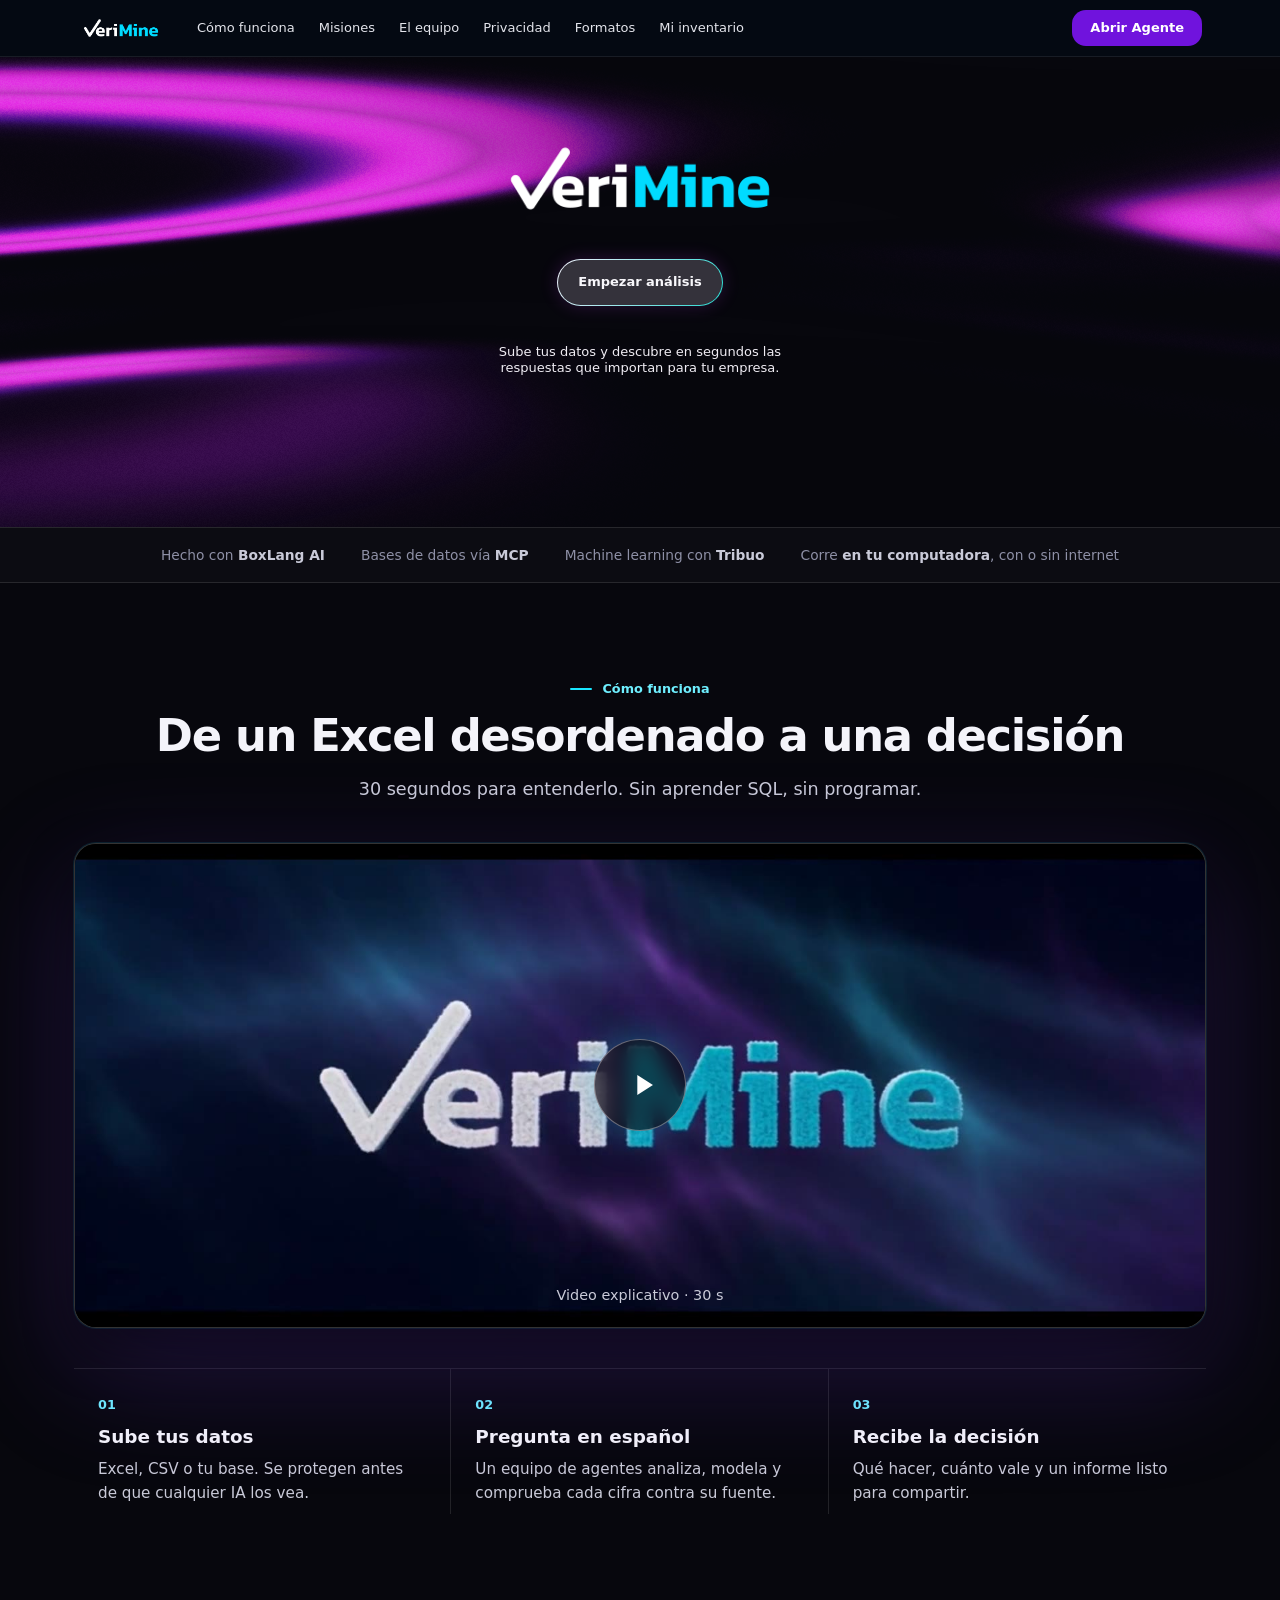
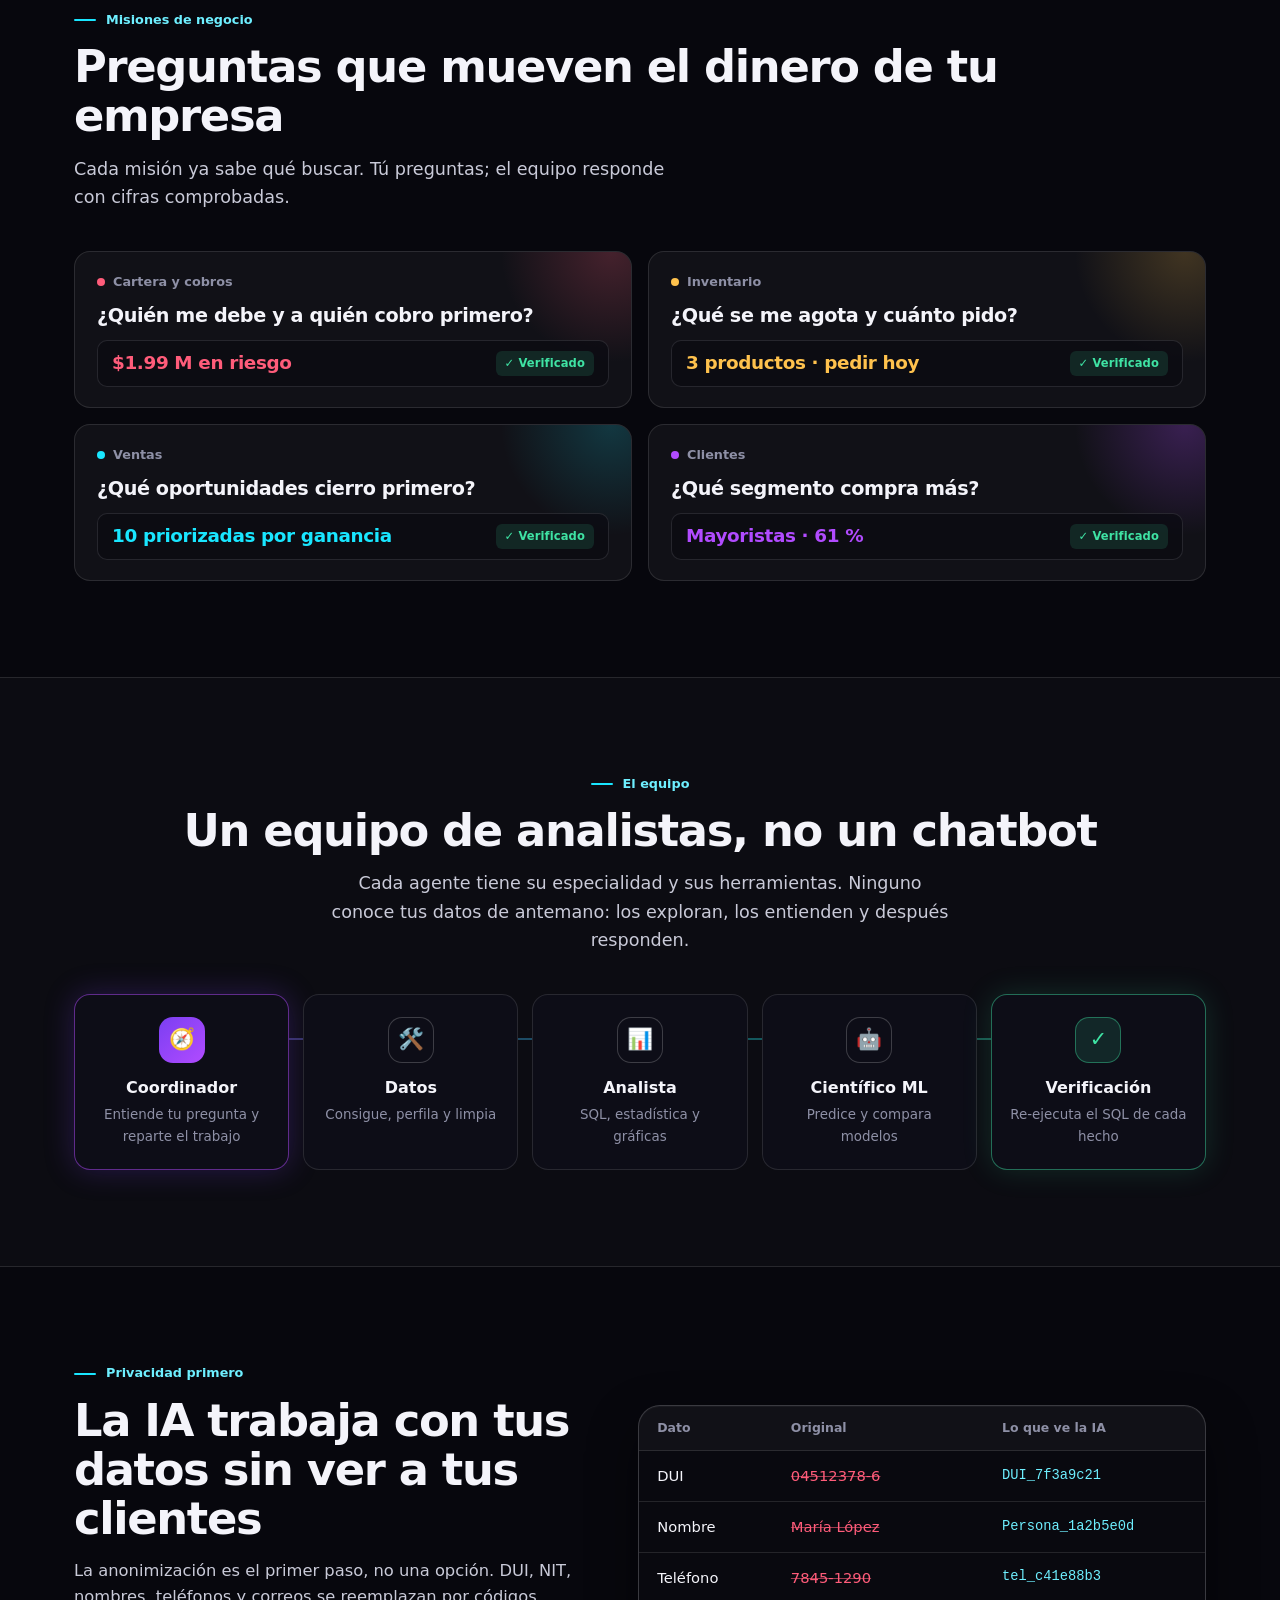
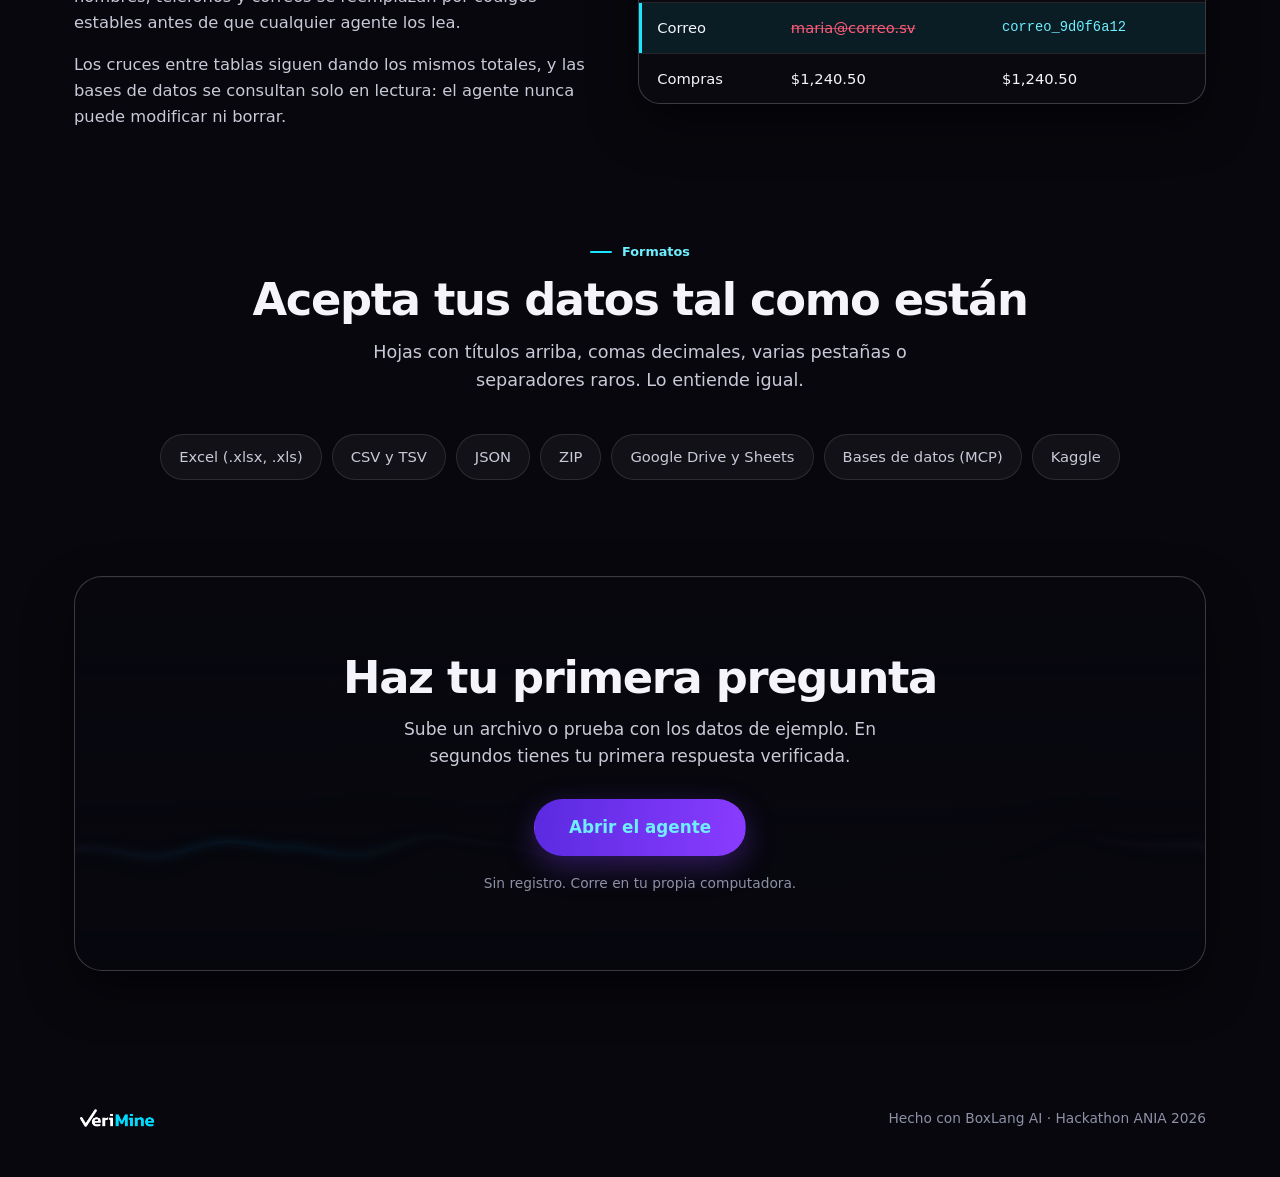
<file: data-miner/www/index.html>
<!doctype html>
<html lang="es">
<head>
<meta charset="utf-8"><meta name="viewport" content="width=device-width,initial-scale=1">
<title>VeriMine · Tu equipo de analistas de datos con IA</title>
<meta name="description" content="VeriMine: un equipo de agentes de IA que protege, limpia y analiza los datos de tu empresa y te entrega decisiones con cada cifra verificada.">
<link rel="icon" href="img/verimine.png">
<link rel="stylesheet" href="css/verimine.css">
<style>
  /* ===== Nav y hero (diseño de Ernesto: color-bends) ===== */
  body { font-size: 16px; line-height: 1.6 }
  .in { max-width: 1180px; margin: 0 auto; padding: 0 24px }
  @media (max-width: 600px) { .in { padding: 0 16px } }
  nav.top { position: sticky; top: 0; z-index: 10; background: rgba(5, 10, 19, .9); backdrop-filter: blur(12px); -webkit-backdrop-filter: blur(12px); border-bottom: 1px solid rgba(255, 255, 255, .08) }
  nav.top .in { display: flex; align-items: center; gap: 12px; height: 56px; padding: 0 28px }
  .logo-image { display: block; width: 86px; height: auto }
  .links { display: flex; gap: 2px; margin-left: 10px }
  .links a { padding: 6px 11px; border-radius: 8px; color: #e3e4eb; font-size: 13px; white-space: nowrap; font-weight: 500 }
  .links a:hover { background: rgba(255, 255, 255, .08); color: #fff }
  .nav-r { margin-left: auto; display: flex; align-items: center; gap: 10px }
  .nav-r .btn-ag { display: inline-flex; align-items: center; justify-content: center; min-width: 127px; padding: 8px 18px; border-radius: 14px; background: #7013dd; color: #fff; font-size: 13px; font-weight: 700; transition: filter .15s }
  .nav-r .btn-ag:hover { filter: brightness(1.12) }
  section[id] { scroll-margin-top: 64px }
  .hero { position: relative; isolation: isolate; min-height: 470px; padding: 69px 0 48px; overflow: hidden; background: var(--bg); text-align: center }
  .hero .in { position: relative; z-index: 1; display: block; max-width: none; padding: 0 24px }
  .color-bends { position: absolute; z-index: -1; inset: 0 0 auto; height: 470px; overflow: hidden; pointer-events: none;
    background: linear-gradient(157deg, transparent 25%, rgba(177, 52, 255, .22) 31%, rgba(203, 68, 255, .3) 34%, transparent 41%), linear-gradient(177deg, transparent 57%, rgba(170, 46, 255, .2) 62%, rgba(210, 56, 255, .3) 66%, transparent 73%) }
  .color-bends.is-active { background: none }
  .color-bends canvas { display: block; width: 100%; height: 100%; opacity: .9 }
  .hero-heading { margin: 0 }
  .hero-logo { display: block; width: min(300px, 76vw); height: auto; margin: 0 auto }
  .hero-cta { min-width: 150px; justify-content: center; margin-top: 28px; padding: 12px 20px !important; border: 1px solid transparent !important; border-radius: 24px !important;
    background: linear-gradient(#34323b, #34323b) padding-box, linear-gradient(120deg, #f7f3ff, #28dbd2) border-box !important; color: #f8f7fb !important; font-size: 13px !important; font-weight: 700 !important; box-shadow: 0 0 18px rgba(211, 74, 255, .18) !important }
  .hero-cta:hover { filter: brightness(1.15) }
  .hero-intro { max-width: 350px; margin: 38px auto 0; color: #f0edf4; font-size: 13px; line-height: 16px }
  @media (max-width: 700px) { .links { display: none } .hero { min-height: 0; padding: 60px 0 70px } }
  @media (max-width: 480px) { nav.top .in { padding: 0 16px } .hero .in { padding: 0 16px } }

  /* ===== Secciones ===== */
  .strip { border-block: 1px solid var(--linea); background: rgba(255, 255, 255, .02) }
  .strip .in { display: flex; flex-wrap: wrap; justify-content: center; gap: 8px 36px; padding: 16px 24px; font-size: .86rem; color: var(--mut) }
  .strip b { color: var(--txt-2); font-weight: 600 }
  section.s { padding: 96px 0 }
  @media (max-width: 640px) { section.s { padding: 64px 0 } }
  .kick { font-size: .8rem; font-weight: 700; color: var(--cian-txt); margin-bottom: 12px; display: flex; align-items: center; gap: 10px }
  .kick::before { content: ""; width: 22px; height: 2px; background: var(--cian); border-radius: 2px }
  h2 { margin: 0 0 14px; font-size: clamp(1.9rem, 3.6vw, 2.8rem); line-height: 1.1; letter-spacing: -.03em; font-weight: 900 }
  .s-lead { margin: 0 0 40px; color: var(--txt-2); font-size: 1.1rem; max-width: 620px }
  .center { text-align: center } .center .kick { justify-content: center } .center .s-lead { margin-inline: auto }
  .rv { opacity: 0; transform: translateY(14px); transition: opacity .6s ease, transform .6s ease }
  .rv.on { opacity: 1; transform: none }
  @media (prefers-reduced-motion: reduce) { .rv { opacity: 1; transform: none; transition: none } }

  /* Cómo funciona: el video */
  .video { position: relative; aspect-ratio: 1680 / 720; border-radius: var(--r-xl); overflow: hidden; border: 1px solid var(--linea-2); background: #000; box-shadow: var(--sombra), 0 0 0 1px rgba(25, 230, 255, .12), 0 40px 120px rgba(123, 63, 242, .25); isolation: isolate }
  .video video { position: absolute; inset: 0; width: 100%; height: 100%; display: block }
  .video .poster { position: absolute; inset: 0; display: grid; place-items: center; cursor: pointer; z-index: 1 }
  .video .poster .vm-aurora { z-index: 0 }
  .video .play { position: relative; z-index: 1; width: 92px; height: 92px; border-radius: 50%; display: grid; place-items: center; background: rgba(10, 10, 18, .6); border: 1px solid rgba(255, 255, 255, .35); backdrop-filter: blur(10px); box-shadow: 0 0 40px rgba(25, 230, 255, .35); transition: transform .2s, box-shadow .2s }
  .video .poster:hover .play { transform: scale(1.06); box-shadow: 0 0 60px rgba(25, 230, 255, .55) }
  .video .play svg { width: 34px; height: 34px; margin-left: 5px; fill: #fff }
  .video .poster span { position: absolute; bottom: 20px; left: 0; right: 0; text-align: center; z-index: 1; color: var(--txt-2); font-size: .9rem }
  .beats { display: grid; grid-template-columns: repeat(3, 1fr); margin-top: 40px; border-top: 1px solid var(--linea) }
  @media (max-width: 720px) { .beats { grid-template-columns: 1fr } }
  .beat { padding: 26px 24px 8px; border-right: 1px solid var(--linea) } .beat:last-child { border-right: 0 }
  @media (max-width: 720px) { .beat { border-right: 0; border-bottom: 1px solid var(--linea); padding: 20px 0 } }
  .beat .n { font-size: .8rem; color: var(--cian-txt); font-weight: 700 } .beat h3 { margin: 6px 0 6px; font-size: 1.15rem; font-weight: 700 } .beat p { margin: 0; color: var(--txt-2); font-size: .95rem }

  /* Misiones: bento con respuesta de ejemplo */
  .bento { display: grid; grid-template-columns: repeat(2, 1fr); gap: 16px }
  @media (max-width: 820px) { .bento { grid-template-columns: 1fr } }
  .mis { position: relative; padding: 20px 22px; border-radius: var(--r); border: 1px solid var(--linea); background: var(--vidrio); overflow: hidden; display: flex; flex-direction: column; gap: 12px; transition: border-color .2s, transform .2s }
  .mis:hover { border-color: rgba(25, 230, 255, .4); transform: translateY(-2px) }
  .mis::after { content: ""; position: absolute; width: 240px; height: 240px; right: -100px; top: -120px; border-radius: 50%; background: radial-gradient(circle, var(--tinte, rgba(123, 63, 242, .35)), transparent 65%); pointer-events: none }
  .mis .et { font-size: .8rem; color: var(--mut); font-weight: 600; display: flex; align-items: center; gap: 8px }
  .mis .et i { width: 8px; height: 8px; border-radius: 50%; background: var(--pt, var(--cian)) }
  .mis h3 { margin: 0; font-size: 1.2rem; line-height: 1.25; letter-spacing: -.02em; font-weight: 700; position: relative; z-index: 1 }
  .mis .resp { display: flex; align-items: center; gap: 12px; flex-wrap: wrap; padding: 10px 14px; border-radius: var(--r-sm); background: rgba(10, 10, 18, .7); border: 1px solid var(--linea); position: relative; z-index: 1 }
  .mis .resp b { font-size: 1.15rem; letter-spacing: -.02em; line-height: 1.2; color: var(--pt, var(--cian-txt)) }
  .mis .resp .vm-tag { margin-left: auto }

  /* Equipo: tubería con luz que viaja */
  .pipe { position: relative; display: grid; grid-template-columns: 1fr 1fr 1fr 1fr 1fr; gap: 14px; align-items: stretch; margin: 10px 0 0 }
  @media (max-width: 900px) { .pipe { grid-template-columns: 1fr 1fr } } @media (max-width: 520px) { .pipe { grid-template-columns: 1fr } }
  .pipe::before { content: ""; position: absolute; left: 6%; right: 6%; top: 44px; height: 2px; background: linear-gradient(90deg, var(--vio-2), var(--cian), var(--ok)); opacity: .35; z-index: 0 }
  .pipe::after { content: ""; position: absolute; left: 6%; top: 41px; width: 90px; height: 8px; border-radius: 4px; background: linear-gradient(90deg, transparent, #fff, transparent); filter: blur(1px); opacity: .9; animation: viaja 4s linear infinite; z-index: 0 }
  @keyframes viaja { from { left: 6% } to { left: 88% } }
  @media (max-width: 900px) { .pipe::before, .pipe::after { display: none } }
  .nodo { position: relative; z-index: 1; padding: 22px 18px; border-radius: var(--r); border: 1px solid var(--linea); background: var(--bg-2); text-align: center }
  .nodo .ico { width: 46px; height: 46px; margin: 0 auto 12px; border-radius: 14px; display: grid; place-items: center; font-size: 1.3rem; background: var(--bg-2); border: 1px solid var(--linea-2) }
  .nodo b { display: block; font-size: 1rem } .nodo span { display: block; font-size: .84rem; color: var(--mut); margin-top: 4px }
  .nodo.lead { border-color: rgba(177, 75, 255, .5); box-shadow: 0 0 30px rgba(123, 63, 242, .25) } .nodo.lead .ico { background: linear-gradient(135deg, var(--vio), var(--vio-2)); border: 0 }
  .nodo.ver { border-color: rgba(63, 227, 164, .45); box-shadow: 0 0 30px rgba(63, 227, 164, .15) } .nodo.ver .ico { background: var(--ok-bg); border-color: rgba(63, 227, 164, .4); color: var(--ok); font-weight: 900 }

  /* Privacidad: escáner */
  .priv { display: grid; grid-template-columns: 1fr 1.1fr; gap: 48px; align-items: center }
  @media (max-width: 900px) { .priv { grid-template-columns: 1fr; gap: 28px } }
  .priv p { color: var(--txt-2); margin: 0 0 16px; font-size: 1.02rem }
  .scan { position: relative; border-radius: var(--r-xl); border: 1px solid var(--linea-2); background: rgba(10, 10, 18, .7); overflow: hidden; box-shadow: var(--sombra) }
  .scan table { width: 100%; border-collapse: collapse; font-size: .92rem }
  .scan th { text-align: left; padding: 12px 18px; font-size: .78rem; color: var(--mut); font-weight: 600; border-bottom: 1px solid var(--linea); background: rgba(255, 255, 255, .03) }
  .scan td { padding: 13px 18px; border-bottom: 1px solid var(--linea) } .scan tr:last-child td { border-bottom: 0 }
  .scan td.x { color: var(--bad); text-decoration: line-through; text-decoration-color: rgba(255, 92, 122, .6) }
  .scan td.y { color: var(--cian-txt); font-family: var(--mono); font-size: .86rem }
  .scan tbody tr { transition: background .35s, box-shadow .35s }
  .scan tbody tr.on { background: rgba(25, 230, 255, .09); box-shadow: inset 3px 0 0 var(--cian) }
  @media (prefers-reduced-motion: reduce) { .pipe::after { animation: none } }

  /* Formatos */
  .fmts { display: flex; flex-wrap: wrap; gap: 10px; justify-content: center }
  .fmts span { display: inline-flex; align-items: center; gap: 8px; padding: 10px 18px; border-radius: var(--pill); border: 1px solid var(--linea); background: var(--vidrio); font-size: .92rem; color: var(--txt-2) }

  /* CTA final */
  .final { position: relative; isolation: isolate; border-radius: 28px; padding: 76px 32px; text-align: center; overflow: hidden; border: 1px solid var(--linea-2); background: rgba(10, 10, 18, .6); box-shadow: var(--sombra) }
  .final .vm-aurora { z-index: 0; opacity: .7 } .final .vm-aurora::after { background: linear-gradient(to bottom, rgba(7, 7, 13, .55), rgba(7, 7, 13, .25) 40%, rgba(7, 7, 13, .6)) } .final > *:not(.vm-aurora) { position: relative; z-index: 1 }
  .final p { margin: 0 auto 28px; max-width: 520px; color: var(--txt-2); font-size: 1.07rem }
  .final small { display: block; margin-top: 16px; color: var(--mut); font-size: .86rem }
  footer { padding: 36px 0 44px; color: var(--mut); font-size: .86rem }
  footer .in { display: flex; flex-wrap: wrap; gap: 12px 24px; align-items: center; justify-content: space-between }
</style>
</head>
<body>

<nav class="top"><div class="in">
  <a class="brand" href="#inicio" aria-label="VeriMine, inicio"><img class="logo-image" src="img/verimine.png" alt="VeriMine"></a>
  <div class="links">
    <a href="#como">Cómo funciona</a>
    <a href="#misiones">Misiones</a>
    <a href="#equipo">El equipo</a>
    <a href="#privacidad">Privacidad</a>
    <a href="#formatos">Formatos</a>
    <a href="tablero.html">Mi inventario</a>
  </div>
  <div class="nav-r"><a class="btn-ag" href="app.html">Abrir Agente</a></div>
</div></nav>

<header class="hero" id="inicio">
  <div class="color-bends" id="color-bends" aria-hidden="true"></div>
  <div class="in">
    <h1 class="hero-heading"><img class="hero-logo" src="img/verimine.png" alt="VeriMine"></h1>
    <a class="vm-btn hero-cta" href="app.html">Empezar análisis</a>
    <p class="hero-intro">Sube tus datos y descubre en segundos las respuestas que importan para tu empresa.</p>
  </div>
</header>

<div class="strip"><div class="in">
  <span>Hecho con <b>BoxLang AI</b></span>
  <span>Bases de datos vía <b>MCP</b></span>
  <span>Machine learning con <b>Tribuo</b></span>
  <span>Corre <b>en tu computadora</b>, con o sin internet</span>
</div></div>

<!-- Cómo funciona: el video de 30 s. Cuando esté listo, pon el archivo en www/video/verimine.mp4 -->
<section class="s" id="como"><div class="in">
  <div class="center"><div class="kick">Cómo funciona</div>
    <h2>De un Excel desordenado a una decisión</h2>
    <p class="s-lead">30 segundos para entenderlo. Sin aprender SQL, sin programar.</p></div>
  <div class="video rv" id="video">
    <video id="vid" playsinline preload="metadata" poster="video/poster.jpg" hidden></video>
    <div class="poster" id="poster" style="background:url(video/poster.jpg) center/cover">
      <div class="vm-aurora" data-aurora='{"color1":"#19e6ff","color2":"#b14bff","brightness":1.2,"speed":0.35,"bandHeight":0.5}'></div>
      <div class="play"><svg viewBox="0 0 24 24"><path d="M8 5v14l11-7z"/></svg></div>
      <span id="videoNota">Video explicativo · 30 s</span>
    </div>
  </div>
  <div class="beats">
    <div class="beat rv"><div class="n">01</div><h3>Sube tus datos</h3><p>Excel, CSV o tu base. Se protegen antes de que cualquier IA los vea.</p></div>
    <div class="beat rv"><div class="n">02</div><h3>Pregunta en español</h3><p>Un equipo de agentes analiza, modela y comprueba cada cifra contra su fuente.</p></div>
    <div class="beat rv"><div class="n">03</div><h3>Recibe la decisión</h3><p>Qué hacer, cuánto vale y un informe listo para compartir.</p></div>
  </div>
</div></section>

<section class="s" id="misiones" style="padding-top:0"><div class="in">
  <div class="kick">Misiones de negocio</div>
  <h2>Preguntas que mueven el dinero de tu empresa</h2>
  <p class="s-lead">Cada misión ya sabe qué buscar. Tú preguntas; el equipo responde con cifras comprobadas.</p>
  <div class="bento">
    <div class="mis rv" style="--pt:#ff5c7a;--tinte:rgba(255,92,122,.22)"><div class="et"><i></i>Cartera y cobros</div><h3>¿Quién me debe y a quién cobro primero?</h3>
      <div class="resp"><b>$1.99 M en riesgo</b><span class="vm-tag ok">✓ Verificado</span></div></div>
    <div class="mis rv" style="--pt:#ffc24d;--tinte:rgba(255,194,77,.2)"><div class="et"><i></i>Inventario</div><h3>¿Qué se me agota y cuánto pido?</h3>
      <div class="resp"><b>3 productos · pedir hoy</b><span class="vm-tag ok">✓ Verificado</span></div></div>
    <div class="mis rv" style="--pt:#19e6ff;--tinte:rgba(25,230,255,.18)"><div class="et"><i></i>Ventas</div><h3>¿Qué oportunidades cierro primero?</h3>
      <div class="resp"><b>10 priorizadas por ganancia</b><span class="vm-tag ok">✓ Verificado</span></div></div>
    <div class="mis rv" style="--pt:#b14bff;--tinte:rgba(177,75,255,.25)"><div class="et"><i></i>Clientes</div><h3>¿Qué segmento compra más?</h3>
      <div class="resp"><b>Mayoristas · 61 %</b><span class="vm-tag ok">✓ Verificado</span></div></div>
  </div>
</div></section>

<section class="s" id="equipo" style="background:rgba(255,255,255,.02);border-block:1px solid var(--linea)"><div class="in">
  <div class="center"><div class="kick">El equipo</div>
    <h2>Un equipo de analistas, no un chatbot</h2>
    <p class="s-lead">Cada agente tiene su especialidad y sus herramientas. Ninguno conoce tus datos de antemano: los exploran, los entienden y después responden.</p></div>
  <div class="pipe rv">
    <div class="nodo lead"><div class="ico">🧭</div><b>Coordinador</b><span>Entiende tu pregunta y reparte el trabajo</span></div>
    <div class="nodo"><div class="ico">🛠️</div><b>Datos</b><span>Consigue, perfila y limpia</span></div>
    <div class="nodo"><div class="ico">📊</div><b>Analista</b><span>SQL, estadística y gráficas</span></div>
    <div class="nodo"><div class="ico">🤖</div><b>Científico ML</b><span>Predice y compara modelos</span></div>
    <div class="nodo ver"><div class="ico">✓</div><b>Verificación</b><span>Re-ejecuta el SQL de cada hecho</span></div>
  </div>
</div></section>

<section class="s" id="privacidad"><div class="in priv">
  <div class="rv">
    <div class="kick">Privacidad primero</div>
    <h2>La IA trabaja con tus datos sin ver a tus clientes</h2>
    <p>La anonimización es el primer paso, no una opción. DUI, NIT, nombres, teléfonos y correos se reemplazan por códigos estables antes de que cualquier agente los lea.</p>
    <p>Los cruces entre tablas siguen dando los mismos totales, y las bases de datos se consultan solo en lectura: el agente nunca puede modificar ni borrar.</p>
  </div>
  <div class="scan rv">
    <table>
      <thead><tr><th>Dato</th><th>Original</th><th>Lo que ve la IA</th></tr></thead>
      <tbody>
        <tr><td>DUI</td><td class="x">04512378-6</td><td class="y">DUI_7f3a9c21</td></tr>
        <tr><td>Nombre</td><td class="x">María López</td><td class="y">Persona_1a2b5e0d</td></tr>
        <tr><td>Teléfono</td><td class="x">7845-1290</td><td class="y">tel_c41e88b3</td></tr>
        <tr><td>Correo</td><td class="x">maria@correo.sv</td><td class="y">correo_9d0f6a12</td></tr>
        <tr><td>Compras</td><td>$1,240.50</td><td>$1,240.50</td></tr>
      </tbody>
    </table>
  </div>
</div></section>

<section class="s center" id="formatos" style="padding-top:0"><div class="in">
  <div class="kick">Formatos</div>
  <h2>Acepta tus datos tal como están</h2>
  <p class="s-lead">Hojas con títulos arriba, comas decimales, varias pestañas o separadores raros. Lo entiende igual.</p>
  <div class="fmts rv">
    <span>Excel (.xlsx, .xls)</span><span>CSV y TSV</span><span>JSON</span><span>ZIP</span><span>Google Drive y Sheets</span><span>Bases de datos (MCP)</span><span>Kaggle</span>
  </div>
</div></section>

<section class="s" style="padding-top:0"><div class="in">
  <div class="final rv">
    <div class="vm-aurora" data-aurora='{"color1":"#19e6ff","color2":"#b14bff","brightness":0.55,"speed":0.35,"bandHeight":0.3}'></div>
    <h2>Haz tu primera pregunta</h2>
    <p>Sube un archivo o prueba con los datos de ejemplo. En segundos tienes tu primera respuesta verificada.</p>
    <a class="vm-btn pri" href="app.html" style="padding:14px 34px;font-size:1.05rem">Abrir el agente</a>
    <small>Sin registro. Corre en tu propia computadora.</small>
  </div>
</div></section>

<footer><div class="in">
  <img class="logo-image" src="img/verimine.png" alt="VeriMine">
  <div>Hecho con BoxLang AI · Hackathon ANIA 2026</div>
</div></footer>

<script>
  // Aparición suave al hacer scroll
  const io = 'IntersectionObserver' in window ? new IntersectionObserver(es => es.forEach(e => { if (e.isIntersecting) { e.target.classList.add('on'); io.unobserve(e.target); } }), { threshold: .12 }) : null;
  document.querySelectorAll('.rv').forEach(el => io ? io.observe(el) : el.classList.add('on'));
  // Privacidad: la fila resaltada recorre la tabla, como un cursor que revisa cada dato
  (() => { const filas = [...document.querySelectorAll('.scan tbody tr')]; let i = 0; if (!filas.length || matchMedia('(prefers-reduced-motion: reduce)').matches) return; setInterval(() => { filas.forEach((f, k) => f.classList.toggle('on', k === i)); i = (i + 1) % filas.length; }, 1300); })();
  // Video: si existe video/verimine.mp4 se reproduce al tocar el póster; si no, queda el póster con aurora
  (async () => {
    const vid = document.getElementById('vid'), poster = document.getElementById('poster'), nota = document.getElementById('videoNota');
    try {
      const r = await fetch('video/verimine.mp4', { method: 'HEAD' });
      if (!r.ok) { nota.textContent = 'Video explicativo · muy pronto'; return; }
      vid.src = 'video/verimine.mp4'; vid.controls = true; poster.querySelector('.vm-aurora').style.display = 'none';
      poster.onclick = () => { poster.hidden = true; vid.hidden = false; vid.play(); };
    } catch (e) { nota.textContent = 'Video explicativo · muy pronto'; }
  })();
</script>
<script src="js/aurora.js"></script>
<script src="js/color-bends.js"></script>
</body>
</html>
</file>
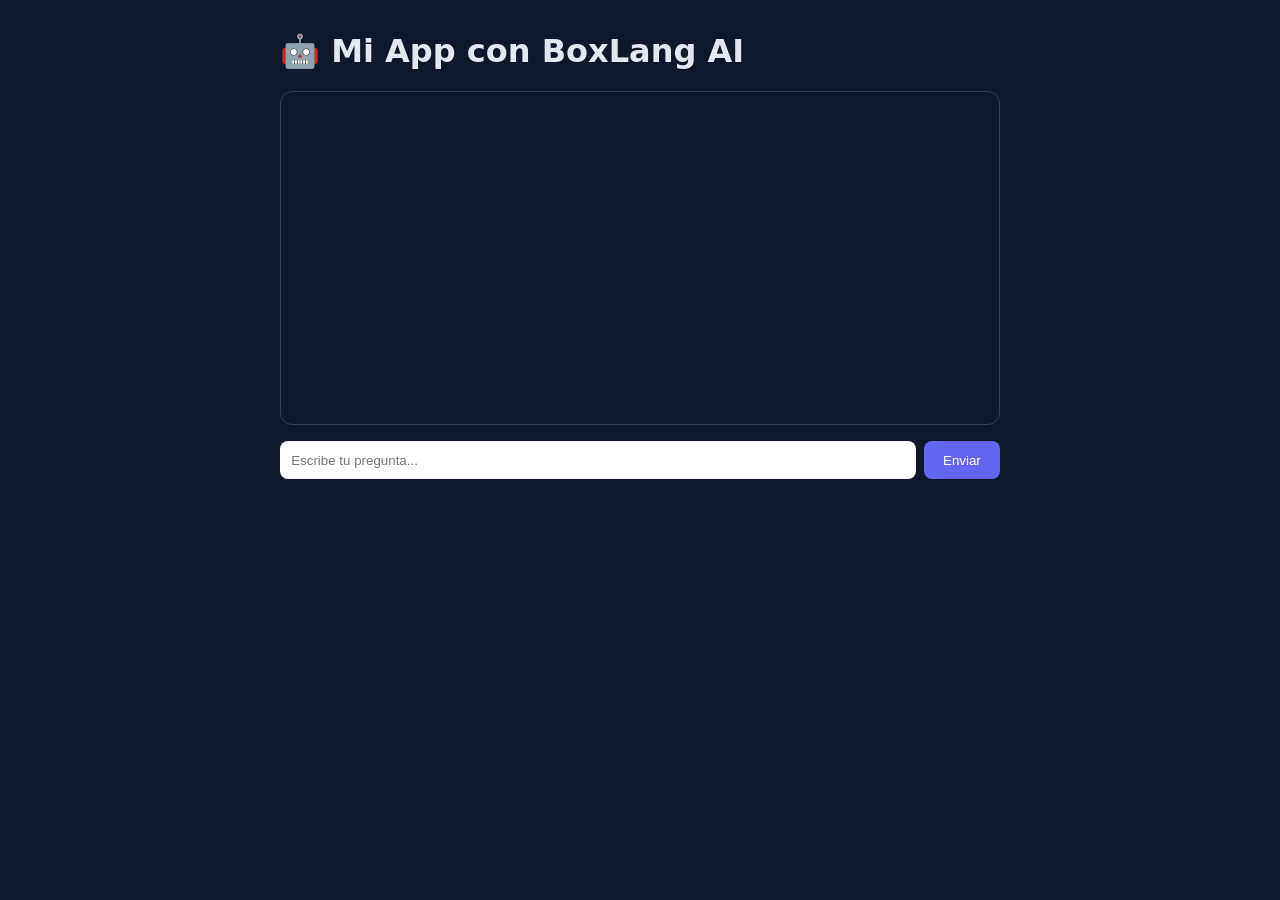
<file: starter/web/www/index.html>
<!doctype html>
<html lang="es">
<head>
<meta charset="utf-8"><meta name="viewport" content="width=device-width,initial-scale=1">
<title>Hackathon AI</title>
<style>
  body{font-family:system-ui,sans-serif;max-width:720px;margin:2rem auto;padding:0 1rem;background:#0f172a;color:#e2e8f0}
  #log{min-height:300px;border:1px solid #334155;border-radius:12px;padding:1rem;overflow:auto}
  .u{color:#93c5fd}.a{color:#86efac;white-space:pre-wrap}
  form{display:flex;gap:.5rem;margin-top:1rem} input{flex:1;padding:.7rem;border-radius:8px;border:0}
  button{padding:.7rem 1.2rem;border:0;border-radius:8px;background:#6366f1;color:#fff;cursor:pointer}
</style>
</head>
<body>
<h1>🤖 Mi App con BoxLang AI</h1>
<div id="log"></div>
<form id="f"><input id="m" placeholder="Escribe tu pregunta..." autocomplete="off"><button>Enviar</button></form>
<script>
const log = document.getElementById('log');
const add = (cls, txt) => { const p = document.createElement('p'); p.className = cls; p.textContent = txt; log.appendChild(p); log.scrollTop = log.scrollHeight; };
document.getElementById('f').onsubmit = async (e) => {
  e.preventDefault();
  const input = document.getElementById('m'); const message = input.value.trim(); if (!message) return;
  add('u', 'Tú: ' + message); input.value = '';
  const r = await fetch('/api/chat.bxm', { method: 'POST', headers: { 'Content-Type': 'application/json' }, body: JSON.stringify({ message }) });
  const data = await r.json();
  add('a', 'IA: ' + (data.reply ?? data.error));
};
</script>
</body>
</html>
</file>
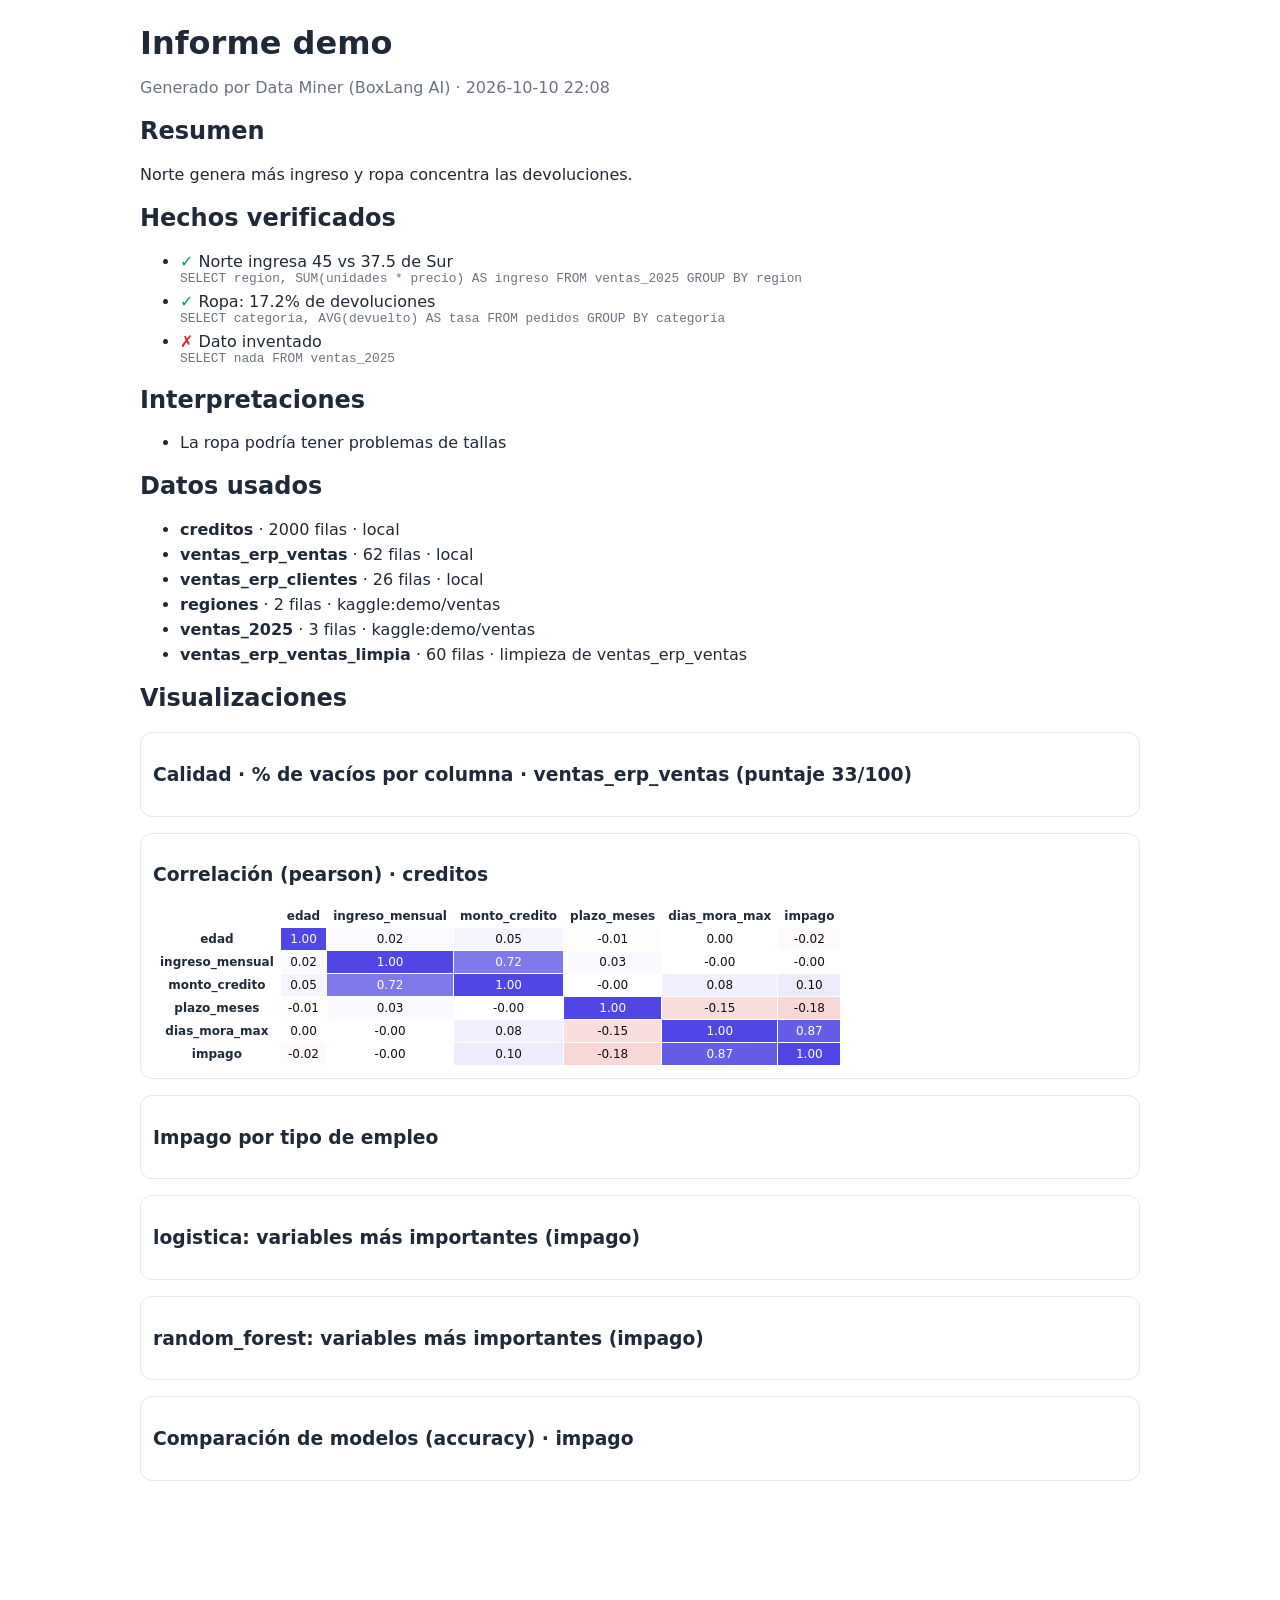
<file: data-miner/informe-demo.html>
<!doctype html><html lang="es"><head><meta charset="utf-8"><meta name="viewport" content="width=device-width,initial-scale=1">
<title>Informe demo</title>
<script>/*!
 * Chart.js v4.4.1
 * https://www.chartjs.org
 * (c) 2023 Chart.js Contributors
 * Released under the MIT License
 */
!function(t,e){"object"==typeof exports&&"undefined"!=typeof module?module.exports=e():"function"==typeof define&&define.amd?define(e):(t="undefined"!=typeof globalThis?globalThis:t||self).Chart=e()}(this,(function(){"use strict";var t=Object.freeze({__proto__:null,get Colors(){return Go},get Decimation(){return Qo},get Filler(){return ma},get Legend(){return ya},get SubTitle(){return ka},get Title(){return Ma},get Tooltip(){return Ba}});function e(){}const i=(()=>{let t=0;return()=>t++})();function s(t){return null==t}function n(t){if(Array.isArray&&Array.isArray(t))return!0;const e=Object.prototype.toString.call(t);return"[object"===e.slice(0,7)&&"Array]"===e.slice(-6)}function o(t){return null!==t&&"[object Object]"===Object.prototype.toString.call(t)}function a(t){return("number"==typeof t||t instanceof Number)&&isFinite(+t)}function r(t,e){return a(t)?t:e}function l(t,e){return void 0===t?e:t}const h=(t,e)=>"string"==typeof t&&t.endsWith("%")?parseFloat(t)/100:+t/e,c=(t,e)=>"string"==typeof t&&t.endsWith("%")?parseFloat(t)/100*e:+t;function d(t,e,i){if(t&&"function"==typeof t.call)return t.apply(i,e)}function u(t,e,i,s){let a,r,l;if(n(t))if(r=t.length,s)for(a=r-1;a>=0;a--)e.call(i,t[a],a);else for(a=0;a<r;a++)e.call(i,t[a],a);else if(o(t))for(l=Object.keys(t),r=l.length,a=0;a<r;a++)e.call(i,t[l[a]],l[a])}function f(t,e){let i,s,n,o;if(!t||!e||t.length!==e.length)return!1;for(i=0,s=t.length;i<s;++i)if(n=t[i],o=e[i],n.datasetIndex!==o.datasetIndex||n.index!==o.index)return!1;return!0}function g(t){if(n(t))return t.map(g);if(o(t)){const e=Object.create(null),i=Object.keys(t),s=i.length;let n=0;for(;n<s;++n)e[i[n]]=g(t[i[n]]);return e}return t}function p(t){return-1===["__proto__","prototype","constructor"].indexOf(t)}function m(t,e,i,s){if(!p(t))return;const n=e[t],a=i[t];o(n)&&o(a)?b(n,a,s):e[t]=g(a)}function b(t,e,i){const s=n(e)?e:[e],a=s.length;if(!o(t))return t;const r=(i=i||{}).merger||m;let l;for(let e=0;e<a;++e){if(l=s[e],!o(l))continue;const n=Object.keys(l);for(let e=0,s=n.length;e<s;++e)r(n[e],t,l,i)}return t}function x(t,e){return b(t,e,{merger:_})}function _(t,e,i){if(!p(t))return;const s=e[t],n=i[t];o(s)&&o(n)?x(s,n):Object.prototype.hasOwnProperty.call(e,t)||(e[t]=g(n))}const y={"":t=>t,x:t=>t.x,y:t=>t.y};function v(t){const e=t.split("."),i=[];let s="";for(const t of e)s+=t,s.endsWith("\\")?s=s.slice(0,-1)+".":(i.push(s),s="");return i}function M(t,e){const i=y[e]||(y[e]=function(t){const e=v(t);return t=>{for(const i of e){if(""===i)break;t=t&&t[i]}return t}}(e));return i(t)}function w(t){return t.charAt(0).toUpperCase()+t.slice(1)}const k=t=>void 0!==t,S=t=>"function"==typeof t,P=(t,e)=>{if(t.size!==e.size)return!1;for(const i of t)if(!e.has(i))return!1;return!0};function D(t){return"mouseup"===t.type||"click"===t.type||"contextmenu"===t.type}const C=Math.PI,O=2*C,A=O+C,T=Number.POSITIVE_INFINITY,L=C/180,E=C/2,R=C/4,I=2*C/3,z=Math.log10,F=Math.sign;function V(t,e,i){return Math.abs(t-e)<i}function B(t){const e=Math.round(t);t=V(t,e,t/1e3)?e:t;const i=Math.pow(10,Math.floor(z(t))),s=t/i;return(s<=1?1:s<=2?2:s<=5?5:10)*i}function W(t){const e=[],i=Math.sqrt(t);let s;for(s=1;s<i;s++)t%s==0&&(e.push(s),e.push(t/s));return i===(0|i)&&e.push(i),e.sort(((t,e)=>t-e)).pop(),e}function N(t){return!isNaN(parseFloat(t))&&isFinite(t)}function H(t,e){const i=Math.round(t);return i-e<=t&&i+e>=t}function j(t,e,i){let s,n,o;for(s=0,n=t.length;s<n;s++)o=t[s][i],isNaN(o)||(e.min=Math.min(e.min,o),e.max=Math.max(e.max,o))}function $(t){return t*(C/180)}function Y(t){return t*(180/C)}function U(t){if(!a(t))return;let e=1,i=0;for(;Math.round(t*e)/e!==t;)e*=10,i++;return i}function X(t,e){const i=e.x-t.x,s=e.y-t.y,n=Math.sqrt(i*i+s*s);let o=Math.atan2(s,i);return o<-.5*C&&(o+=O),{angle:o,distance:n}}function q(t,e){return Math.sqrt(Math.pow(e.x-t.x,2)+Math.pow(e.y-t.y,2))}function K(t,e){return(t-e+A)%O-C}function G(t){return(t%O+O)%O}function Z(t,e,i,s){const n=G(t),o=G(e),a=G(i),r=G(o-n),l=G(a-n),h=G(n-o),c=G(n-a);return n===o||n===a||s&&o===a||r>l&&h<c}function J(t,e,i){return Math.max(e,Math.min(i,t))}function Q(t){return J(t,-32768,32767)}function tt(t,e,i,s=1e-6){return t>=Math.min(e,i)-s&&t<=Math.max(e,i)+s}function et(t,e,i){i=i||(i=>t[i]<e);let s,n=t.length-1,o=0;for(;n-o>1;)s=o+n>>1,i(s)?o=s:n=s;return{lo:o,hi:n}}const it=(t,e,i,s)=>et(t,i,s?s=>{const n=t[s][e];return n<i||n===i&&t[s+1][e]===i}:s=>t[s][e]<i),st=(t,e,i)=>et(t,i,(s=>t[s][e]>=i));function nt(t,e,i){let s=0,n=t.length;for(;s<n&&t[s]<e;)s++;for(;n>s&&t[n-1]>i;)n--;return s>0||n<t.length?t.slice(s,n):t}const ot=["push","pop","shift","splice","unshift"];function at(t,e){t._chartjs?t._chartjs.listeners.push(e):(Object.defineProperty(t,"_chartjs",{configurable:!0,enumerable:!1,value:{listeners:[e]}}),ot.forEach((e=>{const i="_onData"+w(e),s=t[e];Object.defineProperty(t,e,{configurable:!0,enumerable:!1,value(...e){const n=s.apply(this,e);return t._chartjs.listeners.forEach((t=>{"function"==typeof t[i]&&t[i](...e)})),n}})})))}function rt(t,e){const i=t._chartjs;if(!i)return;const s=i.listeners,n=s.indexOf(e);-1!==n&&s.splice(n,1),s.length>0||(ot.forEach((e=>{delete t[e]})),delete t._chartjs)}function lt(t){const e=new Set(t);return e.size===t.length?t:Array.from(e)}const ht="undefined"==typeof window?function(t){return t()}:window.requestAnimationFrame;function ct(t,e){let i=[],s=!1;return function(...n){i=n,s||(s=!0,ht.call(window,(()=>{s=!1,t.apply(e,i)})))}}function dt(t,e){let i;return function(...s){return e?(clearTimeout(i),i=setTimeout(t,e,s)):t.apply(this,s),e}}const ut=t=>"start"===t?"left":"end"===t?"right":"center",ft=(t,e,i)=>"start"===t?e:"end"===t?i:(e+i)/2,gt=(t,e,i,s)=>t===(s?"left":"right")?i:"center"===t?(e+i)/2:e;function pt(t,e,i){const s=e.length;let n=0,o=s;if(t._sorted){const{iScale:a,_parsed:r}=t,l=a.axis,{min:h,max:c,minDefined:d,maxDefined:u}=a.getUserBounds();d&&(n=J(Math.min(it(r,l,h).lo,i?s:it(e,l,a.getPixelForValue(h)).lo),0,s-1)),o=u?J(Math.max(it(r,a.axis,c,!0).hi+1,i?0:it(e,l,a.getPixelForValue(c),!0).hi+1),n,s)-n:s-n}return{start:n,count:o}}function mt(t){const{xScale:e,yScale:i,_scaleRanges:s}=t,n={xmin:e.min,xmax:e.max,ymin:i.min,ymax:i.max};if(!s)return t._scaleRanges=n,!0;const o=s.xmin!==e.min||s.xmax!==e.max||s.ymin!==i.min||s.ymax!==i.max;return Object.assign(s,n),o}class bt{constructor(){this._request=null,this._charts=new Map,this._running=!1,this._lastDate=void 0}_notify(t,e,i,s){const n=e.listeners[s],o=e.duration;n.forEach((s=>s({chart:t,initial:e.initial,numSteps:o,currentStep:Math.min(i-e.start,o)})))}_refresh(){this._request||(this._running=!0,this._request=ht.call(window,(()=>{this._update(),this._request=null,this._running&&this._refresh()})))}_update(t=Date.now()){let e=0;this._charts.forEach(((i,s)=>{if(!i.running||!i.items.length)return;const n=i.items;let o,a=n.length-1,r=!1;for(;a>=0;--a)o=n[a],o._active?(o._total>i.duration&&(i.duration=o._total),o.tick(t),r=!0):(n[a]=n[n.length-1],n.pop());r&&(s.draw(),this._notify(s,i,t,"progress")),n.length||(i.running=!1,this._notify(s,i,t,"complete"),i.initial=!1),e+=n.length})),this._lastDate=t,0===e&&(this._running=!1)}_getAnims(t){const e=this._charts;let i=e.get(t);return i||(i={running:!1,initial:!0,items:[],listeners:{complete:[],progress:[]}},e.set(t,i)),i}listen(t,e,i){this._getAnims(t).listeners[e].push(i)}add(t,e){e&&e.length&&this._getAnims(t).items.push(...e)}has(t){return this._getAnims(t).items.length>0}start(t){const e=this._charts.get(t);e&&(e.running=!0,e.start=Date.now(),e.duration=e.items.reduce(((t,e)=>Math.max(t,e._duration)),0),this._refresh())}running(t){if(!this._running)return!1;const e=this._charts.get(t);return!!(e&&e.running&&e.items.length)}stop(t){const e=this._charts.get(t);if(!e||!e.items.length)return;const i=e.items;let s=i.length-1;for(;s>=0;--s)i[s].cancel();e.items=[],this._notify(t,e,Date.now(),"complete")}remove(t){return this._charts.delete(t)}}var xt=new bt;
/*!
 * @kurkle/color v0.3.2
 * https://github.com/kurkle/color#readme
 * (c) 2023 Jukka Kurkela
 * Released under the MIT License
 */function _t(t){return t+.5|0}const yt=(t,e,i)=>Math.max(Math.min(t,i),e);function vt(t){return yt(_t(2.55*t),0,255)}function Mt(t){return yt(_t(255*t),0,255)}function wt(t){return yt(_t(t/2.55)/100,0,1)}function kt(t){return yt(_t(100*t),0,100)}const St={0:0,1:1,2:2,3:3,4:4,5:5,6:6,7:7,8:8,9:9,A:10,B:11,C:12,D:13,E:14,F:15,a:10,b:11,c:12,d:13,e:14,f:15},Pt=[..."0123456789ABCDEF"],Dt=t=>Pt[15&t],Ct=t=>Pt[(240&t)>>4]+Pt[15&t],Ot=t=>(240&t)>>4==(15&t);function At(t){var e=(t=>Ot(t.r)&&Ot(t.g)&&Ot(t.b)&&Ot(t.a))(t)?Dt:Ct;return t?"#"+e(t.r)+e(t.g)+e(t.b)+((t,e)=>t<255?e(t):"")(t.a,e):void 0}const Tt=/^(hsla?|hwb|hsv)\(\s*([-+.e\d]+)(?:deg)?[\s,]+([-+.e\d]+)%[\s,]+([-+.e\d]+)%(?:[\s,]+([-+.e\d]+)(%)?)?\s*\)$/;function Lt(t,e,i){const s=e*Math.min(i,1-i),n=(e,n=(e+t/30)%12)=>i-s*Math.max(Math.min(n-3,9-n,1),-1);return[n(0),n(8),n(4)]}function Et(t,e,i){const s=(s,n=(s+t/60)%6)=>i-i*e*Math.max(Math.min(n,4-n,1),0);return[s(5),s(3),s(1)]}function Rt(t,e,i){const s=Lt(t,1,.5);let n;for(e+i>1&&(n=1/(e+i),e*=n,i*=n),n=0;n<3;n++)s[n]*=1-e-i,s[n]+=e;return s}function It(t){const e=t.r/255,i=t.g/255,s=t.b/255,n=Math.max(e,i,s),o=Math.min(e,i,s),a=(n+o)/2;let r,l,h;return n!==o&&(h=n-o,l=a>.5?h/(2-n-o):h/(n+o),r=function(t,e,i,s,n){return t===n?(e-i)/s+(e<i?6:0):e===n?(i-t)/s+2:(t-e)/s+4}(e,i,s,h,n),r=60*r+.5),[0|r,l||0,a]}function zt(t,e,i,s){return(Array.isArray(e)?t(e[0],e[1],e[2]):t(e,i,s)).map(Mt)}function Ft(t,e,i){return zt(Lt,t,e,i)}function Vt(t){return(t%360+360)%360}function Bt(t){const e=Tt.exec(t);let i,s=255;if(!e)return;e[5]!==i&&(s=e[6]?vt(+e[5]):Mt(+e[5]));const n=Vt(+e[2]),o=+e[3]/100,a=+e[4]/100;return i="hwb"===e[1]?function(t,e,i){return zt(Rt,t,e,i)}(n,o,a):"hsv"===e[1]?function(t,e,i){return zt(Et,t,e,i)}(n,o,a):Ft(n,o,a),{r:i[0],g:i[1],b:i[2],a:s}}const Wt={x:"dark",Z:"light",Y:"re",X:"blu",W:"gr",V:"medium",U:"slate",A:"ee",T:"ol",S:"or",B:"ra",C:"lateg",D:"ights",R:"in",Q:"turquois",E:"hi",P:"ro",O:"al",N:"le",M:"de",L:"yello",F:"en",K:"ch",G:"arks",H:"ea",I:"ightg",J:"wh"},Nt={OiceXe:"f0f8ff",antiquewEte:"faebd7",aqua:"ffff",aquamarRe:"7fffd4",azuY:"f0ffff",beige:"f5f5dc",bisque:"ffe4c4",black:"0",blanKedOmond:"ffebcd",Xe:"ff",XeviTet:"8a2be2",bPwn:"a52a2a",burlywood:"deb887",caMtXe:"5f9ea0",KartYuse:"7fff00",KocTate:"d2691e",cSO:"ff7f50",cSnflowerXe:"6495ed",cSnsilk:"fff8dc",crimson:"dc143c",cyan:"ffff",xXe:"8b",xcyan:"8b8b",xgTMnPd:"b8860b",xWay:"a9a9a9",xgYF:"6400",xgYy:"a9a9a9",xkhaki:"bdb76b",xmagFta:"8b008b",xTivegYF:"556b2f",xSange:"ff8c00",xScEd:"9932cc",xYd:"8b0000",xsOmon:"e9967a",xsHgYF:"8fbc8f",xUXe:"483d8b",xUWay:"2f4f4f",xUgYy:"2f4f4f",xQe:"ced1",xviTet:"9400d3",dAppRk:"ff1493",dApskyXe:"bfff",dimWay:"696969",dimgYy:"696969",dodgerXe:"1e90ff",fiYbrick:"b22222",flSOwEte:"fffaf0",foYstWAn:"228b22",fuKsia:"ff00ff",gaRsbSo:"dcdcdc",ghostwEte:"f8f8ff",gTd:"ffd700",gTMnPd:"daa520",Way:"808080",gYF:"8000",gYFLw:"adff2f",gYy:"808080",honeyMw:"f0fff0",hotpRk:"ff69b4",RdianYd:"cd5c5c",Rdigo:"4b0082",ivSy:"fffff0",khaki:"f0e68c",lavFMr:"e6e6fa",lavFMrXsh:"fff0f5",lawngYF:"7cfc00",NmoncEffon:"fffacd",ZXe:"add8e6",ZcSO:"f08080",Zcyan:"e0ffff",ZgTMnPdLw:"fafad2",ZWay:"d3d3d3",ZgYF:"90ee90",ZgYy:"d3d3d3",ZpRk:"ffb6c1",ZsOmon:"ffa07a",ZsHgYF:"20b2aa",ZskyXe:"87cefa",ZUWay:"778899",ZUgYy:"778899",ZstAlXe:"b0c4de",ZLw:"ffffe0",lime:"ff00",limegYF:"32cd32",lRF:"faf0e6",magFta:"ff00ff",maPon:"800000",VaquamarRe:"66cdaa",VXe:"cd",VScEd:"ba55d3",VpurpN:"9370db",VsHgYF:"3cb371",VUXe:"7b68ee",VsprRggYF:"fa9a",VQe:"48d1cc",VviTetYd:"c71585",midnightXe:"191970",mRtcYam:"f5fffa",mistyPse:"ffe4e1",moccasR:"ffe4b5",navajowEte:"ffdead",navy:"80",Tdlace:"fdf5e6",Tive:"808000",TivedBb:"6b8e23",Sange:"ffa500",SangeYd:"ff4500",ScEd:"da70d6",pOegTMnPd:"eee8aa",pOegYF:"98fb98",pOeQe:"afeeee",pOeviTetYd:"db7093",papayawEp:"ffefd5",pHKpuff:"ffdab9",peru:"cd853f",pRk:"ffc0cb",plum:"dda0dd",powMrXe:"b0e0e6",purpN:"800080",YbeccapurpN:"663399",Yd:"ff0000",Psybrown:"bc8f8f",PyOXe:"4169e1",saddNbPwn:"8b4513",sOmon:"fa8072",sandybPwn:"f4a460",sHgYF:"2e8b57",sHshell:"fff5ee",siFna:"a0522d",silver:"c0c0c0",skyXe:"87ceeb",UXe:"6a5acd",UWay:"708090",UgYy:"708090",snow:"fffafa",sprRggYF:"ff7f",stAlXe:"4682b4",tan:"d2b48c",teO:"8080",tEstN:"d8bfd8",tomato:"ff6347",Qe:"40e0d0",viTet:"ee82ee",JHt:"f5deb3",wEte:"ffffff",wEtesmoke:"f5f5f5",Lw:"ffff00",LwgYF:"9acd32"};let Ht;function jt(t){Ht||(Ht=function(){const t={},e=Object.keys(Nt),i=Object.keys(Wt);let s,n,o,a,r;for(s=0;s<e.length;s++){for(a=r=e[s],n=0;n<i.length;n++)o=i[n],r=r.replace(o,Wt[o]);o=parseInt(Nt[a],16),t[r]=[o>>16&255,o>>8&255,255&o]}return t}(),Ht.transparent=[0,0,0,0]);const e=Ht[t.toLowerCase()];return e&&{r:e[0],g:e[1],b:e[2],a:4===e.length?e[3]:255}}const $t=/^rgba?\(\s*([-+.\d]+)(%)?[\s,]+([-+.e\d]+)(%)?[\s,]+([-+.e\d]+)(%)?(?:[\s,/]+([-+.e\d]+)(%)?)?\s*\)$/;const Yt=t=>t<=.0031308?12.92*t:1.055*Math.pow(t,1/2.4)-.055,Ut=t=>t<=.04045?t/12.92:Math.pow((t+.055)/1.055,2.4);function Xt(t,e,i){if(t){let s=It(t);s[e]=Math.max(0,Math.min(s[e]+s[e]*i,0===e?360:1)),s=Ft(s),t.r=s[0],t.g=s[1],t.b=s[2]}}function qt(t,e){return t?Object.assign(e||{},t):t}function Kt(t){var e={r:0,g:0,b:0,a:255};return Array.isArray(t)?t.length>=3&&(e={r:t[0],g:t[1],b:t[2],a:255},t.length>3&&(e.a=Mt(t[3]))):(e=qt(t,{r:0,g:0,b:0,a:1})).a=Mt(e.a),e}function Gt(t){return"r"===t.charAt(0)?function(t){const e=$t.exec(t);let i,s,n,o=255;if(e){if(e[7]!==i){const t=+e[7];o=e[8]?vt(t):yt(255*t,0,255)}return i=+e[1],s=+e[3],n=+e[5],i=255&(e[2]?vt(i):yt(i,0,255)),s=255&(e[4]?vt(s):yt(s,0,255)),n=255&(e[6]?vt(n):yt(n,0,255)),{r:i,g:s,b:n,a:o}}}(t):Bt(t)}class Zt{constructor(t){if(t instanceof Zt)return t;const e=typeof t;let i;var s,n,o;"object"===e?i=Kt(t):"string"===e&&(o=(s=t).length,"#"===s[0]&&(4===o||5===o?n={r:255&17*St[s[1]],g:255&17*St[s[2]],b:255&17*St[s[3]],a:5===o?17*St[s[4]]:255}:7!==o&&9!==o||(n={r:St[s[1]]<<4|St[s[2]],g:St[s[3]]<<4|St[s[4]],b:St[s[5]]<<4|St[s[6]],a:9===o?St[s[7]]<<4|St[s[8]]:255})),i=n||jt(t)||Gt(t)),this._rgb=i,this._valid=!!i}get valid(){return this._valid}get rgb(){var t=qt(this._rgb);return t&&(t.a=wt(t.a)),t}set rgb(t){this._rgb=Kt(t)}rgbString(){return this._valid?(t=this._rgb)&&(t.a<255?`rgba(${t.r}, ${t.g}, ${t.b}, ${wt(t.a)})`:`rgb(${t.r}, ${t.g}, ${t.b})`):void 0;var t}hexString(){return this._valid?At(this._rgb):void 0}hslString(){return this._valid?function(t){if(!t)return;const e=It(t),i=e[0],s=kt(e[1]),n=kt(e[2]);return t.a<255?`hsla(${i}, ${s}%, ${n}%, ${wt(t.a)})`:`hsl(${i}, ${s}%, ${n}%)`}(this._rgb):void 0}mix(t,e){if(t){const i=this.rgb,s=t.rgb;let n;const o=e===n?.5:e,a=2*o-1,r=i.a-s.a,l=((a*r==-1?a:(a+r)/(1+a*r))+1)/2;n=1-l,i.r=255&l*i.r+n*s.r+.5,i.g=255&l*i.g+n*s.g+.5,i.b=255&l*i.b+n*s.b+.5,i.a=o*i.a+(1-o)*s.a,this.rgb=i}return this}interpolate(t,e){return t&&(this._rgb=function(t,e,i){const s=Ut(wt(t.r)),n=Ut(wt(t.g)),o=Ut(wt(t.b));return{r:Mt(Yt(s+i*(Ut(wt(e.r))-s))),g:Mt(Yt(n+i*(Ut(wt(e.g))-n))),b:Mt(Yt(o+i*(Ut(wt(e.b))-o))),a:t.a+i*(e.a-t.a)}}(this._rgb,t._rgb,e)),this}clone(){return new Zt(this.rgb)}alpha(t){return this._rgb.a=Mt(t),this}clearer(t){return this._rgb.a*=1-t,this}greyscale(){const t=this._rgb,e=_t(.3*t.r+.59*t.g+.11*t.b);return t.r=t.g=t.b=e,this}opaquer(t){return this._rgb.a*=1+t,this}negate(){const t=this._rgb;return t.r=255-t.r,t.g=255-t.g,t.b=255-t.b,this}lighten(t){return Xt(this._rgb,2,t),this}darken(t){return Xt(this._rgb,2,-t),this}saturate(t){return Xt(this._rgb,1,t),this}desaturate(t){return Xt(this._rgb,1,-t),this}rotate(t){return function(t,e){var i=It(t);i[0]=Vt(i[0]+e),i=Ft(i),t.r=i[0],t.g=i[1],t.b=i[2]}(this._rgb,t),this}}function Jt(t){if(t&&"object"==typeof t){const e=t.toString();return"[object CanvasPattern]"===e||"[object CanvasGradient]"===e}return!1}function Qt(t){return Jt(t)?t:new Zt(t)}function te(t){return Jt(t)?t:new Zt(t).saturate(.5).darken(.1).hexString()}const ee=["x","y","borderWidth","radius","tension"],ie=["color","borderColor","backgroundColor"];const se=new Map;function ne(t,e,i){return function(t,e){e=e||{};const i=t+JSON.stringify(e);let s=se.get(i);return s||(s=new Intl.NumberFormat(t,e),se.set(i,s)),s}(e,i).format(t)}const oe={values:t=>n(t)?t:""+t,numeric(t,e,i){if(0===t)return"0";const s=this.chart.options.locale;let n,o=t;if(i.length>1){const e=Math.max(Math.abs(i[0].value),Math.abs(i[i.length-1].value));(e<1e-4||e>1e15)&&(n="scientific"),o=function(t,e){let i=e.length>3?e[2].value-e[1].value:e[1].value-e[0].value;Math.abs(i)>=1&&t!==Math.floor(t)&&(i=t-Math.floor(t));return i}(t,i)}const a=z(Math.abs(o)),r=isNaN(a)?1:Math.max(Math.min(-1*Math.floor(a),20),0),l={notation:n,minimumFractionDigits:r,maximumFractionDigits:r};return Object.assign(l,this.options.ticks.format),ne(t,s,l)},logarithmic(t,e,i){if(0===t)return"0";const s=i[e].significand||t/Math.pow(10,Math.floor(z(t)));return[1,2,3,5,10,15].includes(s)||e>.8*i.length?oe.numeric.call(this,t,e,i):""}};var ae={formatters:oe};const re=Object.create(null),le=Object.create(null);function he(t,e){if(!e)return t;const i=e.split(".");for(let e=0,s=i.length;e<s;++e){const s=i[e];t=t[s]||(t[s]=Object.create(null))}return t}function ce(t,e,i){return"string"==typeof e?b(he(t,e),i):b(he(t,""),e)}class de{constructor(t,e){this.animation=void 0,this.backgroundColor="rgba(0,0,0,0.1)",this.borderColor="rgba(0,0,0,0.1)",this.color="#666",this.datasets={},this.devicePixelRatio=t=>t.chart.platform.getDevicePixelRatio(),this.elements={},this.events=["mousemove","mouseout","click","touchstart","touchmove"],this.font={family:"'Helvetica Neue', 'Helvetica', 'Arial', sans-serif",size:12,style:"normal",lineHeight:1.2,weight:null},this.hover={},this.hoverBackgroundColor=(t,e)=>te(e.backgroundColor),this.hoverBorderColor=(t,e)=>te(e.borderColor),this.hoverColor=(t,e)=>te(e.color),this.indexAxis="x",this.interaction={mode:"nearest",intersect:!0,includeInvisible:!1},this.maintainAspectRatio=!0,this.onHover=null,this.onClick=null,this.parsing=!0,this.plugins={},this.responsive=!0,this.scale=void 0,this.scales={},this.showLine=!0,this.drawActiveElementsOnTop=!0,this.describe(t),this.apply(e)}set(t,e){return ce(this,t,e)}get(t){return he(this,t)}describe(t,e){return ce(le,t,e)}override(t,e){return ce(re,t,e)}route(t,e,i,s){const n=he(this,t),a=he(this,i),r="_"+e;Object.defineProperties(n,{[r]:{value:n[e],writable:!0},[e]:{enumerable:!0,get(){const t=this[r],e=a[s];return o(t)?Object.assign({},e,t):l(t,e)},set(t){this[r]=t}}})}apply(t){t.forEach((t=>t(this)))}}var ue=new de({_scriptable:t=>!t.startsWith("on"),_indexable:t=>"events"!==t,hover:{_fallback:"interaction"},interaction:{_scriptable:!1,_indexable:!1}},[function(t){t.set("animation",{delay:void 0,duration:1e3,easing:"easeOutQuart",fn:void 0,from:void 0,loop:void 0,to:void 0,type:void 0}),t.describe("animation",{_fallback:!1,_indexable:!1,_scriptable:t=>"onProgress"!==t&&"onComplete"!==t&&"fn"!==t}),t.set("animations",{colors:{type:"color",properties:ie},numbers:{type:"number",properties:ee}}),t.describe("animations",{_fallback:"animation"}),t.set("transitions",{active:{animation:{duration:400}},resize:{animation:{duration:0}},show:{animations:{colors:{from:"transparent"},visible:{type:"boolean",duration:0}}},hide:{animations:{colors:{to:"transparent"},visible:{type:"boolean",easing:"linear",fn:t=>0|t}}}})},function(t){t.set("layout",{autoPadding:!0,padding:{top:0,right:0,bottom:0,left:0}})},function(t){t.set("scale",{display:!0,offset:!1,reverse:!1,beginAtZero:!1,bounds:"ticks",clip:!0,grace:0,grid:{display:!0,lineWidth:1,drawOnChartArea:!0,drawTicks:!0,tickLength:8,tickWidth:(t,e)=>e.lineWidth,tickColor:(t,e)=>e.color,offset:!1},border:{display:!0,dash:[],dashOffset:0,width:1},title:{display:!1,text:"",padding:{top:4,bottom:4}},ticks:{minRotation:0,maxRotation:50,mirror:!1,textStrokeWidth:0,textStrokeColor:"",padding:3,display:!0,autoSkip:!0,autoSkipPadding:3,labelOffset:0,callback:ae.formatters.values,minor:{},major:{},align:"center",crossAlign:"near",showLabelBackdrop:!1,backdropColor:"rgba(255, 255, 255, 0.75)",backdropPadding:2}}),t.route("scale.ticks","color","","color"),t.route("scale.grid","color","","borderColor"),t.route("scale.border","color","","borderColor"),t.route("scale.title","color","","color"),t.describe("scale",{_fallback:!1,_scriptable:t=>!t.startsWith("before")&&!t.startsWith("after")&&"callback"!==t&&"parser"!==t,_indexable:t=>"borderDash"!==t&&"tickBorderDash"!==t&&"dash"!==t}),t.describe("scales",{_fallback:"scale"}),t.describe("scale.ticks",{_scriptable:t=>"backdropPadding"!==t&&"callback"!==t,_indexable:t=>"backdropPadding"!==t})}]);function fe(){return"undefined"!=typeof window&&"undefined"!=typeof document}function ge(t){let e=t.parentNode;return e&&"[object ShadowRoot]"===e.toString()&&(e=e.host),e}function pe(t,e,i){let s;return"string"==typeof t?(s=parseInt(t,10),-1!==t.indexOf("%")&&(s=s/100*e.parentNode[i])):s=t,s}const me=t=>t.ownerDocument.defaultView.getComputedStyle(t,null);function be(t,e){return me(t).getPropertyValue(e)}const xe=["top","right","bottom","left"];function _e(t,e,i){const s={};i=i?"-"+i:"";for(let n=0;n<4;n++){const o=xe[n];s[o]=parseFloat(t[e+"-"+o+i])||0}return s.width=s.left+s.right,s.height=s.top+s.bottom,s}const ye=(t,e,i)=>(t>0||e>0)&&(!i||!i.shadowRoot);function ve(t,e){if("native"in t)return t;const{canvas:i,currentDevicePixelRatio:s}=e,n=me(i),o="border-box"===n.boxSizing,a=_e(n,"padding"),r=_e(n,"border","width"),{x:l,y:h,box:c}=function(t,e){const i=t.touches,s=i&&i.length?i[0]:t,{offsetX:n,offsetY:o}=s;let a,r,l=!1;if(ye(n,o,t.target))a=n,r=o;else{const t=e.getBoundingClientRect();a=s.clientX-t.left,r=s.clientY-t.top,l=!0}return{x:a,y:r,box:l}}(t,i),d=a.left+(c&&r.left),u=a.top+(c&&r.top);let{width:f,height:g}=e;return o&&(f-=a.width+r.width,g-=a.height+r.height),{x:Math.round((l-d)/f*i.width/s),y:Math.round((h-u)/g*i.height/s)}}const Me=t=>Math.round(10*t)/10;function we(t,e,i,s){const n=me(t),o=_e(n,"margin"),a=pe(n.maxWidth,t,"clientWidth")||T,r=pe(n.maxHeight,t,"clientHeight")||T,l=function(t,e,i){let s,n;if(void 0===e||void 0===i){const o=ge(t);if(o){const t=o.getBoundingClientRect(),a=me(o),r=_e(a,"border","width"),l=_e(a,"padding");e=t.width-l.width-r.width,i=t.height-l.height-r.height,s=pe(a.maxWidth,o,"clientWidth"),n=pe(a.maxHeight,o,"clientHeight")}else e=t.clientWidth,i=t.clientHeight}return{width:e,height:i,maxWidth:s||T,maxHeight:n||T}}(t,e,i);let{width:h,height:c}=l;if("content-box"===n.boxSizing){const t=_e(n,"border","width"),e=_e(n,"padding");h-=e.width+t.width,c-=e.height+t.height}h=Math.max(0,h-o.width),c=Math.max(0,s?h/s:c-o.height),h=Me(Math.min(h,a,l.maxWidth)),c=Me(Math.min(c,r,l.maxHeight)),h&&!c&&(c=Me(h/2));return(void 0!==e||void 0!==i)&&s&&l.height&&c>l.height&&(c=l.height,h=Me(Math.floor(c*s))),{width:h,height:c}}function ke(t,e,i){const s=e||1,n=Math.floor(t.height*s),o=Math.floor(t.width*s);t.height=Math.floor(t.height),t.width=Math.floor(t.width);const a=t.canvas;return a.style&&(i||!a.style.height&&!a.style.width)&&(a.style.height=`${t.height}px`,a.style.width=`${t.width}px`),(t.currentDevicePixelRatio!==s||a.height!==n||a.width!==o)&&(t.currentDevicePixelRatio=s,a.height=n,a.width=o,t.ctx.setTransform(s,0,0,s,0,0),!0)}const Se=function(){let t=!1;try{const e={get passive(){return t=!0,!1}};fe()&&(window.addEventListener("test",null,e),window.removeEventListener("test",null,e))}catch(t){}return t}();function Pe(t,e){const i=be(t,e),s=i&&i.match(/^(\d+)(\.\d+)?px$/);return s?+s[1]:void 0}function De(t){return!t||s(t.size)||s(t.family)?null:(t.style?t.style+" ":"")+(t.weight?t.weight+" ":"")+t.size+"px "+t.family}function Ce(t,e,i,s,n){let o=e[n];return o||(o=e[n]=t.measureText(n).width,i.push(n)),o>s&&(s=o),s}function Oe(t,e,i,s){let o=(s=s||{}).data=s.data||{},a=s.garbageCollect=s.garbageCollect||[];s.font!==e&&(o=s.data={},a=s.garbageCollect=[],s.font=e),t.save(),t.font=e;let r=0;const l=i.length;let h,c,d,u,f;for(h=0;h<l;h++)if(u=i[h],null==u||n(u)){if(n(u))for(c=0,d=u.length;c<d;c++)f=u[c],null==f||n(f)||(r=Ce(t,o,a,r,f))}else r=Ce(t,o,a,r,u);t.restore();const g=a.length/2;if(g>i.length){for(h=0;h<g;h++)delete o[a[h]];a.splice(0,g)}return r}function Ae(t,e,i){const s=t.currentDevicePixelRatio,n=0!==i?Math.max(i/2,.5):0;return Math.round((e-n)*s)/s+n}function Te(t,e){(e=e||t.getContext("2d")).save(),e.resetTransform(),e.clearRect(0,0,t.width,t.height),e.restore()}function Le(t,e,i,s){Ee(t,e,i,s,null)}function Ee(t,e,i,s,n){let o,a,r,l,h,c,d,u;const f=e.pointStyle,g=e.rotation,p=e.radius;let m=(g||0)*L;if(f&&"object"==typeof f&&(o=f.toString(),"[object HTMLImageElement]"===o||"[object HTMLCanvasElement]"===o))return t.save(),t.translate(i,s),t.rotate(m),t.drawImage(f,-f.width/2,-f.height/2,f.width,f.height),void t.restore();if(!(isNaN(p)||p<=0)){switch(t.beginPath(),f){default:n?t.ellipse(i,s,n/2,p,0,0,O):t.arc(i,s,p,0,O),t.closePath();break;case"triangle":c=n?n/2:p,t.moveTo(i+Math.sin(m)*c,s-Math.cos(m)*p),m+=I,t.lineTo(i+Math.sin(m)*c,s-Math.cos(m)*p),m+=I,t.lineTo(i+Math.sin(m)*c,s-Math.cos(m)*p),t.closePath();break;case"rectRounded":h=.516*p,l=p-h,a=Math.cos(m+R)*l,d=Math.cos(m+R)*(n?n/2-h:l),r=Math.sin(m+R)*l,u=Math.sin(m+R)*(n?n/2-h:l),t.arc(i-d,s-r,h,m-C,m-E),t.arc(i+u,s-a,h,m-E,m),t.arc(i+d,s+r,h,m,m+E),t.arc(i-u,s+a,h,m+E,m+C),t.closePath();break;case"rect":if(!g){l=Math.SQRT1_2*p,c=n?n/2:l,t.rect(i-c,s-l,2*c,2*l);break}m+=R;case"rectRot":d=Math.cos(m)*(n?n/2:p),a=Math.cos(m)*p,r=Math.sin(m)*p,u=Math.sin(m)*(n?n/2:p),t.moveTo(i-d,s-r),t.lineTo(i+u,s-a),t.lineTo(i+d,s+r),t.lineTo(i-u,s+a),t.closePath();break;case"crossRot":m+=R;case"cross":d=Math.cos(m)*(n?n/2:p),a=Math.cos(m)*p,r=Math.sin(m)*p,u=Math.sin(m)*(n?n/2:p),t.moveTo(i-d,s-r),t.lineTo(i+d,s+r),t.moveTo(i+u,s-a),t.lineTo(i-u,s+a);break;case"star":d=Math.cos(m)*(n?n/2:p),a=Math.cos(m)*p,r=Math.sin(m)*p,u=Math.sin(m)*(n?n/2:p),t.moveTo(i-d,s-r),t.lineTo(i+d,s+r),t.moveTo(i+u,s-a),t.lineTo(i-u,s+a),m+=R,d=Math.cos(m)*(n?n/2:p),a=Math.cos(m)*p,r=Math.sin(m)*p,u=Math.sin(m)*(n?n/2:p),t.moveTo(i-d,s-r),t.lineTo(i+d,s+r),t.moveTo(i+u,s-a),t.lineTo(i-u,s+a);break;case"line":a=n?n/2:Math.cos(m)*p,r=Math.sin(m)*p,t.moveTo(i-a,s-r),t.lineTo(i+a,s+r);break;case"dash":t.moveTo(i,s),t.lineTo(i+Math.cos(m)*(n?n/2:p),s+Math.sin(m)*p);break;case!1:t.closePath()}t.fill(),e.borderWidth>0&&t.stroke()}}function Re(t,e,i){return i=i||.5,!e||t&&t.x>e.left-i&&t.x<e.right+i&&t.y>e.top-i&&t.y<e.bottom+i}function Ie(t,e){t.save(),t.beginPath(),t.rect(e.left,e.top,e.right-e.left,e.bottom-e.top),t.clip()}function ze(t){t.restore()}function Fe(t,e,i,s,n){if(!e)return t.lineTo(i.x,i.y);if("middle"===n){const s=(e.x+i.x)/2;t.lineTo(s,e.y),t.lineTo(s,i.y)}else"after"===n!=!!s?t.lineTo(e.x,i.y):t.lineTo(i.x,e.y);t.lineTo(i.x,i.y)}function Ve(t,e,i,s){if(!e)return t.lineTo(i.x,i.y);t.bezierCurveTo(s?e.cp1x:e.cp2x,s?e.cp1y:e.cp2y,s?i.cp2x:i.cp1x,s?i.cp2y:i.cp1y,i.x,i.y)}function Be(t,e,i,s,n){if(n.strikethrough||n.underline){const o=t.measureText(s),a=e-o.actualBoundingBoxLeft,r=e+o.actualBoundingBoxRight,l=i-o.actualBoundingBoxAscent,h=i+o.actualBoundingBoxDescent,c=n.strikethrough?(l+h)/2:h;t.strokeStyle=t.fillStyle,t.beginPath(),t.lineWidth=n.decorationWidth||2,t.moveTo(a,c),t.lineTo(r,c),t.stroke()}}function We(t,e){const i=t.fillStyle;t.fillStyle=e.color,t.fillRect(e.left,e.top,e.width,e.height),t.fillStyle=i}function Ne(t,e,i,o,a,r={}){const l=n(e)?e:[e],h=r.strokeWidth>0&&""!==r.strokeColor;let c,d;for(t.save(),t.font=a.string,function(t,e){e.translation&&t.translate(e.translation[0],e.translation[1]),s(e.rotation)||t.rotate(e.rotation),e.color&&(t.fillStyle=e.color),e.textAlign&&(t.textAlign=e.textAlign),e.textBaseline&&(t.textBaseline=e.textBaseline)}(t,r),c=0;c<l.length;++c)d=l[c],r.backdrop&&We(t,r.backdrop),h&&(r.strokeColor&&(t.strokeStyle=r.strokeColor),s(r.strokeWidth)||(t.lineWidth=r.strokeWidth),t.strokeText(d,i,o,r.maxWidth)),t.fillText(d,i,o,r.maxWidth),Be(t,i,o,d,r),o+=Number(a.lineHeight);t.restore()}function He(t,e){const{x:i,y:s,w:n,h:o,radius:a}=e;t.arc(i+a.topLeft,s+a.topLeft,a.topLeft,1.5*C,C,!0),t.lineTo(i,s+o-a.bottomLeft),t.arc(i+a.bottomLeft,s+o-a.bottomLeft,a.bottomLeft,C,E,!0),t.lineTo(i+n-a.bottomRight,s+o),t.arc(i+n-a.bottomRight,s+o-a.bottomRight,a.bottomRight,E,0,!0),t.lineTo(i+n,s+a.topRight),t.arc(i+n-a.topRight,s+a.topRight,a.topRight,0,-E,!0),t.lineTo(i+a.topLeft,s)}function je(t,e=[""],i,s,n=(()=>t[0])){const o=i||t;void 0===s&&(s=ti("_fallback",t));const a={[Symbol.toStringTag]:"Object",_cacheable:!0,_scopes:t,_rootScopes:o,_fallback:s,_getTarget:n,override:i=>je([i,...t],e,o,s)};return new Proxy(a,{deleteProperty:(e,i)=>(delete e[i],delete e._keys,delete t[0][i],!0),get:(i,s)=>qe(i,s,(()=>function(t,e,i,s){let n;for(const o of e)if(n=ti(Ue(o,t),i),void 0!==n)return Xe(t,n)?Je(i,s,t,n):n}(s,e,t,i))),getOwnPropertyDescriptor:(t,e)=>Reflect.getOwnPropertyDescriptor(t._scopes[0],e),getPrototypeOf:()=>Reflect.getPrototypeOf(t[0]),has:(t,e)=>ei(t).includes(e),ownKeys:t=>ei(t),set(t,e,i){const s=t._storage||(t._storage=n());return t[e]=s[e]=i,delete t._keys,!0}})}function $e(t,e,i,s){const a={_cacheable:!1,_proxy:t,_context:e,_subProxy:i,_stack:new Set,_descriptors:Ye(t,s),setContext:e=>$e(t,e,i,s),override:n=>$e(t.override(n),e,i,s)};return new Proxy(a,{deleteProperty:(e,i)=>(delete e[i],delete t[i],!0),get:(t,e,i)=>qe(t,e,(()=>function(t,e,i){const{_proxy:s,_context:a,_subProxy:r,_descriptors:l}=t;let h=s[e];S(h)&&l.isScriptable(e)&&(h=function(t,e,i,s){const{_proxy:n,_context:o,_subProxy:a,_stack:r}=i;if(r.has(t))throw new Error("Recursion detected: "+Array.from(r).join("->")+"->"+t);r.add(t);let l=e(o,a||s);r.delete(t),Xe(t,l)&&(l=Je(n._scopes,n,t,l));return l}(e,h,t,i));n(h)&&h.length&&(h=function(t,e,i,s){const{_proxy:n,_context:a,_subProxy:r,_descriptors:l}=i;if(void 0!==a.index&&s(t))return e[a.index%e.length];if(o(e[0])){const i=e,s=n._scopes.filter((t=>t!==i));e=[];for(const o of i){const i=Je(s,n,t,o);e.push($e(i,a,r&&r[t],l))}}return e}(e,h,t,l.isIndexable));Xe(e,h)&&(h=$e(h,a,r&&r[e],l));return h}(t,e,i))),getOwnPropertyDescriptor:(e,i)=>e._descriptors.allKeys?Reflect.has(t,i)?{enumerable:!0,configurable:!0}:void 0:Reflect.getOwnPropertyDescriptor(t,i),getPrototypeOf:()=>Reflect.getPrototypeOf(t),has:(e,i)=>Reflect.has(t,i),ownKeys:()=>Reflect.ownKeys(t),set:(e,i,s)=>(t[i]=s,delete e[i],!0)})}function Ye(t,e={scriptable:!0,indexable:!0}){const{_scriptable:i=e.scriptable,_indexable:s=e.indexable,_allKeys:n=e.allKeys}=t;return{allKeys:n,scriptable:i,indexable:s,isScriptable:S(i)?i:()=>i,isIndexable:S(s)?s:()=>s}}const Ue=(t,e)=>t?t+w(e):e,Xe=(t,e)=>o(e)&&"adapters"!==t&&(null===Object.getPrototypeOf(e)||e.constructor===Object);function qe(t,e,i){if(Object.prototype.hasOwnProperty.call(t,e))return t[e];const s=i();return t[e]=s,s}function Ke(t,e,i){return S(t)?t(e,i):t}const Ge=(t,e)=>!0===t?e:"string"==typeof t?M(e,t):void 0;function Ze(t,e,i,s,n){for(const o of e){const e=Ge(i,o);if(e){t.add(e);const o=Ke(e._fallback,i,n);if(void 0!==o&&o!==i&&o!==s)return o}else if(!1===e&&void 0!==s&&i!==s)return null}return!1}function Je(t,e,i,s){const a=e._rootScopes,r=Ke(e._fallback,i,s),l=[...t,...a],h=new Set;h.add(s);let c=Qe(h,l,i,r||i,s);return null!==c&&((void 0===r||r===i||(c=Qe(h,l,r,c,s),null!==c))&&je(Array.from(h),[""],a,r,(()=>function(t,e,i){const s=t._getTarget();e in s||(s[e]={});const a=s[e];if(n(a)&&o(i))return i;return a||{}}(e,i,s))))}function Qe(t,e,i,s,n){for(;i;)i=Ze(t,e,i,s,n);return i}function ti(t,e){for(const i of e){if(!i)continue;const e=i[t];if(void 0!==e)return e}}function ei(t){let e=t._keys;return e||(e=t._keys=function(t){const e=new Set;for(const i of t)for(const t of Object.keys(i).filter((t=>!t.startsWith("_"))))e.add(t);return Array.from(e)}(t._scopes)),e}function ii(t,e,i,s){const{iScale:n}=t,{key:o="r"}=this._parsing,a=new Array(s);let r,l,h,c;for(r=0,l=s;r<l;++r)h=r+i,c=e[h],a[r]={r:n.parse(M(c,o),h)};return a}const si=Number.EPSILON||1e-14,ni=(t,e)=>e<t.length&&!t[e].skip&&t[e],oi=t=>"x"===t?"y":"x";function ai(t,e,i,s){const n=t.skip?e:t,o=e,a=i.skip?e:i,r=q(o,n),l=q(a,o);let h=r/(r+l),c=l/(r+l);h=isNaN(h)?0:h,c=isNaN(c)?0:c;const d=s*h,u=s*c;return{previous:{x:o.x-d*(a.x-n.x),y:o.y-d*(a.y-n.y)},next:{x:o.x+u*(a.x-n.x),y:o.y+u*(a.y-n.y)}}}function ri(t,e="x"){const i=oi(e),s=t.length,n=Array(s).fill(0),o=Array(s);let a,r,l,h=ni(t,0);for(a=0;a<s;++a)if(r=l,l=h,h=ni(t,a+1),l){if(h){const t=h[e]-l[e];n[a]=0!==t?(h[i]-l[i])/t:0}o[a]=r?h?F(n[a-1])!==F(n[a])?0:(n[a-1]+n[a])/2:n[a-1]:n[a]}!function(t,e,i){const s=t.length;let n,o,a,r,l,h=ni(t,0);for(let c=0;c<s-1;++c)l=h,h=ni(t,c+1),l&&h&&(V(e[c],0,si)?i[c]=i[c+1]=0:(n=i[c]/e[c],o=i[c+1]/e[c],r=Math.pow(n,2)+Math.pow(o,2),r<=9||(a=3/Math.sqrt(r),i[c]=n*a*e[c],i[c+1]=o*a*e[c])))}(t,n,o),function(t,e,i="x"){const s=oi(i),n=t.length;let o,a,r,l=ni(t,0);for(let h=0;h<n;++h){if(a=r,r=l,l=ni(t,h+1),!r)continue;const n=r[i],c=r[s];a&&(o=(n-a[i])/3,r[`cp1${i}`]=n-o,r[`cp1${s}`]=c-o*e[h]),l&&(o=(l[i]-n)/3,r[`cp2${i}`]=n+o,r[`cp2${s}`]=c+o*e[h])}}(t,o,e)}function li(t,e,i){return Math.max(Math.min(t,i),e)}function hi(t,e,i,s,n){let o,a,r,l;if(e.spanGaps&&(t=t.filter((t=>!t.skip))),"monotone"===e.cubicInterpolationMode)ri(t,n);else{let i=s?t[t.length-1]:t[0];for(o=0,a=t.length;o<a;++o)r=t[o],l=ai(i,r,t[Math.min(o+1,a-(s?0:1))%a],e.tension),r.cp1x=l.previous.x,r.cp1y=l.previous.y,r.cp2x=l.next.x,r.cp2y=l.next.y,i=r}e.capBezierPoints&&function(t,e){let i,s,n,o,a,r=Re(t[0],e);for(i=0,s=t.length;i<s;++i)a=o,o=r,r=i<s-1&&Re(t[i+1],e),o&&(n=t[i],a&&(n.cp1x=li(n.cp1x,e.left,e.right),n.cp1y=li(n.cp1y,e.top,e.bottom)),r&&(n.cp2x=li(n.cp2x,e.left,e.right),n.cp2y=li(n.cp2y,e.top,e.bottom)))}(t,i)}const ci=t=>0===t||1===t,di=(t,e,i)=>-Math.pow(2,10*(t-=1))*Math.sin((t-e)*O/i),ui=(t,e,i)=>Math.pow(2,-10*t)*Math.sin((t-e)*O/i)+1,fi={linear:t=>t,easeInQuad:t=>t*t,easeOutQuad:t=>-t*(t-2),easeInOutQuad:t=>(t/=.5)<1?.5*t*t:-.5*(--t*(t-2)-1),easeInCubic:t=>t*t*t,easeOutCubic:t=>(t-=1)*t*t+1,easeInOutCubic:t=>(t/=.5)<1?.5*t*t*t:.5*((t-=2)*t*t+2),easeInQuart:t=>t*t*t*t,easeOutQuart:t=>-((t-=1)*t*t*t-1),easeInOutQuart:t=>(t/=.5)<1?.5*t*t*t*t:-.5*((t-=2)*t*t*t-2),easeInQuint:t=>t*t*t*t*t,easeOutQuint:t=>(t-=1)*t*t*t*t+1,easeInOutQuint:t=>(t/=.5)<1?.5*t*t*t*t*t:.5*((t-=2)*t*t*t*t+2),easeInSine:t=>1-Math.cos(t*E),easeOutSine:t=>Math.sin(t*E),easeInOutSine:t=>-.5*(Math.cos(C*t)-1),easeInExpo:t=>0===t?0:Math.pow(2,10*(t-1)),easeOutExpo:t=>1===t?1:1-Math.pow(2,-10*t),easeInOutExpo:t=>ci(t)?t:t<.5?.5*Math.pow(2,10*(2*t-1)):.5*(2-Math.pow(2,-10*(2*t-1))),easeInCirc:t=>t>=1?t:-(Math.sqrt(1-t*t)-1),easeOutCirc:t=>Math.sqrt(1-(t-=1)*t),easeInOutCirc:t=>(t/=.5)<1?-.5*(Math.sqrt(1-t*t)-1):.5*(Math.sqrt(1-(t-=2)*t)+1),easeInElastic:t=>ci(t)?t:di(t,.075,.3),easeOutElastic:t=>ci(t)?t:ui(t,.075,.3),easeInOutElastic(t){const e=.1125;return ci(t)?t:t<.5?.5*di(2*t,e,.45):.5+.5*ui(2*t-1,e,.45)},easeInBack(t){const e=1.70158;return t*t*((e+1)*t-e)},easeOutBack(t){const e=1.70158;return(t-=1)*t*((e+1)*t+e)+1},easeInOutBack(t){let e=1.70158;return(t/=.5)<1?t*t*((1+(e*=1.525))*t-e)*.5:.5*((t-=2)*t*((1+(e*=1.525))*t+e)+2)},easeInBounce:t=>1-fi.easeOutBounce(1-t),easeOutBounce(t){const e=7.5625,i=2.75;return t<1/i?e*t*t:t<2/i?e*(t-=1.5/i)*t+.75:t<2.5/i?e*(t-=2.25/i)*t+.9375:e*(t-=2.625/i)*t+.984375},easeInOutBounce:t=>t<.5?.5*fi.easeInBounce(2*t):.5*fi.easeOutBounce(2*t-1)+.5};function gi(t,e,i,s){return{x:t.x+i*(e.x-t.x),y:t.y+i*(e.y-t.y)}}function pi(t,e,i,s){return{x:t.x+i*(e.x-t.x),y:"middle"===s?i<.5?t.y:e.y:"after"===s?i<1?t.y:e.y:i>0?e.y:t.y}}function mi(t,e,i,s){const n={x:t.cp2x,y:t.cp2y},o={x:e.cp1x,y:e.cp1y},a=gi(t,n,i),r=gi(n,o,i),l=gi(o,e,i),h=gi(a,r,i),c=gi(r,l,i);return gi(h,c,i)}const bi=/^(normal|(\d+(?:\.\d+)?)(px|em|%)?)$/,xi=/^(normal|italic|initial|inherit|unset|(oblique( -?[0-9]?[0-9]deg)?))$/;function _i(t,e){const i=(""+t).match(bi);if(!i||"normal"===i[1])return 1.2*e;switch(t=+i[2],i[3]){case"px":return t;case"%":t/=100}return e*t}const yi=t=>+t||0;function vi(t,e){const i={},s=o(e),n=s?Object.keys(e):e,a=o(t)?s?i=>l(t[i],t[e[i]]):e=>t[e]:()=>t;for(const t of n)i[t]=yi(a(t));return i}function Mi(t){return vi(t,{top:"y",right:"x",bottom:"y",left:"x"})}function wi(t){return vi(t,["topLeft","topRight","bottomLeft","bottomRight"])}function ki(t){const e=Mi(t);return e.width=e.left+e.right,e.height=e.top+e.bottom,e}function Si(t,e){t=t||{},e=e||ue.font;let i=l(t.size,e.size);"string"==typeof i&&(i=parseInt(i,10));let s=l(t.style,e.style);s&&!(""+s).match(xi)&&(console.warn('Invalid font style specified: "'+s+'"'),s=void 0);const n={family:l(t.family,e.family),lineHeight:_i(l(t.lineHeight,e.lineHeight),i),size:i,style:s,weight:l(t.weight,e.weight),string:""};return n.string=De(n),n}function Pi(t,e,i,s){let o,a,r,l=!0;for(o=0,a=t.length;o<a;++o)if(r=t[o],void 0!==r&&(void 0!==e&&"function"==typeof r&&(r=r(e),l=!1),void 0!==i&&n(r)&&(r=r[i%r.length],l=!1),void 0!==r))return s&&!l&&(s.cacheable=!1),r}function Di(t,e,i){const{min:s,max:n}=t,o=c(e,(n-s)/2),a=(t,e)=>i&&0===t?0:t+e;return{min:a(s,-Math.abs(o)),max:a(n,o)}}function Ci(t,e){return Object.assign(Object.create(t),e)}function Oi(t,e,i){return t?function(t,e){return{x:i=>t+t+e-i,setWidth(t){e=t},textAlign:t=>"center"===t?t:"right"===t?"left":"right",xPlus:(t,e)=>t-e,leftForLtr:(t,e)=>t-e}}(e,i):{x:t=>t,setWidth(t){},textAlign:t=>t,xPlus:(t,e)=>t+e,leftForLtr:(t,e)=>t}}function Ai(t,e){let i,s;"ltr"!==e&&"rtl"!==e||(i=t.canvas.style,s=[i.getPropertyValue("direction"),i.getPropertyPriority("direction")],i.setProperty("direction",e,"important"),t.prevTextDirection=s)}function Ti(t,e){void 0!==e&&(delete t.prevTextDirection,t.canvas.style.setProperty("direction",e[0],e[1]))}function Li(t){return"angle"===t?{between:Z,compare:K,normalize:G}:{between:tt,compare:(t,e)=>t-e,normalize:t=>t}}function Ei({start:t,end:e,count:i,loop:s,style:n}){return{start:t%i,end:e%i,loop:s&&(e-t+1)%i==0,style:n}}function Ri(t,e,i){if(!i)return[t];const{property:s,start:n,end:o}=i,a=e.length,{compare:r,between:l,normalize:h}=Li(s),{start:c,end:d,loop:u,style:f}=function(t,e,i){const{property:s,start:n,end:o}=i,{between:a,normalize:r}=Li(s),l=e.length;let h,c,{start:d,end:u,loop:f}=t;if(f){for(d+=l,u+=l,h=0,c=l;h<c&&a(r(e[d%l][s]),n,o);++h)d--,u--;d%=l,u%=l}return u<d&&(u+=l),{start:d,end:u,loop:f,style:t.style}}(t,e,i),g=[];let p,m,b,x=!1,_=null;const y=()=>x||l(n,b,p)&&0!==r(n,b),v=()=>!x||0===r(o,p)||l(o,b,p);for(let t=c,i=c;t<=d;++t)m=e[t%a],m.skip||(p=h(m[s]),p!==b&&(x=l(p,n,o),null===_&&y()&&(_=0===r(p,n)?t:i),null!==_&&v()&&(g.push(Ei({start:_,end:t,loop:u,count:a,style:f})),_=null),i=t,b=p));return null!==_&&g.push(Ei({start:_,end:d,loop:u,count:a,style:f})),g}function Ii(t,e){const i=[],s=t.segments;for(let n=0;n<s.length;n++){const o=Ri(s[n],t.points,e);o.length&&i.push(...o)}return i}function zi(t,e){const i=t.points,s=t.options.spanGaps,n=i.length;if(!n)return[];const o=!!t._loop,{start:a,end:r}=function(t,e,i,s){let n=0,o=e-1;if(i&&!s)for(;n<e&&!t[n].skip;)n++;for(;n<e&&t[n].skip;)n++;for(n%=e,i&&(o+=n);o>n&&t[o%e].skip;)o--;return o%=e,{start:n,end:o}}(i,n,o,s);if(!0===s)return Fi(t,[{start:a,end:r,loop:o}],i,e);return Fi(t,function(t,e,i,s){const n=t.length,o=[];let a,r=e,l=t[e];for(a=e+1;a<=i;++a){const i=t[a%n];i.skip||i.stop?l.skip||(s=!1,o.push({start:e%n,end:(a-1)%n,loop:s}),e=r=i.stop?a:null):(r=a,l.skip&&(e=a)),l=i}return null!==r&&o.push({start:e%n,end:r%n,loop:s}),o}(i,a,r<a?r+n:r,!!t._fullLoop&&0===a&&r===n-1),i,e)}function Fi(t,e,i,s){return s&&s.setContext&&i?function(t,e,i,s){const n=t._chart.getContext(),o=Vi(t.options),{_datasetIndex:a,options:{spanGaps:r}}=t,l=i.length,h=[];let c=o,d=e[0].start,u=d;function f(t,e,s,n){const o=r?-1:1;if(t!==e){for(t+=l;i[t%l].skip;)t-=o;for(;i[e%l].skip;)e+=o;t%l!=e%l&&(h.push({start:t%l,end:e%l,loop:s,style:n}),c=n,d=e%l)}}for(const t of e){d=r?d:t.start;let e,o=i[d%l];for(u=d+1;u<=t.end;u++){const r=i[u%l];e=Vi(s.setContext(Ci(n,{type:"segment",p0:o,p1:r,p0DataIndex:(u-1)%l,p1DataIndex:u%l,datasetIndex:a}))),Bi(e,c)&&f(d,u-1,t.loop,c),o=r,c=e}d<u-1&&f(d,u-1,t.loop,c)}return h}(t,e,i,s):e}function Vi(t){return{backgroundColor:t.backgroundColor,borderCapStyle:t.borderCapStyle,borderDash:t.borderDash,borderDashOffset:t.borderDashOffset,borderJoinStyle:t.borderJoinStyle,borderWidth:t.borderWidth,borderColor:t.borderColor}}function Bi(t,e){if(!e)return!1;const i=[],s=function(t,e){return Jt(e)?(i.includes(e)||i.push(e),i.indexOf(e)):e};return JSON.stringify(t,s)!==JSON.stringify(e,s)}var Wi=Object.freeze({__proto__:null,HALF_PI:E,INFINITY:T,PI:C,PITAU:A,QUARTER_PI:R,RAD_PER_DEG:L,TAU:O,TWO_THIRDS_PI:I,_addGrace:Di,_alignPixel:Ae,_alignStartEnd:ft,_angleBetween:Z,_angleDiff:K,_arrayUnique:lt,_attachContext:$e,_bezierCurveTo:Ve,_bezierInterpolation:mi,_boundSegment:Ri,_boundSegments:Ii,_capitalize:w,_computeSegments:zi,_createResolver:je,_decimalPlaces:U,_deprecated:function(t,e,i,s){void 0!==e&&console.warn(t+': "'+i+'" is deprecated. Please use "'+s+'" instead')},_descriptors:Ye,_elementsEqual:f,_factorize:W,_filterBetween:nt,_getParentNode:ge,_getStartAndCountOfVisiblePoints:pt,_int16Range:Q,_isBetween:tt,_isClickEvent:D,_isDomSupported:fe,_isPointInArea:Re,_limitValue:J,_longestText:Oe,_lookup:et,_lookupByKey:it,_measureText:Ce,_merger:m,_mergerIf:_,_normalizeAngle:G,_parseObjectDataRadialScale:ii,_pointInLine:gi,_readValueToProps:vi,_rlookupByKey:st,_scaleRangesChanged:mt,_setMinAndMaxByKey:j,_splitKey:v,_steppedInterpolation:pi,_steppedLineTo:Fe,_textX:gt,_toLeftRightCenter:ut,_updateBezierControlPoints:hi,addRoundedRectPath:He,almostEquals:V,almostWhole:H,callback:d,clearCanvas:Te,clipArea:Ie,clone:g,color:Qt,createContext:Ci,debounce:dt,defined:k,distanceBetweenPoints:q,drawPoint:Le,drawPointLegend:Ee,each:u,easingEffects:fi,finiteOrDefault:r,fontString:function(t,e,i){return e+" "+t+"px "+i},formatNumber:ne,getAngleFromPoint:X,getHoverColor:te,getMaximumSize:we,getRelativePosition:ve,getRtlAdapter:Oi,getStyle:be,isArray:n,isFinite:a,isFunction:S,isNullOrUndef:s,isNumber:N,isObject:o,isPatternOrGradient:Jt,listenArrayEvents:at,log10:z,merge:b,mergeIf:x,niceNum:B,noop:e,overrideTextDirection:Ai,readUsedSize:Pe,renderText:Ne,requestAnimFrame:ht,resolve:Pi,resolveObjectKey:M,restoreTextDirection:Ti,retinaScale:ke,setsEqual:P,sign:F,splineCurve:ai,splineCurveMonotone:ri,supportsEventListenerOptions:Se,throttled:ct,toDegrees:Y,toDimension:c,toFont:Si,toFontString:De,toLineHeight:_i,toPadding:ki,toPercentage:h,toRadians:$,toTRBL:Mi,toTRBLCorners:wi,uid:i,unclipArea:ze,unlistenArrayEvents:rt,valueOrDefault:l});function Ni(t,e,i,s){const{controller:n,data:o,_sorted:a}=t,r=n._cachedMeta.iScale;if(r&&e===r.axis&&"r"!==e&&a&&o.length){const t=r._reversePixels?st:it;if(!s)return t(o,e,i);if(n._sharedOptions){const s=o[0],n="function"==typeof s.getRange&&s.getRange(e);if(n){const s=t(o,e,i-n),a=t(o,e,i+n);return{lo:s.lo,hi:a.hi}}}}return{lo:0,hi:o.length-1}}function Hi(t,e,i,s,n){const o=t.getSortedVisibleDatasetMetas(),a=i[e];for(let t=0,i=o.length;t<i;++t){const{index:i,data:r}=o[t],{lo:l,hi:h}=Ni(o[t],e,a,n);for(let t=l;t<=h;++t){const e=r[t];e.skip||s(e,i,t)}}}function ji(t,e,i,s,n){const o=[];if(!n&&!t.isPointInArea(e))return o;return Hi(t,i,e,(function(i,a,r){(n||Re(i,t.chartArea,0))&&i.inRange(e.x,e.y,s)&&o.push({element:i,datasetIndex:a,index:r})}),!0),o}function $i(t,e,i,s,n,o){let a=[];const r=function(t){const e=-1!==t.indexOf("x"),i=-1!==t.indexOf("y");return function(t,s){const n=e?Math.abs(t.x-s.x):0,o=i?Math.abs(t.y-s.y):0;return Math.sqrt(Math.pow(n,2)+Math.pow(o,2))}}(i);let l=Number.POSITIVE_INFINITY;return Hi(t,i,e,(function(i,h,c){const d=i.inRange(e.x,e.y,n);if(s&&!d)return;const u=i.getCenterPoint(n);if(!(!!o||t.isPointInArea(u))&&!d)return;const f=r(e,u);f<l?(a=[{element:i,datasetIndex:h,index:c}],l=f):f===l&&a.push({element:i,datasetIndex:h,index:c})})),a}function Yi(t,e,i,s,n,o){return o||t.isPointInArea(e)?"r"!==i||s?$i(t,e,i,s,n,o):function(t,e,i,s){let n=[];return Hi(t,i,e,(function(t,i,o){const{startAngle:a,endAngle:r}=t.getProps(["startAngle","endAngle"],s),{angle:l}=X(t,{x:e.x,y:e.y});Z(l,a,r)&&n.push({element:t,datasetIndex:i,index:o})})),n}(t,e,i,n):[]}function Ui(t,e,i,s,n){const o=[],a="x"===i?"inXRange":"inYRange";let r=!1;return Hi(t,i,e,((t,s,l)=>{t[a](e[i],n)&&(o.push({element:t,datasetIndex:s,index:l}),r=r||t.inRange(e.x,e.y,n))})),s&&!r?[]:o}var Xi={evaluateInteractionItems:Hi,modes:{index(t,e,i,s){const n=ve(e,t),o=i.axis||"x",a=i.includeInvisible||!1,r=i.intersect?ji(t,n,o,s,a):Yi(t,n,o,!1,s,a),l=[];return r.length?(t.getSortedVisibleDatasetMetas().forEach((t=>{const e=r[0].index,i=t.data[e];i&&!i.skip&&l.push({element:i,datasetIndex:t.index,index:e})})),l):[]},dataset(t,e,i,s){const n=ve(e,t),o=i.axis||"xy",a=i.includeInvisible||!1;let r=i.intersect?ji(t,n,o,s,a):Yi(t,n,o,!1,s,a);if(r.length>0){const e=r[0].datasetIndex,i=t.getDatasetMeta(e).data;r=[];for(let t=0;t<i.length;++t)r.push({element:i[t],datasetIndex:e,index:t})}return r},point:(t,e,i,s)=>ji(t,ve(e,t),i.axis||"xy",s,i.includeInvisible||!1),nearest(t,e,i,s){const n=ve(e,t),o=i.axis||"xy",a=i.includeInvisible||!1;return Yi(t,n,o,i.intersect,s,a)},x:(t,e,i,s)=>Ui(t,ve(e,t),"x",i.intersect,s),y:(t,e,i,s)=>Ui(t,ve(e,t),"y",i.intersect,s)}};const qi=["left","top","right","bottom"];function Ki(t,e){return t.filter((t=>t.pos===e))}function Gi(t,e){return t.filter((t=>-1===qi.indexOf(t.pos)&&t.box.axis===e))}function Zi(t,e){return t.sort(((t,i)=>{const s=e?i:t,n=e?t:i;return s.weight===n.weight?s.index-n.index:s.weight-n.weight}))}function Ji(t,e){const i=function(t){const e={};for(const i of t){const{stack:t,pos:s,stackWeight:n}=i;if(!t||!qi.includes(s))continue;const o=e[t]||(e[t]={count:0,placed:0,weight:0,size:0});o.count++,o.weight+=n}return e}(t),{vBoxMaxWidth:s,hBoxMaxHeight:n}=e;let o,a,r;for(o=0,a=t.length;o<a;++o){r=t[o];const{fullSize:a}=r.box,l=i[r.stack],h=l&&r.stackWeight/l.weight;r.horizontal?(r.width=h?h*s:a&&e.availableWidth,r.height=n):(r.width=s,r.height=h?h*n:a&&e.availableHeight)}return i}function Qi(t,e,i,s){return Math.max(t[i],e[i])+Math.max(t[s],e[s])}function ts(t,e){t.top=Math.max(t.top,e.top),t.left=Math.max(t.left,e.left),t.bottom=Math.max(t.bottom,e.bottom),t.right=Math.max(t.right,e.right)}function es(t,e,i,s){const{pos:n,box:a}=i,r=t.maxPadding;if(!o(n)){i.size&&(t[n]-=i.size);const e=s[i.stack]||{size:0,count:1};e.size=Math.max(e.size,i.horizontal?a.height:a.width),i.size=e.size/e.count,t[n]+=i.size}a.getPadding&&ts(r,a.getPadding());const l=Math.max(0,e.outerWidth-Qi(r,t,"left","right")),h=Math.max(0,e.outerHeight-Qi(r,t,"top","bottom")),c=l!==t.w,d=h!==t.h;return t.w=l,t.h=h,i.horizontal?{same:c,other:d}:{same:d,other:c}}function is(t,e){const i=e.maxPadding;function s(t){const s={left:0,top:0,right:0,bottom:0};return t.forEach((t=>{s[t]=Math.max(e[t],i[t])})),s}return s(t?["left","right"]:["top","bottom"])}function ss(t,e,i,s){const n=[];let o,a,r,l,h,c;for(o=0,a=t.length,h=0;o<a;++o){r=t[o],l=r.box,l.update(r.width||e.w,r.height||e.h,is(r.horizontal,e));const{same:a,other:d}=es(e,i,r,s);h|=a&&n.length,c=c||d,l.fullSize||n.push(r)}return h&&ss(n,e,i,s)||c}function ns(t,e,i,s,n){t.top=i,t.left=e,t.right=e+s,t.bottom=i+n,t.width=s,t.height=n}function os(t,e,i,s){const n=i.padding;let{x:o,y:a}=e;for(const r of t){const t=r.box,l=s[r.stack]||{count:1,placed:0,weight:1},h=r.stackWeight/l.weight||1;if(r.horizontal){const s=e.w*h,o=l.size||t.height;k(l.start)&&(a=l.start),t.fullSize?ns(t,n.left,a,i.outerWidth-n.right-n.left,o):ns(t,e.left+l.placed,a,s,o),l.start=a,l.placed+=s,a=t.bottom}else{const s=e.h*h,a=l.size||t.width;k(l.start)&&(o=l.start),t.fullSize?ns(t,o,n.top,a,i.outerHeight-n.bottom-n.top):ns(t,o,e.top+l.placed,a,s),l.start=o,l.placed+=s,o=t.right}}e.x=o,e.y=a}var as={addBox(t,e){t.boxes||(t.boxes=[]),e.fullSize=e.fullSize||!1,e.position=e.position||"top",e.weight=e.weight||0,e._layers=e._layers||function(){return[{z:0,draw(t){e.draw(t)}}]},t.boxes.push(e)},removeBox(t,e){const i=t.boxes?t.boxes.indexOf(e):-1;-1!==i&&t.boxes.splice(i,1)},configure(t,e,i){e.fullSize=i.fullSize,e.position=i.position,e.weight=i.weight},update(t,e,i,s){if(!t)return;const n=ki(t.options.layout.padding),o=Math.max(e-n.width,0),a=Math.max(i-n.height,0),r=function(t){const e=function(t){const e=[];let i,s,n,o,a,r;for(i=0,s=(t||[]).length;i<s;++i)n=t[i],({position:o,options:{stack:a,stackWeight:r=1}}=n),e.push({index:i,box:n,pos:o,horizontal:n.isHorizontal(),weight:n.weight,stack:a&&o+a,stackWeight:r});return e}(t),i=Zi(e.filter((t=>t.box.fullSize)),!0),s=Zi(Ki(e,"left"),!0),n=Zi(Ki(e,"right")),o=Zi(Ki(e,"top"),!0),a=Zi(Ki(e,"bottom")),r=Gi(e,"x"),l=Gi(e,"y");return{fullSize:i,leftAndTop:s.concat(o),rightAndBottom:n.concat(l).concat(a).concat(r),chartArea:Ki(e,"chartArea"),vertical:s.concat(n).concat(l),horizontal:o.concat(a).concat(r)}}(t.boxes),l=r.vertical,h=r.horizontal;u(t.boxes,(t=>{"function"==typeof t.beforeLayout&&t.beforeLayout()}));const c=l.reduce(((t,e)=>e.box.options&&!1===e.box.options.display?t:t+1),0)||1,d=Object.freeze({outerWidth:e,outerHeight:i,padding:n,availableWidth:o,availableHeight:a,vBoxMaxWidth:o/2/c,hBoxMaxHeight:a/2}),f=Object.assign({},n);ts(f,ki(s));const g=Object.assign({maxPadding:f,w:o,h:a,x:n.left,y:n.top},n),p=Ji(l.concat(h),d);ss(r.fullSize,g,d,p),ss(l,g,d,p),ss(h,g,d,p)&&ss(l,g,d,p),function(t){const e=t.maxPadding;function i(i){const s=Math.max(e[i]-t[i],0);return t[i]+=s,s}t.y+=i("top"),t.x+=i("left"),i("right"),i("bottom")}(g),os(r.leftAndTop,g,d,p),g.x+=g.w,g.y+=g.h,os(r.rightAndBottom,g,d,p),t.chartArea={left:g.left,top:g.top,right:g.left+g.w,bottom:g.top+g.h,height:g.h,width:g.w},u(r.chartArea,(e=>{const i=e.box;Object.assign(i,t.chartArea),i.update(g.w,g.h,{left:0,top:0,right:0,bottom:0})}))}};class rs{acquireContext(t,e){}releaseContext(t){return!1}addEventListener(t,e,i){}removeEventListener(t,e,i){}getDevicePixelRatio(){return 1}getMaximumSize(t,e,i,s){return e=Math.max(0,e||t.width),i=i||t.height,{width:e,height:Math.max(0,s?Math.floor(e/s):i)}}isAttached(t){return!0}updateConfig(t){}}class ls extends rs{acquireContext(t){return t&&t.getContext&&t.getContext("2d")||null}updateConfig(t){t.options.animation=!1}}const hs="$chartjs",cs={touchstart:"mousedown",touchmove:"mousemove",touchend:"mouseup",pointerenter:"mouseenter",pointerdown:"mousedown",pointermove:"mousemove",pointerup:"mouseup",pointerleave:"mouseout",pointerout:"mouseout"},ds=t=>null===t||""===t;const us=!!Se&&{passive:!0};function fs(t,e,i){t.canvas.removeEventListener(e,i,us)}function gs(t,e){for(const i of t)if(i===e||i.contains(e))return!0}function ps(t,e,i){const s=t.canvas,n=new MutationObserver((t=>{let e=!1;for(const i of t)e=e||gs(i.addedNodes,s),e=e&&!gs(i.removedNodes,s);e&&i()}));return n.observe(document,{childList:!0,subtree:!0}),n}function ms(t,e,i){const s=t.canvas,n=new MutationObserver((t=>{let e=!1;for(const i of t)e=e||gs(i.removedNodes,s),e=e&&!gs(i.addedNodes,s);e&&i()}));return n.observe(document,{childList:!0,subtree:!0}),n}const bs=new Map;let xs=0;function _s(){const t=window.devicePixelRatio;t!==xs&&(xs=t,bs.forEach(((e,i)=>{i.currentDevicePixelRatio!==t&&e()})))}function ys(t,e,i){const s=t.canvas,n=s&&ge(s);if(!n)return;const o=ct(((t,e)=>{const s=n.clientWidth;i(t,e),s<n.clientWidth&&i()}),window),a=new ResizeObserver((t=>{const e=t[0],i=e.contentRect.width,s=e.contentRect.height;0===i&&0===s||o(i,s)}));return a.observe(n),function(t,e){bs.size||window.addEventListener("resize",_s),bs.set(t,e)}(t,o),a}function vs(t,e,i){i&&i.disconnect(),"resize"===e&&function(t){bs.delete(t),bs.size||window.removeEventListener("resize",_s)}(t)}function Ms(t,e,i){const s=t.canvas,n=ct((e=>{null!==t.ctx&&i(function(t,e){const i=cs[t.type]||t.type,{x:s,y:n}=ve(t,e);return{type:i,chart:e,native:t,x:void 0!==s?s:null,y:void 0!==n?n:null}}(e,t))}),t);return function(t,e,i){t.addEventListener(e,i,us)}(s,e,n),n}class ws extends rs{acquireContext(t,e){const i=t&&t.getContext&&t.getContext("2d");return i&&i.canvas===t?(function(t,e){const i=t.style,s=t.getAttribute("height"),n=t.getAttribute("width");if(t[hs]={initial:{height:s,width:n,style:{display:i.display,height:i.height,width:i.width}}},i.display=i.display||"block",i.boxSizing=i.boxSizing||"border-box",ds(n)){const e=Pe(t,"width");void 0!==e&&(t.width=e)}if(ds(s))if(""===t.style.height)t.height=t.width/(e||2);else{const e=Pe(t,"height");void 0!==e&&(t.height=e)}}(t,e),i):null}releaseContext(t){const e=t.canvas;if(!e[hs])return!1;const i=e[hs].initial;["height","width"].forEach((t=>{const n=i[t];s(n)?e.removeAttribute(t):e.setAttribute(t,n)}));const n=i.style||{};return Object.keys(n).forEach((t=>{e.style[t]=n[t]})),e.width=e.width,delete e[hs],!0}addEventListener(t,e,i){this.removeEventListener(t,e);const s=t.$proxies||(t.$proxies={}),n={attach:ps,detach:ms,resize:ys}[e]||Ms;s[e]=n(t,e,i)}removeEventListener(t,e){const i=t.$proxies||(t.$proxies={}),s=i[e];if(!s)return;({attach:vs,detach:vs,resize:vs}[e]||fs)(t,e,s),i[e]=void 0}getDevicePixelRatio(){return window.devicePixelRatio}getMaximumSize(t,e,i,s){return we(t,e,i,s)}isAttached(t){const e=ge(t);return!(!e||!e.isConnected)}}function ks(t){return!fe()||"undefined"!=typeof OffscreenCanvas&&t instanceof OffscreenCanvas?ls:ws}var Ss=Object.freeze({__proto__:null,BasePlatform:rs,BasicPlatform:ls,DomPlatform:ws,_detectPlatform:ks});const Ps="transparent",Ds={boolean:(t,e,i)=>i>.5?e:t,color(t,e,i){const s=Qt(t||Ps),n=s.valid&&Qt(e||Ps);return n&&n.valid?n.mix(s,i).hexString():e},number:(t,e,i)=>t+(e-t)*i};class Cs{constructor(t,e,i,s){const n=e[i];s=Pi([t.to,s,n,t.from]);const o=Pi([t.from,n,s]);this._active=!0,this._fn=t.fn||Ds[t.type||typeof o],this._easing=fi[t.easing]||fi.linear,this._start=Math.floor(Date.now()+(t.delay||0)),this._duration=this._total=Math.floor(t.duration),this._loop=!!t.loop,this._target=e,this._prop=i,this._from=o,this._to=s,this._promises=void 0}active(){return this._active}update(t,e,i){if(this._active){this._notify(!1);const s=this._target[this._prop],n=i-this._start,o=this._duration-n;this._start=i,this._duration=Math.floor(Math.max(o,t.duration)),this._total+=n,this._loop=!!t.loop,this._to=Pi([t.to,e,s,t.from]),this._from=Pi([t.from,s,e])}}cancel(){this._active&&(this.tick(Date.now()),this._active=!1,this._notify(!1))}tick(t){const e=t-this._start,i=this._duration,s=this._prop,n=this._from,o=this._loop,a=this._to;let r;if(this._active=n!==a&&(o||e<i),!this._active)return this._target[s]=a,void this._notify(!0);e<0?this._target[s]=n:(r=e/i%2,r=o&&r>1?2-r:r,r=this._easing(Math.min(1,Math.max(0,r))),this._target[s]=this._fn(n,a,r))}wait(){const t=this._promises||(this._promises=[]);return new Promise(((e,i)=>{t.push({res:e,rej:i})}))}_notify(t){const e=t?"res":"rej",i=this._promises||[];for(let t=0;t<i.length;t++)i[t][e]()}}class Os{constructor(t,e){this._chart=t,this._properties=new Map,this.configure(e)}configure(t){if(!o(t))return;const e=Object.keys(ue.animation),i=this._properties;Object.getOwnPropertyNames(t).forEach((s=>{const a=t[s];if(!o(a))return;const r={};for(const t of e)r[t]=a[t];(n(a.properties)&&a.properties||[s]).forEach((t=>{t!==s&&i.has(t)||i.set(t,r)}))}))}_animateOptions(t,e){const i=e.options,s=function(t,e){if(!e)return;let i=t.options;if(!i)return void(t.options=e);i.$shared&&(t.options=i=Object.assign({},i,{$shared:!1,$animations:{}}));return i}(t,i);if(!s)return[];const n=this._createAnimations(s,i);return i.$shared&&function(t,e){const i=[],s=Object.keys(e);for(let e=0;e<s.length;e++){const n=t[s[e]];n&&n.active()&&i.push(n.wait())}return Promise.all(i)}(t.options.$animations,i).then((()=>{t.options=i}),(()=>{})),n}_createAnimations(t,e){const i=this._properties,s=[],n=t.$animations||(t.$animations={}),o=Object.keys(e),a=Date.now();let r;for(r=o.length-1;r>=0;--r){const l=o[r];if("$"===l.charAt(0))continue;if("options"===l){s.push(...this._animateOptions(t,e));continue}const h=e[l];let c=n[l];const d=i.get(l);if(c){if(d&&c.active()){c.update(d,h,a);continue}c.cancel()}d&&d.duration?(n[l]=c=new Cs(d,t,l,h),s.push(c)):t[l]=h}return s}update(t,e){if(0===this._properties.size)return void Object.assign(t,e);const i=this._createAnimations(t,e);return i.length?(xt.add(this._chart,i),!0):void 0}}function As(t,e){const i=t&&t.options||{},s=i.reverse,n=void 0===i.min?e:0,o=void 0===i.max?e:0;return{start:s?o:n,end:s?n:o}}function Ts(t,e){const i=[],s=t._getSortedDatasetMetas(e);let n,o;for(n=0,o=s.length;n<o;++n)i.push(s[n].index);return i}function Ls(t,e,i,s={}){const n=t.keys,o="single"===s.mode;let r,l,h,c;if(null!==e){for(r=0,l=n.length;r<l;++r){if(h=+n[r],h===i){if(s.all)continue;break}c=t.values[h],a(c)&&(o||0===e||F(e)===F(c))&&(e+=c)}return e}}function Es(t,e){const i=t&&t.options.stacked;return i||void 0===i&&void 0!==e.stack}function Rs(t,e,i){const s=t[e]||(t[e]={});return s[i]||(s[i]={})}function Is(t,e,i,s){for(const n of e.getMatchingVisibleMetas(s).reverse()){const e=t[n.index];if(i&&e>0||!i&&e<0)return n.index}return null}function zs(t,e){const{chart:i,_cachedMeta:s}=t,n=i._stacks||(i._stacks={}),{iScale:o,vScale:a,index:r}=s,l=o.axis,h=a.axis,c=function(t,e,i){return`${t.id}.${e.id}.${i.stack||i.type}`}(o,a,s),d=e.length;let u;for(let t=0;t<d;++t){const i=e[t],{[l]:o,[h]:d}=i;u=(i._stacks||(i._stacks={}))[h]=Rs(n,c,o),u[r]=d,u._top=Is(u,a,!0,s.type),u._bottom=Is(u,a,!1,s.type);(u._visualValues||(u._visualValues={}))[r]=d}}function Fs(t,e){const i=t.scales;return Object.keys(i).filter((t=>i[t].axis===e)).shift()}function Vs(t,e){const i=t.controller.index,s=t.vScale&&t.vScale.axis;if(s){e=e||t._parsed;for(const t of e){const e=t._stacks;if(!e||void 0===e[s]||void 0===e[s][i])return;delete e[s][i],void 0!==e[s]._visualValues&&void 0!==e[s]._visualValues[i]&&delete e[s]._visualValues[i]}}}const Bs=t=>"reset"===t||"none"===t,Ws=(t,e)=>e?t:Object.assign({},t);class Ns{static defaults={};static datasetElementType=null;static dataElementType=null;constructor(t,e){this.chart=t,this._ctx=t.ctx,this.index=e,this._cachedDataOpts={},this._cachedMeta=this.getMeta(),this._type=this._cachedMeta.type,this.options=void 0,this._parsing=!1,this._data=void 0,this._objectData=void 0,this._sharedOptions=void 0,this._drawStart=void 0,this._drawCount=void 0,this.enableOptionSharing=!1,this.supportsDecimation=!1,this.$context=void 0,this._syncList=[],this.datasetElementType=new.target.datasetElementType,this.dataElementType=new.target.dataElementType,this.initialize()}initialize(){const t=this._cachedMeta;this.configure(),this.linkScales(),t._stacked=Es(t.vScale,t),this.addElements(),this.options.fill&&!this.chart.isPluginEnabled("filler")&&console.warn("Tried to use the 'fill' option without the 'Filler' plugin enabled. Please import and register the 'Filler' plugin and make sure it is not disabled in the options")}updateIndex(t){this.index!==t&&Vs(this._cachedMeta),this.index=t}linkScales(){const t=this.chart,e=this._cachedMeta,i=this.getDataset(),s=(t,e,i,s)=>"x"===t?e:"r"===t?s:i,n=e.xAxisID=l(i.xAxisID,Fs(t,"x")),o=e.yAxisID=l(i.yAxisID,Fs(t,"y")),a=e.rAxisID=l(i.rAxisID,Fs(t,"r")),r=e.indexAxis,h=e.iAxisID=s(r,n,o,a),c=e.vAxisID=s(r,o,n,a);e.xScale=this.getScaleForId(n),e.yScale=this.getScaleForId(o),e.rScale=this.getScaleForId(a),e.iScale=this.getScaleForId(h),e.vScale=this.getScaleForId(c)}getDataset(){return this.chart.data.datasets[this.index]}getMeta(){return this.chart.getDatasetMeta(this.index)}getScaleForId(t){return this.chart.scales[t]}_getOtherScale(t){const e=this._cachedMeta;return t===e.iScale?e.vScale:e.iScale}reset(){this._update("reset")}_destroy(){const t=this._cachedMeta;this._data&&rt(this._data,this),t._stacked&&Vs(t)}_dataCheck(){const t=this.getDataset(),e=t.data||(t.data=[]),i=this._data;if(o(e))this._data=function(t){const e=Object.keys(t),i=new Array(e.length);let s,n,o;for(s=0,n=e.length;s<n;++s)o=e[s],i[s]={x:o,y:t[o]};return i}(e);else if(i!==e){if(i){rt(i,this);const t=this._cachedMeta;Vs(t),t._parsed=[]}e&&Object.isExtensible(e)&&at(e,this),this._syncList=[],this._data=e}}addElements(){const t=this._cachedMeta;this._dataCheck(),this.datasetElementType&&(t.dataset=new this.datasetElementType)}buildOrUpdateElements(t){const e=this._cachedMeta,i=this.getDataset();let s=!1;this._dataCheck();const n=e._stacked;e._stacked=Es(e.vScale,e),e.stack!==i.stack&&(s=!0,Vs(e),e.stack=i.stack),this._resyncElements(t),(s||n!==e._stacked)&&zs(this,e._parsed)}configure(){const t=this.chart.config,e=t.datasetScopeKeys(this._type),i=t.getOptionScopes(this.getDataset(),e,!0);this.options=t.createResolver(i,this.getContext()),this._parsing=this.options.parsing,this._cachedDataOpts={}}parse(t,e){const{_cachedMeta:i,_data:s}=this,{iScale:a,_stacked:r}=i,l=a.axis;let h,c,d,u=0===t&&e===s.length||i._sorted,f=t>0&&i._parsed[t-1];if(!1===this._parsing)i._parsed=s,i._sorted=!0,d=s;else{d=n(s[t])?this.parseArrayData(i,s,t,e):o(s[t])?this.parseObjectData(i,s,t,e):this.parsePrimitiveData(i,s,t,e);const a=()=>null===c[l]||f&&c[l]<f[l];for(h=0;h<e;++h)i._parsed[h+t]=c=d[h],u&&(a()&&(u=!1),f=c);i._sorted=u}r&&zs(this,d)}parsePrimitiveData(t,e,i,s){const{iScale:n,vScale:o}=t,a=n.axis,r=o.axis,l=n.getLabels(),h=n===o,c=new Array(s);let d,u,f;for(d=0,u=s;d<u;++d)f=d+i,c[d]={[a]:h||n.parse(l[f],f),[r]:o.parse(e[f],f)};return c}parseArrayData(t,e,i,s){const{xScale:n,yScale:o}=t,a=new Array(s);let r,l,h,c;for(r=0,l=s;r<l;++r)h=r+i,c=e[h],a[r]={x:n.parse(c[0],h),y:o.parse(c[1],h)};return a}parseObjectData(t,e,i,s){const{xScale:n,yScale:o}=t,{xAxisKey:a="x",yAxisKey:r="y"}=this._parsing,l=new Array(s);let h,c,d,u;for(h=0,c=s;h<c;++h)d=h+i,u=e[d],l[h]={x:n.parse(M(u,a),d),y:o.parse(M(u,r),d)};return l}getParsed(t){return this._cachedMeta._parsed[t]}getDataElement(t){return this._cachedMeta.data[t]}applyStack(t,e,i){const s=this.chart,n=this._cachedMeta,o=e[t.axis];return Ls({keys:Ts(s,!0),values:e._stacks[t.axis]._visualValues},o,n.index,{mode:i})}updateRangeFromParsed(t,e,i,s){const n=i[e.axis];let o=null===n?NaN:n;const a=s&&i._stacks[e.axis];s&&a&&(s.values=a,o=Ls(s,n,this._cachedMeta.index)),t.min=Math.min(t.min,o),t.max=Math.max(t.max,o)}getMinMax(t,e){const i=this._cachedMeta,s=i._parsed,n=i._sorted&&t===i.iScale,o=s.length,r=this._getOtherScale(t),l=((t,e,i)=>t&&!e.hidden&&e._stacked&&{keys:Ts(i,!0),values:null})(e,i,this.chart),h={min:Number.POSITIVE_INFINITY,max:Number.NEGATIVE_INFINITY},{min:c,max:d}=function(t){const{min:e,max:i,minDefined:s,maxDefined:n}=t.getUserBounds();return{min:s?e:Number.NEGATIVE_INFINITY,max:n?i:Number.POSITIVE_INFINITY}}(r);let u,f;function g(){f=s[u];const e=f[r.axis];return!a(f[t.axis])||c>e||d<e}for(u=0;u<o&&(g()||(this.updateRangeFromParsed(h,t,f,l),!n));++u);if(n)for(u=o-1;u>=0;--u)if(!g()){this.updateRangeFromParsed(h,t,f,l);break}return h}getAllParsedValues(t){const e=this._cachedMeta._parsed,i=[];let s,n,o;for(s=0,n=e.length;s<n;++s)o=e[s][t.axis],a(o)&&i.push(o);return i}getMaxOverflow(){return!1}getLabelAndValue(t){const e=this._cachedMeta,i=e.iScale,s=e.vScale,n=this.getParsed(t);return{label:i?""+i.getLabelForValue(n[i.axis]):"",value:s?""+s.getLabelForValue(n[s.axis]):""}}_update(t){const e=this._cachedMeta;this.update(t||"default"),e._clip=function(t){let e,i,s,n;return o(t)?(e=t.top,i=t.right,s=t.bottom,n=t.left):e=i=s=n=t,{top:e,right:i,bottom:s,left:n,disabled:!1===t}}(l(this.options.clip,function(t,e,i){if(!1===i)return!1;const s=As(t,i),n=As(e,i);return{top:n.end,right:s.end,bottom:n.start,left:s.start}}(e.xScale,e.yScale,this.getMaxOverflow())))}update(t){}draw(){const t=this._ctx,e=this.chart,i=this._cachedMeta,s=i.data||[],n=e.chartArea,o=[],a=this._drawStart||0,r=this._drawCount||s.length-a,l=this.options.drawActiveElementsOnTop;let h;for(i.dataset&&i.dataset.draw(t,n,a,r),h=a;h<a+r;++h){const e=s[h];e.hidden||(e.active&&l?o.push(e):e.draw(t,n))}for(h=0;h<o.length;++h)o[h].draw(t,n)}getStyle(t,e){const i=e?"active":"default";return void 0===t&&this._cachedMeta.dataset?this.resolveDatasetElementOptions(i):this.resolveDataElementOptions(t||0,i)}getContext(t,e,i){const s=this.getDataset();let n;if(t>=0&&t<this._cachedMeta.data.length){const e=this._cachedMeta.data[t];n=e.$context||(e.$context=function(t,e,i){return Ci(t,{active:!1,dataIndex:e,parsed:void 0,raw:void 0,element:i,index:e,mode:"default",type:"data"})}(this.getContext(),t,e)),n.parsed=this.getParsed(t),n.raw=s.data[t],n.index=n.dataIndex=t}else n=this.$context||(this.$context=function(t,e){return Ci(t,{active:!1,dataset:void 0,datasetIndex:e,index:e,mode:"default",type:"dataset"})}(this.chart.getContext(),this.index)),n.dataset=s,n.index=n.datasetIndex=this.index;return n.active=!!e,n.mode=i,n}resolveDatasetElementOptions(t){return this._resolveElementOptions(this.datasetElementType.id,t)}resolveDataElementOptions(t,e){return this._resolveElementOptions(this.dataElementType.id,e,t)}_resolveElementOptions(t,e="default",i){const s="active"===e,n=this._cachedDataOpts,o=t+"-"+e,a=n[o],r=this.enableOptionSharing&&k(i);if(a)return Ws(a,r);const l=this.chart.config,h=l.datasetElementScopeKeys(this._type,t),c=s?[`${t}Hover`,"hover",t,""]:[t,""],d=l.getOptionScopes(this.getDataset(),h),u=Object.keys(ue.elements[t]),f=l.resolveNamedOptions(d,u,(()=>this.getContext(i,s,e)),c);return f.$shared&&(f.$shared=r,n[o]=Object.freeze(Ws(f,r))),f}_resolveAnimations(t,e,i){const s=this.chart,n=this._cachedDataOpts,o=`animation-${e}`,a=n[o];if(a)return a;let r;if(!1!==s.options.animation){const s=this.chart.config,n=s.datasetAnimationScopeKeys(this._type,e),o=s.getOptionScopes(this.getDataset(),n);r=s.createResolver(o,this.getContext(t,i,e))}const l=new Os(s,r&&r.animations);return r&&r._cacheable&&(n[o]=Object.freeze(l)),l}getSharedOptions(t){if(t.$shared)return this._sharedOptions||(this._sharedOptions=Object.assign({},t))}includeOptions(t,e){return!e||Bs(t)||this.chart._animationsDisabled}_getSharedOptions(t,e){const i=this.resolveDataElementOptions(t,e),s=this._sharedOptions,n=this.getSharedOptions(i),o=this.includeOptions(e,n)||n!==s;return this.updateSharedOptions(n,e,i),{sharedOptions:n,includeOptions:o}}updateElement(t,e,i,s){Bs(s)?Object.assign(t,i):this._resolveAnimations(e,s).update(t,i)}updateSharedOptions(t,e,i){t&&!Bs(e)&&this._resolveAnimations(void 0,e).update(t,i)}_setStyle(t,e,i,s){t.active=s;const n=this.getStyle(e,s);this._resolveAnimations(e,i,s).update(t,{options:!s&&this.getSharedOptions(n)||n})}removeHoverStyle(t,e,i){this._setStyle(t,i,"active",!1)}setHoverStyle(t,e,i){this._setStyle(t,i,"active",!0)}_removeDatasetHoverStyle(){const t=this._cachedMeta.dataset;t&&this._setStyle(t,void 0,"active",!1)}_setDatasetHoverStyle(){const t=this._cachedMeta.dataset;t&&this._setStyle(t,void 0,"active",!0)}_resyncElements(t){const e=this._data,i=this._cachedMeta.data;for(const[t,e,i]of this._syncList)this[t](e,i);this._syncList=[];const s=i.length,n=e.length,o=Math.min(n,s);o&&this.parse(0,o),n>s?this._insertElements(s,n-s,t):n<s&&this._removeElements(n,s-n)}_insertElements(t,e,i=!0){const s=this._cachedMeta,n=s.data,o=t+e;let a;const r=t=>{for(t.length+=e,a=t.length-1;a>=o;a--)t[a]=t[a-e]};for(r(n),a=t;a<o;++a)n[a]=new this.dataElementType;this._parsing&&r(s._parsed),this.parse(t,e),i&&this.updateElements(n,t,e,"reset")}updateElements(t,e,i,s){}_removeElements(t,e){const i=this._cachedMeta;if(this._parsing){const s=i._parsed.splice(t,e);i._stacked&&Vs(i,s)}i.data.splice(t,e)}_sync(t){if(this._parsing)this._syncList.push(t);else{const[e,i,s]=t;this[e](i,s)}this.chart._dataChanges.push([this.index,...t])}_onDataPush(){const t=arguments.length;this._sync(["_insertElements",this.getDataset().data.length-t,t])}_onDataPop(){this._sync(["_removeElements",this._cachedMeta.data.length-1,1])}_onDataShift(){this._sync(["_removeElements",0,1])}_onDataSplice(t,e){e&&this._sync(["_removeElements",t,e]);const i=arguments.length-2;i&&this._sync(["_insertElements",t,i])}_onDataUnshift(){this._sync(["_insertElements",0,arguments.length])}}class Hs{static defaults={};static defaultRoutes=void 0;x;y;active=!1;options;$animations;tooltipPosition(t){const{x:e,y:i}=this.getProps(["x","y"],t);return{x:e,y:i}}hasValue(){return N(this.x)&&N(this.y)}getProps(t,e){const i=this.$animations;if(!e||!i)return this;const s={};return t.forEach((t=>{s[t]=i[t]&&i[t].active()?i[t]._to:this[t]})),s}}function js(t,e){const i=t.options.ticks,n=function(t){const e=t.options.offset,i=t._tickSize(),s=t._length/i+(e?0:1),n=t._maxLength/i;return Math.floor(Math.min(s,n))}(t),o=Math.min(i.maxTicksLimit||n,n),a=i.major.enabled?function(t){const e=[];let i,s;for(i=0,s=t.length;i<s;i++)t[i].major&&e.push(i);return e}(e):[],r=a.length,l=a[0],h=a[r-1],c=[];if(r>o)return function(t,e,i,s){let n,o=0,a=i[0];for(s=Math.ceil(s),n=0;n<t.length;n++)n===a&&(e.push(t[n]),o++,a=i[o*s])}(e,c,a,r/o),c;const d=function(t,e,i){const s=function(t){const e=t.length;let i,s;if(e<2)return!1;for(s=t[0],i=1;i<e;++i)if(t[i]-t[i-1]!==s)return!1;return s}(t),n=e.length/i;if(!s)return Math.max(n,1);const o=W(s);for(let t=0,e=o.length-1;t<e;t++){const e=o[t];if(e>n)return e}return Math.max(n,1)}(a,e,o);if(r>0){let t,i;const n=r>1?Math.round((h-l)/(r-1)):null;for($s(e,c,d,s(n)?0:l-n,l),t=0,i=r-1;t<i;t++)$s(e,c,d,a[t],a[t+1]);return $s(e,c,d,h,s(n)?e.length:h+n),c}return $s(e,c,d),c}function $s(t,e,i,s,n){const o=l(s,0),a=Math.min(l(n,t.length),t.length);let r,h,c,d=0;for(i=Math.ceil(i),n&&(r=n-s,i=r/Math.floor(r/i)),c=o;c<0;)d++,c=Math.round(o+d*i);for(h=Math.max(o,0);h<a;h++)h===c&&(e.push(t[h]),d++,c=Math.round(o+d*i))}const Ys=(t,e,i)=>"top"===e||"left"===e?t[e]+i:t[e]-i,Us=(t,e)=>Math.min(e||t,t);function Xs(t,e){const i=[],s=t.length/e,n=t.length;let o=0;for(;o<n;o+=s)i.push(t[Math.floor(o)]);return i}function qs(t,e,i){const s=t.ticks.length,n=Math.min(e,s-1),o=t._startPixel,a=t._endPixel,r=1e-6;let l,h=t.getPixelForTick(n);if(!(i&&(l=1===s?Math.max(h-o,a-h):0===e?(t.getPixelForTick(1)-h)/2:(h-t.getPixelForTick(n-1))/2,h+=n<e?l:-l,h<o-r||h>a+r)))return h}function Ks(t){return t.drawTicks?t.tickLength:0}function Gs(t,e){if(!t.display)return 0;const i=Si(t.font,e),s=ki(t.padding);return(n(t.text)?t.text.length:1)*i.lineHeight+s.height}function Zs(t,e,i){let s=ut(t);return(i&&"right"!==e||!i&&"right"===e)&&(s=(t=>"left"===t?"right":"right"===t?"left":t)(s)),s}class Js extends Hs{constructor(t){super(),this.id=t.id,this.type=t.type,this.options=void 0,this.ctx=t.ctx,this.chart=t.chart,this.top=void 0,this.bottom=void 0,this.left=void 0,this.right=void 0,this.width=void 0,this.height=void 0,this._margins={left:0,right:0,top:0,bottom:0},this.maxWidth=void 0,this.maxHeight=void 0,this.paddingTop=void 0,this.paddingBottom=void 0,this.paddingLeft=void 0,this.paddingRight=void 0,this.axis=void 0,this.labelRotation=void 0,this.min=void 0,this.max=void 0,this._range=void 0,this.ticks=[],this._gridLineItems=null,this._labelItems=null,this._labelSizes=null,this._length=0,this._maxLength=0,this._longestTextCache={},this._startPixel=void 0,this._endPixel=void 0,this._reversePixels=!1,this._userMax=void 0,this._userMin=void 0,this._suggestedMax=void 0,this._suggestedMin=void 0,this._ticksLength=0,this._borderValue=0,this._cache={},this._dataLimitsCached=!1,this.$context=void 0}init(t){this.options=t.setContext(this.getContext()),this.axis=t.axis,this._userMin=this.parse(t.min),this._userMax=this.parse(t.max),this._suggestedMin=this.parse(t.suggestedMin),this._suggestedMax=this.parse(t.suggestedMax)}parse(t,e){return t}getUserBounds(){let{_userMin:t,_userMax:e,_suggestedMin:i,_suggestedMax:s}=this;return t=r(t,Number.POSITIVE_INFINITY),e=r(e,Number.NEGATIVE_INFINITY),i=r(i,Number.POSITIVE_INFINITY),s=r(s,Number.NEGATIVE_INFINITY),{min:r(t,i),max:r(e,s),minDefined:a(t),maxDefined:a(e)}}getMinMax(t){let e,{min:i,max:s,minDefined:n,maxDefined:o}=this.getUserBounds();if(n&&o)return{min:i,max:s};const a=this.getMatchingVisibleMetas();for(let r=0,l=a.length;r<l;++r)e=a[r].controller.getMinMax(this,t),n||(i=Math.min(i,e.min)),o||(s=Math.max(s,e.max));return i=o&&i>s?s:i,s=n&&i>s?i:s,{min:r(i,r(s,i)),max:r(s,r(i,s))}}getPadding(){return{left:this.paddingLeft||0,top:this.paddingTop||0,right:this.paddingRight||0,bottom:this.paddingBottom||0}}getTicks(){return this.ticks}getLabels(){const t=this.chart.data;return this.options.labels||(this.isHorizontal()?t.xLabels:t.yLabels)||t.labels||[]}getLabelItems(t=this.chart.chartArea){return this._labelItems||(this._labelItems=this._computeLabelItems(t))}beforeLayout(){this._cache={},this._dataLimitsCached=!1}beforeUpdate(){d(this.options.beforeUpdate,[this])}update(t,e,i){const{beginAtZero:s,grace:n,ticks:o}=this.options,a=o.sampleSize;this.beforeUpdate(),this.maxWidth=t,this.maxHeight=e,this._margins=i=Object.assign({left:0,right:0,top:0,bottom:0},i),this.ticks=null,this._labelSizes=null,this._gridLineItems=null,this._labelItems=null,this.beforeSetDimensions(),this.setDimensions(),this.afterSetDimensions(),this._maxLength=this.isHorizontal()?this.width+i.left+i.right:this.height+i.top+i.bottom,this._dataLimitsCached||(this.beforeDataLimits(),this.determineDataLimits(),this.afterDataLimits(),this._range=Di(this,n,s),this._dataLimitsCached=!0),this.beforeBuildTicks(),this.ticks=this.buildTicks()||[],this.afterBuildTicks();const r=a<this.ticks.length;this._convertTicksToLabels(r?Xs(this.ticks,a):this.ticks),this.configure(),this.beforeCalculateLabelRotation(),this.calculateLabelRotation(),this.afterCalculateLabelRotation(),o.display&&(o.autoSkip||"auto"===o.source)&&(this.ticks=js(this,this.ticks),this._labelSizes=null,this.afterAutoSkip()),r&&this._convertTicksToLabels(this.ticks),this.beforeFit(),this.fit(),this.afterFit(),this.afterUpdate()}configure(){let t,e,i=this.options.reverse;this.isHorizontal()?(t=this.left,e=this.right):(t=this.top,e=this.bottom,i=!i),this._startPixel=t,this._endPixel=e,this._reversePixels=i,this._length=e-t,this._alignToPixels=this.options.alignToPixels}afterUpdate(){d(this.options.afterUpdate,[this])}beforeSetDimensions(){d(this.options.beforeSetDimensions,[this])}setDimensions(){this.isHorizontal()?(this.width=this.maxWidth,this.left=0,this.right=this.width):(this.height=this.maxHeight,this.top=0,this.bottom=this.height),this.paddingLeft=0,this.paddingTop=0,this.paddingRight=0,this.paddingBottom=0}afterSetDimensions(){d(this.options.afterSetDimensions,[this])}_callHooks(t){this.chart.notifyPlugins(t,this.getContext()),d(this.options[t],[this])}beforeDataLimits(){this._callHooks("beforeDataLimits")}determineDataLimits(){}afterDataLimits(){this._callHooks("afterDataLimits")}beforeBuildTicks(){this._callHooks("beforeBuildTicks")}buildTicks(){return[]}afterBuildTicks(){this._callHooks("afterBuildTicks")}beforeTickToLabelConversion(){d(this.options.beforeTickToLabelConversion,[this])}generateTickLabels(t){const e=this.options.ticks;let i,s,n;for(i=0,s=t.length;i<s;i++)n=t[i],n.label=d(e.callback,[n.value,i,t],this)}afterTickToLabelConversion(){d(this.options.afterTickToLabelConversion,[this])}beforeCalculateLabelRotation(){d(this.options.beforeCalculateLabelRotation,[this])}calculateLabelRotation(){const t=this.options,e=t.ticks,i=Us(this.ticks.length,t.ticks.maxTicksLimit),s=e.minRotation||0,n=e.maxRotation;let o,a,r,l=s;if(!this._isVisible()||!e.display||s>=n||i<=1||!this.isHorizontal())return void(this.labelRotation=s);const h=this._getLabelSizes(),c=h.widest.width,d=h.highest.height,u=J(this.chart.width-c,0,this.maxWidth);o=t.offset?this.maxWidth/i:u/(i-1),c+6>o&&(o=u/(i-(t.offset?.5:1)),a=this.maxHeight-Ks(t.grid)-e.padding-Gs(t.title,this.chart.options.font),r=Math.sqrt(c*c+d*d),l=Y(Math.min(Math.asin(J((h.highest.height+6)/o,-1,1)),Math.asin(J(a/r,-1,1))-Math.asin(J(d/r,-1,1)))),l=Math.max(s,Math.min(n,l))),this.labelRotation=l}afterCalculateLabelRotation(){d(this.options.afterCalculateLabelRotation,[this])}afterAutoSkip(){}beforeFit(){d(this.options.beforeFit,[this])}fit(){const t={width:0,height:0},{chart:e,options:{ticks:i,title:s,grid:n}}=this,o=this._isVisible(),a=this.isHorizontal();if(o){const o=Gs(s,e.options.font);if(a?(t.width=this.maxWidth,t.height=Ks(n)+o):(t.height=this.maxHeight,t.width=Ks(n)+o),i.display&&this.ticks.length){const{first:e,last:s,widest:n,highest:o}=this._getLabelSizes(),r=2*i.padding,l=$(this.labelRotation),h=Math.cos(l),c=Math.sin(l);if(a){const e=i.mirror?0:c*n.width+h*o.height;t.height=Math.min(this.maxHeight,t.height+e+r)}else{const e=i.mirror?0:h*n.width+c*o.height;t.width=Math.min(this.maxWidth,t.width+e+r)}this._calculatePadding(e,s,c,h)}}this._handleMargins(),a?(this.width=this._length=e.width-this._margins.left-this._margins.right,this.height=t.height):(this.width=t.width,this.height=this._length=e.height-this._margins.top-this._margins.bottom)}_calculatePadding(t,e,i,s){const{ticks:{align:n,padding:o},position:a}=this.options,r=0!==this.labelRotation,l="top"!==a&&"x"===this.axis;if(this.isHorizontal()){const a=this.getPixelForTick(0)-this.left,h=this.right-this.getPixelForTick(this.ticks.length-1);let c=0,d=0;r?l?(c=s*t.width,d=i*e.height):(c=i*t.height,d=s*e.width):"start"===n?d=e.width:"end"===n?c=t.width:"inner"!==n&&(c=t.width/2,d=e.width/2),this.paddingLeft=Math.max((c-a+o)*this.width/(this.width-a),0),this.paddingRight=Math.max((d-h+o)*this.width/(this.width-h),0)}else{let i=e.height/2,s=t.height/2;"start"===n?(i=0,s=t.height):"end"===n&&(i=e.height,s=0),this.paddingTop=i+o,this.paddingBottom=s+o}}_handleMargins(){this._margins&&(this._margins.left=Math.max(this.paddingLeft,this._margins.left),this._margins.top=Math.max(this.paddingTop,this._margins.top),this._margins.right=Math.max(this.paddingRight,this._margins.right),this._margins.bottom=Math.max(this.paddingBottom,this._margins.bottom))}afterFit(){d(this.options.afterFit,[this])}isHorizontal(){const{axis:t,position:e}=this.options;return"top"===e||"bottom"===e||"x"===t}isFullSize(){return this.options.fullSize}_convertTicksToLabels(t){let e,i;for(this.beforeTickToLabelConversion(),this.generateTickLabels(t),e=0,i=t.length;e<i;e++)s(t[e].label)&&(t.splice(e,1),i--,e--);this.afterTickToLabelConversion()}_getLabelSizes(){let t=this._labelSizes;if(!t){const e=this.options.ticks.sampleSize;let i=this.ticks;e<i.length&&(i=Xs(i,e)),this._labelSizes=t=this._computeLabelSizes(i,i.length,this.options.ticks.maxTicksLimit)}return t}_computeLabelSizes(t,e,i){const{ctx:o,_longestTextCache:a}=this,r=[],l=[],h=Math.floor(e/Us(e,i));let c,d,f,g,p,m,b,x,_,y,v,M=0,w=0;for(c=0;c<e;c+=h){if(g=t[c].label,p=this._resolveTickFontOptions(c),o.font=m=p.string,b=a[m]=a[m]||{data:{},gc:[]},x=p.lineHeight,_=y=0,s(g)||n(g)){if(n(g))for(d=0,f=g.length;d<f;++d)v=g[d],s(v)||n(v)||(_=Ce(o,b.data,b.gc,_,v),y+=x)}else _=Ce(o,b.data,b.gc,_,g),y=x;r.push(_),l.push(y),M=Math.max(_,M),w=Math.max(y,w)}!function(t,e){u(t,(t=>{const i=t.gc,s=i.length/2;let n;if(s>e){for(n=0;n<s;++n)delete t.data[i[n]];i.splice(0,s)}}))}(a,e);const k=r.indexOf(M),S=l.indexOf(w),P=t=>({width:r[t]||0,height:l[t]||0});return{first:P(0),last:P(e-1),widest:P(k),highest:P(S),widths:r,heights:l}}getLabelForValue(t){return t}getPixelForValue(t,e){return NaN}getValueForPixel(t){}getPixelForTick(t){const e=this.ticks;return t<0||t>e.length-1?null:this.getPixelForValue(e[t].value)}getPixelForDecimal(t){this._reversePixels&&(t=1-t);const e=this._startPixel+t*this._length;return Q(this._alignToPixels?Ae(this.chart,e,0):e)}getDecimalForPixel(t){const e=(t-this._startPixel)/this._length;return this._reversePixels?1-e:e}getBasePixel(){return this.getPixelForValue(this.getBaseValue())}getBaseValue(){const{min:t,max:e}=this;return t<0&&e<0?e:t>0&&e>0?t:0}getContext(t){const e=this.ticks||[];if(t>=0&&t<e.length){const i=e[t];return i.$context||(i.$context=function(t,e,i){return Ci(t,{tick:i,index:e,type:"tick"})}(this.getContext(),t,i))}return this.$context||(this.$context=Ci(this.chart.getContext(),{scale:this,type:"scale"}))}_tickSize(){const t=this.options.ticks,e=$(this.labelRotation),i=Math.abs(Math.cos(e)),s=Math.abs(Math.sin(e)),n=this._getLabelSizes(),o=t.autoSkipPadding||0,a=n?n.widest.width+o:0,r=n?n.highest.height+o:0;return this.isHorizontal()?r*i>a*s?a/i:r/s:r*s<a*i?r/i:a/s}_isVisible(){const t=this.options.display;return"auto"!==t?!!t:this.getMatchingVisibleMetas().length>0}_computeGridLineItems(t){const e=this.axis,i=this.chart,s=this.options,{grid:n,position:a,border:r}=s,h=n.offset,c=this.isHorizontal(),d=this.ticks.length+(h?1:0),u=Ks(n),f=[],g=r.setContext(this.getContext()),p=g.display?g.width:0,m=p/2,b=function(t){return Ae(i,t,p)};let x,_,y,v,M,w,k,S,P,D,C,O;if("top"===a)x=b(this.bottom),w=this.bottom-u,S=x-m,D=b(t.top)+m,O=t.bottom;else if("bottom"===a)x=b(this.top),D=t.top,O=b(t.bottom)-m,w=x+m,S=this.top+u;else if("left"===a)x=b(this.right),M=this.right-u,k=x-m,P=b(t.left)+m,C=t.right;else if("right"===a)x=b(this.left),P=t.left,C=b(t.right)-m,M=x+m,k=this.left+u;else if("x"===e){if("center"===a)x=b((t.top+t.bottom)/2+.5);else if(o(a)){const t=Object.keys(a)[0],e=a[t];x=b(this.chart.scales[t].getPixelForValue(e))}D=t.top,O=t.bottom,w=x+m,S=w+u}else if("y"===e){if("center"===a)x=b((t.left+t.right)/2);else if(o(a)){const t=Object.keys(a)[0],e=a[t];x=b(this.chart.scales[t].getPixelForValue(e))}M=x-m,k=M-u,P=t.left,C=t.right}const A=l(s.ticks.maxTicksLimit,d),T=Math.max(1,Math.ceil(d/A));for(_=0;_<d;_+=T){const t=this.getContext(_),e=n.setContext(t),s=r.setContext(t),o=e.lineWidth,a=e.color,l=s.dash||[],d=s.dashOffset,u=e.tickWidth,g=e.tickColor,p=e.tickBorderDash||[],m=e.tickBorderDashOffset;y=qs(this,_,h),void 0!==y&&(v=Ae(i,y,o),c?M=k=P=C=v:w=S=D=O=v,f.push({tx1:M,ty1:w,tx2:k,ty2:S,x1:P,y1:D,x2:C,y2:O,width:o,color:a,borderDash:l,borderDashOffset:d,tickWidth:u,tickColor:g,tickBorderDash:p,tickBorderDashOffset:m}))}return this._ticksLength=d,this._borderValue=x,f}_computeLabelItems(t){const e=this.axis,i=this.options,{position:s,ticks:a}=i,r=this.isHorizontal(),l=this.ticks,{align:h,crossAlign:c,padding:d,mirror:u}=a,f=Ks(i.grid),g=f+d,p=u?-d:g,m=-$(this.labelRotation),b=[];let x,_,y,v,M,w,k,S,P,D,C,O,A="middle";if("top"===s)w=this.bottom-p,k=this._getXAxisLabelAlignment();else if("bottom"===s)w=this.top+p,k=this._getXAxisLabelAlignment();else if("left"===s){const t=this._getYAxisLabelAlignment(f);k=t.textAlign,M=t.x}else if("right"===s){const t=this._getYAxisLabelAlignment(f);k=t.textAlign,M=t.x}else if("x"===e){if("center"===s)w=(t.top+t.bottom)/2+g;else if(o(s)){const t=Object.keys(s)[0],e=s[t];w=this.chart.scales[t].getPixelForValue(e)+g}k=this._getXAxisLabelAlignment()}else if("y"===e){if("center"===s)M=(t.left+t.right)/2-g;else if(o(s)){const t=Object.keys(s)[0],e=s[t];M=this.chart.scales[t].getPixelForValue(e)}k=this._getYAxisLabelAlignment(f).textAlign}"y"===e&&("start"===h?A="top":"end"===h&&(A="bottom"));const T=this._getLabelSizes();for(x=0,_=l.length;x<_;++x){y=l[x],v=y.label;const t=a.setContext(this.getContext(x));S=this.getPixelForTick(x)+a.labelOffset,P=this._resolveTickFontOptions(x),D=P.lineHeight,C=n(v)?v.length:1;const e=C/2,i=t.color,o=t.textStrokeColor,h=t.textStrokeWidth;let d,f=k;if(r?(M=S,"inner"===k&&(f=x===_-1?this.options.reverse?"left":"right":0===x?this.options.reverse?"right":"left":"center"),O="top"===s?"near"===c||0!==m?-C*D+D/2:"center"===c?-T.highest.height/2-e*D+D:-T.highest.height+D/2:"near"===c||0!==m?D/2:"center"===c?T.highest.height/2-e*D:T.highest.height-C*D,u&&(O*=-1),0===m||t.showLabelBackdrop||(M+=D/2*Math.sin(m))):(w=S,O=(1-C)*D/2),t.showLabelBackdrop){const e=ki(t.backdropPadding),i=T.heights[x],s=T.widths[x];let n=O-e.top,o=0-e.left;switch(A){case"middle":n-=i/2;break;case"bottom":n-=i}switch(k){case"center":o-=s/2;break;case"right":o-=s;break;case"inner":x===_-1?o-=s:x>0&&(o-=s/2)}d={left:o,top:n,width:s+e.width,height:i+e.height,color:t.backdropColor}}b.push({label:v,font:P,textOffset:O,options:{rotation:m,color:i,strokeColor:o,strokeWidth:h,textAlign:f,textBaseline:A,translation:[M,w],backdrop:d}})}return b}_getXAxisLabelAlignment(){const{position:t,ticks:e}=this.options;if(-$(this.labelRotation))return"top"===t?"left":"right";let i="center";return"start"===e.align?i="left":"end"===e.align?i="right":"inner"===e.align&&(i="inner"),i}_getYAxisLabelAlignment(t){const{position:e,ticks:{crossAlign:i,mirror:s,padding:n}}=this.options,o=t+n,a=this._getLabelSizes().widest.width;let r,l;return"left"===e?s?(l=this.right+n,"near"===i?r="left":"center"===i?(r="center",l+=a/2):(r="right",l+=a)):(l=this.right-o,"near"===i?r="right":"center"===i?(r="center",l-=a/2):(r="left",l=this.left)):"right"===e?s?(l=this.left+n,"near"===i?r="right":"center"===i?(r="center",l-=a/2):(r="left",l-=a)):(l=this.left+o,"near"===i?r="left":"center"===i?(r="center",l+=a/2):(r="right",l=this.right)):r="right",{textAlign:r,x:l}}_computeLabelArea(){if(this.options.ticks.mirror)return;const t=this.chart,e=this.options.position;return"left"===e||"right"===e?{top:0,left:this.left,bottom:t.height,right:this.right}:"top"===e||"bottom"===e?{top:this.top,left:0,bottom:this.bottom,right:t.width}:void 0}drawBackground(){const{ctx:t,options:{backgroundColor:e},left:i,top:s,width:n,height:o}=this;e&&(t.save(),t.fillStyle=e,t.fillRect(i,s,n,o),t.restore())}getLineWidthForValue(t){const e=this.options.grid;if(!this._isVisible()||!e.display)return 0;const i=this.ticks.findIndex((e=>e.value===t));if(i>=0){return e.setContext(this.getContext(i)).lineWidth}return 0}drawGrid(t){const e=this.options.grid,i=this.ctx,s=this._gridLineItems||(this._gridLineItems=this._computeGridLineItems(t));let n,o;const a=(t,e,s)=>{s.width&&s.color&&(i.save(),i.lineWidth=s.width,i.strokeStyle=s.color,i.setLineDash(s.borderDash||[]),i.lineDashOffset=s.borderDashOffset,i.beginPath(),i.moveTo(t.x,t.y),i.lineTo(e.x,e.y),i.stroke(),i.restore())};if(e.display)for(n=0,o=s.length;n<o;++n){const t=s[n];e.drawOnChartArea&&a({x:t.x1,y:t.y1},{x:t.x2,y:t.y2},t),e.drawTicks&&a({x:t.tx1,y:t.ty1},{x:t.tx2,y:t.ty2},{color:t.tickColor,width:t.tickWidth,borderDash:t.tickBorderDash,borderDashOffset:t.tickBorderDashOffset})}}drawBorder(){const{chart:t,ctx:e,options:{border:i,grid:s}}=this,n=i.setContext(this.getContext()),o=i.display?n.width:0;if(!o)return;const a=s.setContext(this.getContext(0)).lineWidth,r=this._borderValue;let l,h,c,d;this.isHorizontal()?(l=Ae(t,this.left,o)-o/2,h=Ae(t,this.right,a)+a/2,c=d=r):(c=Ae(t,this.top,o)-o/2,d=Ae(t,this.bottom,a)+a/2,l=h=r),e.save(),e.lineWidth=n.width,e.strokeStyle=n.color,e.beginPath(),e.moveTo(l,c),e.lineTo(h,d),e.stroke(),e.restore()}drawLabels(t){if(!this.options.ticks.display)return;const e=this.ctx,i=this._computeLabelArea();i&&Ie(e,i);const s=this.getLabelItems(t);for(const t of s){const i=t.options,s=t.font;Ne(e,t.label,0,t.textOffset,s,i)}i&&ze(e)}drawTitle(){const{ctx:t,options:{position:e,title:i,reverse:s}}=this;if(!i.display)return;const a=Si(i.font),r=ki(i.padding),l=i.align;let h=a.lineHeight/2;"bottom"===e||"center"===e||o(e)?(h+=r.bottom,n(i.text)&&(h+=a.lineHeight*(i.text.length-1))):h+=r.top;const{titleX:c,titleY:d,maxWidth:u,rotation:f}=function(t,e,i,s){const{top:n,left:a,bottom:r,right:l,chart:h}=t,{chartArea:c,scales:d}=h;let u,f,g,p=0;const m=r-n,b=l-a;if(t.isHorizontal()){if(f=ft(s,a,l),o(i)){const t=Object.keys(i)[0],s=i[t];g=d[t].getPixelForValue(s)+m-e}else g="center"===i?(c.bottom+c.top)/2+m-e:Ys(t,i,e);u=l-a}else{if(o(i)){const t=Object.keys(i)[0],s=i[t];f=d[t].getPixelForValue(s)-b+e}else f="center"===i?(c.left+c.right)/2-b+e:Ys(t,i,e);g=ft(s,r,n),p="left"===i?-E:E}return{titleX:f,titleY:g,maxWidth:u,rotation:p}}(this,h,e,l);Ne(t,i.text,0,0,a,{color:i.color,maxWidth:u,rotation:f,textAlign:Zs(l,e,s),textBaseline:"middle",translation:[c,d]})}draw(t){this._isVisible()&&(this.drawBackground(),this.drawGrid(t),this.drawBorder(),this.drawTitle(),this.drawLabels(t))}_layers(){const t=this.options,e=t.ticks&&t.ticks.z||0,i=l(t.grid&&t.grid.z,-1),s=l(t.border&&t.border.z,0);return this._isVisible()&&this.draw===Js.prototype.draw?[{z:i,draw:t=>{this.drawBackground(),this.drawGrid(t),this.drawTitle()}},{z:s,draw:()=>{this.drawBorder()}},{z:e,draw:t=>{this.drawLabels(t)}}]:[{z:e,draw:t=>{this.draw(t)}}]}getMatchingVisibleMetas(t){const e=this.chart.getSortedVisibleDatasetMetas(),i=this.axis+"AxisID",s=[];let n,o;for(n=0,o=e.length;n<o;++n){const o=e[n];o[i]!==this.id||t&&o.type!==t||s.push(o)}return s}_resolveTickFontOptions(t){return Si(this.options.ticks.setContext(this.getContext(t)).font)}_maxDigits(){const t=this._resolveTickFontOptions(0).lineHeight;return(this.isHorizontal()?this.width:this.height)/t}}class Qs{constructor(t,e,i){this.type=t,this.scope=e,this.override=i,this.items=Object.create(null)}isForType(t){return Object.prototype.isPrototypeOf.call(this.type.prototype,t.prototype)}register(t){const e=Object.getPrototypeOf(t);let i;(function(t){return"id"in t&&"defaults"in t})(e)&&(i=this.register(e));const s=this.items,n=t.id,o=this.scope+"."+n;if(!n)throw new Error("class does not have id: "+t);return n in s||(s[n]=t,function(t,e,i){const s=b(Object.create(null),[i?ue.get(i):{},ue.get(e),t.defaults]);ue.set(e,s),t.defaultRoutes&&function(t,e){Object.keys(e).forEach((i=>{const s=i.split("."),n=s.pop(),o=[t].concat(s).join("."),a=e[i].split("."),r=a.pop(),l=a.join(".");ue.route(o,n,l,r)}))}(e,t.defaultRoutes);t.descriptors&&ue.describe(e,t.descriptors)}(t,o,i),this.override&&ue.override(t.id,t.overrides)),o}get(t){return this.items[t]}unregister(t){const e=this.items,i=t.id,s=this.scope;i in e&&delete e[i],s&&i in ue[s]&&(delete ue[s][i],this.override&&delete re[i])}}class tn{constructor(){this.controllers=new Qs(Ns,"datasets",!0),this.elements=new Qs(Hs,"elements"),this.plugins=new Qs(Object,"plugins"),this.scales=new Qs(Js,"scales"),this._typedRegistries=[this.controllers,this.scales,this.elements]}add(...t){this._each("register",t)}remove(...t){this._each("unregister",t)}addControllers(...t){this._each("register",t,this.controllers)}addElements(...t){this._each("register",t,this.elements)}addPlugins(...t){this._each("register",t,this.plugins)}addScales(...t){this._each("register",t,this.scales)}getController(t){return this._get(t,this.controllers,"controller")}getElement(t){return this._get(t,this.elements,"element")}getPlugin(t){return this._get(t,this.plugins,"plugin")}getScale(t){return this._get(t,this.scales,"scale")}removeControllers(...t){this._each("unregister",t,this.controllers)}removeElements(...t){this._each("unregister",t,this.elements)}removePlugins(...t){this._each("unregister",t,this.plugins)}removeScales(...t){this._each("unregister",t,this.scales)}_each(t,e,i){[...e].forEach((e=>{const s=i||this._getRegistryForType(e);i||s.isForType(e)||s===this.plugins&&e.id?this._exec(t,s,e):u(e,(e=>{const s=i||this._getRegistryForType(e);this._exec(t,s,e)}))}))}_exec(t,e,i){const s=w(t);d(i["before"+s],[],i),e[t](i),d(i["after"+s],[],i)}_getRegistryForType(t){for(let e=0;e<this._typedRegistries.length;e++){const i=this._typedRegistries[e];if(i.isForType(t))return i}return this.plugins}_get(t,e,i){const s=e.get(t);if(void 0===s)throw new Error('"'+t+'" is not a registered '+i+".");return s}}var en=new tn;class sn{constructor(){this._init=[]}notify(t,e,i,s){"beforeInit"===e&&(this._init=this._createDescriptors(t,!0),this._notify(this._init,t,"install"));const n=s?this._descriptors(t).filter(s):this._descriptors(t),o=this._notify(n,t,e,i);return"afterDestroy"===e&&(this._notify(n,t,"stop"),this._notify(this._init,t,"uninstall")),o}_notify(t,e,i,s){s=s||{};for(const n of t){const t=n.plugin;if(!1===d(t[i],[e,s,n.options],t)&&s.cancelable)return!1}return!0}invalidate(){s(this._cache)||(this._oldCache=this._cache,this._cache=void 0)}_descriptors(t){if(this._cache)return this._cache;const e=this._cache=this._createDescriptors(t);return this._notifyStateChanges(t),e}_createDescriptors(t,e){const i=t&&t.config,s=l(i.options&&i.options.plugins,{}),n=function(t){const e={},i=[],s=Object.keys(en.plugins.items);for(let t=0;t<s.length;t++)i.push(en.getPlugin(s[t]));const n=t.plugins||[];for(let t=0;t<n.length;t++){const s=n[t];-1===i.indexOf(s)&&(i.push(s),e[s.id]=!0)}return{plugins:i,localIds:e}}(i);return!1!==s||e?function(t,{plugins:e,localIds:i},s,n){const o=[],a=t.getContext();for(const r of e){const e=r.id,l=nn(s[e],n);null!==l&&o.push({plugin:r,options:on(t.config,{plugin:r,local:i[e]},l,a)})}return o}(t,n,s,e):[]}_notifyStateChanges(t){const e=this._oldCache||[],i=this._cache,s=(t,e)=>t.filter((t=>!e.some((e=>t.plugin.id===e.plugin.id))));this._notify(s(e,i),t,"stop"),this._notify(s(i,e),t,"start")}}function nn(t,e){return e||!1!==t?!0===t?{}:t:null}function on(t,{plugin:e,local:i},s,n){const o=t.pluginScopeKeys(e),a=t.getOptionScopes(s,o);return i&&e.defaults&&a.push(e.defaults),t.createResolver(a,n,[""],{scriptable:!1,indexable:!1,allKeys:!0})}function an(t,e){const i=ue.datasets[t]||{};return((e.datasets||{})[t]||{}).indexAxis||e.indexAxis||i.indexAxis||"x"}function rn(t){if("x"===t||"y"===t||"r"===t)return t}function ln(t,...e){if(rn(t))return t;for(const s of e){const e=s.axis||("top"===(i=s.position)||"bottom"===i?"x":"left"===i||"right"===i?"y":void 0)||t.length>1&&rn(t[0].toLowerCase());if(e)return e}var i;throw new Error(`Cannot determine type of '${t}' axis. Please provide 'axis' or 'position' option.`)}function hn(t,e,i){if(i[e+"AxisID"]===t)return{axis:e}}function cn(t,e){const i=re[t.type]||{scales:{}},s=e.scales||{},n=an(t.type,e),a=Object.create(null);return Object.keys(s).forEach((e=>{const r=s[e];if(!o(r))return console.error(`Invalid scale configuration for scale: ${e}`);if(r._proxy)return console.warn(`Ignoring resolver passed as options for scale: ${e}`);const l=ln(e,r,function(t,e){if(e.data&&e.data.datasets){const i=e.data.datasets.filter((e=>e.xAxisID===t||e.yAxisID===t));if(i.length)return hn(t,"x",i[0])||hn(t,"y",i[0])}return{}}(e,t),ue.scales[r.type]),h=function(t,e){return t===e?"_index_":"_value_"}(l,n),c=i.scales||{};a[e]=x(Object.create(null),[{axis:l},r,c[l],c[h]])})),t.data.datasets.forEach((i=>{const n=i.type||t.type,o=i.indexAxis||an(n,e),r=(re[n]||{}).scales||{};Object.keys(r).forEach((t=>{const e=function(t,e){let i=t;return"_index_"===t?i=e:"_value_"===t&&(i="x"===e?"y":"x"),i}(t,o),n=i[e+"AxisID"]||e;a[n]=a[n]||Object.create(null),x(a[n],[{axis:e},s[n],r[t]])}))})),Object.keys(a).forEach((t=>{const e=a[t];x(e,[ue.scales[e.type],ue.scale])})),a}function dn(t){const e=t.options||(t.options={});e.plugins=l(e.plugins,{}),e.scales=cn(t,e)}function un(t){return(t=t||{}).datasets=t.datasets||[],t.labels=t.labels||[],t}const fn=new Map,gn=new Set;function pn(t,e){let i=fn.get(t);return i||(i=e(),fn.set(t,i),gn.add(i)),i}const mn=(t,e,i)=>{const s=M(e,i);void 0!==s&&t.add(s)};class bn{constructor(t){this._config=function(t){return(t=t||{}).data=un(t.data),dn(t),t}(t),this._scopeCache=new Map,this._resolverCache=new Map}get platform(){return this._config.platform}get type(){return this._config.type}set type(t){this._config.type=t}get data(){return this._config.data}set data(t){this._config.data=un(t)}get options(){return this._config.options}set options(t){this._config.options=t}get plugins(){return this._config.plugins}update(){const t=this._config;this.clearCache(),dn(t)}clearCache(){this._scopeCache.clear(),this._resolverCache.clear()}datasetScopeKeys(t){return pn(t,(()=>[[`datasets.${t}`,""]]))}datasetAnimationScopeKeys(t,e){return pn(`${t}.transition.${e}`,(()=>[[`datasets.${t}.transitions.${e}`,`transitions.${e}`],[`datasets.${t}`,""]]))}datasetElementScopeKeys(t,e){return pn(`${t}-${e}`,(()=>[[`datasets.${t}.elements.${e}`,`datasets.${t}`,`elements.${e}`,""]]))}pluginScopeKeys(t){const e=t.id;return pn(`${this.type}-plugin-${e}`,(()=>[[`plugins.${e}`,...t.additionalOptionScopes||[]]]))}_cachedScopes(t,e){const i=this._scopeCache;let s=i.get(t);return s&&!e||(s=new Map,i.set(t,s)),s}getOptionScopes(t,e,i){const{options:s,type:n}=this,o=this._cachedScopes(t,i),a=o.get(e);if(a)return a;const r=new Set;e.forEach((e=>{t&&(r.add(t),e.forEach((e=>mn(r,t,e)))),e.forEach((t=>mn(r,s,t))),e.forEach((t=>mn(r,re[n]||{},t))),e.forEach((t=>mn(r,ue,t))),e.forEach((t=>mn(r,le,t)))}));const l=Array.from(r);return 0===l.length&&l.push(Object.create(null)),gn.has(e)&&o.set(e,l),l}chartOptionScopes(){const{options:t,type:e}=this;return[t,re[e]||{},ue.datasets[e]||{},{type:e},ue,le]}resolveNamedOptions(t,e,i,s=[""]){const o={$shared:!0},{resolver:a,subPrefixes:r}=xn(this._resolverCache,t,s);let l=a;if(function(t,e){const{isScriptable:i,isIndexable:s}=Ye(t);for(const o of e){const e=i(o),a=s(o),r=(a||e)&&t[o];if(e&&(S(r)||_n(r))||a&&n(r))return!0}return!1}(a,e)){o.$shared=!1;l=$e(a,i=S(i)?i():i,this.createResolver(t,i,r))}for(const t of e)o[t]=l[t];return o}createResolver(t,e,i=[""],s){const{resolver:n}=xn(this._resolverCache,t,i);return o(e)?$e(n,e,void 0,s):n}}function xn(t,e,i){let s=t.get(e);s||(s=new Map,t.set(e,s));const n=i.join();let o=s.get(n);if(!o){o={resolver:je(e,i),subPrefixes:i.filter((t=>!t.toLowerCase().includes("hover")))},s.set(n,o)}return o}const _n=t=>o(t)&&Object.getOwnPropertyNames(t).some((e=>S(t[e])));const yn=["top","bottom","left","right","chartArea"];function vn(t,e){return"top"===t||"bottom"===t||-1===yn.indexOf(t)&&"x"===e}function Mn(t,e){return function(i,s){return i[t]===s[t]?i[e]-s[e]:i[t]-s[t]}}function wn(t){const e=t.chart,i=e.options.animation;e.notifyPlugins("afterRender"),d(i&&i.onComplete,[t],e)}function kn(t){const e=t.chart,i=e.options.animation;d(i&&i.onProgress,[t],e)}function Sn(t){return fe()&&"string"==typeof t?t=document.getElementById(t):t&&t.length&&(t=t[0]),t&&t.canvas&&(t=t.canvas),t}const Pn={},Dn=t=>{const e=Sn(t);return Object.values(Pn).filter((t=>t.canvas===e)).pop()};function Cn(t,e,i){const s=Object.keys(t);for(const n of s){const s=+n;if(s>=e){const o=t[n];delete t[n],(i>0||s>e)&&(t[s+i]=o)}}}function On(t,e,i){return t.options.clip?t[i]:e[i]}class An{static defaults=ue;static instances=Pn;static overrides=re;static registry=en;static version="4.4.1";static getChart=Dn;static register(...t){en.add(...t),Tn()}static unregister(...t){en.remove(...t),Tn()}constructor(t,e){const s=this.config=new bn(e),n=Sn(t),o=Dn(n);if(o)throw new Error("Canvas is already in use. Chart with ID '"+o.id+"' must be destroyed before the canvas with ID '"+o.canvas.id+"' can be reused.");const a=s.createResolver(s.chartOptionScopes(),this.getContext());this.platform=new(s.platform||ks(n)),this.platform.updateConfig(s);const r=this.platform.acquireContext(n,a.aspectRatio),l=r&&r.canvas,h=l&&l.height,c=l&&l.width;this.id=i(),this.ctx=r,this.canvas=l,this.width=c,this.height=h,this._options=a,this._aspectRatio=this.aspectRatio,this._layers=[],this._metasets=[],this._stacks=void 0,this.boxes=[],this.currentDevicePixelRatio=void 0,this.chartArea=void 0,this._active=[],this._lastEvent=void 0,this._listeners={},this._responsiveListeners=void 0,this._sortedMetasets=[],this.scales={},this._plugins=new sn,this.$proxies={},this._hiddenIndices={},this.attached=!1,this._animationsDisabled=void 0,this.$context=void 0,this._doResize=dt((t=>this.update(t)),a.resizeDelay||0),this._dataChanges=[],Pn[this.id]=this,r&&l?(xt.listen(this,"complete",wn),xt.listen(this,"progress",kn),this._initialize(),this.attached&&this.update()):console.error("Failed to create chart: can't acquire context from the given item")}get aspectRatio(){const{options:{aspectRatio:t,maintainAspectRatio:e},width:i,height:n,_aspectRatio:o}=this;return s(t)?e&&o?o:n?i/n:null:t}get data(){return this.config.data}set data(t){this.config.data=t}get options(){return this._options}set options(t){this.config.options=t}get registry(){return en}_initialize(){return this.notifyPlugins("beforeInit"),this.options.responsive?this.resize():ke(this,this.options.devicePixelRatio),this.bindEvents(),this.notifyPlugins("afterInit"),this}clear(){return Te(this.canvas,this.ctx),this}stop(){return xt.stop(this),this}resize(t,e){xt.running(this)?this._resizeBeforeDraw={width:t,height:e}:this._resize(t,e)}_resize(t,e){const i=this.options,s=this.canvas,n=i.maintainAspectRatio&&this.aspectRatio,o=this.platform.getMaximumSize(s,t,e,n),a=i.devicePixelRatio||this.platform.getDevicePixelRatio(),r=this.width?"resize":"attach";this.width=o.width,this.height=o.height,this._aspectRatio=this.aspectRatio,ke(this,a,!0)&&(this.notifyPlugins("resize",{size:o}),d(i.onResize,[this,o],this),this.attached&&this._doResize(r)&&this.render())}ensureScalesHaveIDs(){u(this.options.scales||{},((t,e)=>{t.id=e}))}buildOrUpdateScales(){const t=this.options,e=t.scales,i=this.scales,s=Object.keys(i).reduce(((t,e)=>(t[e]=!1,t)),{});let n=[];e&&(n=n.concat(Object.keys(e).map((t=>{const i=e[t],s=ln(t,i),n="r"===s,o="x"===s;return{options:i,dposition:n?"chartArea":o?"bottom":"left",dtype:n?"radialLinear":o?"category":"linear"}})))),u(n,(e=>{const n=e.options,o=n.id,a=ln(o,n),r=l(n.type,e.dtype);void 0!==n.position&&vn(n.position,a)===vn(e.dposition)||(n.position=e.dposition),s[o]=!0;let h=null;if(o in i&&i[o].type===r)h=i[o];else{h=new(en.getScale(r))({id:o,type:r,ctx:this.ctx,chart:this}),i[h.id]=h}h.init(n,t)})),u(s,((t,e)=>{t||delete i[e]})),u(i,(t=>{as.configure(this,t,t.options),as.addBox(this,t)}))}_updateMetasets(){const t=this._metasets,e=this.data.datasets.length,i=t.length;if(t.sort(((t,e)=>t.index-e.index)),i>e){for(let t=e;t<i;++t)this._destroyDatasetMeta(t);t.splice(e,i-e)}this._sortedMetasets=t.slice(0).sort(Mn("order","index"))}_removeUnreferencedMetasets(){const{_metasets:t,data:{datasets:e}}=this;t.length>e.length&&delete this._stacks,t.forEach(((t,i)=>{0===e.filter((e=>e===t._dataset)).length&&this._destroyDatasetMeta(i)}))}buildOrUpdateControllers(){const t=[],e=this.data.datasets;let i,s;for(this._removeUnreferencedMetasets(),i=0,s=e.length;i<s;i++){const s=e[i];let n=this.getDatasetMeta(i);const o=s.type||this.config.type;if(n.type&&n.type!==o&&(this._destroyDatasetMeta(i),n=this.getDatasetMeta(i)),n.type=o,n.indexAxis=s.indexAxis||an(o,this.options),n.order=s.order||0,n.index=i,n.label=""+s.label,n.visible=this.isDatasetVisible(i),n.controller)n.controller.updateIndex(i),n.controller.linkScales();else{const e=en.getController(o),{datasetElementType:s,dataElementType:a}=ue.datasets[o];Object.assign(e,{dataElementType:en.getElement(a),datasetElementType:s&&en.getElement(s)}),n.controller=new e(this,i),t.push(n.controller)}}return this._updateMetasets(),t}_resetElements(){u(this.data.datasets,((t,e)=>{this.getDatasetMeta(e).controller.reset()}),this)}reset(){this._resetElements(),this.notifyPlugins("reset")}update(t){const e=this.config;e.update();const i=this._options=e.createResolver(e.chartOptionScopes(),this.getContext()),s=this._animationsDisabled=!i.animation;if(this._updateScales(),this._checkEventBindings(),this._updateHiddenIndices(),this._plugins.invalidate(),!1===this.notifyPlugins("beforeUpdate",{mode:t,cancelable:!0}))return;const n=this.buildOrUpdateControllers();this.notifyPlugins("beforeElementsUpdate");let o=0;for(let t=0,e=this.data.datasets.length;t<e;t++){const{controller:e}=this.getDatasetMeta(t),i=!s&&-1===n.indexOf(e);e.buildOrUpdateElements(i),o=Math.max(+e.getMaxOverflow(),o)}o=this._minPadding=i.layout.autoPadding?o:0,this._updateLayout(o),s||u(n,(t=>{t.reset()})),this._updateDatasets(t),this.notifyPlugins("afterUpdate",{mode:t}),this._layers.sort(Mn("z","_idx"));const{_active:a,_lastEvent:r}=this;r?this._eventHandler(r,!0):a.length&&this._updateHoverStyles(a,a,!0),this.render()}_updateScales(){u(this.scales,(t=>{as.removeBox(this,t)})),this.ensureScalesHaveIDs(),this.buildOrUpdateScales()}_checkEventBindings(){const t=this.options,e=new Set(Object.keys(this._listeners)),i=new Set(t.events);P(e,i)&&!!this._responsiveListeners===t.responsive||(this.unbindEvents(),this.bindEvents())}_updateHiddenIndices(){const{_hiddenIndices:t}=this,e=this._getUniformDataChanges()||[];for(const{method:i,start:s,count:n}of e){Cn(t,s,"_removeElements"===i?-n:n)}}_getUniformDataChanges(){const t=this._dataChanges;if(!t||!t.length)return;this._dataChanges=[];const e=this.data.datasets.length,i=e=>new Set(t.filter((t=>t[0]===e)).map(((t,e)=>e+","+t.splice(1).join(",")))),s=i(0);for(let t=1;t<e;t++)if(!P(s,i(t)))return;return Array.from(s).map((t=>t.split(","))).map((t=>({method:t[1],start:+t[2],count:+t[3]})))}_updateLayout(t){if(!1===this.notifyPlugins("beforeLayout",{cancelable:!0}))return;as.update(this,this.width,this.height,t);const e=this.chartArea,i=e.width<=0||e.height<=0;this._layers=[],u(this.boxes,(t=>{i&&"chartArea"===t.position||(t.configure&&t.configure(),this._layers.push(...t._layers()))}),this),this._layers.forEach(((t,e)=>{t._idx=e})),this.notifyPlugins("afterLayout")}_updateDatasets(t){if(!1!==this.notifyPlugins("beforeDatasetsUpdate",{mode:t,cancelable:!0})){for(let t=0,e=this.data.datasets.length;t<e;++t)this.getDatasetMeta(t).controller.configure();for(let e=0,i=this.data.datasets.length;e<i;++e)this._updateDataset(e,S(t)?t({datasetIndex:e}):t);this.notifyPlugins("afterDatasetsUpdate",{mode:t})}}_updateDataset(t,e){const i=this.getDatasetMeta(t),s={meta:i,index:t,mode:e,cancelable:!0};!1!==this.notifyPlugins("beforeDatasetUpdate",s)&&(i.controller._update(e),s.cancelable=!1,this.notifyPlugins("afterDatasetUpdate",s))}render(){!1!==this.notifyPlugins("beforeRender",{cancelable:!0})&&(xt.has(this)?this.attached&&!xt.running(this)&&xt.start(this):(this.draw(),wn({chart:this})))}draw(){let t;if(this._resizeBeforeDraw){const{width:t,height:e}=this._resizeBeforeDraw;this._resize(t,e),this._resizeBeforeDraw=null}if(this.clear(),this.width<=0||this.height<=0)return;if(!1===this.notifyPlugins("beforeDraw",{cancelable:!0}))return;const e=this._layers;for(t=0;t<e.length&&e[t].z<=0;++t)e[t].draw(this.chartArea);for(this._drawDatasets();t<e.length;++t)e[t].draw(this.chartArea);this.notifyPlugins("afterDraw")}_getSortedDatasetMetas(t){const e=this._sortedMetasets,i=[];let s,n;for(s=0,n=e.length;s<n;++s){const n=e[s];t&&!n.visible||i.push(n)}return i}getSortedVisibleDatasetMetas(){return this._getSortedDatasetMetas(!0)}_drawDatasets(){if(!1===this.notifyPlugins("beforeDatasetsDraw",{cancelable:!0}))return;const t=this.getSortedVisibleDatasetMetas();for(let e=t.length-1;e>=0;--e)this._drawDataset(t[e]);this.notifyPlugins("afterDatasetsDraw")}_drawDataset(t){const e=this.ctx,i=t._clip,s=!i.disabled,n=function(t,e){const{xScale:i,yScale:s}=t;return i&&s?{left:On(i,e,"left"),right:On(i,e,"right"),top:On(s,e,"top"),bottom:On(s,e,"bottom")}:e}(t,this.chartArea),o={meta:t,index:t.index,cancelable:!0};!1!==this.notifyPlugins("beforeDatasetDraw",o)&&(s&&Ie(e,{left:!1===i.left?0:n.left-i.left,right:!1===i.right?this.width:n.right+i.right,top:!1===i.top?0:n.top-i.top,bottom:!1===i.bottom?this.height:n.bottom+i.bottom}),t.controller.draw(),s&&ze(e),o.cancelable=!1,this.notifyPlugins("afterDatasetDraw",o))}isPointInArea(t){return Re(t,this.chartArea,this._minPadding)}getElementsAtEventForMode(t,e,i,s){const n=Xi.modes[e];return"function"==typeof n?n(this,t,i,s):[]}getDatasetMeta(t){const e=this.data.datasets[t],i=this._metasets;let s=i.filter((t=>t&&t._dataset===e)).pop();return s||(s={type:null,data:[],dataset:null,controller:null,hidden:null,xAxisID:null,yAxisID:null,order:e&&e.order||0,index:t,_dataset:e,_parsed:[],_sorted:!1},i.push(s)),s}getContext(){return this.$context||(this.$context=Ci(null,{chart:this,type:"chart"}))}getVisibleDatasetCount(){return this.getSortedVisibleDatasetMetas().length}isDatasetVisible(t){const e=this.data.datasets[t];if(!e)return!1;const i=this.getDatasetMeta(t);return"boolean"==typeof i.hidden?!i.hidden:!e.hidden}setDatasetVisibility(t,e){this.getDatasetMeta(t).hidden=!e}toggleDataVisibility(t){this._hiddenIndices[t]=!this._hiddenIndices[t]}getDataVisibility(t){return!this._hiddenIndices[t]}_updateVisibility(t,e,i){const s=i?"show":"hide",n=this.getDatasetMeta(t),o=n.controller._resolveAnimations(void 0,s);k(e)?(n.data[e].hidden=!i,this.update()):(this.setDatasetVisibility(t,i),o.update(n,{visible:i}),this.update((e=>e.datasetIndex===t?s:void 0)))}hide(t,e){this._updateVisibility(t,e,!1)}show(t,e){this._updateVisibility(t,e,!0)}_destroyDatasetMeta(t){const e=this._metasets[t];e&&e.controller&&e.controller._destroy(),delete this._metasets[t]}_stop(){let t,e;for(this.stop(),xt.remove(this),t=0,e=this.data.datasets.length;t<e;++t)this._destroyDatasetMeta(t)}destroy(){this.notifyPlugins("beforeDestroy");const{canvas:t,ctx:e}=this;this._stop(),this.config.clearCache(),t&&(this.unbindEvents(),Te(t,e),this.platform.releaseContext(e),this.canvas=null,this.ctx=null),delete Pn[this.id],this.notifyPlugins("afterDestroy")}toBase64Image(...t){return this.canvas.toDataURL(...t)}bindEvents(){this.bindUserEvents(),this.options.responsive?this.bindResponsiveEvents():this.attached=!0}bindUserEvents(){const t=this._listeners,e=this.platform,i=(i,s)=>{e.addEventListener(this,i,s),t[i]=s},s=(t,e,i)=>{t.offsetX=e,t.offsetY=i,this._eventHandler(t)};u(this.options.events,(t=>i(t,s)))}bindResponsiveEvents(){this._responsiveListeners||(this._responsiveListeners={});const t=this._responsiveListeners,e=this.platform,i=(i,s)=>{e.addEventListener(this,i,s),t[i]=s},s=(i,s)=>{t[i]&&(e.removeEventListener(this,i,s),delete t[i])},n=(t,e)=>{this.canvas&&this.resize(t,e)};let o;const a=()=>{s("attach",a),this.attached=!0,this.resize(),i("resize",n),i("detach",o)};o=()=>{this.attached=!1,s("resize",n),this._stop(),this._resize(0,0),i("attach",a)},e.isAttached(this.canvas)?a():o()}unbindEvents(){u(this._listeners,((t,e)=>{this.platform.removeEventListener(this,e,t)})),this._listeners={},u(this._responsiveListeners,((t,e)=>{this.platform.removeEventListener(this,e,t)})),this._responsiveListeners=void 0}updateHoverStyle(t,e,i){const s=i?"set":"remove";let n,o,a,r;for("dataset"===e&&(n=this.getDatasetMeta(t[0].datasetIndex),n.controller["_"+s+"DatasetHoverStyle"]()),a=0,r=t.length;a<r;++a){o=t[a];const e=o&&this.getDatasetMeta(o.datasetIndex).controller;e&&e[s+"HoverStyle"](o.element,o.datasetIndex,o.index)}}getActiveElements(){return this._active||[]}setActiveElements(t){const e=this._active||[],i=t.map((({datasetIndex:t,index:e})=>{const i=this.getDatasetMeta(t);if(!i)throw new Error("No dataset found at index "+t);return{datasetIndex:t,element:i.data[e],index:e}}));!f(i,e)&&(this._active=i,this._lastEvent=null,this._updateHoverStyles(i,e))}notifyPlugins(t,e,i){return this._plugins.notify(this,t,e,i)}isPluginEnabled(t){return 1===this._plugins._cache.filter((e=>e.plugin.id===t)).length}_updateHoverStyles(t,e,i){const s=this.options.hover,n=(t,e)=>t.filter((t=>!e.some((e=>t.datasetIndex===e.datasetIndex&&t.index===e.index)))),o=n(e,t),a=i?t:n(t,e);o.length&&this.updateHoverStyle(o,s.mode,!1),a.length&&s.mode&&this.updateHoverStyle(a,s.mode,!0)}_eventHandler(t,e){const i={event:t,replay:e,cancelable:!0,inChartArea:this.isPointInArea(t)},s=e=>(e.options.events||this.options.events).includes(t.native.type);if(!1===this.notifyPlugins("beforeEvent",i,s))return;const n=this._handleEvent(t,e,i.inChartArea);return i.cancelable=!1,this.notifyPlugins("afterEvent",i,s),(n||i.changed)&&this.render(),this}_handleEvent(t,e,i){const{_active:s=[],options:n}=this,o=e,a=this._getActiveElements(t,s,i,o),r=D(t),l=function(t,e,i,s){return i&&"mouseout"!==t.type?s?e:t:null}(t,this._lastEvent,i,r);i&&(this._lastEvent=null,d(n.onHover,[t,a,this],this),r&&d(n.onClick,[t,a,this],this));const h=!f(a,s);return(h||e)&&(this._active=a,this._updateHoverStyles(a,s,e)),this._lastEvent=l,h}_getActiveElements(t,e,i,s){if("mouseout"===t.type)return[];if(!i)return e;const n=this.options.hover;return this.getElementsAtEventForMode(t,n.mode,n,s)}}function Tn(){return u(An.instances,(t=>t._plugins.invalidate()))}function Ln(){throw new Error("This method is not implemented: Check that a complete date adapter is provided.")}class En{static override(t){Object.assign(En.prototype,t)}options;constructor(t){this.options=t||{}}init(){}formats(){return Ln()}parse(){return Ln()}format(){return Ln()}add(){return Ln()}diff(){return Ln()}startOf(){return Ln()}endOf(){return Ln()}}var Rn={_date:En};function In(t){const e=t.iScale,i=function(t,e){if(!t._cache.$bar){const i=t.getMatchingVisibleMetas(e);let s=[];for(let e=0,n=i.length;e<n;e++)s=s.concat(i[e].controller.getAllParsedValues(t));t._cache.$bar=lt(s.sort(((t,e)=>t-e)))}return t._cache.$bar}(e,t.type);let s,n,o,a,r=e._length;const l=()=>{32767!==o&&-32768!==o&&(k(a)&&(r=Math.min(r,Math.abs(o-a)||r)),a=o)};for(s=0,n=i.length;s<n;++s)o=e.getPixelForValue(i[s]),l();for(a=void 0,s=0,n=e.ticks.length;s<n;++s)o=e.getPixelForTick(s),l();return r}function zn(t,e,i,s){return n(t)?function(t,e,i,s){const n=i.parse(t[0],s),o=i.parse(t[1],s),a=Math.min(n,o),r=Math.max(n,o);let l=a,h=r;Math.abs(a)>Math.abs(r)&&(l=r,h=a),e[i.axis]=h,e._custom={barStart:l,barEnd:h,start:n,end:o,min:a,max:r}}(t,e,i,s):e[i.axis]=i.parse(t,s),e}function Fn(t,e,i,s){const n=t.iScale,o=t.vScale,a=n.getLabels(),r=n===o,l=[];let h,c,d,u;for(h=i,c=i+s;h<c;++h)u=e[h],d={},d[n.axis]=r||n.parse(a[h],h),l.push(zn(u,d,o,h));return l}function Vn(t){return t&&void 0!==t.barStart&&void 0!==t.barEnd}function Bn(t,e,i,s){let n=e.borderSkipped;const o={};if(!n)return void(t.borderSkipped=o);if(!0===n)return void(t.borderSkipped={top:!0,right:!0,bottom:!0,left:!0});const{start:a,end:r,reverse:l,top:h,bottom:c}=function(t){let e,i,s,n,o;return t.horizontal?(e=t.base>t.x,i="left",s="right"):(e=t.base<t.y,i="bottom",s="top"),e?(n="end",o="start"):(n="start",o="end"),{start:i,end:s,reverse:e,top:n,bottom:o}}(t);"middle"===n&&i&&(t.enableBorderRadius=!0,(i._top||0)===s?n=h:(i._bottom||0)===s?n=c:(o[Wn(c,a,r,l)]=!0,n=h)),o[Wn(n,a,r,l)]=!0,t.borderSkipped=o}function Wn(t,e,i,s){var n,o,a;return s?(a=i,t=Nn(t=(n=t)===(o=e)?a:n===a?o:n,i,e)):t=Nn(t,e,i),t}function Nn(t,e,i){return"start"===t?e:"end"===t?i:t}function Hn(t,{inflateAmount:e},i){t.inflateAmount="auto"===e?1===i?.33:0:e}class jn extends Ns{static id="doughnut";static defaults={datasetElementType:!1,dataElementType:"arc",animation:{animateRotate:!0,animateScale:!1},animations:{numbers:{type:"number",properties:["circumference","endAngle","innerRadius","outerRadius","startAngle","x","y","offset","borderWidth","spacing"]}},cutout:"50%",rotation:0,circumference:360,radius:"100%",spacing:0,indexAxis:"r"};static descriptors={_scriptable:t=>"spacing"!==t,_indexable:t=>"spacing"!==t&&!t.startsWith("borderDash")&&!t.startsWith("hoverBorderDash")};static overrides={aspectRatio:1,plugins:{legend:{labels:{generateLabels(t){const e=t.data;if(e.labels.length&&e.datasets.length){const{labels:{pointStyle:i,color:s}}=t.legend.options;return e.labels.map(((e,n)=>{const o=t.getDatasetMeta(0).controller.getStyle(n);return{text:e,fillStyle:o.backgroundColor,strokeStyle:o.borderColor,fontColor:s,lineWidth:o.borderWidth,pointStyle:i,hidden:!t.getDataVisibility(n),index:n}}))}return[]}},onClick(t,e,i){i.chart.toggleDataVisibility(e.index),i.chart.update()}}}};constructor(t,e){super(t,e),this.enableOptionSharing=!0,this.innerRadius=void 0,this.outerRadius=void 0,this.offsetX=void 0,this.offsetY=void 0}linkScales(){}parse(t,e){const i=this.getDataset().data,s=this._cachedMeta;if(!1===this._parsing)s._parsed=i;else{let n,a,r=t=>+i[t];if(o(i[t])){const{key:t="value"}=this._parsing;r=e=>+M(i[e],t)}for(n=t,a=t+e;n<a;++n)s._parsed[n]=r(n)}}_getRotation(){return $(this.options.rotation-90)}_getCircumference(){return $(this.options.circumference)}_getRotationExtents(){let t=O,e=-O;for(let i=0;i<this.chart.data.datasets.length;++i)if(this.chart.isDatasetVisible(i)&&this.chart.getDatasetMeta(i).type===this._type){const s=this.chart.getDatasetMeta(i).controller,n=s._getRotation(),o=s._getCircumference();t=Math.min(t,n),e=Math.max(e,n+o)}return{rotation:t,circumference:e-t}}update(t){const e=this.chart,{chartArea:i}=e,s=this._cachedMeta,n=s.data,o=this.getMaxBorderWidth()+this.getMaxOffset(n)+this.options.spacing,a=Math.max((Math.min(i.width,i.height)-o)/2,0),r=Math.min(h(this.options.cutout,a),1),l=this._getRingWeight(this.index),{circumference:d,rotation:u}=this._getRotationExtents(),{ratioX:f,ratioY:g,offsetX:p,offsetY:m}=function(t,e,i){let s=1,n=1,o=0,a=0;if(e<O){const r=t,l=r+e,h=Math.cos(r),c=Math.sin(r),d=Math.cos(l),u=Math.sin(l),f=(t,e,s)=>Z(t,r,l,!0)?1:Math.max(e,e*i,s,s*i),g=(t,e,s)=>Z(t,r,l,!0)?-1:Math.min(e,e*i,s,s*i),p=f(0,h,d),m=f(E,c,u),b=g(C,h,d),x=g(C+E,c,u);s=(p-b)/2,n=(m-x)/2,o=-(p+b)/2,a=-(m+x)/2}return{ratioX:s,ratioY:n,offsetX:o,offsetY:a}}(u,d,r),b=(i.width-o)/f,x=(i.height-o)/g,_=Math.max(Math.min(b,x)/2,0),y=c(this.options.radius,_),v=(y-Math.max(y*r,0))/this._getVisibleDatasetWeightTotal();this.offsetX=p*y,this.offsetY=m*y,s.total=this.calculateTotal(),this.outerRadius=y-v*this._getRingWeightOffset(this.index),this.innerRadius=Math.max(this.outerRadius-v*l,0),this.updateElements(n,0,n.length,t)}_circumference(t,e){const i=this.options,s=this._cachedMeta,n=this._getCircumference();return e&&i.animation.animateRotate||!this.chart.getDataVisibility(t)||null===s._parsed[t]||s.data[t].hidden?0:this.calculateCircumference(s._parsed[t]*n/O)}updateElements(t,e,i,s){const n="reset"===s,o=this.chart,a=o.chartArea,r=o.options.animation,l=(a.left+a.right)/2,h=(a.top+a.bottom)/2,c=n&&r.animateScale,d=c?0:this.innerRadius,u=c?0:this.outerRadius,{sharedOptions:f,includeOptions:g}=this._getSharedOptions(e,s);let p,m=this._getRotation();for(p=0;p<e;++p)m+=this._circumference(p,n);for(p=e;p<e+i;++p){const e=this._circumference(p,n),i=t[p],o={x:l+this.offsetX,y:h+this.offsetY,startAngle:m,endAngle:m+e,circumference:e,outerRadius:u,innerRadius:d};g&&(o.options=f||this.resolveDataElementOptions(p,i.active?"active":s)),m+=e,this.updateElement(i,p,o,s)}}calculateTotal(){const t=this._cachedMeta,e=t.data;let i,s=0;for(i=0;i<e.length;i++){const n=t._parsed[i];null===n||isNaN(n)||!this.chart.getDataVisibility(i)||e[i].hidden||(s+=Math.abs(n))}return s}calculateCircumference(t){const e=this._cachedMeta.total;return e>0&&!isNaN(t)?O*(Math.abs(t)/e):0}getLabelAndValue(t){const e=this._cachedMeta,i=this.chart,s=i.data.labels||[],n=ne(e._parsed[t],i.options.locale);return{label:s[t]||"",value:n}}getMaxBorderWidth(t){let e=0;const i=this.chart;let s,n,o,a,r;if(!t)for(s=0,n=i.data.datasets.length;s<n;++s)if(i.isDatasetVisible(s)){o=i.getDatasetMeta(s),t=o.data,a=o.controller;break}if(!t)return 0;for(s=0,n=t.length;s<n;++s)r=a.resolveDataElementOptions(s),"inner"!==r.borderAlign&&(e=Math.max(e,r.borderWidth||0,r.hoverBorderWidth||0));return e}getMaxOffset(t){let e=0;for(let i=0,s=t.length;i<s;++i){const t=this.resolveDataElementOptions(i);e=Math.max(e,t.offset||0,t.hoverOffset||0)}return e}_getRingWeightOffset(t){let e=0;for(let i=0;i<t;++i)this.chart.isDatasetVisible(i)&&(e+=this._getRingWeight(i));return e}_getRingWeight(t){return Math.max(l(this.chart.data.datasets[t].weight,1),0)}_getVisibleDatasetWeightTotal(){return this._getRingWeightOffset(this.chart.data.datasets.length)||1}}class $n extends Ns{static id="polarArea";static defaults={dataElementType:"arc",animation:{animateRotate:!0,animateScale:!0},animations:{numbers:{type:"number",properties:["x","y","startAngle","endAngle","innerRadius","outerRadius"]}},indexAxis:"r",startAngle:0};static overrides={aspectRatio:1,plugins:{legend:{labels:{generateLabels(t){const e=t.data;if(e.labels.length&&e.datasets.length){const{labels:{pointStyle:i,color:s}}=t.legend.options;return e.labels.map(((e,n)=>{const o=t.getDatasetMeta(0).controller.getStyle(n);return{text:e,fillStyle:o.backgroundColor,strokeStyle:o.borderColor,fontColor:s,lineWidth:o.borderWidth,pointStyle:i,hidden:!t.getDataVisibility(n),index:n}}))}return[]}},onClick(t,e,i){i.chart.toggleDataVisibility(e.index),i.chart.update()}}},scales:{r:{type:"radialLinear",angleLines:{display:!1},beginAtZero:!0,grid:{circular:!0},pointLabels:{display:!1},startAngle:0}}};constructor(t,e){super(t,e),this.innerRadius=void 0,this.outerRadius=void 0}getLabelAndValue(t){const e=this._cachedMeta,i=this.chart,s=i.data.labels||[],n=ne(e._parsed[t].r,i.options.locale);return{label:s[t]||"",value:n}}parseObjectData(t,e,i,s){return ii.bind(this)(t,e,i,s)}update(t){const e=this._cachedMeta.data;this._updateRadius(),this.updateElements(e,0,e.length,t)}getMinMax(){const t=this._cachedMeta,e={min:Number.POSITIVE_INFINITY,max:Number.NEGATIVE_INFINITY};return t.data.forEach(((t,i)=>{const s=this.getParsed(i).r;!isNaN(s)&&this.chart.getDataVisibility(i)&&(s<e.min&&(e.min=s),s>e.max&&(e.max=s))})),e}_updateRadius(){const t=this.chart,e=t.chartArea,i=t.options,s=Math.min(e.right-e.left,e.bottom-e.top),n=Math.max(s/2,0),o=(n-Math.max(i.cutoutPercentage?n/100*i.cutoutPercentage:1,0))/t.getVisibleDatasetCount();this.outerRadius=n-o*this.index,this.innerRadius=this.outerRadius-o}updateElements(t,e,i,s){const n="reset"===s,o=this.chart,a=o.options.animation,r=this._cachedMeta.rScale,l=r.xCenter,h=r.yCenter,c=r.getIndexAngle(0)-.5*C;let d,u=c;const f=360/this.countVisibleElements();for(d=0;d<e;++d)u+=this._computeAngle(d,s,f);for(d=e;d<e+i;d++){const e=t[d];let i=u,g=u+this._computeAngle(d,s,f),p=o.getDataVisibility(d)?r.getDistanceFromCenterForValue(this.getParsed(d).r):0;u=g,n&&(a.animateScale&&(p=0),a.animateRotate&&(i=g=c));const m={x:l,y:h,innerRadius:0,outerRadius:p,startAngle:i,endAngle:g,options:this.resolveDataElementOptions(d,e.active?"active":s)};this.updateElement(e,d,m,s)}}countVisibleElements(){const t=this._cachedMeta;let e=0;return t.data.forEach(((t,i)=>{!isNaN(this.getParsed(i).r)&&this.chart.getDataVisibility(i)&&e++})),e}_computeAngle(t,e,i){return this.chart.getDataVisibility(t)?$(this.resolveDataElementOptions(t,e).angle||i):0}}var Yn=Object.freeze({__proto__:null,BarController:class extends Ns{static id="bar";static defaults={datasetElementType:!1,dataElementType:"bar",categoryPercentage:.8,barPercentage:.9,grouped:!0,animations:{numbers:{type:"number",properties:["x","y","base","width","height"]}}};static overrides={scales:{_index_:{type:"category",offset:!0,grid:{offset:!0}},_value_:{type:"linear",beginAtZero:!0}}};parsePrimitiveData(t,e,i,s){return Fn(t,e,i,s)}parseArrayData(t,e,i,s){return Fn(t,e,i,s)}parseObjectData(t,e,i,s){const{iScale:n,vScale:o}=t,{xAxisKey:a="x",yAxisKey:r="y"}=this._parsing,l="x"===n.axis?a:r,h="x"===o.axis?a:r,c=[];let d,u,f,g;for(d=i,u=i+s;d<u;++d)g=e[d],f={},f[n.axis]=n.parse(M(g,l),d),c.push(zn(M(g,h),f,o,d));return c}updateRangeFromParsed(t,e,i,s){super.updateRangeFromParsed(t,e,i,s);const n=i._custom;n&&e===this._cachedMeta.vScale&&(t.min=Math.min(t.min,n.min),t.max=Math.max(t.max,n.max))}getMaxOverflow(){return 0}getLabelAndValue(t){const e=this._cachedMeta,{iScale:i,vScale:s}=e,n=this.getParsed(t),o=n._custom,a=Vn(o)?"["+o.start+", "+o.end+"]":""+s.getLabelForValue(n[s.axis]);return{label:""+i.getLabelForValue(n[i.axis]),value:a}}initialize(){this.enableOptionSharing=!0,super.initialize();this._cachedMeta.stack=this.getDataset().stack}update(t){const e=this._cachedMeta;this.updateElements(e.data,0,e.data.length,t)}updateElements(t,e,i,n){const o="reset"===n,{index:a,_cachedMeta:{vScale:r}}=this,l=r.getBasePixel(),h=r.isHorizontal(),c=this._getRuler(),{sharedOptions:d,includeOptions:u}=this._getSharedOptions(e,n);for(let f=e;f<e+i;f++){const e=this.getParsed(f),i=o||s(e[r.axis])?{base:l,head:l}:this._calculateBarValuePixels(f),g=this._calculateBarIndexPixels(f,c),p=(e._stacks||{})[r.axis],m={horizontal:h,base:i.base,enableBorderRadius:!p||Vn(e._custom)||a===p._top||a===p._bottom,x:h?i.head:g.center,y:h?g.center:i.head,height:h?g.size:Math.abs(i.size),width:h?Math.abs(i.size):g.size};u&&(m.options=d||this.resolveDataElementOptions(f,t[f].active?"active":n));const b=m.options||t[f].options;Bn(m,b,p,a),Hn(m,b,c.ratio),this.updateElement(t[f],f,m,n)}}_getStacks(t,e){const{iScale:i}=this._cachedMeta,n=i.getMatchingVisibleMetas(this._type).filter((t=>t.controller.options.grouped)),o=i.options.stacked,a=[],r=t=>{const i=t.controller.getParsed(e),n=i&&i[t.vScale.axis];if(s(n)||isNaN(n))return!0};for(const i of n)if((void 0===e||!r(i))&&((!1===o||-1===a.indexOf(i.stack)||void 0===o&&void 0===i.stack)&&a.push(i.stack),i.index===t))break;return a.length||a.push(void 0),a}_getStackCount(t){return this._getStacks(void 0,t).length}_getStackIndex(t,e,i){const s=this._getStacks(t,i),n=void 0!==e?s.indexOf(e):-1;return-1===n?s.length-1:n}_getRuler(){const t=this.options,e=this._cachedMeta,i=e.iScale,s=[];let n,o;for(n=0,o=e.data.length;n<o;++n)s.push(i.getPixelForValue(this.getParsed(n)[i.axis],n));const a=t.barThickness;return{min:a||In(e),pixels:s,start:i._startPixel,end:i._endPixel,stackCount:this._getStackCount(),scale:i,grouped:t.grouped,ratio:a?1:t.categoryPercentage*t.barPercentage}}_calculateBarValuePixels(t){const{_cachedMeta:{vScale:e,_stacked:i,index:n},options:{base:o,minBarLength:a}}=this,r=o||0,l=this.getParsed(t),h=l._custom,c=Vn(h);let d,u,f=l[e.axis],g=0,p=i?this.applyStack(e,l,i):f;p!==f&&(g=p-f,p=f),c&&(f=h.barStart,p=h.barEnd-h.barStart,0!==f&&F(f)!==F(h.barEnd)&&(g=0),g+=f);const m=s(o)||c?g:o;let b=e.getPixelForValue(m);if(d=this.chart.getDataVisibility(t)?e.getPixelForValue(g+p):b,u=d-b,Math.abs(u)<a){u=function(t,e,i){return 0!==t?F(t):(e.isHorizontal()?1:-1)*(e.min>=i?1:-1)}(u,e,r)*a,f===r&&(b-=u/2);const t=e.getPixelForDecimal(0),s=e.getPixelForDecimal(1),o=Math.min(t,s),h=Math.max(t,s);b=Math.max(Math.min(b,h),o),d=b+u,i&&!c&&(l._stacks[e.axis]._visualValues[n]=e.getValueForPixel(d)-e.getValueForPixel(b))}if(b===e.getPixelForValue(r)){const t=F(u)*e.getLineWidthForValue(r)/2;b+=t,u-=t}return{size:u,base:b,head:d,center:d+u/2}}_calculateBarIndexPixels(t,e){const i=e.scale,n=this.options,o=n.skipNull,a=l(n.maxBarThickness,1/0);let r,h;if(e.grouped){const i=o?this._getStackCount(t):e.stackCount,l="flex"===n.barThickness?function(t,e,i,s){const n=e.pixels,o=n[t];let a=t>0?n[t-1]:null,r=t<n.length-1?n[t+1]:null;const l=i.categoryPercentage;null===a&&(a=o-(null===r?e.end-e.start:r-o)),null===r&&(r=o+o-a);const h=o-(o-Math.min(a,r))/2*l;return{chunk:Math.abs(r-a)/2*l/s,ratio:i.barPercentage,start:h}}(t,e,n,i):function(t,e,i,n){const o=i.barThickness;let a,r;return s(o)?(a=e.min*i.categoryPercentage,r=i.barPercentage):(a=o*n,r=1),{chunk:a/n,ratio:r,start:e.pixels[t]-a/2}}(t,e,n,i),c=this._getStackIndex(this.index,this._cachedMeta.stack,o?t:void 0);r=l.start+l.chunk*c+l.chunk/2,h=Math.min(a,l.chunk*l.ratio)}else r=i.getPixelForValue(this.getParsed(t)[i.axis],t),h=Math.min(a,e.min*e.ratio);return{base:r-h/2,head:r+h/2,center:r,size:h}}draw(){const t=this._cachedMeta,e=t.vScale,i=t.data,s=i.length;let n=0;for(;n<s;++n)null!==this.getParsed(n)[e.axis]&&i[n].draw(this._ctx)}},BubbleController:class extends Ns{static id="bubble";static defaults={datasetElementType:!1,dataElementType:"point",animations:{numbers:{type:"number",properties:["x","y","borderWidth","radius"]}}};static overrides={scales:{x:{type:"linear"},y:{type:"linear"}}};initialize(){this.enableOptionSharing=!0,super.initialize()}parsePrimitiveData(t,e,i,s){const n=super.parsePrimitiveData(t,e,i,s);for(let t=0;t<n.length;t++)n[t]._custom=this.resolveDataElementOptions(t+i).radius;return n}parseArrayData(t,e,i,s){const n=super.parseArrayData(t,e,i,s);for(let t=0;t<n.length;t++){const s=e[i+t];n[t]._custom=l(s[2],this.resolveDataElementOptions(t+i).radius)}return n}parseObjectData(t,e,i,s){const n=super.parseObjectData(t,e,i,s);for(let t=0;t<n.length;t++){const s=e[i+t];n[t]._custom=l(s&&s.r&&+s.r,this.resolveDataElementOptions(t+i).radius)}return n}getMaxOverflow(){const t=this._cachedMeta.data;let e=0;for(let i=t.length-1;i>=0;--i)e=Math.max(e,t[i].size(this.resolveDataElementOptions(i))/2);return e>0&&e}getLabelAndValue(t){const e=this._cachedMeta,i=this.chart.data.labels||[],{xScale:s,yScale:n}=e,o=this.getParsed(t),a=s.getLabelForValue(o.x),r=n.getLabelForValue(o.y),l=o._custom;return{label:i[t]||"",value:"("+a+", "+r+(l?", "+l:"")+")"}}update(t){const e=this._cachedMeta.data;this.updateElements(e,0,e.length,t)}updateElements(t,e,i,s){const n="reset"===s,{iScale:o,vScale:a}=this._cachedMeta,{sharedOptions:r,includeOptions:l}=this._getSharedOptions(e,s),h=o.axis,c=a.axis;for(let d=e;d<e+i;d++){const e=t[d],i=!n&&this.getParsed(d),u={},f=u[h]=n?o.getPixelForDecimal(.5):o.getPixelForValue(i[h]),g=u[c]=n?a.getBasePixel():a.getPixelForValue(i[c]);u.skip=isNaN(f)||isNaN(g),l&&(u.options=r||this.resolveDataElementOptions(d,e.active?"active":s),n&&(u.options.radius=0)),this.updateElement(e,d,u,s)}}resolveDataElementOptions(t,e){const i=this.getParsed(t);let s=super.resolveDataElementOptions(t,e);s.$shared&&(s=Object.assign({},s,{$shared:!1}));const n=s.radius;return"active"!==e&&(s.radius=0),s.radius+=l(i&&i._custom,n),s}},DoughnutController:jn,LineController:class extends Ns{static id="line";static defaults={datasetElementType:"line",dataElementType:"point",showLine:!0,spanGaps:!1};static overrides={scales:{_index_:{type:"category"},_value_:{type:"linear"}}};initialize(){this.enableOptionSharing=!0,this.supportsDecimation=!0,super.initialize()}update(t){const e=this._cachedMeta,{dataset:i,data:s=[],_dataset:n}=e,o=this.chart._animationsDisabled;let{start:a,count:r}=pt(e,s,o);this._drawStart=a,this._drawCount=r,mt(e)&&(a=0,r=s.length),i._chart=this.chart,i._datasetIndex=this.index,i._decimated=!!n._decimated,i.points=s;const l=this.resolveDatasetElementOptions(t);this.options.showLine||(l.borderWidth=0),l.segment=this.options.segment,this.updateElement(i,void 0,{animated:!o,options:l},t),this.updateElements(s,a,r,t)}updateElements(t,e,i,n){const o="reset"===n,{iScale:a,vScale:r,_stacked:l,_dataset:h}=this._cachedMeta,{sharedOptions:c,includeOptions:d}=this._getSharedOptions(e,n),u=a.axis,f=r.axis,{spanGaps:g,segment:p}=this.options,m=N(g)?g:Number.POSITIVE_INFINITY,b=this.chart._animationsDisabled||o||"none"===n,x=e+i,_=t.length;let y=e>0&&this.getParsed(e-1);for(let i=0;i<_;++i){const g=t[i],_=b?g:{};if(i<e||i>=x){_.skip=!0;continue}const v=this.getParsed(i),M=s(v[f]),w=_[u]=a.getPixelForValue(v[u],i),k=_[f]=o||M?r.getBasePixel():r.getPixelForValue(l?this.applyStack(r,v,l):v[f],i);_.skip=isNaN(w)||isNaN(k)||M,_.stop=i>0&&Math.abs(v[u]-y[u])>m,p&&(_.parsed=v,_.raw=h.data[i]),d&&(_.options=c||this.resolveDataElementOptions(i,g.active?"active":n)),b||this.updateElement(g,i,_,n),y=v}}getMaxOverflow(){const t=this._cachedMeta,e=t.dataset,i=e.options&&e.options.borderWidth||0,s=t.data||[];if(!s.length)return i;const n=s[0].size(this.resolveDataElementOptions(0)),o=s[s.length-1].size(this.resolveDataElementOptions(s.length-1));return Math.max(i,n,o)/2}draw(){const t=this._cachedMeta;t.dataset.updateControlPoints(this.chart.chartArea,t.iScale.axis),super.draw()}},PieController:class extends jn{static id="pie";static defaults={cutout:0,rotation:0,circumference:360,radius:"100%"}},PolarAreaController:$n,RadarController:class extends Ns{static id="radar";static defaults={datasetElementType:"line",dataElementType:"point",indexAxis:"r",showLine:!0,elements:{line:{fill:"start"}}};static overrides={aspectRatio:1,scales:{r:{type:"radialLinear"}}};getLabelAndValue(t){const e=this._cachedMeta.vScale,i=this.getParsed(t);return{label:e.getLabels()[t],value:""+e.getLabelForValue(i[e.axis])}}parseObjectData(t,e,i,s){return ii.bind(this)(t,e,i,s)}update(t){const e=this._cachedMeta,i=e.dataset,s=e.data||[],n=e.iScale.getLabels();if(i.points=s,"resize"!==t){const e=this.resolveDatasetElementOptions(t);this.options.showLine||(e.borderWidth=0);const o={_loop:!0,_fullLoop:n.length===s.length,options:e};this.updateElement(i,void 0,o,t)}this.updateElements(s,0,s.length,t)}updateElements(t,e,i,s){const n=this._cachedMeta.rScale,o="reset"===s;for(let a=e;a<e+i;a++){const e=t[a],i=this.resolveDataElementOptions(a,e.active?"active":s),r=n.getPointPositionForValue(a,this.getParsed(a).r),l=o?n.xCenter:r.x,h=o?n.yCenter:r.y,c={x:l,y:h,angle:r.angle,skip:isNaN(l)||isNaN(h),options:i};this.updateElement(e,a,c,s)}}},ScatterController:class extends Ns{static id="scatter";static defaults={datasetElementType:!1,dataElementType:"point",showLine:!1,fill:!1};static overrides={interaction:{mode:"point"},scales:{x:{type:"linear"},y:{type:"linear"}}};getLabelAndValue(t){const e=this._cachedMeta,i=this.chart.data.labels||[],{xScale:s,yScale:n}=e,o=this.getParsed(t),a=s.getLabelForValue(o.x),r=n.getLabelForValue(o.y);return{label:i[t]||"",value:"("+a+", "+r+")"}}update(t){const e=this._cachedMeta,{data:i=[]}=e,s=this.chart._animationsDisabled;let{start:n,count:o}=pt(e,i,s);if(this._drawStart=n,this._drawCount=o,mt(e)&&(n=0,o=i.length),this.options.showLine){this.datasetElementType||this.addElements();const{dataset:n,_dataset:o}=e;n._chart=this.chart,n._datasetIndex=this.index,n._decimated=!!o._decimated,n.points=i;const a=this.resolveDatasetElementOptions(t);a.segment=this.options.segment,this.updateElement(n,void 0,{animated:!s,options:a},t)}else this.datasetElementType&&(delete e.dataset,this.datasetElementType=!1);this.updateElements(i,n,o,t)}addElements(){const{showLine:t}=this.options;!this.datasetElementType&&t&&(this.datasetElementType=this.chart.registry.getElement("line")),super.addElements()}updateElements(t,e,i,n){const o="reset"===n,{iScale:a,vScale:r,_stacked:l,_dataset:h}=this._cachedMeta,c=this.resolveDataElementOptions(e,n),d=this.getSharedOptions(c),u=this.includeOptions(n,d),f=a.axis,g=r.axis,{spanGaps:p,segment:m}=this.options,b=N(p)?p:Number.POSITIVE_INFINITY,x=this.chart._animationsDisabled||o||"none"===n;let _=e>0&&this.getParsed(e-1);for(let c=e;c<e+i;++c){const e=t[c],i=this.getParsed(c),p=x?e:{},y=s(i[g]),v=p[f]=a.getPixelForValue(i[f],c),M=p[g]=o||y?r.getBasePixel():r.getPixelForValue(l?this.applyStack(r,i,l):i[g],c);p.skip=isNaN(v)||isNaN(M)||y,p.stop=c>0&&Math.abs(i[f]-_[f])>b,m&&(p.parsed=i,p.raw=h.data[c]),u&&(p.options=d||this.resolveDataElementOptions(c,e.active?"active":n)),x||this.updateElement(e,c,p,n),_=i}this.updateSharedOptions(d,n,c)}getMaxOverflow(){const t=this._cachedMeta,e=t.data||[];if(!this.options.showLine){let t=0;for(let i=e.length-1;i>=0;--i)t=Math.max(t,e[i].size(this.resolveDataElementOptions(i))/2);return t>0&&t}const i=t.dataset,s=i.options&&i.options.borderWidth||0;if(!e.length)return s;const n=e[0].size(this.resolveDataElementOptions(0)),o=e[e.length-1].size(this.resolveDataElementOptions(e.length-1));return Math.max(s,n,o)/2}}});function Un(t,e,i,s){const n=vi(t.options.borderRadius,["outerStart","outerEnd","innerStart","innerEnd"]);const o=(i-e)/2,a=Math.min(o,s*e/2),r=t=>{const e=(i-Math.min(o,t))*s/2;return J(t,0,Math.min(o,e))};return{outerStart:r(n.outerStart),outerEnd:r(n.outerEnd),innerStart:J(n.innerStart,0,a),innerEnd:J(n.innerEnd,0,a)}}function Xn(t,e,i,s){return{x:i+t*Math.cos(e),y:s+t*Math.sin(e)}}function qn(t,e,i,s,n,o){const{x:a,y:r,startAngle:l,pixelMargin:h,innerRadius:c}=e,d=Math.max(e.outerRadius+s+i-h,0),u=c>0?c+s+i+h:0;let f=0;const g=n-l;if(s){const t=((c>0?c-s:0)+(d>0?d-s:0))/2;f=(g-(0!==t?g*t/(t+s):g))/2}const p=(g-Math.max(.001,g*d-i/C)/d)/2,m=l+p+f,b=n-p-f,{outerStart:x,outerEnd:_,innerStart:y,innerEnd:v}=Un(e,u,d,b-m),M=d-x,w=d-_,k=m+x/M,S=b-_/w,P=u+y,D=u+v,O=m+y/P,A=b-v/D;if(t.beginPath(),o){const e=(k+S)/2;if(t.arc(a,r,d,k,e),t.arc(a,r,d,e,S),_>0){const e=Xn(w,S,a,r);t.arc(e.x,e.y,_,S,b+E)}const i=Xn(D,b,a,r);if(t.lineTo(i.x,i.y),v>0){const e=Xn(D,A,a,r);t.arc(e.x,e.y,v,b+E,A+Math.PI)}const s=(b-v/u+(m+y/u))/2;if(t.arc(a,r,u,b-v/u,s,!0),t.arc(a,r,u,s,m+y/u,!0),y>0){const e=Xn(P,O,a,r);t.arc(e.x,e.y,y,O+Math.PI,m-E)}const n=Xn(M,m,a,r);if(t.lineTo(n.x,n.y),x>0){const e=Xn(M,k,a,r);t.arc(e.x,e.y,x,m-E,k)}}else{t.moveTo(a,r);const e=Math.cos(k)*d+a,i=Math.sin(k)*d+r;t.lineTo(e,i);const s=Math.cos(S)*d+a,n=Math.sin(S)*d+r;t.lineTo(s,n)}t.closePath()}function Kn(t,e,i,s,n){const{fullCircles:o,startAngle:a,circumference:r,options:l}=e,{borderWidth:h,borderJoinStyle:c,borderDash:d,borderDashOffset:u}=l,f="inner"===l.borderAlign;if(!h)return;t.setLineDash(d||[]),t.lineDashOffset=u,f?(t.lineWidth=2*h,t.lineJoin=c||"round"):(t.lineWidth=h,t.lineJoin=c||"bevel");let g=e.endAngle;if(o){qn(t,e,i,s,g,n);for(let e=0;e<o;++e)t.stroke();isNaN(r)||(g=a+(r%O||O))}f&&function(t,e,i){const{startAngle:s,pixelMargin:n,x:o,y:a,outerRadius:r,innerRadius:l}=e;let h=n/r;t.beginPath(),t.arc(o,a,r,s-h,i+h),l>n?(h=n/l,t.arc(o,a,l,i+h,s-h,!0)):t.arc(o,a,n,i+E,s-E),t.closePath(),t.clip()}(t,e,g),o||(qn(t,e,i,s,g,n),t.stroke())}function Gn(t,e,i=e){t.lineCap=l(i.borderCapStyle,e.borderCapStyle),t.setLineDash(l(i.borderDash,e.borderDash)),t.lineDashOffset=l(i.borderDashOffset,e.borderDashOffset),t.lineJoin=l(i.borderJoinStyle,e.borderJoinStyle),t.lineWidth=l(i.borderWidth,e.borderWidth),t.strokeStyle=l(i.borderColor,e.borderColor)}function Zn(t,e,i){t.lineTo(i.x,i.y)}function Jn(t,e,i={}){const s=t.length,{start:n=0,end:o=s-1}=i,{start:a,end:r}=e,l=Math.max(n,a),h=Math.min(o,r),c=n<a&&o<a||n>r&&o>r;return{count:s,start:l,loop:e.loop,ilen:h<l&&!c?s+h-l:h-l}}function Qn(t,e,i,s){const{points:n,options:o}=e,{count:a,start:r,loop:l,ilen:h}=Jn(n,i,s),c=function(t){return t.stepped?Fe:t.tension||"monotone"===t.cubicInterpolationMode?Ve:Zn}(o);let d,u,f,{move:g=!0,reverse:p}=s||{};for(d=0;d<=h;++d)u=n[(r+(p?h-d:d))%a],u.skip||(g?(t.moveTo(u.x,u.y),g=!1):c(t,f,u,p,o.stepped),f=u);return l&&(u=n[(r+(p?h:0))%a],c(t,f,u,p,o.stepped)),!!l}function to(t,e,i,s){const n=e.points,{count:o,start:a,ilen:r}=Jn(n,i,s),{move:l=!0,reverse:h}=s||{};let c,d,u,f,g,p,m=0,b=0;const x=t=>(a+(h?r-t:t))%o,_=()=>{f!==g&&(t.lineTo(m,g),t.lineTo(m,f),t.lineTo(m,p))};for(l&&(d=n[x(0)],t.moveTo(d.x,d.y)),c=0;c<=r;++c){if(d=n[x(c)],d.skip)continue;const e=d.x,i=d.y,s=0|e;s===u?(i<f?f=i:i>g&&(g=i),m=(b*m+e)/++b):(_(),t.lineTo(e,i),u=s,b=0,f=g=i),p=i}_()}function eo(t){const e=t.options,i=e.borderDash&&e.borderDash.length;return!(t._decimated||t._loop||e.tension||"monotone"===e.cubicInterpolationMode||e.stepped||i)?to:Qn}const io="function"==typeof Path2D;function so(t,e,i,s){io&&!e.options.segment?function(t,e,i,s){let n=e._path;n||(n=e._path=new Path2D,e.path(n,i,s)&&n.closePath()),Gn(t,e.options),t.stroke(n)}(t,e,i,s):function(t,e,i,s){const{segments:n,options:o}=e,a=eo(e);for(const r of n)Gn(t,o,r.style),t.beginPath(),a(t,e,r,{start:i,end:i+s-1})&&t.closePath(),t.stroke()}(t,e,i,s)}class no extends Hs{static id="line";static defaults={borderCapStyle:"butt",borderDash:[],borderDashOffset:0,borderJoinStyle:"miter",borderWidth:3,capBezierPoints:!0,cubicInterpolationMode:"default",fill:!1,spanGaps:!1,stepped:!1,tension:0};static defaultRoutes={backgroundColor:"backgroundColor",borderColor:"borderColor"};static descriptors={_scriptable:!0,_indexable:t=>"borderDash"!==t&&"fill"!==t};constructor(t){super(),this.animated=!0,this.options=void 0,this._chart=void 0,this._loop=void 0,this._fullLoop=void 0,this._path=void 0,this._points=void 0,this._segments=void 0,this._decimated=!1,this._pointsUpdated=!1,this._datasetIndex=void 0,t&&Object.assign(this,t)}updateControlPoints(t,e){const i=this.options;if((i.tension||"monotone"===i.cubicInterpolationMode)&&!i.stepped&&!this._pointsUpdated){const s=i.spanGaps?this._loop:this._fullLoop;hi(this._points,i,t,s,e),this._pointsUpdated=!0}}set points(t){this._points=t,delete this._segments,delete this._path,this._pointsUpdated=!1}get points(){return this._points}get segments(){return this._segments||(this._segments=zi(this,this.options.segment))}first(){const t=this.segments,e=this.points;return t.length&&e[t[0].start]}last(){const t=this.segments,e=this.points,i=t.length;return i&&e[t[i-1].end]}interpolate(t,e){const i=this.options,s=t[e],n=this.points,o=Ii(this,{property:e,start:s,end:s});if(!o.length)return;const a=[],r=function(t){return t.stepped?pi:t.tension||"monotone"===t.cubicInterpolationMode?mi:gi}(i);let l,h;for(l=0,h=o.length;l<h;++l){const{start:h,end:c}=o[l],d=n[h],u=n[c];if(d===u){a.push(d);continue}const f=r(d,u,Math.abs((s-d[e])/(u[e]-d[e])),i.stepped);f[e]=t[e],a.push(f)}return 1===a.length?a[0]:a}pathSegment(t,e,i){return eo(this)(t,this,e,i)}path(t,e,i){const s=this.segments,n=eo(this);let o=this._loop;e=e||0,i=i||this.points.length-e;for(const a of s)o&=n(t,this,a,{start:e,end:e+i-1});return!!o}draw(t,e,i,s){const n=this.options||{};(this.points||[]).length&&n.borderWidth&&(t.save(),so(t,this,i,s),t.restore()),this.animated&&(this._pointsUpdated=!1,this._path=void 0)}}function oo(t,e,i,s){const n=t.options,{[i]:o}=t.getProps([i],s);return Math.abs(e-o)<n.radius+n.hitRadius}function ao(t,e){const{x:i,y:s,base:n,width:o,height:a}=t.getProps(["x","y","base","width","height"],e);let r,l,h,c,d;return t.horizontal?(d=a/2,r=Math.min(i,n),l=Math.max(i,n),h=s-d,c=s+d):(d=o/2,r=i-d,l=i+d,h=Math.min(s,n),c=Math.max(s,n)),{left:r,top:h,right:l,bottom:c}}function ro(t,e,i,s){return t?0:J(e,i,s)}function lo(t){const e=ao(t),i=e.right-e.left,s=e.bottom-e.top,n=function(t,e,i){const s=t.options.borderWidth,n=t.borderSkipped,o=Mi(s);return{t:ro(n.top,o.top,0,i),r:ro(n.right,o.right,0,e),b:ro(n.bottom,o.bottom,0,i),l:ro(n.left,o.left,0,e)}}(t,i/2,s/2),a=function(t,e,i){const{enableBorderRadius:s}=t.getProps(["enableBorderRadius"]),n=t.options.borderRadius,a=wi(n),r=Math.min(e,i),l=t.borderSkipped,h=s||o(n);return{topLeft:ro(!h||l.top||l.left,a.topLeft,0,r),topRight:ro(!h||l.top||l.right,a.topRight,0,r),bottomLeft:ro(!h||l.bottom||l.left,a.bottomLeft,0,r),bottomRight:ro(!h||l.bottom||l.right,a.bottomRight,0,r)}}(t,i/2,s/2);return{outer:{x:e.left,y:e.top,w:i,h:s,radius:a},inner:{x:e.left+n.l,y:e.top+n.t,w:i-n.l-n.r,h:s-n.t-n.b,radius:{topLeft:Math.max(0,a.topLeft-Math.max(n.t,n.l)),topRight:Math.max(0,a.topRight-Math.max(n.t,n.r)),bottomLeft:Math.max(0,a.bottomLeft-Math.max(n.b,n.l)),bottomRight:Math.max(0,a.bottomRight-Math.max(n.b,n.r))}}}}function ho(t,e,i,s){const n=null===e,o=null===i,a=t&&!(n&&o)&&ao(t,s);return a&&(n||tt(e,a.left,a.right))&&(o||tt(i,a.top,a.bottom))}function co(t,e){t.rect(e.x,e.y,e.w,e.h)}function uo(t,e,i={}){const s=t.x!==i.x?-e:0,n=t.y!==i.y?-e:0,o=(t.x+t.w!==i.x+i.w?e:0)-s,a=(t.y+t.h!==i.y+i.h?e:0)-n;return{x:t.x+s,y:t.y+n,w:t.w+o,h:t.h+a,radius:t.radius}}var fo=Object.freeze({__proto__:null,ArcElement:class extends Hs{static id="arc";static defaults={borderAlign:"center",borderColor:"#fff",borderDash:[],borderDashOffset:0,borderJoinStyle:void 0,borderRadius:0,borderWidth:2,offset:0,spacing:0,angle:void 0,circular:!0};static defaultRoutes={backgroundColor:"backgroundColor"};static descriptors={_scriptable:!0,_indexable:t=>"borderDash"!==t};circumference;endAngle;fullCircles;innerRadius;outerRadius;pixelMargin;startAngle;constructor(t){super(),this.options=void 0,this.circumference=void 0,this.startAngle=void 0,this.endAngle=void 0,this.innerRadius=void 0,this.outerRadius=void 0,this.pixelMargin=0,this.fullCircles=0,t&&Object.assign(this,t)}inRange(t,e,i){const s=this.getProps(["x","y"],i),{angle:n,distance:o}=X(s,{x:t,y:e}),{startAngle:a,endAngle:r,innerRadius:h,outerRadius:c,circumference:d}=this.getProps(["startAngle","endAngle","innerRadius","outerRadius","circumference"],i),u=(this.options.spacing+this.options.borderWidth)/2,f=l(d,r-a)>=O||Z(n,a,r),g=tt(o,h+u,c+u);return f&&g}getCenterPoint(t){const{x:e,y:i,startAngle:s,endAngle:n,innerRadius:o,outerRadius:a}=this.getProps(["x","y","startAngle","endAngle","innerRadius","outerRadius"],t),{offset:r,spacing:l}=this.options,h=(s+n)/2,c=(o+a+l+r)/2;return{x:e+Math.cos(h)*c,y:i+Math.sin(h)*c}}tooltipPosition(t){return this.getCenterPoint(t)}draw(t){const{options:e,circumference:i}=this,s=(e.offset||0)/4,n=(e.spacing||0)/2,o=e.circular;if(this.pixelMargin="inner"===e.borderAlign?.33:0,this.fullCircles=i>O?Math.floor(i/O):0,0===i||this.innerRadius<0||this.outerRadius<0)return;t.save();const a=(this.startAngle+this.endAngle)/2;t.translate(Math.cos(a)*s,Math.sin(a)*s);const r=s*(1-Math.sin(Math.min(C,i||0)));t.fillStyle=e.backgroundColor,t.strokeStyle=e.borderColor,function(t,e,i,s,n){const{fullCircles:o,startAngle:a,circumference:r}=e;let l=e.endAngle;if(o){qn(t,e,i,s,l,n);for(let e=0;e<o;++e)t.fill();isNaN(r)||(l=a+(r%O||O))}qn(t,e,i,s,l,n),t.fill()}(t,this,r,n,o),Kn(t,this,r,n,o),t.restore()}},BarElement:class extends Hs{static id="bar";static defaults={borderSkipped:"start",borderWidth:0,borderRadius:0,inflateAmount:"auto",pointStyle:void 0};static defaultRoutes={backgroundColor:"backgroundColor",borderColor:"borderColor"};constructor(t){super(),this.options=void 0,this.horizontal=void 0,this.base=void 0,this.width=void 0,this.height=void 0,this.inflateAmount=void 0,t&&Object.assign(this,t)}draw(t){const{inflateAmount:e,options:{borderColor:i,backgroundColor:s}}=this,{inner:n,outer:o}=lo(this),a=(r=o.radius).topLeft||r.topRight||r.bottomLeft||r.bottomRight?He:co;var r;t.save(),o.w===n.w&&o.h===n.h||(t.beginPath(),a(t,uo(o,e,n)),t.clip(),a(t,uo(n,-e,o)),t.fillStyle=i,t.fill("evenodd")),t.beginPath(),a(t,uo(n,e)),t.fillStyle=s,t.fill(),t.restore()}inRange(t,e,i){return ho(this,t,e,i)}inXRange(t,e){return ho(this,t,null,e)}inYRange(t,e){return ho(this,null,t,e)}getCenterPoint(t){const{x:e,y:i,base:s,horizontal:n}=this.getProps(["x","y","base","horizontal"],t);return{x:n?(e+s)/2:e,y:n?i:(i+s)/2}}getRange(t){return"x"===t?this.width/2:this.height/2}},LineElement:no,PointElement:class extends Hs{static id="point";parsed;skip;stop;static defaults={borderWidth:1,hitRadius:1,hoverBorderWidth:1,hoverRadius:4,pointStyle:"circle",radius:3,rotation:0};static defaultRoutes={backgroundColor:"backgroundColor",borderColor:"borderColor"};constructor(t){super(),this.options=void 0,this.parsed=void 0,this.skip=void 0,this.stop=void 0,t&&Object.assign(this,t)}inRange(t,e,i){const s=this.options,{x:n,y:o}=this.getProps(["x","y"],i);return Math.pow(t-n,2)+Math.pow(e-o,2)<Math.pow(s.hitRadius+s.radius,2)}inXRange(t,e){return oo(this,t,"x",e)}inYRange(t,e){return oo(this,t,"y",e)}getCenterPoint(t){const{x:e,y:i}=this.getProps(["x","y"],t);return{x:e,y:i}}size(t){let e=(t=t||this.options||{}).radius||0;e=Math.max(e,e&&t.hoverRadius||0);return 2*(e+(e&&t.borderWidth||0))}draw(t,e){const i=this.options;this.skip||i.radius<.1||!Re(this,e,this.size(i)/2)||(t.strokeStyle=i.borderColor,t.lineWidth=i.borderWidth,t.fillStyle=i.backgroundColor,Le(t,i,this.x,this.y))}getRange(){const t=this.options||{};return t.radius+t.hitRadius}}});function go(t,e,i,s){const n=t.indexOf(e);if(-1===n)return((t,e,i,s)=>("string"==typeof e?(i=t.push(e)-1,s.unshift({index:i,label:e})):isNaN(e)&&(i=null),i))(t,e,i,s);return n!==t.lastIndexOf(e)?i:n}function po(t){const e=this.getLabels();return t>=0&&t<e.length?e[t]:t}function mo(t,e,{horizontal:i,minRotation:s}){const n=$(s),o=(i?Math.sin(n):Math.cos(n))||.001,a=.75*e*(""+t).length;return Math.min(e/o,a)}class bo extends Js{constructor(t){super(t),this.start=void 0,this.end=void 0,this._startValue=void 0,this._endValue=void 0,this._valueRange=0}parse(t,e){return s(t)||("number"==typeof t||t instanceof Number)&&!isFinite(+t)?null:+t}handleTickRangeOptions(){const{beginAtZero:t}=this.options,{minDefined:e,maxDefined:i}=this.getUserBounds();let{min:s,max:n}=this;const o=t=>s=e?s:t,a=t=>n=i?n:t;if(t){const t=F(s),e=F(n);t<0&&e<0?a(0):t>0&&e>0&&o(0)}if(s===n){let e=0===n?1:Math.abs(.05*n);a(n+e),t||o(s-e)}this.min=s,this.max=n}getTickLimit(){const t=this.options.ticks;let e,{maxTicksLimit:i,stepSize:s}=t;return s?(e=Math.ceil(this.max/s)-Math.floor(this.min/s)+1,e>1e3&&(console.warn(`scales.${this.id}.ticks.stepSize: ${s} would result generating up to ${e} ticks. Limiting to 1000.`),e=1e3)):(e=this.computeTickLimit(),i=i||11),i&&(e=Math.min(i,e)),e}computeTickLimit(){return Number.POSITIVE_INFINITY}buildTicks(){const t=this.options,e=t.ticks;let i=this.getTickLimit();i=Math.max(2,i);const n=function(t,e){const i=[],{bounds:n,step:o,min:a,max:r,precision:l,count:h,maxTicks:c,maxDigits:d,includeBounds:u}=t,f=o||1,g=c-1,{min:p,max:m}=e,b=!s(a),x=!s(r),_=!s(h),y=(m-p)/(d+1);let v,M,w,k,S=B((m-p)/g/f)*f;if(S<1e-14&&!b&&!x)return[{value:p},{value:m}];k=Math.ceil(m/S)-Math.floor(p/S),k>g&&(S=B(k*S/g/f)*f),s(l)||(v=Math.pow(10,l),S=Math.ceil(S*v)/v),"ticks"===n?(M=Math.floor(p/S)*S,w=Math.ceil(m/S)*S):(M=p,w=m),b&&x&&o&&H((r-a)/o,S/1e3)?(k=Math.round(Math.min((r-a)/S,c)),S=(r-a)/k,M=a,w=r):_?(M=b?a:M,w=x?r:w,k=h-1,S=(w-M)/k):(k=(w-M)/S,k=V(k,Math.round(k),S/1e3)?Math.round(k):Math.ceil(k));const P=Math.max(U(S),U(M));v=Math.pow(10,s(l)?P:l),M=Math.round(M*v)/v,w=Math.round(w*v)/v;let D=0;for(b&&(u&&M!==a?(i.push({value:a}),M<a&&D++,V(Math.round((M+D*S)*v)/v,a,mo(a,y,t))&&D++):M<a&&D++);D<k;++D){const t=Math.round((M+D*S)*v)/v;if(x&&t>r)break;i.push({value:t})}return x&&u&&w!==r?i.length&&V(i[i.length-1].value,r,mo(r,y,t))?i[i.length-1].value=r:i.push({value:r}):x&&w!==r||i.push({value:w}),i}({maxTicks:i,bounds:t.bounds,min:t.min,max:t.max,precision:e.precision,step:e.stepSize,count:e.count,maxDigits:this._maxDigits(),horizontal:this.isHorizontal(),minRotation:e.minRotation||0,includeBounds:!1!==e.includeBounds},this._range||this);return"ticks"===t.bounds&&j(n,this,"value"),t.reverse?(n.reverse(),this.start=this.max,this.end=this.min):(this.start=this.min,this.end=this.max),n}configure(){const t=this.ticks;let e=this.min,i=this.max;if(super.configure(),this.options.offset&&t.length){const s=(i-e)/Math.max(t.length-1,1)/2;e-=s,i+=s}this._startValue=e,this._endValue=i,this._valueRange=i-e}getLabelForValue(t){return ne(t,this.chart.options.locale,this.options.ticks.format)}}class xo extends bo{static id="linear";static defaults={ticks:{callback:ae.formatters.numeric}};determineDataLimits(){const{min:t,max:e}=this.getMinMax(!0);this.min=a(t)?t:0,this.max=a(e)?e:1,this.handleTickRangeOptions()}computeTickLimit(){const t=this.isHorizontal(),e=t?this.width:this.height,i=$(this.options.ticks.minRotation),s=(t?Math.sin(i):Math.cos(i))||.001,n=this._resolveTickFontOptions(0);return Math.ceil(e/Math.min(40,n.lineHeight/s))}getPixelForValue(t){return null===t?NaN:this.getPixelForDecimal((t-this._startValue)/this._valueRange)}getValueForPixel(t){return this._startValue+this.getDecimalForPixel(t)*this._valueRange}}const _o=t=>Math.floor(z(t)),yo=(t,e)=>Math.pow(10,_o(t)+e);function vo(t){return 1===t/Math.pow(10,_o(t))}function Mo(t,e,i){const s=Math.pow(10,i),n=Math.floor(t/s);return Math.ceil(e/s)-n}function wo(t,{min:e,max:i}){e=r(t.min,e);const s=[],n=_o(e);let o=function(t,e){let i=_o(e-t);for(;Mo(t,e,i)>10;)i++;for(;Mo(t,e,i)<10;)i--;return Math.min(i,_o(t))}(e,i),a=o<0?Math.pow(10,Math.abs(o)):1;const l=Math.pow(10,o),h=n>o?Math.pow(10,n):0,c=Math.round((e-h)*a)/a,d=Math.floor((e-h)/l/10)*l*10;let u=Math.floor((c-d)/Math.pow(10,o)),f=r(t.min,Math.round((h+d+u*Math.pow(10,o))*a)/a);for(;f<i;)s.push({value:f,major:vo(f),significand:u}),u>=10?u=u<15?15:20:u++,u>=20&&(o++,u=2,a=o>=0?1:a),f=Math.round((h+d+u*Math.pow(10,o))*a)/a;const g=r(t.max,f);return s.push({value:g,major:vo(g),significand:u}),s}class ko extends Js{static id="logarithmic";static defaults={ticks:{callback:ae.formatters.logarithmic,major:{enabled:!0}}};constructor(t){super(t),this.start=void 0,this.end=void 0,this._startValue=void 0,this._valueRange=0}parse(t,e){const i=bo.prototype.parse.apply(this,[t,e]);if(0!==i)return a(i)&&i>0?i:null;this._zero=!0}determineDataLimits(){const{min:t,max:e}=this.getMinMax(!0);this.min=a(t)?Math.max(0,t):null,this.max=a(e)?Math.max(0,e):null,this.options.beginAtZero&&(this._zero=!0),this._zero&&this.min!==this._suggestedMin&&!a(this._userMin)&&(this.min=t===yo(this.min,0)?yo(this.min,-1):yo(this.min,0)),this.handleTickRangeOptions()}handleTickRangeOptions(){const{minDefined:t,maxDefined:e}=this.getUserBounds();let i=this.min,s=this.max;const n=e=>i=t?i:e,o=t=>s=e?s:t;i===s&&(i<=0?(n(1),o(10)):(n(yo(i,-1)),o(yo(s,1)))),i<=0&&n(yo(s,-1)),s<=0&&o(yo(i,1)),this.min=i,this.max=s}buildTicks(){const t=this.options,e=wo({min:this._userMin,max:this._userMax},this);return"ticks"===t.bounds&&j(e,this,"value"),t.reverse?(e.reverse(),this.start=this.max,this.end=this.min):(this.start=this.min,this.end=this.max),e}getLabelForValue(t){return void 0===t?"0":ne(t,this.chart.options.locale,this.options.ticks.format)}configure(){const t=this.min;super.configure(),this._startValue=z(t),this._valueRange=z(this.max)-z(t)}getPixelForValue(t){return void 0!==t&&0!==t||(t=this.min),null===t||isNaN(t)?NaN:this.getPixelForDecimal(t===this.min?0:(z(t)-this._startValue)/this._valueRange)}getValueForPixel(t){const e=this.getDecimalForPixel(t);return Math.pow(10,this._startValue+e*this._valueRange)}}function So(t){const e=t.ticks;if(e.display&&t.display){const t=ki(e.backdropPadding);return l(e.font&&e.font.size,ue.font.size)+t.height}return 0}function Po(t,e,i,s,n){return t===s||t===n?{start:e-i/2,end:e+i/2}:t<s||t>n?{start:e-i,end:e}:{start:e,end:e+i}}function Do(t){const e={l:t.left+t._padding.left,r:t.right-t._padding.right,t:t.top+t._padding.top,b:t.bottom-t._padding.bottom},i=Object.assign({},e),s=[],o=[],a=t._pointLabels.length,r=t.options.pointLabels,l=r.centerPointLabels?C/a:0;for(let u=0;u<a;u++){const a=r.setContext(t.getPointLabelContext(u));o[u]=a.padding;const f=t.getPointPosition(u,t.drawingArea+o[u],l),g=Si(a.font),p=(h=t.ctx,c=g,d=n(d=t._pointLabels[u])?d:[d],{w:Oe(h,c.string,d),h:d.length*c.lineHeight});s[u]=p;const m=G(t.getIndexAngle(u)+l),b=Math.round(Y(m));Co(i,e,m,Po(b,f.x,p.w,0,180),Po(b,f.y,p.h,90,270))}var h,c,d;t.setCenterPoint(e.l-i.l,i.r-e.r,e.t-i.t,i.b-e.b),t._pointLabelItems=function(t,e,i){const s=[],n=t._pointLabels.length,o=t.options,{centerPointLabels:a,display:r}=o.pointLabels,l={extra:So(o)/2,additionalAngle:a?C/n:0};let h;for(let o=0;o<n;o++){l.padding=i[o],l.size=e[o];const n=Oo(t,o,l);s.push(n),"auto"===r&&(n.visible=Ao(n,h),n.visible&&(h=n))}return s}(t,s,o)}function Co(t,e,i,s,n){const o=Math.abs(Math.sin(i)),a=Math.abs(Math.cos(i));let r=0,l=0;s.start<e.l?(r=(e.l-s.start)/o,t.l=Math.min(t.l,e.l-r)):s.end>e.r&&(r=(s.end-e.r)/o,t.r=Math.max(t.r,e.r+r)),n.start<e.t?(l=(e.t-n.start)/a,t.t=Math.min(t.t,e.t-l)):n.end>e.b&&(l=(n.end-e.b)/a,t.b=Math.max(t.b,e.b+l))}function Oo(t,e,i){const s=t.drawingArea,{extra:n,additionalAngle:o,padding:a,size:r}=i,l=t.getPointPosition(e,s+n+a,o),h=Math.round(Y(G(l.angle+E))),c=function(t,e,i){90===i||270===i?t-=e/2:(i>270||i<90)&&(t-=e);return t}(l.y,r.h,h),d=function(t){if(0===t||180===t)return"center";if(t<180)return"left";return"right"}(h),u=function(t,e,i){"right"===i?t-=e:"center"===i&&(t-=e/2);return t}(l.x,r.w,d);return{visible:!0,x:l.x,y:c,textAlign:d,left:u,top:c,right:u+r.w,bottom:c+r.h}}function Ao(t,e){if(!e)return!0;const{left:i,top:s,right:n,bottom:o}=t;return!(Re({x:i,y:s},e)||Re({x:i,y:o},e)||Re({x:n,y:s},e)||Re({x:n,y:o},e))}function To(t,e,i){const{left:n,top:o,right:a,bottom:r}=i,{backdropColor:l}=e;if(!s(l)){const i=wi(e.borderRadius),s=ki(e.backdropPadding);t.fillStyle=l;const h=n-s.left,c=o-s.top,d=a-n+s.width,u=r-o+s.height;Object.values(i).some((t=>0!==t))?(t.beginPath(),He(t,{x:h,y:c,w:d,h:u,radius:i}),t.fill()):t.fillRect(h,c,d,u)}}function Lo(t,e,i,s){const{ctx:n}=t;if(i)n.arc(t.xCenter,t.yCenter,e,0,O);else{let i=t.getPointPosition(0,e);n.moveTo(i.x,i.y);for(let o=1;o<s;o++)i=t.getPointPosition(o,e),n.lineTo(i.x,i.y)}}class Eo extends bo{static id="radialLinear";static defaults={display:!0,animate:!0,position:"chartArea",angleLines:{display:!0,lineWidth:1,borderDash:[],borderDashOffset:0},grid:{circular:!1},startAngle:0,ticks:{showLabelBackdrop:!0,callback:ae.formatters.numeric},pointLabels:{backdropColor:void 0,backdropPadding:2,display:!0,font:{size:10},callback:t=>t,padding:5,centerPointLabels:!1}};static defaultRoutes={"angleLines.color":"borderColor","pointLabels.color":"color","ticks.color":"color"};static descriptors={angleLines:{_fallback:"grid"}};constructor(t){super(t),this.xCenter=void 0,this.yCenter=void 0,this.drawingArea=void 0,this._pointLabels=[],this._pointLabelItems=[]}setDimensions(){const t=this._padding=ki(So(this.options)/2),e=this.width=this.maxWidth-t.width,i=this.height=this.maxHeight-t.height;this.xCenter=Math.floor(this.left+e/2+t.left),this.yCenter=Math.floor(this.top+i/2+t.top),this.drawingArea=Math.floor(Math.min(e,i)/2)}determineDataLimits(){const{min:t,max:e}=this.getMinMax(!1);this.min=a(t)&&!isNaN(t)?t:0,this.max=a(e)&&!isNaN(e)?e:0,this.handleTickRangeOptions()}computeTickLimit(){return Math.ceil(this.drawingArea/So(this.options))}generateTickLabels(t){bo.prototype.generateTickLabels.call(this,t),this._pointLabels=this.getLabels().map(((t,e)=>{const i=d(this.options.pointLabels.callback,[t,e],this);return i||0===i?i:""})).filter(((t,e)=>this.chart.getDataVisibility(e)))}fit(){const t=this.options;t.display&&t.pointLabels.display?Do(this):this.setCenterPoint(0,0,0,0)}setCenterPoint(t,e,i,s){this.xCenter+=Math.floor((t-e)/2),this.yCenter+=Math.floor((i-s)/2),this.drawingArea-=Math.min(this.drawingArea/2,Math.max(t,e,i,s))}getIndexAngle(t){return G(t*(O/(this._pointLabels.length||1))+$(this.options.startAngle||0))}getDistanceFromCenterForValue(t){if(s(t))return NaN;const e=this.drawingArea/(this.max-this.min);return this.options.reverse?(this.max-t)*e:(t-this.min)*e}getValueForDistanceFromCenter(t){if(s(t))return NaN;const e=t/(this.drawingArea/(this.max-this.min));return this.options.reverse?this.max-e:this.min+e}getPointLabelContext(t){const e=this._pointLabels||[];if(t>=0&&t<e.length){const i=e[t];return function(t,e,i){return Ci(t,{label:i,index:e,type:"pointLabel"})}(this.getContext(),t,i)}}getPointPosition(t,e,i=0){const s=this.getIndexAngle(t)-E+i;return{x:Math.cos(s)*e+this.xCenter,y:Math.sin(s)*e+this.yCenter,angle:s}}getPointPositionForValue(t,e){return this.getPointPosition(t,this.getDistanceFromCenterForValue(e))}getBasePosition(t){return this.getPointPositionForValue(t||0,this.getBaseValue())}getPointLabelPosition(t){const{left:e,top:i,right:s,bottom:n}=this._pointLabelItems[t];return{left:e,top:i,right:s,bottom:n}}drawBackground(){const{backgroundColor:t,grid:{circular:e}}=this.options;if(t){const i=this.ctx;i.save(),i.beginPath(),Lo(this,this.getDistanceFromCenterForValue(this._endValue),e,this._pointLabels.length),i.closePath(),i.fillStyle=t,i.fill(),i.restore()}}drawGrid(){const t=this.ctx,e=this.options,{angleLines:i,grid:s,border:n}=e,o=this._pointLabels.length;let a,r,l;if(e.pointLabels.display&&function(t,e){const{ctx:i,options:{pointLabels:s}}=t;for(let n=e-1;n>=0;n--){const e=t._pointLabelItems[n];if(!e.visible)continue;const o=s.setContext(t.getPointLabelContext(n));To(i,o,e);const a=Si(o.font),{x:r,y:l,textAlign:h}=e;Ne(i,t._pointLabels[n],r,l+a.lineHeight/2,a,{color:o.color,textAlign:h,textBaseline:"middle"})}}(this,o),s.display&&this.ticks.forEach(((t,e)=>{if(0!==e){r=this.getDistanceFromCenterForValue(t.value);const i=this.getContext(e),a=s.setContext(i),l=n.setContext(i);!function(t,e,i,s,n){const o=t.ctx,a=e.circular,{color:r,lineWidth:l}=e;!a&&!s||!r||!l||i<0||(o.save(),o.strokeStyle=r,o.lineWidth=l,o.setLineDash(n.dash),o.lineDashOffset=n.dashOffset,o.beginPath(),Lo(t,i,a,s),o.closePath(),o.stroke(),o.restore())}(this,a,r,o,l)}})),i.display){for(t.save(),a=o-1;a>=0;a--){const s=i.setContext(this.getPointLabelContext(a)),{color:n,lineWidth:o}=s;o&&n&&(t.lineWidth=o,t.strokeStyle=n,t.setLineDash(s.borderDash),t.lineDashOffset=s.borderDashOffset,r=this.getDistanceFromCenterForValue(e.ticks.reverse?this.min:this.max),l=this.getPointPosition(a,r),t.beginPath(),t.moveTo(this.xCenter,this.yCenter),t.lineTo(l.x,l.y),t.stroke())}t.restore()}}drawBorder(){}drawLabels(){const t=this.ctx,e=this.options,i=e.ticks;if(!i.display)return;const s=this.getIndexAngle(0);let n,o;t.save(),t.translate(this.xCenter,this.yCenter),t.rotate(s),t.textAlign="center",t.textBaseline="middle",this.ticks.forEach(((s,a)=>{if(0===a&&!e.reverse)return;const r=i.setContext(this.getContext(a)),l=Si(r.font);if(n=this.getDistanceFromCenterForValue(this.ticks[a].value),r.showLabelBackdrop){t.font=l.string,o=t.measureText(s.label).width,t.fillStyle=r.backdropColor;const e=ki(r.backdropPadding);t.fillRect(-o/2-e.left,-n-l.size/2-e.top,o+e.width,l.size+e.height)}Ne(t,s.label,0,-n,l,{color:r.color,strokeColor:r.textStrokeColor,strokeWidth:r.textStrokeWidth})})),t.restore()}drawTitle(){}}const Ro={millisecond:{common:!0,size:1,steps:1e3},second:{common:!0,size:1e3,steps:60},minute:{common:!0,size:6e4,steps:60},hour:{common:!0,size:36e5,steps:24},day:{common:!0,size:864e5,steps:30},week:{common:!1,size:6048e5,steps:4},month:{common:!0,size:2628e6,steps:12},quarter:{common:!1,size:7884e6,steps:4},year:{common:!0,size:3154e7}},Io=Object.keys(Ro);function zo(t,e){return t-e}function Fo(t,e){if(s(e))return null;const i=t._adapter,{parser:n,round:o,isoWeekday:r}=t._parseOpts;let l=e;return"function"==typeof n&&(l=n(l)),a(l)||(l="string"==typeof n?i.parse(l,n):i.parse(l)),null===l?null:(o&&(l="week"!==o||!N(r)&&!0!==r?i.startOf(l,o):i.startOf(l,"isoWeek",r)),+l)}function Vo(t,e,i,s){const n=Io.length;for(let o=Io.indexOf(t);o<n-1;++o){const t=Ro[Io[o]],n=t.steps?t.steps:Number.MAX_SAFE_INTEGER;if(t.common&&Math.ceil((i-e)/(n*t.size))<=s)return Io[o]}return Io[n-1]}function Bo(t,e,i){if(i){if(i.length){const{lo:s,hi:n}=et(i,e);t[i[s]>=e?i[s]:i[n]]=!0}}else t[e]=!0}function Wo(t,e,i){const s=[],n={},o=e.length;let a,r;for(a=0;a<o;++a)r=e[a],n[r]=a,s.push({value:r,major:!1});return 0!==o&&i?function(t,e,i,s){const n=t._adapter,o=+n.startOf(e[0].value,s),a=e[e.length-1].value;let r,l;for(r=o;r<=a;r=+n.add(r,1,s))l=i[r],l>=0&&(e[l].major=!0);return e}(t,s,n,i):s}class No extends Js{static id="time";static defaults={bounds:"data",adapters:{},time:{parser:!1,unit:!1,round:!1,isoWeekday:!1,minUnit:"millisecond",displayFormats:{}},ticks:{source:"auto",callback:!1,major:{enabled:!1}}};constructor(t){super(t),this._cache={data:[],labels:[],all:[]},this._unit="day",this._majorUnit=void 0,this._offsets={},this._normalized=!1,this._parseOpts=void 0}init(t,e={}){const i=t.time||(t.time={}),s=this._adapter=new Rn._date(t.adapters.date);s.init(e),x(i.displayFormats,s.formats()),this._parseOpts={parser:i.parser,round:i.round,isoWeekday:i.isoWeekday},super.init(t),this._normalized=e.normalized}parse(t,e){return void 0===t?null:Fo(this,t)}beforeLayout(){super.beforeLayout(),this._cache={data:[],labels:[],all:[]}}determineDataLimits(){const t=this.options,e=this._adapter,i=t.time.unit||"day";let{min:s,max:n,minDefined:o,maxDefined:r}=this.getUserBounds();function l(t){o||isNaN(t.min)||(s=Math.min(s,t.min)),r||isNaN(t.max)||(n=Math.max(n,t.max))}o&&r||(l(this._getLabelBounds()),"ticks"===t.bounds&&"labels"===t.ticks.source||l(this.getMinMax(!1))),s=a(s)&&!isNaN(s)?s:+e.startOf(Date.now(),i),n=a(n)&&!isNaN(n)?n:+e.endOf(Date.now(),i)+1,this.min=Math.min(s,n-1),this.max=Math.max(s+1,n)}_getLabelBounds(){const t=this.getLabelTimestamps();let e=Number.POSITIVE_INFINITY,i=Number.NEGATIVE_INFINITY;return t.length&&(e=t[0],i=t[t.length-1]),{min:e,max:i}}buildTicks(){const t=this.options,e=t.time,i=t.ticks,s="labels"===i.source?this.getLabelTimestamps():this._generate();"ticks"===t.bounds&&s.length&&(this.min=this._userMin||s[0],this.max=this._userMax||s[s.length-1]);const n=this.min,o=nt(s,n,this.max);return this._unit=e.unit||(i.autoSkip?Vo(e.minUnit,this.min,this.max,this._getLabelCapacity(n)):function(t,e,i,s,n){for(let o=Io.length-1;o>=Io.indexOf(i);o--){const i=Io[o];if(Ro[i].common&&t._adapter.diff(n,s,i)>=e-1)return i}return Io[i?Io.indexOf(i):0]}(this,o.length,e.minUnit,this.min,this.max)),this._majorUnit=i.major.enabled&&"year"!==this._unit?function(t){for(let e=Io.indexOf(t)+1,i=Io.length;e<i;++e)if(Ro[Io[e]].common)return Io[e]}(this._unit):void 0,this.initOffsets(s),t.reverse&&o.reverse(),Wo(this,o,this._majorUnit)}afterAutoSkip(){this.options.offsetAfterAutoskip&&this.initOffsets(this.ticks.map((t=>+t.value)))}initOffsets(t=[]){let e,i,s=0,n=0;this.options.offset&&t.length&&(e=this.getDecimalForValue(t[0]),s=1===t.length?1-e:(this.getDecimalForValue(t[1])-e)/2,i=this.getDecimalForValue(t[t.length-1]),n=1===t.length?i:(i-this.getDecimalForValue(t[t.length-2]))/2);const o=t.length<3?.5:.25;s=J(s,0,o),n=J(n,0,o),this._offsets={start:s,end:n,factor:1/(s+1+n)}}_generate(){const t=this._adapter,e=this.min,i=this.max,s=this.options,n=s.time,o=n.unit||Vo(n.minUnit,e,i,this._getLabelCapacity(e)),a=l(s.ticks.stepSize,1),r="week"===o&&n.isoWeekday,h=N(r)||!0===r,c={};let d,u,f=e;if(h&&(f=+t.startOf(f,"isoWeek",r)),f=+t.startOf(f,h?"day":o),t.diff(i,e,o)>1e5*a)throw new Error(e+" and "+i+" are too far apart with stepSize of "+a+" "+o);const g="data"===s.ticks.source&&this.getDataTimestamps();for(d=f,u=0;d<i;d=+t.add(d,a,o),u++)Bo(c,d,g);return d!==i&&"ticks"!==s.bounds&&1!==u||Bo(c,d,g),Object.keys(c).sort(zo).map((t=>+t))}getLabelForValue(t){const e=this._adapter,i=this.options.time;return i.tooltipFormat?e.format(t,i.tooltipFormat):e.format(t,i.displayFormats.datetime)}format(t,e){const i=this.options.time.displayFormats,s=this._unit,n=e||i[s];return this._adapter.format(t,n)}_tickFormatFunction(t,e,i,s){const n=this.options,o=n.ticks.callback;if(o)return d(o,[t,e,i],this);const a=n.time.displayFormats,r=this._unit,l=this._majorUnit,h=r&&a[r],c=l&&a[l],u=i[e],f=l&&c&&u&&u.major;return this._adapter.format(t,s||(f?c:h))}generateTickLabels(t){let e,i,s;for(e=0,i=t.length;e<i;++e)s=t[e],s.label=this._tickFormatFunction(s.value,e,t)}getDecimalForValue(t){return null===t?NaN:(t-this.min)/(this.max-this.min)}getPixelForValue(t){const e=this._offsets,i=this.getDecimalForValue(t);return this.getPixelForDecimal((e.start+i)*e.factor)}getValueForPixel(t){const e=this._offsets,i=this.getDecimalForPixel(t)/e.factor-e.end;return this.min+i*(this.max-this.min)}_getLabelSize(t){const e=this.options.ticks,i=this.ctx.measureText(t).width,s=$(this.isHorizontal()?e.maxRotation:e.minRotation),n=Math.cos(s),o=Math.sin(s),a=this._resolveTickFontOptions(0).size;return{w:i*n+a*o,h:i*o+a*n}}_getLabelCapacity(t){const e=this.options.time,i=e.displayFormats,s=i[e.unit]||i.millisecond,n=this._tickFormatFunction(t,0,Wo(this,[t],this._majorUnit),s),o=this._getLabelSize(n),a=Math.floor(this.isHorizontal()?this.width/o.w:this.height/o.h)-1;return a>0?a:1}getDataTimestamps(){let t,e,i=this._cache.data||[];if(i.length)return i;const s=this.getMatchingVisibleMetas();if(this._normalized&&s.length)return this._cache.data=s[0].controller.getAllParsedValues(this);for(t=0,e=s.length;t<e;++t)i=i.concat(s[t].controller.getAllParsedValues(this));return this._cache.data=this.normalize(i)}getLabelTimestamps(){const t=this._cache.labels||[];let e,i;if(t.length)return t;const s=this.getLabels();for(e=0,i=s.length;e<i;++e)t.push(Fo(this,s[e]));return this._cache.labels=this._normalized?t:this.normalize(t)}normalize(t){return lt(t.sort(zo))}}function Ho(t,e,i){let s,n,o,a,r=0,l=t.length-1;i?(e>=t[r].pos&&e<=t[l].pos&&({lo:r,hi:l}=it(t,"pos",e)),({pos:s,time:o}=t[r]),({pos:n,time:a}=t[l])):(e>=t[r].time&&e<=t[l].time&&({lo:r,hi:l}=it(t,"time",e)),({time:s,pos:o}=t[r]),({time:n,pos:a}=t[l]));const h=n-s;return h?o+(a-o)*(e-s)/h:o}var jo=Object.freeze({__proto__:null,CategoryScale:class extends Js{static id="category";static defaults={ticks:{callback:po}};constructor(t){super(t),this._startValue=void 0,this._valueRange=0,this._addedLabels=[]}init(t){const e=this._addedLabels;if(e.length){const t=this.getLabels();for(const{index:i,label:s}of e)t[i]===s&&t.splice(i,1);this._addedLabels=[]}super.init(t)}parse(t,e){if(s(t))return null;const i=this.getLabels();return((t,e)=>null===t?null:J(Math.round(t),0,e))(e=isFinite(e)&&i[e]===t?e:go(i,t,l(e,t),this._addedLabels),i.length-1)}determineDataLimits(){const{minDefined:t,maxDefined:e}=this.getUserBounds();let{min:i,max:s}=this.getMinMax(!0);"ticks"===this.options.bounds&&(t||(i=0),e||(s=this.getLabels().length-1)),this.min=i,this.max=s}buildTicks(){const t=this.min,e=this.max,i=this.options.offset,s=[];let n=this.getLabels();n=0===t&&e===n.length-1?n:n.slice(t,e+1),this._valueRange=Math.max(n.length-(i?0:1),1),this._startValue=this.min-(i?.5:0);for(let i=t;i<=e;i++)s.push({value:i});return s}getLabelForValue(t){return po.call(this,t)}configure(){super.configure(),this.isHorizontal()||(this._reversePixels=!this._reversePixels)}getPixelForValue(t){return"number"!=typeof t&&(t=this.parse(t)),null===t?NaN:this.getPixelForDecimal((t-this._startValue)/this._valueRange)}getPixelForTick(t){const e=this.ticks;return t<0||t>e.length-1?null:this.getPixelForValue(e[t].value)}getValueForPixel(t){return Math.round(this._startValue+this.getDecimalForPixel(t)*this._valueRange)}getBasePixel(){return this.bottom}},LinearScale:xo,LogarithmicScale:ko,RadialLinearScale:Eo,TimeScale:No,TimeSeriesScale:class extends No{static id="timeseries";static defaults=No.defaults;constructor(t){super(t),this._table=[],this._minPos=void 0,this._tableRange=void 0}initOffsets(){const t=this._getTimestampsForTable(),e=this._table=this.buildLookupTable(t);this._minPos=Ho(e,this.min),this._tableRange=Ho(e,this.max)-this._minPos,super.initOffsets(t)}buildLookupTable(t){const{min:e,max:i}=this,s=[],n=[];let o,a,r,l,h;for(o=0,a=t.length;o<a;++o)l=t[o],l>=e&&l<=i&&s.push(l);if(s.length<2)return[{time:e,pos:0},{time:i,pos:1}];for(o=0,a=s.length;o<a;++o)h=s[o+1],r=s[o-1],l=s[o],Math.round((h+r)/2)!==l&&n.push({time:l,pos:o/(a-1)});return n}_generate(){const t=this.min,e=this.max;let i=super.getDataTimestamps();return i.includes(t)&&i.length||i.splice(0,0,t),i.includes(e)&&1!==i.length||i.push(e),i.sort(((t,e)=>t-e))}_getTimestampsForTable(){let t=this._cache.all||[];if(t.length)return t;const e=this.getDataTimestamps(),i=this.getLabelTimestamps();return t=e.length&&i.length?this.normalize(e.concat(i)):e.length?e:i,t=this._cache.all=t,t}getDecimalForValue(t){return(Ho(this._table,t)-this._minPos)/this._tableRange}getValueForPixel(t){const e=this._offsets,i=this.getDecimalForPixel(t)/e.factor-e.end;return Ho(this._table,i*this._tableRange+this._minPos,!0)}}});const $o=["rgb(54, 162, 235)","rgb(255, 99, 132)","rgb(255, 159, 64)","rgb(255, 205, 86)","rgb(75, 192, 192)","rgb(153, 102, 255)","rgb(201, 203, 207)"],Yo=$o.map((t=>t.replace("rgb(","rgba(").replace(")",", 0.5)")));function Uo(t){return $o[t%$o.length]}function Xo(t){return Yo[t%Yo.length]}function qo(t){let e=0;return(i,s)=>{const n=t.getDatasetMeta(s).controller;n instanceof jn?e=function(t,e){return t.backgroundColor=t.data.map((()=>Uo(e++))),e}(i,e):n instanceof $n?e=function(t,e){return t.backgroundColor=t.data.map((()=>Xo(e++))),e}(i,e):n&&(e=function(t,e){return t.borderColor=Uo(e),t.backgroundColor=Xo(e),++e}(i,e))}}function Ko(t){let e;for(e in t)if(t[e].borderColor||t[e].backgroundColor)return!0;return!1}var Go={id:"colors",defaults:{enabled:!0,forceOverride:!1},beforeLayout(t,e,i){if(!i.enabled)return;const{data:{datasets:s},options:n}=t.config,{elements:o}=n;if(!i.forceOverride&&(Ko(s)||(a=n)&&(a.borderColor||a.backgroundColor)||o&&Ko(o)))return;var a;const r=qo(t);s.forEach(r)}};function Zo(t){if(t._decimated){const e=t._data;delete t._decimated,delete t._data,Object.defineProperty(t,"data",{configurable:!0,enumerable:!0,writable:!0,value:e})}}function Jo(t){t.data.datasets.forEach((t=>{Zo(t)}))}var Qo={id:"decimation",defaults:{algorithm:"min-max",enabled:!1},beforeElementsUpdate:(t,e,i)=>{if(!i.enabled)return void Jo(t);const n=t.width;t.data.datasets.forEach(((e,o)=>{const{_data:a,indexAxis:r}=e,l=t.getDatasetMeta(o),h=a||e.data;if("y"===Pi([r,t.options.indexAxis]))return;if(!l.controller.supportsDecimation)return;const c=t.scales[l.xAxisID];if("linear"!==c.type&&"time"!==c.type)return;if(t.options.parsing)return;let{start:d,count:u}=function(t,e){const i=e.length;let s,n=0;const{iScale:o}=t,{min:a,max:r,minDefined:l,maxDefined:h}=o.getUserBounds();return l&&(n=J(it(e,o.axis,a).lo,0,i-1)),s=h?J(it(e,o.axis,r).hi+1,n,i)-n:i-n,{start:n,count:s}}(l,h);if(u<=(i.threshold||4*n))return void Zo(e);let f;switch(s(a)&&(e._data=h,delete e.data,Object.defineProperty(e,"data",{configurable:!0,enumerable:!0,get:function(){return this._decimated},set:function(t){this._data=t}})),i.algorithm){case"lttb":f=function(t,e,i,s,n){const o=n.samples||s;if(o>=i)return t.slice(e,e+i);const a=[],r=(i-2)/(o-2);let l=0;const h=e+i-1;let c,d,u,f,g,p=e;for(a[l++]=t[p],c=0;c<o-2;c++){let s,n=0,o=0;const h=Math.floor((c+1)*r)+1+e,m=Math.min(Math.floor((c+2)*r)+1,i)+e,b=m-h;for(s=h;s<m;s++)n+=t[s].x,o+=t[s].y;n/=b,o/=b;const x=Math.floor(c*r)+1+e,_=Math.min(Math.floor((c+1)*r)+1,i)+e,{x:y,y:v}=t[p];for(u=f=-1,s=x;s<_;s++)f=.5*Math.abs((y-n)*(t[s].y-v)-(y-t[s].x)*(o-v)),f>u&&(u=f,d=t[s],g=s);a[l++]=d,p=g}return a[l++]=t[h],a}(h,d,u,n,i);break;case"min-max":f=function(t,e,i,n){let o,a,r,l,h,c,d,u,f,g,p=0,m=0;const b=[],x=e+i-1,_=t[e].x,y=t[x].x-_;for(o=e;o<e+i;++o){a=t[o],r=(a.x-_)/y*n,l=a.y;const e=0|r;if(e===h)l<f?(f=l,c=o):l>g&&(g=l,d=o),p=(m*p+a.x)/++m;else{const i=o-1;if(!s(c)&&!s(d)){const e=Math.min(c,d),s=Math.max(c,d);e!==u&&e!==i&&b.push({...t[e],x:p}),s!==u&&s!==i&&b.push({...t[s],x:p})}o>0&&i!==u&&b.push(t[i]),b.push(a),h=e,m=0,f=g=l,c=d=u=o}}return b}(h,d,u,n);break;default:throw new Error(`Unsupported decimation algorithm '${i.algorithm}'`)}e._decimated=f}))},destroy(t){Jo(t)}};function ta(t,e,i,s){if(s)return;let n=e[t],o=i[t];return"angle"===t&&(n=G(n),o=G(o)),{property:t,start:n,end:o}}function ea(t,e,i){for(;e>t;e--){const t=i[e];if(!isNaN(t.x)&&!isNaN(t.y))break}return e}function ia(t,e,i,s){return t&&e?s(t[i],e[i]):t?t[i]:e?e[i]:0}function sa(t,e){let i=[],s=!1;return n(t)?(s=!0,i=t):i=function(t,e){const{x:i=null,y:s=null}=t||{},n=e.points,o=[];return e.segments.forEach((({start:t,end:e})=>{e=ea(t,e,n);const a=n[t],r=n[e];null!==s?(o.push({x:a.x,y:s}),o.push({x:r.x,y:s})):null!==i&&(o.push({x:i,y:a.y}),o.push({x:i,y:r.y}))})),o}(t,e),i.length?new no({points:i,options:{tension:0},_loop:s,_fullLoop:s}):null}function na(t){return t&&!1!==t.fill}function oa(t,e,i){let s=t[e].fill;const n=[e];let o;if(!i)return s;for(;!1!==s&&-1===n.indexOf(s);){if(!a(s))return s;if(o=t[s],!o)return!1;if(o.visible)return s;n.push(s),s=o.fill}return!1}function aa(t,e,i){const s=function(t){const e=t.options,i=e.fill;let s=l(i&&i.target,i);void 0===s&&(s=!!e.backgroundColor);if(!1===s||null===s)return!1;if(!0===s)return"origin";return s}(t);if(o(s))return!isNaN(s.value)&&s;let n=parseFloat(s);return a(n)&&Math.floor(n)===n?function(t,e,i,s){"-"!==t&&"+"!==t||(i=e+i);if(i===e||i<0||i>=s)return!1;return i}(s[0],e,n,i):["origin","start","end","stack","shape"].indexOf(s)>=0&&s}function ra(t,e,i){const s=[];for(let n=0;n<i.length;n++){const o=i[n],{first:a,last:r,point:l}=la(o,e,"x");if(!(!l||a&&r))if(a)s.unshift(l);else if(t.push(l),!r)break}t.push(...s)}function la(t,e,i){const s=t.interpolate(e,i);if(!s)return{};const n=s[i],o=t.segments,a=t.points;let r=!1,l=!1;for(let t=0;t<o.length;t++){const e=o[t],s=a[e.start][i],h=a[e.end][i];if(tt(n,s,h)){r=n===s,l=n===h;break}}return{first:r,last:l,point:s}}class ha{constructor(t){this.x=t.x,this.y=t.y,this.radius=t.radius}pathSegment(t,e,i){const{x:s,y:n,radius:o}=this;return e=e||{start:0,end:O},t.arc(s,n,o,e.end,e.start,!0),!i.bounds}interpolate(t){const{x:e,y:i,radius:s}=this,n=t.angle;return{x:e+Math.cos(n)*s,y:i+Math.sin(n)*s,angle:n}}}function ca(t){const{chart:e,fill:i,line:s}=t;if(a(i))return function(t,e){const i=t.getDatasetMeta(e),s=i&&t.isDatasetVisible(e);return s?i.dataset:null}(e,i);if("stack"===i)return function(t){const{scale:e,index:i,line:s}=t,n=[],o=s.segments,a=s.points,r=function(t,e){const i=[],s=t.getMatchingVisibleMetas("line");for(let t=0;t<s.length;t++){const n=s[t];if(n.index===e)break;n.hidden||i.unshift(n.dataset)}return i}(e,i);r.push(sa({x:null,y:e.bottom},s));for(let t=0;t<o.length;t++){const e=o[t];for(let t=e.start;t<=e.end;t++)ra(n,a[t],r)}return new no({points:n,options:{}})}(t);if("shape"===i)return!0;const n=function(t){const e=t.scale||{};if(e.getPointPositionForValue)return function(t){const{scale:e,fill:i}=t,s=e.options,n=e.getLabels().length,a=s.reverse?e.max:e.min,r=function(t,e,i){let s;return s="start"===t?i:"end"===t?e.options.reverse?e.min:e.max:o(t)?t.value:e.getBaseValue(),s}(i,e,a),l=[];if(s.grid.circular){const t=e.getPointPositionForValue(0,a);return new ha({x:t.x,y:t.y,radius:e.getDistanceFromCenterForValue(r)})}for(let t=0;t<n;++t)l.push(e.getPointPositionForValue(t,r));return l}(t);return function(t){const{scale:e={},fill:i}=t,s=function(t,e){let i=null;return"start"===t?i=e.bottom:"end"===t?i=e.top:o(t)?i=e.getPixelForValue(t.value):e.getBasePixel&&(i=e.getBasePixel()),i}(i,e);if(a(s)){const t=e.isHorizontal();return{x:t?s:null,y:t?null:s}}return null}(t)}(t);return n instanceof ha?n:sa(n,s)}function da(t,e,i){const s=ca(e),{line:n,scale:o,axis:a}=e,r=n.options,l=r.fill,h=r.backgroundColor,{above:c=h,below:d=h}=l||{};s&&n.points.length&&(Ie(t,i),function(t,e){const{line:i,target:s,above:n,below:o,area:a,scale:r}=e,l=i._loop?"angle":e.axis;t.save(),"x"===l&&o!==n&&(ua(t,s,a.top),fa(t,{line:i,target:s,color:n,scale:r,property:l}),t.restore(),t.save(),ua(t,s,a.bottom));fa(t,{line:i,target:s,color:o,scale:r,property:l}),t.restore()}(t,{line:n,target:s,above:c,below:d,area:i,scale:o,axis:a}),ze(t))}function ua(t,e,i){const{segments:s,points:n}=e;let o=!0,a=!1;t.beginPath();for(const r of s){const{start:s,end:l}=r,h=n[s],c=n[ea(s,l,n)];o?(t.moveTo(h.x,h.y),o=!1):(t.lineTo(h.x,i),t.lineTo(h.x,h.y)),a=!!e.pathSegment(t,r,{move:a}),a?t.closePath():t.lineTo(c.x,i)}t.lineTo(e.first().x,i),t.closePath(),t.clip()}function fa(t,e){const{line:i,target:s,property:n,color:o,scale:a}=e,r=function(t,e,i){const s=t.segments,n=t.points,o=e.points,a=[];for(const t of s){let{start:s,end:r}=t;r=ea(s,r,n);const l=ta(i,n[s],n[r],t.loop);if(!e.segments){a.push({source:t,target:l,start:n[s],end:n[r]});continue}const h=Ii(e,l);for(const e of h){const s=ta(i,o[e.start],o[e.end],e.loop),r=Ri(t,n,s);for(const t of r)a.push({source:t,target:e,start:{[i]:ia(l,s,"start",Math.max)},end:{[i]:ia(l,s,"end",Math.min)}})}}return a}(i,s,n);for(const{source:e,target:l,start:h,end:c}of r){const{style:{backgroundColor:r=o}={}}=e,d=!0!==s;t.save(),t.fillStyle=r,ga(t,a,d&&ta(n,h,c)),t.beginPath();const u=!!i.pathSegment(t,e);let f;if(d){u?t.closePath():pa(t,s,c,n);const e=!!s.pathSegment(t,l,{move:u,reverse:!0});f=u&&e,f||pa(t,s,h,n)}t.closePath(),t.fill(f?"evenodd":"nonzero"),t.restore()}}function ga(t,e,i){const{top:s,bottom:n}=e.chart.chartArea,{property:o,start:a,end:r}=i||{};"x"===o&&(t.beginPath(),t.rect(a,s,r-a,n-s),t.clip())}function pa(t,e,i,s){const n=e.interpolate(i,s);n&&t.lineTo(n.x,n.y)}var ma={id:"filler",afterDatasetsUpdate(t,e,i){const s=(t.data.datasets||[]).length,n=[];let o,a,r,l;for(a=0;a<s;++a)o=t.getDatasetMeta(a),r=o.dataset,l=null,r&&r.options&&r instanceof no&&(l={visible:t.isDatasetVisible(a),index:a,fill:aa(r,a,s),chart:t,axis:o.controller.options.indexAxis,scale:o.vScale,line:r}),o.$filler=l,n.push(l);for(a=0;a<s;++a)l=n[a],l&&!1!==l.fill&&(l.fill=oa(n,a,i.propagate))},beforeDraw(t,e,i){const s="beforeDraw"===i.drawTime,n=t.getSortedVisibleDatasetMetas(),o=t.chartArea;for(let e=n.length-1;e>=0;--e){const i=n[e].$filler;i&&(i.line.updateControlPoints(o,i.axis),s&&i.fill&&da(t.ctx,i,o))}},beforeDatasetsDraw(t,e,i){if("beforeDatasetsDraw"!==i.drawTime)return;const s=t.getSortedVisibleDatasetMetas();for(let e=s.length-1;e>=0;--e){const i=s[e].$filler;na(i)&&da(t.ctx,i,t.chartArea)}},beforeDatasetDraw(t,e,i){const s=e.meta.$filler;na(s)&&"beforeDatasetDraw"===i.drawTime&&da(t.ctx,s,t.chartArea)},defaults:{propagate:!0,drawTime:"beforeDatasetDraw"}};const ba=(t,e)=>{let{boxHeight:i=e,boxWidth:s=e}=t;return t.usePointStyle&&(i=Math.min(i,e),s=t.pointStyleWidth||Math.min(s,e)),{boxWidth:s,boxHeight:i,itemHeight:Math.max(e,i)}};class xa extends Hs{constructor(t){super(),this._added=!1,this.legendHitBoxes=[],this._hoveredItem=null,this.doughnutMode=!1,this.chart=t.chart,this.options=t.options,this.ctx=t.ctx,this.legendItems=void 0,this.columnSizes=void 0,this.lineWidths=void 0,this.maxHeight=void 0,this.maxWidth=void 0,this.top=void 0,this.bottom=void 0,this.left=void 0,this.right=void 0,this.height=void 0,this.width=void 0,this._margins=void 0,this.position=void 0,this.weight=void 0,this.fullSize=void 0}update(t,e,i){this.maxWidth=t,this.maxHeight=e,this._margins=i,this.setDimensions(),this.buildLabels(),this.fit()}setDimensions(){this.isHorizontal()?(this.width=this.maxWidth,this.left=this._margins.left,this.right=this.width):(this.height=this.maxHeight,this.top=this._margins.top,this.bottom=this.height)}buildLabels(){const t=this.options.labels||{};let e=d(t.generateLabels,[this.chart],this)||[];t.filter&&(e=e.filter((e=>t.filter(e,this.chart.data)))),t.sort&&(e=e.sort(((e,i)=>t.sort(e,i,this.chart.data)))),this.options.reverse&&e.reverse(),this.legendItems=e}fit(){const{options:t,ctx:e}=this;if(!t.display)return void(this.width=this.height=0);const i=t.labels,s=Si(i.font),n=s.size,o=this._computeTitleHeight(),{boxWidth:a,itemHeight:r}=ba(i,n);let l,h;e.font=s.string,this.isHorizontal()?(l=this.maxWidth,h=this._fitRows(o,n,a,r)+10):(h=this.maxHeight,l=this._fitCols(o,s,a,r)+10),this.width=Math.min(l,t.maxWidth||this.maxWidth),this.height=Math.min(h,t.maxHeight||this.maxHeight)}_fitRows(t,e,i,s){const{ctx:n,maxWidth:o,options:{labels:{padding:a}}}=this,r=this.legendHitBoxes=[],l=this.lineWidths=[0],h=s+a;let c=t;n.textAlign="left",n.textBaseline="middle";let d=-1,u=-h;return this.legendItems.forEach(((t,f)=>{const g=i+e/2+n.measureText(t.text).width;(0===f||l[l.length-1]+g+2*a>o)&&(c+=h,l[l.length-(f>0?0:1)]=0,u+=h,d++),r[f]={left:0,top:u,row:d,width:g,height:s},l[l.length-1]+=g+a})),c}_fitCols(t,e,i,s){const{ctx:n,maxHeight:o,options:{labels:{padding:a}}}=this,r=this.legendHitBoxes=[],l=this.columnSizes=[],h=o-t;let c=a,d=0,u=0,f=0,g=0;return this.legendItems.forEach(((t,o)=>{const{itemWidth:p,itemHeight:m}=function(t,e,i,s,n){const o=function(t,e,i,s){let n=t.text;n&&"string"!=typeof n&&(n=n.reduce(((t,e)=>t.length>e.length?t:e)));return e+i.size/2+s.measureText(n).width}(s,t,e,i),a=function(t,e,i){let s=t;"string"!=typeof e.text&&(s=_a(e,i));return s}(n,s,e.lineHeight);return{itemWidth:o,itemHeight:a}}(i,e,n,t,s);o>0&&u+m+2*a>h&&(c+=d+a,l.push({width:d,height:u}),f+=d+a,g++,d=u=0),r[o]={left:f,top:u,col:g,width:p,height:m},d=Math.max(d,p),u+=m+a})),c+=d,l.push({width:d,height:u}),c}adjustHitBoxes(){if(!this.options.display)return;const t=this._computeTitleHeight(),{legendHitBoxes:e,options:{align:i,labels:{padding:s},rtl:n}}=this,o=Oi(n,this.left,this.width);if(this.isHorizontal()){let n=0,a=ft(i,this.left+s,this.right-this.lineWidths[n]);for(const r of e)n!==r.row&&(n=r.row,a=ft(i,this.left+s,this.right-this.lineWidths[n])),r.top+=this.top+t+s,r.left=o.leftForLtr(o.x(a),r.width),a+=r.width+s}else{let n=0,a=ft(i,this.top+t+s,this.bottom-this.columnSizes[n].height);for(const r of e)r.col!==n&&(n=r.col,a=ft(i,this.top+t+s,this.bottom-this.columnSizes[n].height)),r.top=a,r.left+=this.left+s,r.left=o.leftForLtr(o.x(r.left),r.width),a+=r.height+s}}isHorizontal(){return"top"===this.options.position||"bottom"===this.options.position}draw(){if(this.options.display){const t=this.ctx;Ie(t,this),this._draw(),ze(t)}}_draw(){const{options:t,columnSizes:e,lineWidths:i,ctx:s}=this,{align:n,labels:o}=t,a=ue.color,r=Oi(t.rtl,this.left,this.width),h=Si(o.font),{padding:c}=o,d=h.size,u=d/2;let f;this.drawTitle(),s.textAlign=r.textAlign("left"),s.textBaseline="middle",s.lineWidth=.5,s.font=h.string;const{boxWidth:g,boxHeight:p,itemHeight:m}=ba(o,d),b=this.isHorizontal(),x=this._computeTitleHeight();f=b?{x:ft(n,this.left+c,this.right-i[0]),y:this.top+c+x,line:0}:{x:this.left+c,y:ft(n,this.top+x+c,this.bottom-e[0].height),line:0},Ai(this.ctx,t.textDirection);const _=m+c;this.legendItems.forEach(((y,v)=>{s.strokeStyle=y.fontColor,s.fillStyle=y.fontColor;const M=s.measureText(y.text).width,w=r.textAlign(y.textAlign||(y.textAlign=o.textAlign)),k=g+u+M;let S=f.x,P=f.y;r.setWidth(this.width),b?v>0&&S+k+c>this.right&&(P=f.y+=_,f.line++,S=f.x=ft(n,this.left+c,this.right-i[f.line])):v>0&&P+_>this.bottom&&(S=f.x=S+e[f.line].width+c,f.line++,P=f.y=ft(n,this.top+x+c,this.bottom-e[f.line].height));if(function(t,e,i){if(isNaN(g)||g<=0||isNaN(p)||p<0)return;s.save();const n=l(i.lineWidth,1);if(s.fillStyle=l(i.fillStyle,a),s.lineCap=l(i.lineCap,"butt"),s.lineDashOffset=l(i.lineDashOffset,0),s.lineJoin=l(i.lineJoin,"miter"),s.lineWidth=n,s.strokeStyle=l(i.strokeStyle,a),s.setLineDash(l(i.lineDash,[])),o.usePointStyle){const a={radius:p*Math.SQRT2/2,pointStyle:i.pointStyle,rotation:i.rotation,borderWidth:n},l=r.xPlus(t,g/2);Ee(s,a,l,e+u,o.pointStyleWidth&&g)}else{const o=e+Math.max((d-p)/2,0),a=r.leftForLtr(t,g),l=wi(i.borderRadius);s.beginPath(),Object.values(l).some((t=>0!==t))?He(s,{x:a,y:o,w:g,h:p,radius:l}):s.rect(a,o,g,p),s.fill(),0!==n&&s.stroke()}s.restore()}(r.x(S),P,y),S=gt(w,S+g+u,b?S+k:this.right,t.rtl),function(t,e,i){Ne(s,i.text,t,e+m/2,h,{strikethrough:i.hidden,textAlign:r.textAlign(i.textAlign)})}(r.x(S),P,y),b)f.x+=k+c;else if("string"!=typeof y.text){const t=h.lineHeight;f.y+=_a(y,t)+c}else f.y+=_})),Ti(this.ctx,t.textDirection)}drawTitle(){const t=this.options,e=t.title,i=Si(e.font),s=ki(e.padding);if(!e.display)return;const n=Oi(t.rtl,this.left,this.width),o=this.ctx,a=e.position,r=i.size/2,l=s.top+r;let h,c=this.left,d=this.width;if(this.isHorizontal())d=Math.max(...this.lineWidths),h=this.top+l,c=ft(t.align,c,this.right-d);else{const e=this.columnSizes.reduce(((t,e)=>Math.max(t,e.height)),0);h=l+ft(t.align,this.top,this.bottom-e-t.labels.padding-this._computeTitleHeight())}const u=ft(a,c,c+d);o.textAlign=n.textAlign(ut(a)),o.textBaseline="middle",o.strokeStyle=e.color,o.fillStyle=e.color,o.font=i.string,Ne(o,e.text,u,h,i)}_computeTitleHeight(){const t=this.options.title,e=Si(t.font),i=ki(t.padding);return t.display?e.lineHeight+i.height:0}_getLegendItemAt(t,e){let i,s,n;if(tt(t,this.left,this.right)&&tt(e,this.top,this.bottom))for(n=this.legendHitBoxes,i=0;i<n.length;++i)if(s=n[i],tt(t,s.left,s.left+s.width)&&tt(e,s.top,s.top+s.height))return this.legendItems[i];return null}handleEvent(t){const e=this.options;if(!function(t,e){if(("mousemove"===t||"mouseout"===t)&&(e.onHover||e.onLeave))return!0;if(e.onClick&&("click"===t||"mouseup"===t))return!0;return!1}(t.type,e))return;const i=this._getLegendItemAt(t.x,t.y);if("mousemove"===t.type||"mouseout"===t.type){const o=this._hoveredItem,a=(n=i,null!==(s=o)&&null!==n&&s.datasetIndex===n.datasetIndex&&s.index===n.index);o&&!a&&d(e.onLeave,[t,o,this],this),this._hoveredItem=i,i&&!a&&d(e.onHover,[t,i,this],this)}else i&&d(e.onClick,[t,i,this],this);var s,n}}function _a(t,e){return e*(t.text?t.text.length:0)}var ya={id:"legend",_element:xa,start(t,e,i){const s=t.legend=new xa({ctx:t.ctx,options:i,chart:t});as.configure(t,s,i),as.addBox(t,s)},stop(t){as.removeBox(t,t.legend),delete t.legend},beforeUpdate(t,e,i){const s=t.legend;as.configure(t,s,i),s.options=i},afterUpdate(t){const e=t.legend;e.buildLabels(),e.adjustHitBoxes()},afterEvent(t,e){e.replay||t.legend.handleEvent(e.event)},defaults:{display:!0,position:"top",align:"center",fullSize:!0,reverse:!1,weight:1e3,onClick(t,e,i){const s=e.datasetIndex,n=i.chart;n.isDatasetVisible(s)?(n.hide(s),e.hidden=!0):(n.show(s),e.hidden=!1)},onHover:null,onLeave:null,labels:{color:t=>t.chart.options.color,boxWidth:40,padding:10,generateLabels(t){const e=t.data.datasets,{labels:{usePointStyle:i,pointStyle:s,textAlign:n,color:o,useBorderRadius:a,borderRadius:r}}=t.legend.options;return t._getSortedDatasetMetas().map((t=>{const l=t.controller.getStyle(i?0:void 0),h=ki(l.borderWidth);return{text:e[t.index].label,fillStyle:l.backgroundColor,fontColor:o,hidden:!t.visible,lineCap:l.borderCapStyle,lineDash:l.borderDash,lineDashOffset:l.borderDashOffset,lineJoin:l.borderJoinStyle,lineWidth:(h.width+h.height)/4,strokeStyle:l.borderColor,pointStyle:s||l.pointStyle,rotation:l.rotation,textAlign:n||l.textAlign,borderRadius:a&&(r||l.borderRadius),datasetIndex:t.index}}),this)}},title:{color:t=>t.chart.options.color,display:!1,position:"center",text:""}},descriptors:{_scriptable:t=>!t.startsWith("on"),labels:{_scriptable:t=>!["generateLabels","filter","sort"].includes(t)}}};class va extends Hs{constructor(t){super(),this.chart=t.chart,this.options=t.options,this.ctx=t.ctx,this._padding=void 0,this.top=void 0,this.bottom=void 0,this.left=void 0,this.right=void 0,this.width=void 0,this.height=void 0,this.position=void 0,this.weight=void 0,this.fullSize=void 0}update(t,e){const i=this.options;if(this.left=0,this.top=0,!i.display)return void(this.width=this.height=this.right=this.bottom=0);this.width=this.right=t,this.height=this.bottom=e;const s=n(i.text)?i.text.length:1;this._padding=ki(i.padding);const o=s*Si(i.font).lineHeight+this._padding.height;this.isHorizontal()?this.height=o:this.width=o}isHorizontal(){const t=this.options.position;return"top"===t||"bottom"===t}_drawArgs(t){const{top:e,left:i,bottom:s,right:n,options:o}=this,a=o.align;let r,l,h,c=0;return this.isHorizontal()?(l=ft(a,i,n),h=e+t,r=n-i):("left"===o.position?(l=i+t,h=ft(a,s,e),c=-.5*C):(l=n-t,h=ft(a,e,s),c=.5*C),r=s-e),{titleX:l,titleY:h,maxWidth:r,rotation:c}}draw(){const t=this.ctx,e=this.options;if(!e.display)return;const i=Si(e.font),s=i.lineHeight/2+this._padding.top,{titleX:n,titleY:o,maxWidth:a,rotation:r}=this._drawArgs(s);Ne(t,e.text,0,0,i,{color:e.color,maxWidth:a,rotation:r,textAlign:ut(e.align),textBaseline:"middle",translation:[n,o]})}}var Ma={id:"title",_element:va,start(t,e,i){!function(t,e){const i=new va({ctx:t.ctx,options:e,chart:t});as.configure(t,i,e),as.addBox(t,i),t.titleBlock=i}(t,i)},stop(t){const e=t.titleBlock;as.removeBox(t,e),delete t.titleBlock},beforeUpdate(t,e,i){const s=t.titleBlock;as.configure(t,s,i),s.options=i},defaults:{align:"center",display:!1,font:{weight:"bold"},fullSize:!0,padding:10,position:"top",text:"",weight:2e3},defaultRoutes:{color:"color"},descriptors:{_scriptable:!0,_indexable:!1}};const wa=new WeakMap;var ka={id:"subtitle",start(t,e,i){const s=new va({ctx:t.ctx,options:i,chart:t});as.configure(t,s,i),as.addBox(t,s),wa.set(t,s)},stop(t){as.removeBox(t,wa.get(t)),wa.delete(t)},beforeUpdate(t,e,i){const s=wa.get(t);as.configure(t,s,i),s.options=i},defaults:{align:"center",display:!1,font:{weight:"normal"},fullSize:!0,padding:0,position:"top",text:"",weight:1500},defaultRoutes:{color:"color"},descriptors:{_scriptable:!0,_indexable:!1}};const Sa={average(t){if(!t.length)return!1;let e,i,s=0,n=0,o=0;for(e=0,i=t.length;e<i;++e){const i=t[e].element;if(i&&i.hasValue()){const t=i.tooltipPosition();s+=t.x,n+=t.y,++o}}return{x:s/o,y:n/o}},nearest(t,e){if(!t.length)return!1;let i,s,n,o=e.x,a=e.y,r=Number.POSITIVE_INFINITY;for(i=0,s=t.length;i<s;++i){const s=t[i].element;if(s&&s.hasValue()){const t=q(e,s.getCenterPoint());t<r&&(r=t,n=s)}}if(n){const t=n.tooltipPosition();o=t.x,a=t.y}return{x:o,y:a}}};function Pa(t,e){return e&&(n(e)?Array.prototype.push.apply(t,e):t.push(e)),t}function Da(t){return("string"==typeof t||t instanceof String)&&t.indexOf("\n")>-1?t.split("\n"):t}function Ca(t,e){const{element:i,datasetIndex:s,index:n}=e,o=t.getDatasetMeta(s).controller,{label:a,value:r}=o.getLabelAndValue(n);return{chart:t,label:a,parsed:o.getParsed(n),raw:t.data.datasets[s].data[n],formattedValue:r,dataset:o.getDataset(),dataIndex:n,datasetIndex:s,element:i}}function Oa(t,e){const i=t.chart.ctx,{body:s,footer:n,title:o}=t,{boxWidth:a,boxHeight:r}=e,l=Si(e.bodyFont),h=Si(e.titleFont),c=Si(e.footerFont),d=o.length,f=n.length,g=s.length,p=ki(e.padding);let m=p.height,b=0,x=s.reduce(((t,e)=>t+e.before.length+e.lines.length+e.after.length),0);if(x+=t.beforeBody.length+t.afterBody.length,d&&(m+=d*h.lineHeight+(d-1)*e.titleSpacing+e.titleMarginBottom),x){m+=g*(e.displayColors?Math.max(r,l.lineHeight):l.lineHeight)+(x-g)*l.lineHeight+(x-1)*e.bodySpacing}f&&(m+=e.footerMarginTop+f*c.lineHeight+(f-1)*e.footerSpacing);let _=0;const y=function(t){b=Math.max(b,i.measureText(t).width+_)};return i.save(),i.font=h.string,u(t.title,y),i.font=l.string,u(t.beforeBody.concat(t.afterBody),y),_=e.displayColors?a+2+e.boxPadding:0,u(s,(t=>{u(t.before,y),u(t.lines,y),u(t.after,y)})),_=0,i.font=c.string,u(t.footer,y),i.restore(),b+=p.width,{width:b,height:m}}function Aa(t,e,i,s){const{x:n,width:o}=i,{width:a,chartArea:{left:r,right:l}}=t;let h="center";return"center"===s?h=n<=(r+l)/2?"left":"right":n<=o/2?h="left":n>=a-o/2&&(h="right"),function(t,e,i,s){const{x:n,width:o}=s,a=i.caretSize+i.caretPadding;return"left"===t&&n+o+a>e.width||"right"===t&&n-o-a<0||void 0}(h,t,e,i)&&(h="center"),h}function Ta(t,e,i){const s=i.yAlign||e.yAlign||function(t,e){const{y:i,height:s}=e;return i<s/2?"top":i>t.height-s/2?"bottom":"center"}(t,i);return{xAlign:i.xAlign||e.xAlign||Aa(t,e,i,s),yAlign:s}}function La(t,e,i,s){const{caretSize:n,caretPadding:o,cornerRadius:a}=t,{xAlign:r,yAlign:l}=i,h=n+o,{topLeft:c,topRight:d,bottomLeft:u,bottomRight:f}=wi(a);let g=function(t,e){let{x:i,width:s}=t;return"right"===e?i-=s:"center"===e&&(i-=s/2),i}(e,r);const p=function(t,e,i){let{y:s,height:n}=t;return"top"===e?s+=i:s-="bottom"===e?n+i:n/2,s}(e,l,h);return"center"===l?"left"===r?g+=h:"right"===r&&(g-=h):"left"===r?g-=Math.max(c,u)+n:"right"===r&&(g+=Math.max(d,f)+n),{x:J(g,0,s.width-e.width),y:J(p,0,s.height-e.height)}}function Ea(t,e,i){const s=ki(i.padding);return"center"===e?t.x+t.width/2:"right"===e?t.x+t.width-s.right:t.x+s.left}function Ra(t){return Pa([],Da(t))}function Ia(t,e){const i=e&&e.dataset&&e.dataset.tooltip&&e.dataset.tooltip.callbacks;return i?t.override(i):t}const za={beforeTitle:e,title(t){if(t.length>0){const e=t[0],i=e.chart.data.labels,s=i?i.length:0;if(this&&this.options&&"dataset"===this.options.mode)return e.dataset.label||"";if(e.label)return e.label;if(s>0&&e.dataIndex<s)return i[e.dataIndex]}return""},afterTitle:e,beforeBody:e,beforeLabel:e,label(t){if(this&&this.options&&"dataset"===this.options.mode)return t.label+": "+t.formattedValue||t.formattedValue;let e=t.dataset.label||"";e&&(e+=": ");const i=t.formattedValue;return s(i)||(e+=i),e},labelColor(t){const e=t.chart.getDatasetMeta(t.datasetIndex).controller.getStyle(t.dataIndex);return{borderColor:e.borderColor,backgroundColor:e.backgroundColor,borderWidth:e.borderWidth,borderDash:e.borderDash,borderDashOffset:e.borderDashOffset,borderRadius:0}},labelTextColor(){return this.options.bodyColor},labelPointStyle(t){const e=t.chart.getDatasetMeta(t.datasetIndex).controller.getStyle(t.dataIndex);return{pointStyle:e.pointStyle,rotation:e.rotation}},afterLabel:e,afterBody:e,beforeFooter:e,footer:e,afterFooter:e};function Fa(t,e,i,s){const n=t[e].call(i,s);return void 0===n?za[e].call(i,s):n}class Va extends Hs{static positioners=Sa;constructor(t){super(),this.opacity=0,this._active=[],this._eventPosition=void 0,this._size=void 0,this._cachedAnimations=void 0,this._tooltipItems=[],this.$animations=void 0,this.$context=void 0,this.chart=t.chart,this.options=t.options,this.dataPoints=void 0,this.title=void 0,this.beforeBody=void 0,this.body=void 0,this.afterBody=void 0,this.footer=void 0,this.xAlign=void 0,this.yAlign=void 0,this.x=void 0,this.y=void 0,this.height=void 0,this.width=void 0,this.caretX=void 0,this.caretY=void 0,this.labelColors=void 0,this.labelPointStyles=void 0,this.labelTextColors=void 0}initialize(t){this.options=t,this._cachedAnimations=void 0,this.$context=void 0}_resolveAnimations(){const t=this._cachedAnimations;if(t)return t;const e=this.chart,i=this.options.setContext(this.getContext()),s=i.enabled&&e.options.animation&&i.animations,n=new Os(this.chart,s);return s._cacheable&&(this._cachedAnimations=Object.freeze(n)),n}getContext(){return this.$context||(this.$context=(t=this.chart.getContext(),e=this,i=this._tooltipItems,Ci(t,{tooltip:e,tooltipItems:i,type:"tooltip"})));var t,e,i}getTitle(t,e){const{callbacks:i}=e,s=Fa(i,"beforeTitle",this,t),n=Fa(i,"title",this,t),o=Fa(i,"afterTitle",this,t);let a=[];return a=Pa(a,Da(s)),a=Pa(a,Da(n)),a=Pa(a,Da(o)),a}getBeforeBody(t,e){return Ra(Fa(e.callbacks,"beforeBody",this,t))}getBody(t,e){const{callbacks:i}=e,s=[];return u(t,(t=>{const e={before:[],lines:[],after:[]},n=Ia(i,t);Pa(e.before,Da(Fa(n,"beforeLabel",this,t))),Pa(e.lines,Fa(n,"label",this,t)),Pa(e.after,Da(Fa(n,"afterLabel",this,t))),s.push(e)})),s}getAfterBody(t,e){return Ra(Fa(e.callbacks,"afterBody",this,t))}getFooter(t,e){const{callbacks:i}=e,s=Fa(i,"beforeFooter",this,t),n=Fa(i,"footer",this,t),o=Fa(i,"afterFooter",this,t);let a=[];return a=Pa(a,Da(s)),a=Pa(a,Da(n)),a=Pa(a,Da(o)),a}_createItems(t){const e=this._active,i=this.chart.data,s=[],n=[],o=[];let a,r,l=[];for(a=0,r=e.length;a<r;++a)l.push(Ca(this.chart,e[a]));return t.filter&&(l=l.filter(((e,s,n)=>t.filter(e,s,n,i)))),t.itemSort&&(l=l.sort(((e,s)=>t.itemSort(e,s,i)))),u(l,(e=>{const i=Ia(t.callbacks,e);s.push(Fa(i,"labelColor",this,e)),n.push(Fa(i,"labelPointStyle",this,e)),o.push(Fa(i,"labelTextColor",this,e))})),this.labelColors=s,this.labelPointStyles=n,this.labelTextColors=o,this.dataPoints=l,l}update(t,e){const i=this.options.setContext(this.getContext()),s=this._active;let n,o=[];if(s.length){const t=Sa[i.position].call(this,s,this._eventPosition);o=this._createItems(i),this.title=this.getTitle(o,i),this.beforeBody=this.getBeforeBody(o,i),this.body=this.getBody(o,i),this.afterBody=this.getAfterBody(o,i),this.footer=this.getFooter(o,i);const e=this._size=Oa(this,i),a=Object.assign({},t,e),r=Ta(this.chart,i,a),l=La(i,a,r,this.chart);this.xAlign=r.xAlign,this.yAlign=r.yAlign,n={opacity:1,x:l.x,y:l.y,width:e.width,height:e.height,caretX:t.x,caretY:t.y}}else 0!==this.opacity&&(n={opacity:0});this._tooltipItems=o,this.$context=void 0,n&&this._resolveAnimations().update(this,n),t&&i.external&&i.external.call(this,{chart:this.chart,tooltip:this,replay:e})}drawCaret(t,e,i,s){const n=this.getCaretPosition(t,i,s);e.lineTo(n.x1,n.y1),e.lineTo(n.x2,n.y2),e.lineTo(n.x3,n.y3)}getCaretPosition(t,e,i){const{xAlign:s,yAlign:n}=this,{caretSize:o,cornerRadius:a}=i,{topLeft:r,topRight:l,bottomLeft:h,bottomRight:c}=wi(a),{x:d,y:u}=t,{width:f,height:g}=e;let p,m,b,x,_,y;return"center"===n?(_=u+g/2,"left"===s?(p=d,m=p-o,x=_+o,y=_-o):(p=d+f,m=p+o,x=_-o,y=_+o),b=p):(m="left"===s?d+Math.max(r,h)+o:"right"===s?d+f-Math.max(l,c)-o:this.caretX,"top"===n?(x=u,_=x-o,p=m-o,b=m+o):(x=u+g,_=x+o,p=m+o,b=m-o),y=x),{x1:p,x2:m,x3:b,y1:x,y2:_,y3:y}}drawTitle(t,e,i){const s=this.title,n=s.length;let o,a,r;if(n){const l=Oi(i.rtl,this.x,this.width);for(t.x=Ea(this,i.titleAlign,i),e.textAlign=l.textAlign(i.titleAlign),e.textBaseline="middle",o=Si(i.titleFont),a=i.titleSpacing,e.fillStyle=i.titleColor,e.font=o.string,r=0;r<n;++r)e.fillText(s[r],l.x(t.x),t.y+o.lineHeight/2),t.y+=o.lineHeight+a,r+1===n&&(t.y+=i.titleMarginBottom-a)}}_drawColorBox(t,e,i,s,n){const a=this.labelColors[i],r=this.labelPointStyles[i],{boxHeight:l,boxWidth:h}=n,c=Si(n.bodyFont),d=Ea(this,"left",n),u=s.x(d),f=l<c.lineHeight?(c.lineHeight-l)/2:0,g=e.y+f;if(n.usePointStyle){const e={radius:Math.min(h,l)/2,pointStyle:r.pointStyle,rotation:r.rotation,borderWidth:1},i=s.leftForLtr(u,h)+h/2,o=g+l/2;t.strokeStyle=n.multiKeyBackground,t.fillStyle=n.multiKeyBackground,Le(t,e,i,o),t.strokeStyle=a.borderColor,t.fillStyle=a.backgroundColor,Le(t,e,i,o)}else{t.lineWidth=o(a.borderWidth)?Math.max(...Object.values(a.borderWidth)):a.borderWidth||1,t.strokeStyle=a.borderColor,t.setLineDash(a.borderDash||[]),t.lineDashOffset=a.borderDashOffset||0;const e=s.leftForLtr(u,h),i=s.leftForLtr(s.xPlus(u,1),h-2),r=wi(a.borderRadius);Object.values(r).some((t=>0!==t))?(t.beginPath(),t.fillStyle=n.multiKeyBackground,He(t,{x:e,y:g,w:h,h:l,radius:r}),t.fill(),t.stroke(),t.fillStyle=a.backgroundColor,t.beginPath(),He(t,{x:i,y:g+1,w:h-2,h:l-2,radius:r}),t.fill()):(t.fillStyle=n.multiKeyBackground,t.fillRect(e,g,h,l),t.strokeRect(e,g,h,l),t.fillStyle=a.backgroundColor,t.fillRect(i,g+1,h-2,l-2))}t.fillStyle=this.labelTextColors[i]}drawBody(t,e,i){const{body:s}=this,{bodySpacing:n,bodyAlign:o,displayColors:a,boxHeight:r,boxWidth:l,boxPadding:h}=i,c=Si(i.bodyFont);let d=c.lineHeight,f=0;const g=Oi(i.rtl,this.x,this.width),p=function(i){e.fillText(i,g.x(t.x+f),t.y+d/2),t.y+=d+n},m=g.textAlign(o);let b,x,_,y,v,M,w;for(e.textAlign=o,e.textBaseline="middle",e.font=c.string,t.x=Ea(this,m,i),e.fillStyle=i.bodyColor,u(this.beforeBody,p),f=a&&"right"!==m?"center"===o?l/2+h:l+2+h:0,y=0,M=s.length;y<M;++y){for(b=s[y],x=this.labelTextColors[y],e.fillStyle=x,u(b.before,p),_=b.lines,a&&_.length&&(this._drawColorBox(e,t,y,g,i),d=Math.max(c.lineHeight,r)),v=0,w=_.length;v<w;++v)p(_[v]),d=c.lineHeight;u(b.after,p)}f=0,d=c.lineHeight,u(this.afterBody,p),t.y-=n}drawFooter(t,e,i){const s=this.footer,n=s.length;let o,a;if(n){const r=Oi(i.rtl,this.x,this.width);for(t.x=Ea(this,i.footerAlign,i),t.y+=i.footerMarginTop,e.textAlign=r.textAlign(i.footerAlign),e.textBaseline="middle",o=Si(i.footerFont),e.fillStyle=i.footerColor,e.font=o.string,a=0;a<n;++a)e.fillText(s[a],r.x(t.x),t.y+o.lineHeight/2),t.y+=o.lineHeight+i.footerSpacing}}drawBackground(t,e,i,s){const{xAlign:n,yAlign:o}=this,{x:a,y:r}=t,{width:l,height:h}=i,{topLeft:c,topRight:d,bottomLeft:u,bottomRight:f}=wi(s.cornerRadius);e.fillStyle=s.backgroundColor,e.strokeStyle=s.borderColor,e.lineWidth=s.borderWidth,e.beginPath(),e.moveTo(a+c,r),"top"===o&&this.drawCaret(t,e,i,s),e.lineTo(a+l-d,r),e.quadraticCurveTo(a+l,r,a+l,r+d),"center"===o&&"right"===n&&this.drawCaret(t,e,i,s),e.lineTo(a+l,r+h-f),e.quadraticCurveTo(a+l,r+h,a+l-f,r+h),"bottom"===o&&this.drawCaret(t,e,i,s),e.lineTo(a+u,r+h),e.quadraticCurveTo(a,r+h,a,r+h-u),"center"===o&&"left"===n&&this.drawCaret(t,e,i,s),e.lineTo(a,r+c),e.quadraticCurveTo(a,r,a+c,r),e.closePath(),e.fill(),s.borderWidth>0&&e.stroke()}_updateAnimationTarget(t){const e=this.chart,i=this.$animations,s=i&&i.x,n=i&&i.y;if(s||n){const i=Sa[t.position].call(this,this._active,this._eventPosition);if(!i)return;const o=this._size=Oa(this,t),a=Object.assign({},i,this._size),r=Ta(e,t,a),l=La(t,a,r,e);s._to===l.x&&n._to===l.y||(this.xAlign=r.xAlign,this.yAlign=r.yAlign,this.width=o.width,this.height=o.height,this.caretX=i.x,this.caretY=i.y,this._resolveAnimations().update(this,l))}}_willRender(){return!!this.opacity}draw(t){const e=this.options.setContext(this.getContext());let i=this.opacity;if(!i)return;this._updateAnimationTarget(e);const s={width:this.width,height:this.height},n={x:this.x,y:this.y};i=Math.abs(i)<.001?0:i;const o=ki(e.padding),a=this.title.length||this.beforeBody.length||this.body.length||this.afterBody.length||this.footer.length;e.enabled&&a&&(t.save(),t.globalAlpha=i,this.drawBackground(n,t,s,e),Ai(t,e.textDirection),n.y+=o.top,this.drawTitle(n,t,e),this.drawBody(n,t,e),this.drawFooter(n,t,e),Ti(t,e.textDirection),t.restore())}getActiveElements(){return this._active||[]}setActiveElements(t,e){const i=this._active,s=t.map((({datasetIndex:t,index:e})=>{const i=this.chart.getDatasetMeta(t);if(!i)throw new Error("Cannot find a dataset at index "+t);return{datasetIndex:t,element:i.data[e],index:e}})),n=!f(i,s),o=this._positionChanged(s,e);(n||o)&&(this._active=s,this._eventPosition=e,this._ignoreReplayEvents=!0,this.update(!0))}handleEvent(t,e,i=!0){if(e&&this._ignoreReplayEvents)return!1;this._ignoreReplayEvents=!1;const s=this.options,n=this._active||[],o=this._getActiveElements(t,n,e,i),a=this._positionChanged(o,t),r=e||!f(o,n)||a;return r&&(this._active=o,(s.enabled||s.external)&&(this._eventPosition={x:t.x,y:t.y},this.update(!0,e))),r}_getActiveElements(t,e,i,s){const n=this.options;if("mouseout"===t.type)return[];if(!s)return e.filter((t=>this.chart.data.datasets[t.datasetIndex]&&void 0!==this.chart.getDatasetMeta(t.datasetIndex).controller.getParsed(t.index)));const o=this.chart.getElementsAtEventForMode(t,n.mode,n,i);return n.reverse&&o.reverse(),o}_positionChanged(t,e){const{caretX:i,caretY:s,options:n}=this,o=Sa[n.position].call(this,t,e);return!1!==o&&(i!==o.x||s!==o.y)}}var Ba={id:"tooltip",_element:Va,positioners:Sa,afterInit(t,e,i){i&&(t.tooltip=new Va({chart:t,options:i}))},beforeUpdate(t,e,i){t.tooltip&&t.tooltip.initialize(i)},reset(t,e,i){t.tooltip&&t.tooltip.initialize(i)},afterDraw(t){const e=t.tooltip;if(e&&e._willRender()){const i={tooltip:e};if(!1===t.notifyPlugins("beforeTooltipDraw",{...i,cancelable:!0}))return;e.draw(t.ctx),t.notifyPlugins("afterTooltipDraw",i)}},afterEvent(t,e){if(t.tooltip){const i=e.replay;t.tooltip.handleEvent(e.event,i,e.inChartArea)&&(e.changed=!0)}},defaults:{enabled:!0,external:null,position:"average",backgroundColor:"rgba(0,0,0,0.8)",titleColor:"#fff",titleFont:{weight:"bold"},titleSpacing:2,titleMarginBottom:6,titleAlign:"left",bodyColor:"#fff",bodySpacing:2,bodyFont:{},bodyAlign:"left",footerColor:"#fff",footerSpacing:2,footerMarginTop:6,footerFont:{weight:"bold"},footerAlign:"left",padding:6,caretPadding:2,caretSize:5,cornerRadius:6,boxHeight:(t,e)=>e.bodyFont.size,boxWidth:(t,e)=>e.bodyFont.size,multiKeyBackground:"#fff",displayColors:!0,boxPadding:0,borderColor:"rgba(0,0,0,0)",borderWidth:0,animation:{duration:400,easing:"easeOutQuart"},animations:{numbers:{type:"number",properties:["x","y","width","height","caretX","caretY"]},opacity:{easing:"linear",duration:200}},callbacks:za},defaultRoutes:{bodyFont:"font",footerFont:"font",titleFont:"font"},descriptors:{_scriptable:t=>"filter"!==t&&"itemSort"!==t&&"external"!==t,_indexable:!1,callbacks:{_scriptable:!1,_indexable:!1},animation:{_fallback:!1},animations:{_fallback:"animation"}},additionalOptionScopes:["interaction"]};return An.register(Yn,jo,fo,t),An.helpers={...Wi},An._adapters=Rn,An.Animation=Cs,An.Animations=Os,An.animator=xt,An.controllers=en.controllers.items,An.DatasetController=Ns,An.Element=Hs,An.elements=fo,An.Interaction=Xi,An.layouts=as,An.platforms=Ss,An.Scale=Js,An.Ticks=ae,Object.assign(An,Yn,jo,fo,t,Ss),An.Chart=An,"undefined"!=typeof window&&(window.Chart=An),An}));
//# sourceMappingURL=chart.umd.js.map
</script>
<style>body{font-family:system-ui,sans-serif;max-width:1000px;margin:0 auto;padding:24px 16px;color:#1f2937;background:#fff}
h1{margin:0}.mut{color:#6b7280}.g{border:1px solid #e5e7eb;border-radius:12px;padding:12px;margin:16px 0}
li{margin:6px 0}li.ok b{color:#059669}li.bad b{color:#dc2626}code{display:block;color:#6b7280;font-size:.8rem}
table.hm{border-collapse:collapse;font-size:.75rem}table.hm td,table.hm th{padding:4px 6px;text-align:center;border:1px solid #fff}
@media print{.g{break-inside:avoid}}</style></head><body>
<h1>Informe demo</h1><p class="mut">Generado por Data Miner (BoxLang AI) · 2026-10-10 22:08</p>
<h2>Resumen</h2><p>Norte genera m&aacute;s ingreso y ropa concentra las devoluciones.</p>
<h2>Hechos verificados</h2><ul><li class="ok"><b>✓</b> Norte ingresa 45 vs 37.5 de Sur<code>SELECT region, SUM(unidades * precio) AS ingreso FROM ventas_2025 GROUP BY region</code></li><li class="ok"><b>✓</b> Ropa: 17.2% de devoluciones<code>SELECT categoria, AVG(devuelto) AS tasa FROM pedidos GROUP BY categoria</code></li><li class="bad"><b>✗</b> Dato inventado<code>SELECT nada FROM ventas_2025</code></li></ul>
<h2>Interpretaciones</h2><ul><li>La ropa podr&iacute;a tener problemas de tallas</li></ul>
<h2>Datos usados</h2><ul><li><b>creditos</b> · 2000 filas · local</li><li><b>ventas_erp_ventas</b> · 62 filas · local</li><li><b>ventas_erp_clientes</b> · 26 filas · local</li><li><b>regiones</b> · 2 filas · kaggle:demo/ventas</li><li><b>ventas_2025</b> · 3 filas · kaggle:demo/ventas</li><li><b>ventas_erp_ventas_limpia</b> · 60 filas · limpieza de ventas_erp_ventas</li></ul>
<h2>Visualizaciones</h2><div class="g"><h3>Calidad &middot; % de vac&iacute;os por columna &middot; ventas_erp_ventas (puntaje 33/100)</h3><canvas id="g1"></canvas></div><div class="g"><h3>Correlaci&oacute;n (pearson) &middot; creditos</h3><table class="hm"><tr><th></th><th>edad</th><th>ingreso_mensual</th><th>monto_credito</th><th>plazo_meses</th><th>dias_mora_max</th><th>impago</th></tr><tr><th>edad</th><td style="background:rgba(79,70,229,1.00);color:#fff">1.00</td><td style="background:rgba(79,70,229,0.02);color:#111">0.02</td><td style="background:rgba(79,70,229,0.05);color:#111">0.05</td><td style="background:rgba(220,38,38,0.01);color:#111">-0.01</td><td style="background:rgba(79,70,229,0.00);color:#111">0.00</td><td style="background:rgba(220,38,38,0.02);color:#111">-0.02</td></tr><tr><th>ingreso_mensual</th><td style="background:rgba(79,70,229,0.02);color:#111">0.02</td><td style="background:rgba(79,70,229,1.00);color:#fff">1.00</td><td style="background:rgba(79,70,229,0.72);color:#fff">0.72</td><td style="background:rgba(79,70,229,0.03);color:#111">0.03</td><td style="background:rgba(220,38,38,0.00);color:#111">-0.00</td><td style="background:rgba(220,38,38,0.00);color:#111">-0.00</td></tr><tr><th>monto_credito</th><td style="background:rgba(79,70,229,0.05);color:#111">0.05</td><td style="background:rgba(79,70,229,0.72);color:#fff">0.72</td><td style="background:rgba(79,70,229,1.00);color:#fff">1.00</td><td style="background:rgba(220,38,38,0.00);color:#111">-0.00</td><td style="background:rgba(79,70,229,0.08);color:#111">0.08</td><td style="background:rgba(79,70,229,0.10);color:#111">0.10</td></tr><tr><th>plazo_meses</th><td style="background:rgba(220,38,38,0.01);color:#111">-0.01</td><td style="background:rgba(79,70,229,0.03);color:#111">0.03</td><td style="background:rgba(220,38,38,0.00);color:#111">-0.00</td><td style="background:rgba(79,70,229,1.00);color:#fff">1.00</td><td style="background:rgba(220,38,38,0.15);color:#111">-0.15</td><td style="background:rgba(220,38,38,0.18);color:#111">-0.18</td></tr><tr><th>dias_mora_max</th><td style="background:rgba(79,70,229,0.00);color:#111">0.00</td><td style="background:rgba(220,38,38,0.00);color:#111">-0.00</td><td style="background:rgba(79,70,229,0.08);color:#111">0.08</td><td style="background:rgba(220,38,38,0.15);color:#111">-0.15</td><td style="background:rgba(79,70,229,1.00);color:#fff">1.00</td><td style="background:rgba(79,70,229,0.87);color:#fff">0.87</td></tr><tr><th>impago</th><td style="background:rgba(220,38,38,0.02);color:#111">-0.02</td><td style="background:rgba(220,38,38,0.00);color:#111">-0.00</td><td style="background:rgba(79,70,229,0.10);color:#111">0.10</td><td style="background:rgba(220,38,38,0.18);color:#111">-0.18</td><td style="background:rgba(79,70,229,0.87);color:#fff">0.87</td><td style="background:rgba(79,70,229,1.00);color:#fff">1.00</td></tr></table></div><div class="g"><h3>Impago por tipo de empleo</h3><canvas id="g3"></canvas></div><div class="g"><h3>logistica: variables m&aacute;s importantes (impago)</h3><canvas id="g4"></canvas></div><div class="g"><h3>random_forest: variables m&aacute;s importantes (impago)</h3><canvas id="g5"></canvas></div><div class="g"><h3>Comparaci&oacute;n de modelos (accuracy) &middot; impago</h3><canvas id="g6"></canvas></div>
<script>
const G = [{"tipo":"bar","titulo":"Calidad · % de vacíos por columna · ventas_erp_ventas (puntaje 33/100)","id":"g1","labels":["Fecha","Region","Vendedor","Unidades","Precio_unitario","Total","Monto_texto"],"series":[{"nombre":"% vacíos","datos":[0,0,46.8,0,1.6,0,0]}]},{"tipo":"bar","titulo":"Impago por tipo de empleo","id":"g3","labels":["independiente","formal","pensionado","informal"],"series":[{"nombre":"tasa","datos":[0.26373626373626374,0.27156862745098037,0.2755102040816326,0.5366795366795367]}]},{"tipo":"bar","titulo":"logistica: variables más importantes (impago)","id":"g4","labels":["tipo_empleo=informal","tipo_empleo=independiente","ingreso_mensual","monto_credito","plazo_meses","tipo_empleo=pensionado","tipo_empleo=formal","edad"],"series":[{"nombre":"peso","datos":[-0.3905,0.2416,0.2197,-0.2138,0.1996,-0.1881,0.1019,-0.0538]}]},{"tipo":"bar","titulo":"random_forest: variables más importantes (impago)","id":"g5","labels":["monto_credito","ingreso_mensual","edad","plazo_meses","tipo_empleo=independiente","tipo_empleo=formal","tipo_empleo=informal","tipo_empleo=pensionado"],"series":[{"nombre":"peso","datos":[31.56,31.48,23.68,8.52,1.68,1.4,1.12,0.84]}]},{"tipo":"bar","titulo":"Comparación de modelos (accuracy) · impago","id":"g6","labels":["logistica","random_forest"],"series":[{"nombre":"accuracy","datos":[0.705,0.6925]}]}];
const pal = ["#4f46e5","#059669","#d97706","#dc2626","#0891b2","#7c3aed"];
G.forEach(g => {
  const el = document.getElementById(g.id); if (!el) return;
  if (g.tipo === "scatter") {
    new Chart(el, { type: "scatter", data: { datasets: [{ label: (g.ejes||[]).join(" vs "), data: g.puntos, backgroundColor: pal[0] }] },
      options: { scales: { x: { title: { display: true, text: (g.ejes||[])[0] } }, y: { title: { display: true, text: (g.ejes||[])[1] } } } } });
  } else {
    new Chart(el, { type: g.tipo, data: { labels: g.labels, datasets: (g.series||[]).map((s,i) => ({ label: s.nombre, data: s.datos, backgroundColor: g.tipo==="pie" ? pal : pal[i%6], borderColor: pal[i%6] })) } });
  }
});
</script></body></html>
</file>
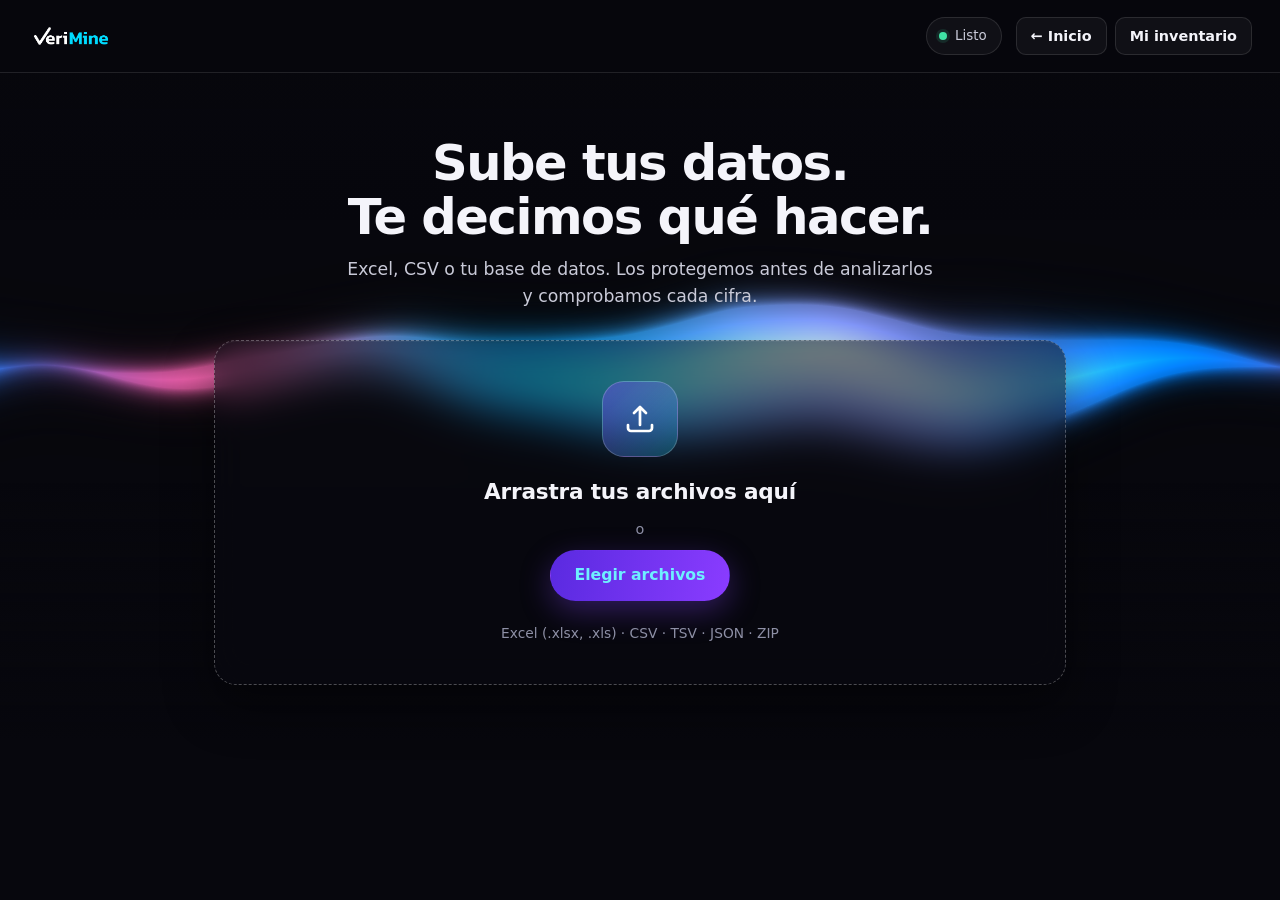
<file: data-miner/www/app.html>
<!doctype html>
<html lang="es">
<head>
<meta charset="utf-8"><meta name="viewport" content="width=device-width,initial-scale=1">
<title>VeriMine · Agente</title>
<meta name="description" content="Sube tus datos, pregunta en español y recibe decisiones con cada cifra verificada contra su SQL.">
<link rel="icon" href="img/verimine.png">
<link rel="stylesheet" href="css/verimine.css">
<style>
  /* ---- Hero con aurora: paso 1 (subir) o cabecera compacta (datos listos) ---- */
  .hero { position: relative; padding: 64px 0 56px; isolation: isolate; transition: padding .3s }
  .hero .vm-aurora { inset: -72px 0 0 }
  .hero .in { position: relative; z-index: 1; max-width: 900px; margin: 0 auto; padding: 0 24px; text-align: center }
  .hero h1 { margin: 0 0 12px; font-size: clamp(2rem, 4.4vw, 3.1rem); line-height: 1.08; letter-spacing: -.03em; font-weight: 900 }
  .hero p.sub { margin: 0 auto 30px; max-width: 600px; color: var(--txt-2); font-size: 1.08rem }
  .hero .enlaces { margin-top: 10px; display: flex; justify-content: center; gap: 18px; flex-wrap: wrap }
  @media (max-width: 640px) { .hero { padding: 40px 0 36px } .hero p.sub { font-size: 1rem } }

  /* Zona de carga grande */
  .drop { position: relative; display: flex; flex-direction: column; align-items: center; justify-content: center; gap: 10px; min-height: 320px; padding: 40px 24px;
    border: 1.5px dashed rgba(255, 255, 255, .28); border-radius: var(--r-xl); background: rgba(10, 10, 18, .55); backdrop-filter: blur(18px); -webkit-backdrop-filter: blur(18px);
    box-shadow: var(--sombra); cursor: pointer; transition: border-color .2s, background .2s, box-shadow .25s }
  .drop:hover, .drop.over { border-color: var(--cian); background: rgba(25, 230, 255, .06); box-shadow: var(--sombra), var(--brillo) }
  .drop.over { transform: scale(1.01) }
  .drop input { display: none }
  .drop .ico { width: 76px; height: 76px; border-radius: 22px; display: grid; place-items: center; background: linear-gradient(135deg, rgba(123, 63, 242, .45), rgba(25, 230, 255, .25)); border: 1px solid var(--linea-2); margin-bottom: 8px }
  .drop .ico svg { width: 36px; height: 36px; color: #fff }
  .drop b { font-size: 1.35rem; font-weight: 700; letter-spacing: -.01em }
  .drop .o { color: var(--mut); font-size: .9rem }
  .drop small { margin-top: 12px; color: var(--mut); font-size: .86rem }
  @media (max-width: 640px) { .drop { min-height: 260px; padding: 28px 16px } .drop b { font-size: 1.15rem } }

  /* Escenario de transformación (archivo → eje → resultados) */
  .escena { position: relative; height: 320px; border-radius: var(--r-xl); background: rgba(10, 10, 18, .55); border: 1px solid var(--linea); backdrop-filter: blur(18px); -webkit-backdrop-filter: blur(18px); box-shadow: var(--sombra); overflow: hidden; transition: opacity .4s, transform .4s }
  .escena.cerrar { opacity: 0; transform: translateY(-10px) }
  .tf-docs { position: absolute; left: 0; top: 0; bottom: 0; width: 50% }
  .tf-doc { position: absolute; top: 50%; left: -30%; width: 150px; height: 190px; margin-top: -95px; display: flex; transition: left 1.3s cubic-bezier(.4, 0, .2, 1); filter: drop-shadow(0 10px 24px rgba(0, 0, 0, .5)) }
  .tf-doc.entra { left: calc(100% - 75px) }
  .tf-strip { width: calc(100% / 6); height: 100%; overflow: hidden; transition: transform .7s cubic-bezier(.4, 0, 1, 1), opacity .6s; transition-delay: calc(var(--i) * 45ms) }
  .tf-face { width: 150px; height: 100%; margin-left: calc(var(--i) * -25px); padding: 12px; border-radius: 12px; background: #15151f; border: 1px solid rgba(255, 255, 255, .14); display: flex; flex-direction: column; gap: 7px }
  .tf-head { display: flex; align-items: center; gap: 6px; margin-bottom: 4px } .tf-head i { width: 14px; height: 14px; border-radius: 4px; background: var(--vio-2) } .tf-head span { font-size: .66rem; font-weight: 700; color: var(--txt-2); text-transform: uppercase }
  .tf-line { height: 6px; border-radius: 3px; background: rgba(255, 255, 255, .13) }
  .tf-name { margin-top: auto; font-size: .64rem; color: var(--mut); overflow: hidden; text-overflow: ellipsis; white-space: nowrap }
  .tf-doc.triturar .tf-strip { opacity: 0; transform: translateY(calc((var(--i) - 2.5) * 34px)) rotate(calc((var(--i) - 2.5) * 9deg)) scale(.85) }
  .tf-axis { position: absolute; left: 50%; top: 24px; bottom: 24px; width: 2px; margin-left: -1px; background: linear-gradient(to bottom, transparent, var(--cian) 25%, var(--vio-2) 75%, transparent); box-shadow: 0 0 18px rgba(25, 230, 255, .5); transition: box-shadow .2s }
  .tf-axis.pulso { box-shadow: 0 0 40px rgba(25, 230, 255, .9), 0 0 80px rgba(177, 75, 255, .6) }
  .tf-center { position: absolute; left: 50%; top: 50%; width: 56px; height: 56px; transform: translate(-50%, -50%); border-radius: 16px; background: linear-gradient(135deg, var(--vio), var(--vio-2)); display: grid; place-items: center; box-shadow: 0 0 30px rgba(123, 63, 242, .6) }
  .tf-center svg { width: 30px; height: 30px; color: #fff }
  .tf-p { position: absolute; left: 50%; top: 50%; width: 5px; height: 5px; border-radius: 50%; margin: -2px; animation: tfp var(--t) ease-out forwards }
  @keyframes tfp { to { transform: translate(var(--dx), var(--dy)); opacity: 0 } }
  .tf-results { position: absolute; left: calc(50% + 40px); right: 20px; top: 50%; transform: translateY(-50%); display: flex; flex-direction: column; gap: 8px }
  .tf-chip { display: flex; align-items: baseline; gap: 10px; padding: 9px 14px; border-radius: var(--pill); background: rgba(255, 255, 255, .06); border: 1px solid var(--linea-2); opacity: 0; transform: translateX(-24px) scale(.9); transition: opacity .35s, transform .45s cubic-bezier(.2, .9, .3, 1.3); font-size: .9rem; color: var(--txt-2) }
  .tf-chip.sale { opacity: 1; transform: none }
  .tf-chip b { font-weight: 900; color: var(--cian-txt); font-variant-numeric: tabular-nums; white-space: nowrap }
  .tf-chip.ok b { color: var(--ok) } .tf-chip.warn b { color: var(--warn) } .tf-chip.bad b { color: var(--bad) } .tf-chip.priv b { color: #cfb3ff }
  @media (max-width: 640px) { .escena { height: 300px } .tf-doc { width: 110px; height: 140px; margin-top: -70px } .tf-doc.entra { left: calc(100% - 55px) } .tf-face { width: 110px; padding: 8px; margin-left: calc(var(--i) * -18.33px) } .tf-results { left: calc(50% + 20px); right: 10px; gap: 6px } .tf-chip { font-size: .78rem; padding: 7px 10px; gap: 6px } .tf-chip span { min-width: 0; overflow: hidden; text-overflow: ellipsis; white-space: nowrap } }

  /* ---- Flujo en una columna: 1 resultados del archivo → 2 pregunta → 3 respuesta ---- */
  .flujo { max-width: 1040px; margin: 0 auto; padding: 28px 24px 90px; display: flex; flex-direction: column; gap: 20px }
  @media (max-width: 640px) { .flujo { padding: 8px 16px 60px } }
  .sec-h { display: flex; align-items: center; gap: 12px; margin: 0 0 14px }
  .sec-h .num { width: 30px; height: 30px; border-radius: 50%; display: grid; place-items: center; background: linear-gradient(135deg, var(--vio), var(--vio-2)); color: #fff; font-weight: 900; font-size: .85rem; flex: none }
  .sec-h h2 { margin: 0; font-size: 1.25rem; font-weight: 700; letter-spacing: -.01em }
  .sec-h .lado { margin-left: auto; display: flex; gap: 8px; align-items: center; flex-wrap: wrap }
  .sec-h .resumen { color: var(--mut); font-size: .88rem }

  /* 1. Resultados: título ghost-type → placa de sonar con 4 pines → detalle en modales */
  #secDatos { padding: 28px 28px 22px }
  @media (max-width: 640px) { #secDatos { padding: 20px 16px 16px } }
  .cab-res { display: grid; grid-template-columns: 1.3fr 1fr; gap: 20px 40px; align-items: end; margin-bottom: 10px }
  @media (max-width: 860px) { .cab-res { grid-template-columns: 1fr } }
  .vm-card h2.gt { display: block; font-size: clamp(1.7rem, 3.2vw, 2.6rem); font-weight: 900; letter-spacing: -.03em; line-height: 1.12; margin: 0; height: 2.3em; overflow: hidden }
  .gt-base { display: block; white-space: nowrap }
  .gt-ghost { white-space: nowrap }
  .gt-ghost { opacity: .38; transition: opacity .3s; background-size: 200% 100%; border-radius: 4px }
  .gt-ghost.acepta { opacity: 1; color: transparent; -webkit-background-clip: text; background-clip: text; background-image: linear-gradient(90deg, var(--cian-txt), var(--vio-2) 50%, var(--txt) 50%); animation: gtBarrido .9s ease forwards }
  .gt-ghost.fijo { animation: none; color: var(--txt); background: none }
  .gt-ghost.sel { background: rgba(25, 230, 255, .28); color: var(--txt) }
  @keyframes gtBarrido { from { background-position: 100% 0 } to { background-position: 0 0 } }
  .gt-caret { display: inline-block; width: 3px; height: .95em; margin-left: 3px; vertical-align: -.1em; background: var(--cian); border-radius: 2px }
  .gt-caret.idle { animation: parpadeo 1s steps(2) infinite } @keyframes parpadeo { 50% { opacity: 0 } }
  .cab-res .frase { margin: 0; color: var(--txt-2); font-size: 1.05rem; line-height: 1.5 }
  .cab-res .frase b { color: var(--txt) }
  .cab-res .lado { margin-top: 8px; display: flex; gap: 8px; align-items: center }
  .placa { position: relative; border-radius: var(--r); background: rgba(0, 0, 0, .35); border: 1px solid var(--linea); overflow: hidden; margin-top: 14px }
  .placa canvas { display: block; width: 100%; height: 230px }
  .placa .pines { position: absolute; inset: 0; pointer-events: none; transition: transform .15s ease-out }
  .pin { position: absolute; bottom: 0; width: 1px; background: linear-gradient(to top, var(--pin, #fff), transparent); transform: translateX(-50%) }
  .pin::before { content: ""; position: absolute; top: -5px; left: -4px; width: 9px; height: 9px; border-radius: 50%; background: var(--pin, #fff); box-shadow: 0 0 0 4px rgba(255, 255, 255, .08), 0 0 16px var(--pin, #fff) }
  .pin.on::before { animation: pinPulso 1.2s ease-out }
  @keyframes pinPulso { 0% { box-shadow: 0 0 0 0 rgba(255, 255, 255, .5), 0 0 16px var(--pin) } 100% { box-shadow: 0 0 0 26px rgba(255, 255, 255, 0), 0 0 16px var(--pin) } }
  @media (max-width: 640px) { .placa canvas { height: 150px } }
  .hallazgos { display: grid; grid-template-columns: repeat(4, 1fr); gap: 0; border-top: 1px solid var(--linea); margin-top: 0 }
  @media (max-width: 760px) { .hallazgos { grid-template-columns: repeat(2, 1fr) } }
  .hz { position: relative; padding: 22px 18px 20px; text-align: center; border-right: 1px solid var(--linea); background: none; border-top: 0; border-bottom: 0; border-left: 0; color: inherit; cursor: pointer; display: flex; flex-direction: column; align-items: center; gap: 6px; transition: background .2s; border-radius: 0 }
  .hz:last-child { border-right: 0 }
  @media (max-width: 760px) { .hz:nth-child(2) { border-right: 0 } .hz:nth-child(-n+2) { border-bottom: 1px solid var(--linea) } .hz .v small { display: block; font-size: .8rem } }
  .hz:hover, .hz.on { background: rgba(255, 255, 255, .04) }
  .hz .et { font-size: .84rem; color: var(--mut); display: flex; align-items: center; gap: 6px }
  .hz .v { font-size: 2.3rem; font-weight: 900; letter-spacing: -.03em; line-height: 1.05; font-variant-numeric: tabular-nums; color: var(--pin) }
  .hz .v small { font-size: .95rem; font-weight: 600; color: var(--mut); letter-spacing: 0 }
  .hz.nota .v { font-size: clamp(3.6rem, 6vw, 5.4rem); transition: transform .15s ease-out; text-shadow: 0 0 40px color-mix(in srgb, var(--pin) 45%, transparent) }
  .hz p { margin: 2px 0 0; font-size: .86rem; color: var(--txt-2); line-height: 1.45; max-width: 260px }
  .hz .mas { margin-top: 6px; font-size: .8rem; color: var(--cian-txt); font-weight: 700; opacity: .85 }
  .hz:hover .mas { opacity: 1; text-decoration: underline }
  .hz .sem { width: 70%; margin: 6px auto 2px }
  .sem { display: flex; height: 7px; border-radius: 4px; overflow: hidden; gap: 2px }
  .sem i { display: block; height: 100% } .sem .a { background: var(--bad) } .sem .m { background: var(--warn) } .sem .b { background: rgba(255, 255, 255, .28) }
  .escala-w { position: relative; padding-bottom: 20px; margin: 14px 0 4px }
  .escala { position: relative; height: 10px; border-radius: 5px; background: linear-gradient(90deg, var(--bad) 0 60%, var(--warn) 60% 85%, var(--ok) 85% 100%); opacity: .9 }
  .escala i { position: absolute; top: -5px; width: 20px; height: 20px; margin-left: -10px; border-radius: 50%; background: #fff; border: 3px solid var(--bg-2); box-shadow: 0 0 0 2px rgba(255, 255, 255, .35), 0 4px 12px rgba(0, 0, 0, .5) }
  .escala-l { display: flex; justify-content: space-between; font-size: .74rem; color: var(--mut); margin-top: 8px; position: relative }
  .escala-l span:nth-child(2) { position: absolute; left: 60% } .escala-l span:nth-child(3) { position: absolute; left: 85% }
  .mod-tabla { margin-top: 18px } .mod-tabla:first-child { margin-top: 0 }
  .mod-tabla > .th { display: flex; align-items: center; gap: 10px; margin-bottom: 8px } .mod-tabla > .th b { font-size: 1.05rem } .mod-tabla > .th span { color: var(--mut); font-size: .84rem }
  .mod-tabla .mini { width: 40px; height: 40px; flex: none; border-radius: 50%; display: grid; place-items: center }
  .mod-tabla .mini span { width: 30px; height: 30px; border-radius: 50%; background: var(--bg-2); display: grid; place-items: center; font-weight: 900; font-size: .78rem; color: inherit }
  .modal.info { justify-content: center; align-items: center }
  .modal.info .caja { max-width: 860px; width: 100%; flex: none; max-height: calc(100vh - 48px) }
  .modal.info .cont { overflow: auto; padding: 18px 20px 22px }
  @media (max-width: 640px) { .modal.info .caja { max-height: 100vh } }
  .partidas { margin-top: 12px; padding: 10px 14px; border-radius: var(--r-sm); background: var(--warn-bg); font-size: .88rem }
  .grupo { margin-top: 10px }
  .grupo > summary { display: flex; align-items: center; gap: 10px; padding: 10px 12px; border-radius: var(--r-sm); background: rgba(255, 255, 255, .03); font-weight: 700; font-size: .95rem; cursor: pointer; list-style: none }
  .grupo > summary::-webkit-details-marker { display: none }
  .grupo > summary .pt { width: 10px; height: 10px; border-radius: 50%; flex: none }
  .grupo.a > summary .pt { background: var(--bad); box-shadow: 0 0 10px var(--bad) } .grupo.m > summary .pt { background: var(--warn) } .grupo.b > summary .pt { background: rgba(255, 255, 255, .35) }
  .grupo > summary .n { margin-left: auto; font-weight: 500; color: var(--mut); font-size: .82rem }
  .grupo > summary::after { content: ""; width: 7px; height: 7px; border-right: 2px solid var(--mut); border-bottom: 2px solid var(--mut); transform: rotate(45deg); margin-left: 4px; transition: transform .15s }
  .grupo:not([open]) > summary::after { transform: rotate(-45deg) }
  .grupo ul { margin: 0; padding: 0 4px; list-style: none }
  .grupo li { padding: 12px 8px; border-bottom: 1px solid var(--linea); display: grid; grid-template-columns: auto 1fr; gap: 4px 12px; font-size: .9rem; line-height: 1.45 }
  .grupo li:last-child { border-bottom: 0 }
  .grupo li .col { font-weight: 700; color: var(--txt); grid-row: span 2; align-self: start; padding: 2px 8px; border-radius: 6px; background: var(--vidrio-2); font-size: .82rem; font-family: var(--mono); white-space: nowrap }
  .grupo li .que { color: var(--txt) } .grupo li .que span { color: var(--mut) }
  .grupo li .fix { color: var(--ok); font-size: .86rem }
  @media (max-width: 560px) { .grupo li { grid-template-columns: 1fr } .grupo li .col { grid-row: auto; justify-self: start } }
  .estructura { margin-top: 10px; padding: 12px 14px; border-radius: var(--r-sm); background: var(--vio-bg); font-size: .9rem; line-height: 1.5 }
  .estructura b { color: #e3d4ff } .estructura .tec { color: var(--mut); font-size: .78rem; margin-left: 6px }
  .estructura ul { margin: 8px 0 0; padding: 0; list-style: none } .estructura li { padding: 4px 0; color: var(--txt-2); font-size: .86rem } .estructura li b { color: var(--txt) }
  .priv { padding: 10px 12px; border-radius: var(--r-sm); font-size: .86rem; margin-top: 10px; background: var(--cian-bg); color: var(--cian-txt) } .priv code { font-weight: 700 }
  .acciones-q { display: flex; flex-wrap: wrap; gap: 8px; margin-top: 16px; padding-top: 14px; border-top: 1px solid var(--linea) }
  .acciones-q .vm-mut { width: 100%; font-size: .8rem }
  .disp { margin-top: 16px; padding-top: 14px; border-top: 1px solid var(--linea); display: flex; flex-wrap: wrap; align-items: center; gap: 10px; font-size: .9rem; color: var(--txt-2) }
  .disp .vm-btn { margin-left: auto }
  .lista-t { display: flex; flex-direction: column; gap: 6px }
  .lista-t .tbl { display: flex; align-items: center; gap: 12px; padding: 10px 12px; border: 1px solid var(--linea); border-radius: var(--r-sm); background: rgba(255, 255, 255, .02) }
  .lista-t .ti { width: 32px; height: 32px; flex: none; border-radius: 9px; display: grid; place-items: center; background: var(--vio-bg) }
  .lista-t .tn { flex: 1; min-width: 0 } .lista-t .tn b { display: block; overflow: hidden; text-overflow: ellipsis; white-space: nowrap } .lista-t .tn small { color: var(--mut); display: block; overflow: hidden; text-overflow: ellipsis; white-space: nowrap }
  .lista-t .tf { font-variant-numeric: tabular-nums; font-weight: 700; white-space: nowrap; color: var(--txt-2) }
  #secDatos.plegado .cuerpo-datos { display: none }
  #secDatos.plegado .sec-h { margin-bottom: 0 }

  @media (max-width: 600px) { #navOtro .t { display: none } }
  /* 2. Conversación */
  .chat { padding: 0; overflow: hidden }
  .chat .sec-h { padding: 18px 22px 14px; margin: 0; border-bottom: 1px solid var(--linea) }
  .hilo { padding: 20px 22px 8px; display: flex; flex-direction: column; gap: 18px; min-height: 160px }
  .chat-vacio { padding: 10px 0 14px; color: var(--txt-2) } .chat-vacio p { margin: 0 0 14px; font-size: 1rem }
  .msg-u { align-self: flex-end; max-width: 78%; background: linear-gradient(135deg, rgba(123, 63, 242, .35), rgba(123, 63, 242, .18)); border: 1px solid rgba(177, 75, 255, .35); border-radius: 18px 18px 4px 18px; padding: 12px 16px; font-size: 1rem; line-height: 1.5; animation: subir .25s ease-out }
  @keyframes subir { from { opacity: 0; transform: translateY(8px) } }
  .msg-a { display: flex; flex-direction: column; gap: 12px; max-width: 100%; animation: subir .3s ease-out }
  .msg-a .texto { font-size: 1.08rem; line-height: 1.6 }
  .pasos { border: 1px solid var(--linea); border-radius: var(--r-sm); background: rgba(255, 255, 255, .02) }
  .pasos > summary { display: flex; flex-wrap: wrap; align-items: center; gap: 6px 10px; padding: 10px 14px; font-size: .9rem; color: var(--txt-2); cursor: pointer; list-style: none }
  .pasos > summary > span:first-child, .pasos > summary b { white-space: nowrap }
  .pasos > summary::-webkit-details-marker { display: none }
  .pasos > summary b { color: var(--txt) } .pasos > summary .n { margin-left: auto; color: var(--mut); font-size: .8rem }
  .pasos > summary::after { content: ""; width: 7px; height: 7px; border-right: 2px solid var(--mut); border-bottom: 2px solid var(--mut); transform: rotate(-45deg); transition: transform .15s }
  .pasos[open] > summary::after { transform: rotate(45deg) }
  .pasos .lista { padding: 0 14px 10px; display: flex; flex-direction: column; gap: 4px }
  .paso-h { display: grid; grid-template-columns: 26px 1fr auto; gap: 10px; align-items: center; font-size: .84rem; padding: 6px 0; border-top: 1px solid var(--linea) }
  .paso-h .ico { width: 26px; height: 26px; border-radius: 7px; display: grid; place-items: center; background: var(--vidrio-2); font-size: .8rem }
  .paso-h code { color: var(--txt-2); white-space: nowrap; overflow: hidden; text-overflow: ellipsis; font-size: .8rem }
  .paso-h .r { color: var(--mut); white-space: nowrap } .paso-h .r.ok { color: var(--ok) } .paso-h .r.no { color: var(--bad) }
  .descartados { margin-top: 10px } .descartados > summary { cursor: pointer; color: var(--bad); font-size: .86rem; margin-bottom: 8px; list-style: none } .descartados > summary::-webkit-details-marker { display: none } .descartados .vm-hecho { opacity: .8 }
  .pensando { display: flex; align-items: center; gap: 12px; padding: 12px 14px; border: 1px solid var(--linea); border-radius: var(--r-sm); background: rgba(255, 255, 255, .02); font-size: .92rem; color: var(--txt-2) }
  .pensando .fase { color: var(--cian-txt); font-weight: 700 }
  .hechos-res { display: flex; flex-wrap: wrap; gap: 8px 14px; align-items: center; font-size: .9rem }
  .hechos-res .vm-btn { padding: 4px 6px }
  .fuentes { display: flex; flex-wrap: wrap; align-items: center; gap: 6px; font-size: .82rem; color: var(--mut) }
  .fuentes span { padding: 3px 10px; border-radius: var(--pill); background: var(--vidrio); border: 1px solid var(--linea); color: var(--txt-2); font-family: var(--mono); font-size: .76rem }
  .msg-acc { display: flex; flex-wrap: wrap; gap: 8px; align-items: center }
  .sig { padding-top: 4px } .sig .et { font-size: .82rem; color: var(--mut); margin-bottom: 8px }
  .accion { display: flex; gap: 14px; align-items: flex-start; border: 1px solid var(--linea); border-radius: var(--r-sm); padding: 14px; margin: 0 0 10px; background: rgba(255, 255, 255, .02) }
  .accion:last-child { margin-bottom: 0 }
  .accion .num { flex: none; width: 28px; height: 28px; border-radius: 50%; display: grid; place-items: center; background: linear-gradient(135deg, var(--vio), var(--vio-2)); color: #fff; font-weight: 900; font-size: .82rem }
  .accion .txt { flex: 1; min-width: 0 } .accion .txt b { font-size: 1rem } .accion .txt p { margin: 4px 0 8px; color: var(--mut); font-size: .86rem }
  .accion .usd { flex: none; text-align: right; font-size: 1.35rem; font-weight: 900; color: var(--cian-txt); font-variant-numeric: tabular-nums; letter-spacing: -.02em }
  .accion .usd small { display: block; font-size: .68rem; font-weight: 500; color: var(--mut); letter-spacing: 0 }
  @media (max-width: 560px) { .accion { flex-wrap: wrap } .accion .usd { width: 100%; text-align: left } .msg-u { max-width: 92% } }
  .comp { position: sticky; bottom: 0; margin: 12px 10px 10px; padding: 10px 10px 8px 14px; border-radius: var(--r); background: rgba(10, 10, 18, .9); border: 1px solid var(--linea-2); backdrop-filter: blur(16px); -webkit-backdrop-filter: blur(16px); box-shadow: var(--sombra); transition: border-color .15s, box-shadow .2s }
  .comp:focus-within { border-color: rgba(25, 230, 255, .6); box-shadow: var(--sombra), var(--brillo) }
  .sug { display: flex; flex-wrap: wrap; gap: 6px; margin: 2px 0 14px; padding-bottom: 12px; border-bottom: 1px solid var(--linea) } .sug:empty { display: none }
  .sug .et { width: 100%; font-size: .76rem; color: var(--mut) }
  .sug button { background: rgba(255, 255, 255, .05); border: 1px solid var(--linea); color: var(--txt-2); padding: 6px 12px; border-radius: var(--pill); font-size: .82rem; cursor: pointer; text-align: left; transition: border-color .15s, color .15s, background .15s }
  .sug button:hover { border-color: rgba(25, 230, 255, .5); color: var(--cian-txt); background: var(--cian-bg) }
  .comp-in { display: flex; align-items: flex-end; gap: 8px }
  .comp-in textarea { flex: 1; min-height: 64px; max-height: 240px; padding: 8px 0 12px; border: 0; outline: 0; background: transparent; font-size: 1.02rem; line-height: 1.5; resize: none }
  .comp-in textarea::placeholder { color: var(--mut) }
  .enviar { flex: none; width: 42px; height: 42px; border-radius: 12px; border: 0; background: linear-gradient(135deg, #5a2ae0, #8a3cff); color: #fff; display: grid; place-items: center; cursor: pointer; box-shadow: 0 6px 18px rgba(123, 63, 242, .4); transition: filter .15s, transform .1s }
  .enviar svg { width: 20px; height: 20px } .enviar:hover { filter: brightness(1.1) } .enviar:active { transform: translateY(1px) } .enviar:disabled { opacity: .5; cursor: wait }
  .comp-pie { display: flex; justify-content: space-between; font-size: .76rem; color: var(--mut); margin-top: 4px }
  .informe { display: flex; align-items: center; gap: 16px; flex-wrap: wrap }
  .informe .ico { width: 44px; height: 44px; border-radius: 12px; display: grid; place-items: center; background: linear-gradient(135deg, rgba(123, 63, 242, .45), rgba(25, 230, 255, .25)); border: 1px solid var(--linea-2); flex: none }
  .informe .ico svg { width: 22px; height: 22px }
  .informe .txt { flex: 1; min-width: 180px } .informe .txt b { display: block } .informe .txt span { color: var(--mut); font-size: .86rem }
  .informe .btns { display: flex; gap: 8px; flex-wrap: wrap }

  /* Modal del informe */
  .modal { position: fixed; inset: 0; z-index: 50; background: rgba(5, 5, 10, .78); backdrop-filter: blur(8px); -webkit-backdrop-filter: blur(8px); display: flex; flex-direction: column; padding: 24px; animation: aparecer .2s ease-out }
  @keyframes aparecer { from { opacity: 0 } }
  .modal .caja { flex: 1; display: flex; flex-direction: column; min-height: 0; background: var(--bg-2); border: 1px solid var(--linea-2); border-radius: var(--r-xl); overflow: hidden; box-shadow: 0 30px 80px rgba(0, 0, 0, .6) }
  .modal .barra { display: flex; align-items: center; gap: 10px; padding: 12px 16px; border-bottom: 1px solid var(--linea); flex-wrap: wrap }
  .modal .barra b { font-size: 1rem; margin-right: auto }
  .modal iframe { flex: 1; width: 100%; border: 0; background: #fff }
  @media (max-width: 640px) { .modal { padding: 0 } .modal .caja { border-radius: 0; border: 0 } }
</style>
</head>
<body>
<div data-nav="agente"></div>

<section class="hero" id="hero">
  <div class="vm-aurora" data-aurora='{"color1":"#19e6ff","color2":"#b14bff","brightness":1.45,"speed":0.45,"scale":1.15,"bandHeight":0.5,"bandSpread":1.1,"enableMouseInteraction":true,"mouseInfluence":0.25}'></div>
  <div class="in">
    <!-- Paso 1: subir -->
    <div id="paso1">
      <h1>Sube tus datos.<br>Te decimos qué hacer.</h1>
      <p class="sub">Excel, CSV o tu base de datos. Los protegemos antes de analizarlos y comprobamos cada cifra.</p>
      <div class="drop" id="drop" role="button" tabindex="0" aria-label="Elige o arrastra archivos">
        <input type="file" id="archivos" multiple accept=".csv,.tsv,.txt,.xlsx,.xlsm,.xls,.json,.zip">
        <div class="ico"><svg viewBox="0 0 24 24" fill="none" stroke="currentColor" stroke-width="1.8" stroke-linecap="round" stroke-linejoin="round"><path d="M12 16V4m0 0-4 4m4-4 4 4"/><path d="M4 16v2a2 2 0 0 0 2 2h12a2 2 0 0 0 2-2v-2"/></svg></div>
        <b>Arrastra tus archivos aquí</b>
        <span class="o">o</span>
        <button class="vm-btn pri" type="button" id="elegir">Elegir archivos</button>
        <small>Excel (.xlsx, .xls) · CSV · TSV · JSON · ZIP</small>
      </div>
      <div class="escena" id="tf" hidden aria-live="polite"></div>
      <div class="vm-aviso err" id="errSubida" hidden style="margin-top:14px;text-align:left"></div>
      <div class="enlaces" id="omitir" hidden><span class="vm-mut">¿Solo quieres probar?</span><button class="vm-btn lnk" type="button" id="btnOmitir">Usar las tablas de ejemplo</button></div>
    </div>
  </div>
</section>

<div class="flujo" id="flujo" hidden>
  <!-- 1. Resultados del archivo -->
  <section class="vm-card" id="secDatos">
    <div class="sec-h" id="plegadoH" hidden><span class="num">1</span><h2>Resultados de tus datos</h2>
      <div class="lado"><span class="resumen" id="resumenDatos"></span><button class="vm-btn vidrio sm" type="button" id="plegar">Ver detalle</button></div></div>
    <div class="cuerpo-datos">
      <div class="cab-res">
        <h2 class="gt" id="tituloRes">Resultados de tus datos</h2>
        <div><p class="frase" id="fraseRes"></p><div class="lado"><span class="vm-mut" id="subRes"></span><button class="vm-btn vidrio sm" type="button" id="plegar2">Ocultar</button></div></div>
      </div>
      <div class="placa" id="placa"><canvas id="radar"></canvas><div class="pines" id="pines"></div></div>
      <div class="hallazgos" id="hallazgos"></div>
      <div class="partidas" id="partidas" hidden></div>
      <div class="disp" id="disp"></div>
    </div>
  </section>

  <!-- 2. Conversación con el equipo -->
  <section class="vm-card chat" id="secChat">
    <div class="sec-h"><span class="num">2</span><h2>Pregúntale al equipo</h2></div>
    <div class="hilo" id="hilo">
      <div class="chat-vacio" id="chatVacio"><p>Elige una misión o escribe la tuya. El equipo responde con cifras verificadas y qué hacer.</p></div>
    </div>
    <div class="comp" id="comp">
      <div class="sug" id="sug"></div>
      <div class="comp-in">
        <label class="visualmente-oculto" for="q">Tu pregunta para el equipo</label>
        <textarea id="q" rows="1" placeholder="Pregunta lo que quieras sobre tus datos…"></textarea>
        <button class="enviar" id="go" type="button" aria-label="Enviar"><svg viewBox="0 0 24 24" fill="none" stroke="currentColor" stroke-width="2.2" stroke-linecap="round" stroke-linejoin="round"><path d="M12 19V5m0 0-6 6m6-6 6 6"/></svg></button>
      </div>
      <div class="comp-pie"><span>Ctrl + Enter para enviar</span><span id="compEstado"></span></div>
    </div>
  </section>
</div>

<div class="modal" id="modal" hidden role="dialog" aria-modal="true" aria-label="Informe ejecutivo">
  <div class="caja">
    <div class="barra"><b>Informe ejecutivo</b>
      <a class="vm-btn pri sm" id="mDescargar" href="api/informe.bxm?descargar=1">Descargar</a>
      <a class="vm-btn vidrio sm" id="mAbrir" href="api/informe.bxm" target="_blank">Abrir en pestaña</a>
      <button class="vm-btn vidrio sm" id="mCerrar" type="button">Cerrar</button></div>
    <iframe id="mFrame" title="Informe ejecutivo"></iframe>
  </div>
</div>

<div class="modal info" id="modalInfo" hidden role="dialog" aria-modal="true">
  <div class="caja"><div class="barra"><b id="miTitulo"></b><button class="vm-btn vidrio sm" id="miCerrar" type="button">Cerrar</button></div><div class="cont" id="miCont"></div></div>
</div>

<script src="js/mock.js"></script>
<script src="js/ui.js?v=2"></script>
<script src="js/aurora.js"></script>
<script src="js/transformar.js"></script>
<script src="js/ghosttype.js"></script>
<script src="js/escaner.js"></script>
<script>
const { $, esc, num, usd, estado } = VM;
// La nav la arma ui.js al cargar el DOM; el botón "Subir otro archivo" se agrega después y solo se ve desde el paso 2
document.addEventListener('DOMContentLoaded', () => {
  $('.vm-nav-r').insertAdjacentHTML('afterbegin', '<button class="vm-navbtn" id="navOtro" type="button" hidden title="Subir otro archivo">⬆<span class="t"> Subir otro archivo</span></button>');
  $('#navOtro').onclick = () => paso(1);
});
const icono = e => e.sql.startsWith('anonimizar') ? '🔒' : e.sql.startsWith('descarga') ? '📥' : e.sql.startsWith('perfilar') ? '🔬' : /^(ml|entrenar|comparar|predecir)/i.test(e.sql) ? '🤖' : /^stock\./i.test(e.sql) ? '📦' : /^ventas\./i.test(e.sql) ? '🎯' : /^(estad|correl|covar|describ|finanz)/i.test(e.sql) ? '📈' : /^(calidad|limpiar|esquema|fuga|consejos)/i.test(e.sql) ? '🛠️' : e.fuente === 'mcp' ? '🗄️' : '📊';
const icoFuente = f => /mcp/i.test(f) ? '🗄️' : /kaggle/i.test(f) ? '📊' : /drive|google/i.test(f) ? '☁️' : /subida/i.test(f) ? '⬆️' : '📄';
const sevOrden = { alta: 0, media: 1, baja: 2 };
let proveedor = '', lastMcp = '', listaTablas = [], ultimaCalidad = null;

// Pasos: 1 subir → 2 datos listos (resultados + pregunta) → 3 respuesta
function paso(n) {
  $('#hero').hidden = n !== 1; $('#flujo').hidden = n === 1;
  const b = $('#navOtro'); if (b) b.hidden = n === 1;
  if (n !== 1) { pintarDatos(); sugerir(MISIONES, 'Misiones sugeridas'); window.scrollTo({ top: 0, behavior: 'smooth' }); }
}
function plegar(si) { $('#secDatos').classList.toggle('plegado', si); $('#plegadoH').hidden = !si; }
$('#plegar').onclick = () => plegar(false); $('#plegar2').onclick = () => plegar(true);

function tablas(d) {
  lastMcp = d.mcp || lastMcp;
  listaTablas = d.tablas || [];
  $('#omitir').hidden = !listaTablas.length || $('#drop').hidden;
  $('#btnOmitir').textContent = listaTablas.some(t => t.ejemplo) ? `Usar las ${listaTablas.length} tablas de ejemplo` : `Preguntar con las ${listaTablas.length} tablas cargadas`;
  if (!$('#flujo').hidden) pintarDatos();
}

// Sección 1: título ghost-type, placa de sonar y 4 hallazgos; el detalle de cada uno vive en un modal
const nivelDe = p => p >= 85 ? 'buena' : p >= 60 ? 'aceptable' : 'baja';
const colorDe = p => p >= 85 ? '#3fe3a4' : p >= 60 ? '#ffc24d' : '#ff5c7a';
function fraseVeredicto(prom, altos, medios) {
  const n = (k, s, p) => k === 1 ? `1 ${s}` : `${k} ${p}`;
  if (prom >= 85) return altos + medios ? `Tus datos están en buen estado. Hay ${n(altos + medios, 'detalle', 'detalles')} que puedes afinar, pero puedes confiar en las cifras.` : 'Tus datos están en buen estado. Puedes confiar en las cifras.';
  if (prom >= 60) return `Se pueden analizar. Conviene revisar ${n(altos + medios, 'punto', 'puntos')} para que las cifras sean más precisas.`;
  return altos ? `Se pueden analizar, pero hay ${n(altos, 'cosa', 'cosas')} que arreglar antes de confiar en las cifras.` : 'Se pueden analizar, pero conviene limpiarlos antes de confiar en las cifras.';
}
const ESTRUCTURA = {
  'No cumple 1FN': 'Hay celdas con varios datos juntos (listas o campos compuestos). Primero hay que separarlos.',
  '1FN': 'Es una sola hoja que mezcla varias tablas (por ejemplo factura, cliente y proveedor).',
  '2FN': 'Casi lista: algunos datos dependen de otra columna y se repiten.',
  '3FN (probable)': 'Bien estructurada: cada dato está una sola vez.'
};
const FORMA = { '1FN': 'Varios datos en una celda', '2FN': 'Dato repetido', '3FN': 'Dato repetido', 'Variantes': 'Escrito de varias formas', 'Anomalía': 'Dato que cambia a medias', 'Clave': 'Sin clave clara', 'Estructura': 'Estructura' };
let radar = null, ghost = null, resumenActual = null;

// Reúne lo que necesitan la placa y los modales a partir del último diagnóstico
function resumir() {
  const C = (ultimaCalidad && ultimaCalidad.calidad) || [], ts = listaTablas;
  const filas = C.length ? C.reduce((s, c) => s + +c.filas, 0) : ts.reduce((s, t) => s + (+t.filas || 0), 0);
  const P = C.flatMap(c => (c.problemas || []).map(p => ({ ...p, tabla: c.tabla })));
  const altos = P.filter(p => p.severidad === 'alta').length, medios = P.filter(p => p.severidad === 'media').length, bajos = P.length - altos - medios;
  const privCols = C.flatMap(c => (c.anonimizacion || []).map(a => ({ ...a, tabla: c.tabla })));
  const N = C.map(c => c.normalizacion).filter(Boolean).sort((a, b) => Object.keys(ESTRUCTURA).indexOf(a.nivel) - Object.keys(ESTRUCTURA).indexOf(b.nivel));
  const peor = N[0] || null, red = peor ? Math.round(+peor.redundancia_pct) : 0;
  const prom = C.length ? Math.round(C.reduce((s, c) => s + +c.puntaje, 0) / C.length) : null;
  return { C, ts, filas, P, altos, medios, bajos, privCols, priv: privCols.length, peor, red, prom };
}

function pintarDatos() {
  const R = resumenActual = resumir();
  const { C, ts, filas, P, altos, medios, bajos, privCols, priv, peor, red, prom } = R;
  const hayDiag = C.length > 0;
  $('#subRes').textContent = hayDiag ? `${C.length === 1 ? '1 tabla' : C.length + ' tablas'} de tu archivo · ${num(filas)} filas · ${ts.length} disponibles` : `${ts.length} tablas de ejemplo · ${num(filas)} filas`;
  $('#fraseRes').innerHTML = hayDiag ? fraseVeredicto(prom, altos, medios) : 'Son datos de ejemplo para probar. <b>Sube un archivo</b> para ver su diagnóstico de calidad.';
  $('#resumenDatos').textContent = hayDiag ? `${C.length === 1 ? '1 tabla' : C.length + ' tablas'} · ${num(filas)} filas · calidad ${prom}${priv ? ' · 🔒 ' + priv : ''}${altos ? ' · ' + altos + ' por arreglar' : ''}` : `${ts.length} tablas · ${num(filas)} filas`;

  // Título: se escribe solo y sugiere los hallazgos reales
  const sugerencias = hayDiag ? [`calidad ${prom} de 100`, altos ? `${altos === 1 ? '1 cosa' : altos + ' cosas'} por arreglar` : 'sin problemas graves', priv ? `${priv} ${priv === 1 ? 'columna protegida' : 'columnas protegidas'}` : 'sin datos personales', peor && !peor.nivel.startsWith('3FN') ? `${red} % de celdas repetidas` : 'bien organizados'] : ['con tablas de ejemplo', 'sube un archivo'];
  if (ghost) ghost.destroy();
  const t = $('#tituloRes'); delete t.dataset.gtOn;
  ghost = GhostType.mount(t, { text: 'Resultados de tus datos', completions: sugerencias.map(x => '· ' + x) });

  // Los 4 hallazgos (pines de la placa): calidad, privacidad, problemas, estructura
  const estrCol = !peor || peor.nivel.startsWith('3FN') ? '#3fe3a4' : red > 30 ? '#ffc24d' : '#cfb3ff';
  const H = hayDiag ? [
    { id: 'calidad', color: colorDe(prom), et: 'Calidad de tus datos', v: `<span class="cnt" data-n="${prom}">0</span><small>/100</small>`, p: `Calidad ${nivelDe(prom)}. ${altos ? 'Hay cosas que arreglar antes de confiar en las cifras.' : prom >= 85 ? 'Puedes confiar en las cifras.' : 'Se puede analizar con cuidado.'}`, nota: true },
    { id: 'privacidad', color: priv ? '#cfb3ff' : '#3fe3a4', et: '🔒 Privacidad', v: priv ? `${priv}<small> ${priv === 1 ? 'columna' : 'columnas'}</small>` : 'Limpio', p: priv ? `La IA no ve ${privCols.slice(0, 3).map(a => a.columna).join(', ')}${priv > 3 ? ' ni ' + (priv - 3) + ' más' : ''}: se reemplazan por códigos.` : 'No se detectaron DUI, nombres, teléfonos ni correos.' },
    { id: 'problemas', color: altos ? '#ff5c7a' : medios ? '#ffc24d' : '#3fe3a4', et: '⚠️ Problemas', v: P.length ? `${P.length}` : 'Ninguno', p: P.length ? `${altos ? `<b>${altos}</b> para arreglar primero` : ''}${altos && medios ? ' · ' : ''}${medios ? `<b>${medios}</b> para revisar` : ''}${(altos || medios) && bajos ? ' · ' : ''}${bajos ? `<b>${bajos}</b> menores` : ''}` : 'Nada que corregir.', sem: P.length ? { altos, medios, bajos } : null },
    { id: 'estructura', color: estrCol, et: '🧩 Estructura', v: !peor ? 'Sin revisar' : peor.nivel.startsWith('3FN') ? 'Bien' : `${red}<small> % repetido</small>`, p: peor ? (peor.nivel.startsWith('3FN') ? 'Bien organizada: cada dato está una sola vez.' : red > 30 ? 'Se puede separar en varias tablas para no repetir datos.' : ESTRUCTURA[peor.nivel] || peor.nivel) : 'No se analizó la estructura.' }
  ] : [
    { id: 'tablas', color: '#19e6ff', et: 'Tablas disponibles', v: `${ts.length}`, p: 'De ejemplo, listas para preguntar.', nota: true },
    { id: 'filas', color: '#cfb3ff', et: 'Filas', v: num(filas), p: 'En total, en todas las tablas.' },
    { id: 'privacidad', color: '#3fe3a4', et: '🔒 Privacidad', v: 'Activa', p: 'Todo archivo se anonimiza antes de que la IA lo vea.' },
    { id: 'subir', color: '#ffc24d', et: 'Siguiente paso', v: 'Sube', p: 'Un Excel o CSV para ver su calidad.' }
  ];
  $('#hallazgos').innerHTML = H.map((h, i) => `<button class="hz${h.nota ? ' nota' : ''}" type="button" data-h="${h.id}" style="--pin:${h.color}"><span class="et">${h.et}</span><span class="v">${h.v}</span>${h.sem ? `<div class="sem">${h.sem.altos ? `<i class="a" style="flex:${h.sem.altos}"></i>` : ''}${h.sem.medios ? `<i class="m" style="flex:${h.sem.medios}"></i>` : ''}${h.sem.bajos ? `<i class="b" style="flex:${h.sem.bajos}"></i>` : ''}</div>` : ''}<p>${h.p}</p><span class="mas">${hayDiag ? 'Ver detalle' : ''}</span></button>`).join('');
  $('#pines').innerHTML = H.map((h, i) => `<span class="pin" style="--pin:${h.color};left:${12.5 + i * 25}%;height:${[72, 48, 60, 40][i]}%"></span>`).join('');
  document.querySelectorAll('#hallazgos .hz').forEach(b => b.onclick = () => { if (hayDiag) abrirDetalle(b.dataset.h); else if (b.dataset.h === 'subir') paso(1); });

  // Placa de sonar + parallax ligero + conteo de la nota
  if (radar) radar.destroy();
  radar = Escaner.mount($('#radar'), { pines: H.map((h, i) => ({ x: 12.5 + i * 25, y: 100 - [72, 48, 60, 40][i], color: h.color })) });
  $('#radar').addEventListener('ping', e => { document.querySelectorAll('#hallazgos .hz').forEach((b, i) => b.classList.toggle('on', i === e.detail.indice)); document.querySelectorAll('#pines .pin').forEach((p, i) => { if (i === e.detail.indice && e.detail.fase < .05 && !p.classList.contains('on')) { p.classList.add('on'); setTimeout(() => p.classList.remove('on'), 1300); } }); });
  const placa = $('#placa'); placa.onmousemove = e => { const r = placa.getBoundingClientRect(), dx = (e.clientX - r.left) / r.width - .5, dy = (e.clientY - r.top) / r.height - .5; $('#pines').style.transform = `translate(${dx * 14}px,${dy * 8}px)`; const n = $('#hallazgos .nota .v'); if (n) n.style.transform = `translate(${dx * 10}px,${dy * 6}px)`; };
  placa.onmouseleave = () => { $('#pines').style.transform = ''; const n = $('#hallazgos .nota .v'); if (n) n.style.transform = ''; };
  const cnt = $('#hallazgos .cnt'); if (cnt) { const fin = +cnt.dataset.n, t0 = performance.now(), dur = 1400; (function paso(now) { const k = Math.min(1, (now - t0) / dur), e = 1 - Math.pow(1 - k, 3); cnt.textContent = Math.round(fin * e); if (k < 1) requestAnimationFrame(paso); })(t0); }

  // Tablas partidas y tablas disponibles
  const partidas = (ultimaCalidad && ultimaCalidad.partidas) || [];
  $('#partidas').hidden = !partidas.length;
  $('#partidas').innerHTML = partidas.map(p => `🧩 Parecen la misma tabla partida en varias: <b>${esc((p.tablas || []).join(' + '))}</b> (${esc(p.columnas_en_comun_pct)} % de columnas en común).`).join('<br>');
  const hayEjemplos = ts.some(t => t.ejemplo);
  $('#disp').innerHTML = `<span><b>${ts.length}</b> ${ts.length === 1 ? 'tabla disponible' : 'tablas disponibles'} para consultar${hayEjemplos ? ' (incluye ejemplos)' : ''}${lastMcp ? ' · base MCP conectada' : ''}</span><button class="vm-btn vidrio sm" type="button" id="verTablas">Ver tablas</button>`;
  $('#verTablas').onclick = () => abrirDetalle('tablas');
}

// ---- Modales de detalle (uno por hallazgo) ----
const cabTabla = c => `<div class="th"><div class="mini" style="background:conic-gradient(${colorDe(+c.puntaje)} ${+c.puntaje || 0}%,var(--linea) 0);color:${colorDe(+c.puntaje)}"><span>${c.puntaje}</span></div><div><b>${esc(c.tabla)}</b><br><span>${num(c.filas)} filas · calidad ${nivelDe(+c.puntaje)}${c.origen && c.origen.formato ? ' · ' + esc(c.origen.formato) : ''}${c.origen && c.origen.hoja ? ' · hoja ' + esc(c.origen.hoja) : ''}</span></div></div>`;
const accion = (txt, m, pri) => `<button class="vm-btn ${pri ? 'pri' : 'vidrio'} sm" type="button" data-m="${esc(m)}">${txt}</button>`;
function abrirDetalle(id) {
  const R = resumenActual || resumir(), { C, P, altos, medios, bajos, privCols, priv, prom } = R;
  let titulo = '', html = '';
  if (id === 'calidad') {
    titulo = 'Calidad de tus datos';
    html = `<p class="frase" style="font-size:1.1rem;margin:0">${fraseVeredicto(prom, altos, medios)}</p>
      <div class="escala-w"><div class="escala"><i style="left:${prom}%"></i></div><div class="escala-l"><span>0 · baja</span><span>60 · aceptable</span><span>85 · buena</span><span>100</span></div></div>
      <p class="vm-mut">La nota va de 0 a 100 y baja con cada problema según su gravedad: vacíos, duplicados, fechas o montos mal guardados, categorías escritas de varias formas, datos personales sin proteger.</p>
      ${C.map(c => `<div class="mod-tabla">${cabTabla(c)}<div class="acciones-q" style="margin-top:8px;padding-top:0;border:0">${accion('Explícame la nota', `Explícame por qué ${c.tabla} tiene calidad ${c.puntaje} de 100 y qué debo arreglar primero`, true)}${(c.problemas || []).length ? accion('Limpiar esta tabla', `Limpia la tabla ${c.tabla}, arregla sus problemas y dime qué cambió`) : ''}</div></div>`).join('')}`;
  } else if (id === 'privacidad') {
    titulo = 'Privacidad: lo que la IA no ve';
    html = `<p class="frase" style="margin:0 0 12px">${priv ? `Antes de analizar, <b>${priv} ${priv === 1 ? 'columna se reemplazó' : 'columnas se reemplazaron'}</b> por códigos estables. Los cruces y conteos siguen funcionando; la IA nunca ve el dato real.` : 'No se detectaron datos personales (DUI, NIT, nombres, teléfonos, correos, direcciones).'}</p>
      ${C.map(c => `<div class="mod-tabla">${cabTabla(c)}${(c.anonimizacion || []).length ? `<div class="vm-tabla"><table><thead><tr><th>Columna</th><th>Qué es</th><th>Qué ve la IA</th></tr></thead><tbody>${c.anonimizacion.map(a => `<tr><td><code>${esc(a.columna)}</code></td><td>${esc(a.tipo)}</td><td>${esc(a.metodo)}</td></tr>`).join('')}</tbody></table></div>` : '<div class="vm-mut">Sin datos personales en esta tabla.</div>'}</div>`).join('')}
      <p class="vm-mut" style="margin-top:14px">La tabla de equivalencias se queda en tu servidor; ninguna herramienta de la IA puede leerla.</p>`;
  } else if (id === 'problemas') {
    titulo = `Problemas: ${P.length ? `${altos} para arreglar primero · ${medios} para revisar · ${bajos} menores` : 'ninguno'}`;
    const item = p => `<li><span class="col">${esc(p.columna)}</span><span class="que">${esc(p.problema)}${p.detalle ? ` <span>— ${esc(p.detalle)}</span>` : ''}</span><span class="fix">💡 ${esc(p.recomendacion)}</span></li>`;
    const grupo = (cls, t, abierto, L) => L.length ? `<details class="grupo ${cls}"${abierto ? ' open' : ''}><summary><span class="pt"></span>${t}<span class="n">${L.length}</span></summary><ul>${L.map(item).join('')}</ul></details>` : '';
    html = C.map(c => { const L = c.problemas || []; return `<div class="mod-tabla">${cabTabla(c)}
      ${grupo('a', 'Arregla primero', true, L.filter(p => p.severidad === 'alta'))}${grupo('m', 'Conviene revisar', true, L.filter(p => p.severidad === 'media'))}${grupo('b', 'Detalles menores', false, L.filter(p => !['alta', 'media'].includes(p.severidad)))}
      ${!L.length ? '<div class="vm-mut">Sin problemas detectados.</div>' : `<div class="acciones-q"><span class="vm-mut">El equipo lo arregla por ti:</span>${accion('Limpiar esta tabla', `Limpia la tabla ${c.tabla}, arregla sus problemas y dime qué cambió`, true)}${accion('Cómo recolectar mejor', `Revisa ${c.tabla} y dime cómo recolectar mejor estos datos para que no vuelvan los problemas`)}</div>`}</div>`; }).join('');
  } else if (id === 'estructura') {
    titulo = 'Estructura de tus tablas';
    html = C.map(c => { const nz = c.normalizacion; if (!nz) return `<div class="mod-tabla">${cabTabla(c)}<div class="vm-mut">No se analizó la estructura.</div></div>`;
      const H = nz.hallazgos || [], puede = !String(nz.nivel).startsWith('3FN');
      return `<div class="mod-tabla">${cabTabla(c)}<div class="estructura" style="margin-top:0"><b>${esc(ESTRUCTURA[nz.nivel] || nz.nivel)}</b>${+nz.redundancia_pct > 0 ? ` El <b>${Math.round(+nz.redundancia_pct)} %</b> de las celdas se repiten.` : ''}${nz.clave ? ` Clave detectada: <b>${esc(nz.clave)}</b>.` : ''}<span class="tec">(${esc(nz.nivel)})</span>
        ${H.length ? `<ul>${H.slice(0, 6).map(h => `<li><b>${esc(FORMA[h.forma] || h.forma)}</b> · ${esc(h.columna)}: ${esc(h.problema)}${h.recomendacion ? `<br><span class="fix" style="color:var(--ok)">💡 ${esc(h.recomendacion)}</span>` : ''}</li>`).join('')}</ul>` : ''}</div>
        <div class="acciones-q">${puede ? accion('Separar en tablas', `Normaliza la tabla ${c.tabla}: sepárala en tablas y propón el esquema SQL`, true) : ''}${accion('Proponer esquema SQL', `Propón el esquema SQL para llevar ${c.tabla} a una base de datos`)}</div></div>`; }).join('');
  }
  if (id === 'tablas') {
    const ts = listaTablas, hayEjemplos = ts.some(t => t.ejemplo);
    titulo = `Tablas disponibles (${ts.length})`;
    html = `<p class="vm-mut" style="margin:0 0 12px">Cada archivo que subes se convierte en tablas (una por hoja de Excel). El equipo las consulta con SQL; también puedes pedirle que las una entre sí.</p>
      <div class="lista-t">${ts.map(t => `<div class="tbl"><div class="ti">${icoFuente(t.fuente)}</div><div class="tn"><b>${esc(t.tabla)}${t.ejemplo ? ' <span class="vm-tag gris">ejemplo</span>' : ''}</b><small>${esc(t.fuente)}</small></div><div class="tf">${num(t.filas)} filas</div></div>`).join('') || '<div class="vm-mut">Ninguna todavía.</div>'}</div>
      ${lastMcp ? `<p class="vm-mut" style="margin:12px 0 0">🗄️ Base remota vía MCP: <b>${esc(lastMcp)}</b></p>` : ''}
      <div class="acciones-q"><span class="vm-mut">Pregúntale al equipo por ellas:</span>${accion('Perfila todas las tablas', 'Perfila los datos cargados y dame los 3 hallazgos más importantes', true)}${hayEjemplos ? `<button class="vm-btn vidrio sm" type="button" data-l="quitarEjemplos=1">Quitar ejemplos</button>` : ''}${ts.length ? `<button class="vm-btn vidrio sm" type="button" data-l="reset=1&ejemplos=0">Empezar de cero</button>` : ''}</div>`;
  }
  $('#miTitulo').textContent = titulo; $('#miCont').innerHTML = html;
  document.querySelectorAll('#miCont [data-l]').forEach(b => b.onclick = async () => {
    if (b.dataset.l.startsWith('reset') && !confirm('Se borran todas las tablas cargadas y la memoria del equipo. ¿Seguir?')) return;
    cerrarDetalle();
    const d = await (await fetch('api/mision.bxm?' + b.dataset.l)).json();
    if (b.dataset.l.startsWith('reset')) { ultimaCalidad = null; paso(1); }
    tablas(d);
  });
  document.querySelectorAll('#miCont [data-m]').forEach(b => b.onclick = () => { cerrarDetalle(); $('#q').value = b.dataset.m; run(); });
  $('#modalInfo').hidden = false; document.body.style.overflow = 'hidden'; $('#miCerrar').focus();
}
// Modales de una respuesta: datos anonimizados y fuentes
const TIPO_DATO = { dui: 'DUI', nit: 'NIT', nombre: 'Nombre de persona', telefono: 'Teléfono', correo: 'Correo', direccion: 'Dirección', fecha_nacimiento: 'Fecha de nacimiento', tarjeta: 'Tarjeta', cuenta: 'Cuenta', pasaporte: 'Pasaporte' };
function abrirRespuesta(id, d) {
  let titulo = '', html = '';
  if (id === 'anon') {
    const A = d.anonimizacion || [];
    titulo = `Datos anonimizados (${A.length})`;
    html = `<p class="frase" style="margin:0 0 12px">Estas columnas se reemplazaron por códigos estables <b>antes</b> de que el equipo las leyera. Los cruces y conteos siguen funcionando; la IA nunca vio el dato real.</p>
      <div class="vm-tabla"><table><thead><tr><th>Tabla</th><th>Columna</th><th>Qué es</th></tr></thead><tbody>${A.map(a => `<tr><td>${esc(a.tabla)}</td><td><code>${esc(a.columna)}</code></td><td>${esc(TIPO_DATO[String(a.tipo).toLowerCase()] || a.tipo)}</td></tr>`).join('')}</tbody></table></div>
      <p class="vm-mut" style="margin-top:14px">La tabla de equivalencias se queda en tu servidor; ninguna herramienta de la IA puede leerla.</p>`;
  } else {
    const F = fuentesDe(d.evidencia || []), E = d.evidencia || [];
    titulo = `Fuentes de esta respuesta (${F.length})`;
    html = `<p class="frase" style="margin:0 0 12px">Tablas que el equipo consultó para responder, con las consultas que hizo sobre cada una.</p>
      ${F.map(f => { const t = listaTablas.find(x => x.tabla === f) || {}; const Q = E.filter(e => e.sql.toLowerCase().includes(f.toLowerCase())).slice(0, 4);
        return `<div class="mod-tabla"><div class="th"><div class="mini" style="background:var(--vio-bg)"><span>${icoFuente(t.fuente || '')}</span></div><div><b>${esc(f)}</b><br><span>${t.filas ? num(t.filas) + ' filas · ' : ''}${esc(t.fuente || '')}</span></div></div>
          ${Q.length ? `<div class="lista">${Q.map(e => `<div class="paso-h"><span class="ico">${icono(e)}</span><code title="${esc(e.sql)}">${esc(abrev(e.sql))}</code><span class="r ${e.error ? 'no' : 'ok'}">${e.error ? '✗' : (e.filas !== '' && e.filas !== undefined ? e.filas + ' filas' : '✓')}</span></div>`).join('')}</div>` : ''}
          <div class="acciones-q" style="margin-top:8px;padding-top:0;border:0">${accion('Perfila esta tabla', `Perfila la tabla ${f} y dame los 3 hallazgos más importantes`)}</div></div>`; }).join('')}`;
  }
  $('#miTitulo').textContent = titulo; $('#miCont').innerHTML = html;
  document.querySelectorAll('#miCont [data-m]').forEach(b => b.onclick = () => { cerrarDetalle(); $('#q').value = b.dataset.m; run(); });
  $('#modalInfo').hidden = false; document.body.style.overflow = 'hidden'; $('#miCerrar').focus();
}
function cerrarDetalle() { $('#modalInfo').hidden = true; document.body.style.overflow = ''; }
$('#miCerrar').onclick = cerrarDetalle;
$('#modalInfo').addEventListener('click', e => { if (e.target === $('#modalInfo')) cerrarDetalle(); });
document.addEventListener('keydown', e => { if (e.key === 'Escape' && !$('#modalInfo').hidden) cerrarDetalle(); });
fetch('api/mision.bxm').then(r => r.json()).then(d => { tablas(d); proveedor = 'Equipo listo'; estado(proveedor); if (d.provider) $('#estado').title = 'IA: ' + d.provider + (d.modelo ? ' · ' + d.modelo : ''); }).catch(() => tablas({}));
$('#btnOmitir').onclick = () => paso(2);

// El diagnóstico se guarda y la sección 1 se repinta (el detalle vive en los modales)
function calidad(r) {
  ultimaCalidad = r;
  tablas({ tablas: r.catalogo, mcp: lastMcp });
}

// Chips para la animación de transformación, a partir del diagnóstico real
function chipsDe(r) {
  const chips = [];
  for (const c of r.calidad || []) {
    chips.push({ valor: num(c.filas), texto: `filas en ${c.tabla}` });
    chips.push({ valor: c.puntaje + '/100', texto: 'calidad ' + c.nivel, tipo: c.puntaje >= 85 ? 'ok' : c.puntaje >= 60 ? 'warn' : 'bad' });
    if ((c.anonimizacion || []).length) chips.push({ valor: '🔒 ' + c.anonimizacion.length, texto: c.anonimizacion.length === 1 ? 'columna protegida' : 'columnas protegidas', tipo: 'priv' });
    if ((c.problemas || []).length) chips.push({ valor: c.problemas.length, texto: c.problemas.length === 1 ? 'problema detectado' : 'problemas detectados', tipo: 'warn' });
  }
  for (const e of r.errores || []) chips.push({ valor: '✗', texto: e, tipo: 'bad' });
  return chips.length ? chips : [{ valor: '✓', texto: 'archivo recibido', tipo: 'ok' }];
}

async function subir(files) {
  if (!files.length) return;
  const fd = new FormData(); [...files].forEach(f => fd.append('archivo', f, f.name));
  const tf = $('#tf'); $('#drop').hidden = true; $('#omitir').hidden = true; $('#errSubida').hidden = true;
  estado('Cargando y revisando calidad…', 'trabajando');
  Transformar.iniciar(tf, [...files].map(f => f.name));
  const t0 = Date.now();
  let r;
  try { r = await (await fetch('api/subir.bxm', { method: 'POST', body: fd })).json(); }
  catch (e) { r = { error: e.message }; }
  await new Promise(res => setTimeout(res, Math.max(0, 2600 - (Date.now() - t0))));   // que se vea al menos un archivo triturarse
  await Transformar.resultados(tf, r.error ? [{ valor: '✗', texto: r.error, tipo: 'bad' }] : chipsDe(r));
  if (!r.error) calidad(r);
  await Transformar.terminar(tf);
  $('#drop').hidden = false; $('#archivos').value = '';
  estado(proveedor || 'Equipo listo');
  if (!r.error) { plegar(false); paso(2); }
  else {
    $('#omitir').hidden = !listaTablas.length;
    const e = $('#errSubida'); e.hidden = false;
    e.innerHTML = `No se pudo cargar el archivo: ${esc(r.error)}<br><span class="vm-mut">La carga la procesa el servidor BoxLang (api/subir.bxm). Arranca la web con iniciar-web.bat y vuelve a intentarlo.</span>`;
  }
}
$('#archivos').onchange = e => subir(e.target.files);
const drop = $('#drop');
drop.onclick = () => $('#archivos').click();
drop.onkeydown = e => { if (e.key === 'Enter' || e.key === ' ') { e.preventDefault(); $('#archivos').click(); } };
$('#elegir').onclick = e => { e.stopPropagation(); $('#archivos').click(); };
['dragover', 'dragenter'].forEach(t => drop.addEventListener(t, e => { e.preventDefault(); drop.classList.add('over'); }));
['dragleave', 'drop'].forEach(t => drop.addEventListener(t, e => { e.preventDefault(); drop.classList.remove('over'); }));
drop.addEventListener('drop', e => subir(e.dataTransfer.files));

// Conversación: cada misión es una burbuja tuya + un bloque del equipo (traza, respuesta, qué hacer, hechos, fuentes, siguientes)
const abrev = sql => sql.length > 90 ? sql.slice(0, 88) + '…' : sql;
function fuentesDe(E) {
  const txt = E.map(e => e.sql).join(' ').toLowerCase();
  return listaTablas.map(t => t.tabla).filter(n => txt.includes(n.toLowerCase())).slice(0, 6);
}
const MISIONES = ['¿Dónde está el mayor riesgo de mi cartera y qué hago este mes?', '¿Qué productos se agotan, cuánto pedir y cuánta venta pierdo si no lo hago?', '¿Qué oportunidades y clientes priorizo esta semana?', '¿Qué segmento compra más y qué clientes debo recuperar?',
  'Perfila los datos cargados y dame los 3 hallazgos más importantes', 'Revisa la calidad de los datos, límpialos y dime cómo recolectarlos mejor', 'Propón el esquema SQL para llevar estas tablas a una base de datos', '¿Qué departamento tiene más mora en creditos?', 'Explora la base de datos MCP y dime qué tablas tiene y qué insight encuentras', 'Predice impago con Random Forest y compáralo con regresión logística y un árbol', 'Calcula retorno, volatilidad, Sharpe, drawdown y VaR de la tabla precios (columna precio, fecha)'];
// Sugerencias dentro del compositor: misiones al inicio y, tras cada respuesta, las siguientes preguntas del equipo
function sugerir(lista, etiqueta) {
  const L = lista.slice(0, 4), resto = lista.slice(4);
  $('#sug').innerHTML = `<span class="et">${etiqueta}</span>${L.map(q => `<button type="button" data-q="${esc(q)}">${esc(q)}</button>`).join('')}${resto.length ? `<button type="button" data-mas="1">+${resto.length} más</button>` : ''}`;
  $('#sug').querySelectorAll('[data-q]').forEach(b => b.onclick = () => { $('#q').value = b.dataset.q.replace(/^\S+\s/, m => /[\p{Emoji}]/u.test(m) ? '' : m); autoAlto(); run(); });
  const mas = $('#sug [data-mas]'); if (mas) mas.onclick = () => { $('#sug').innerHTML = `<span class="et">${etiqueta}</span>${lista.map(q => `<button type="button" data-q="${esc(q)}">${esc(q)}</button>`).join('')}`; $('#sug').querySelectorAll('[data-q]').forEach(b => b.onclick = () => { $('#q').value = b.dataset.q.replace(/^\S+\s/, m => /[\p{Emoji}]/u.test(m) ? '' : m); autoAlto(); run(); }); };
}
function bloqueRespuesta(d) {
  if (d.error) return `<div class="msg-a"><div class="vm-aviso err">No se pudo completar la misión: ${esc(d.error)}</div></div>`;
  const H = d.hechos || [], I = d.interpretaciones || [], E = d.evidencia || [], A = (d.acciones || []).slice(0, 3);
  const ver = H.filter(h => h.verificado).length, nG = (d.graficos || []).length, total = A.reduce((s, a) => s + (Number(a.impacto_usd) || 0), 0);
  const pasos = E.map(e => `<div class="paso-h"><span class="ico">${icono(e)}</span><code title="${esc(e.sql)}">${esc(abrev(e.sql))}</code><span class="r ${e.error ? 'no' : 'ok'}">${e.error ? '✗ ' + esc(e.error) : (e.filas !== '' && e.filas !== undefined ? e.filas + ' filas' : '✓')}</span></div>`).join('');
  const tarjeta = h => `<div class="vm-hecho ${h.verificado ? '' : 'no'}"><span class="vm-tag ${h.verificado ? 'ok' : 'no'}">${h.verificado ? '✓ Verificado' : '✗ No verificado'}</span>${esc(h.afirmacion)}<code>[${esc(h.origen || 'csv')}] ${esc(h.sql)}${h.verificado ? '' : '\n<span class="nota">→ ' + esc(h.nota) + '</span>'}</code></div>`;
  // Los verificados arriba; los que no pasaron la verificación van aparte y plegados, para no confundirlos con los buenos
  const malos = H.filter(h => !h.verificado);
  const hechos = H.filter(h => h.verificado).map(tarjeta).join('')
    + I.map(i => `<div class="vm-hecho it"><span class="vm-tag it">Interpretación</span>${esc(i)}</div>`).join('')
    + (malos.length ? `<details class="descartados"><summary>✗ ${malos.length} ${malos.length === 1 ? 'afirmación que no pasó' : 'afirmaciones que no pasaron'} la verificación (no las uses)</summary>${malos.map(tarjeta).join('')}</details>` : '');
  const F = fuentesDe(E);
  return `<div class="msg-a">
    <div class="texto">${esc(d.respuesta)}</div>
    ${d.correccion ? `<div class="vm-aviso">✏️ ${esc(d.correccion)}${(d.correccion_detalle || []).map(p => `<br>• ${esc(p)}`).join('')}</div>` : ''}
    ${d.advertencia ? `<div class="vm-aviso err">${esc(d.advertencia)}</div>` : ''}
    ${A.length ? `<div class="vm-card alta" style="padding:16px"><h2 style="margin-bottom:12px">Qué hacer <span class="n">${usd(total)} de impacto estimado</span></h2>${A.map((a, i) => `<div class="accion"><span class="num">${i + 1}</span><div class="txt"><b>${esc(a.accion)}</b><p>${esc(a.calculo || '')}</p><span class="vm-tag ${a.verificado ? 'ok' : 'no'}">${a.verificado ? '✓ Cifra base verificada' : '✗ Cifra base sin verificar'}</span>${a.plazo ? ` <span class="vm-tag vio">${esc(a.plazo)}</span>` : ''}</div><div class="usd">${usd(a.impacto_usd)}<small>impacto estimado</small></div></div>`).join('')}</div>` : ''}
    ${nG || A.length ? `<div class="msg-acc" style="justify-content:center;padding:6px 0"><button class="vm-btn pri" type="button" data-inf="1" style="padding:14px 36px;font-size:1.05rem">Ver informe${nG ? ` · ${nG} gráficas` : ''}</button></div>` : ''}
    ${E.length ? `<details class="pasos"><summary><span>🧭 <b>El equipo trabajó</b> · ${E.length} ${E.length === 1 ? 'acción' : 'acciones'}</span><span class="n">${esc(d.provider || '')}${d.formato ? ' · ' + esc(d.formato) : ''}</span></summary><div class="lista">${pasos}</div></details>` : ''}
    ${H.length || I.length ? `<details class="pasos"><summary><span class="vm-tag ok">✓ ${ver} ${ver === 1 ? 'hecho verificado' : 'hechos verificados'}</span>${H.length - ver ? `<span class="vm-tag no">✗ ${H.length - ver} sin verificar</span>` : ''}${I.length ? `<span class="vm-tag it">${I.length} ${I.length === 1 ? 'interpretación' : 'interpretaciones'}</span>` : ''}<span class="n">ver el SQL de cada uno</span></summary><div class="lista" style="padding-top:10px">${hechos}</div></details>` : ''}
    <div class="msg-acc">${(d.anonimizacion || []).length ? `<button class="vm-btn vidrio sm" type="button" data-anon="1">🔒 Datos anonimizados (${d.anonimizacion.length})</button>` : ''}${F.length ? `<button class="vm-btn vidrio sm" type="button" data-fuentes="1">Fuentes (${F.length})</button>` : ''}</div>
  </div>`;
}
const FASES = ['anonimizando datos', 'perfilando tablas', 'consultando con SQL', 'entrenando modelos', 'verificando cada cifra', 'armando el informe'];
async function run() {
  const pedido = $('#q').value.trim(); if (!pedido) { $('#q').focus(); return; }
  $('#go').disabled = true; estado('El equipo está trabajando…', 'trabajando'); $('#compEstado').textContent = 'Trabajando…';
  $('#chatVacio').hidden = true;
  const hilo = $('#hilo');
  hilo.insertAdjacentHTML('beforeend', `<div class="msg-u">${esc(pedido)}</div><div class="pensando" id="pensando"><div class="vm-spin"></div><div>El equipo está trabajando: <span class="fase">${FASES[0]}</span></div></div>`);
  $('#q').value = ''; autoAlto(); $('#sug').innerHTML = '';
  let f = 0; const tick = setInterval(() => { const e = $('#pensando .fase'); if (e) e.textContent = FASES[++f % FASES.length]; }, 1800);
  $('#pensando').scrollIntoView({ behavior: 'smooth', block: 'end' });
  let d;
  try { d = await (await fetch('api/mision.bxm', { method: 'POST', headers: { 'Content-Type': 'application/json' }, body: JSON.stringify({ pedido }) })).json(); }
  catch (e) { d = { error: e.message }; }
  clearInterval(tick);
  const p = $('#pensando'); p.outerHTML = bloqueRespuesta(d);
  if (!d.error) { tablas(d); plegar(true); sugerir((d.siguientes_preguntas || []).length ? d.siguientes_preguntas : MISIONES, (d.siguientes_preguntas || []).length ? 'Siguientes preguntas' : 'Misiones sugeridas'); } else sugerir(MISIONES, 'Misiones sugeridas');
  const ultimo = hilo.lastElementChild;
  ultimo.querySelectorAll('[data-inf]').forEach(b => b.onclick = () => abrirInforme());
  ultimo.querySelectorAll('[data-anon]').forEach(b => b.onclick = () => abrirRespuesta('anon', d));
  ultimo.querySelectorAll('[data-fuentes]').forEach(b => b.onclick = () => abrirRespuesta('fuentes', d));
  ultimo.scrollIntoView({ behavior: 'smooth', block: 'start' });
  $('#go').disabled = false; estado(proveedor || 'Equipo listo'); $('#compEstado').textContent = '';
}
function autoAlto() { const t = $('#q'); t.style.height = 'auto'; t.style.height = Math.min(200, t.scrollHeight) + 'px'; }
$('#q').addEventListener('input', autoAlto);
$('#go').onclick = run;
$('#q').addEventListener('keydown', e => { if (e.key === 'Enter' && (e.ctrlKey || e.metaKey)) { e.preventDefault(); run(); } });

// Modal del informe (HTML autocontenido que genera el servidor)
const informeUrl = extra => (window.MOCK?.informeUrl || 'api/informe.bxm') + (window.MOCK ? '' : (extra || ''));
function abrirInforme() {
  $('#mFrame').src = informeUrl('?t=' + Date.now());
  $('#mDescargar').href = informeUrl('?descargar=1'); $('#mAbrir').href = informeUrl('');
  $('#modal').hidden = false; document.body.style.overflow = 'hidden'; $('#mCerrar').focus();
}
function cerrarInforme() { $('#modal').hidden = true; $('#mFrame').src = 'about:blank'; document.body.style.overflow = ''; }
$('#mCerrar').onclick = cerrarInforme;
$('#modal').addEventListener('click', e => { if (e.target === $('#modal')) cerrarInforme(); });
document.addEventListener('keydown', e => { if (e.key === 'Escape' && !$('#modal').hidden) cerrarInforme(); });
</script>
</body>
</html>
</file>
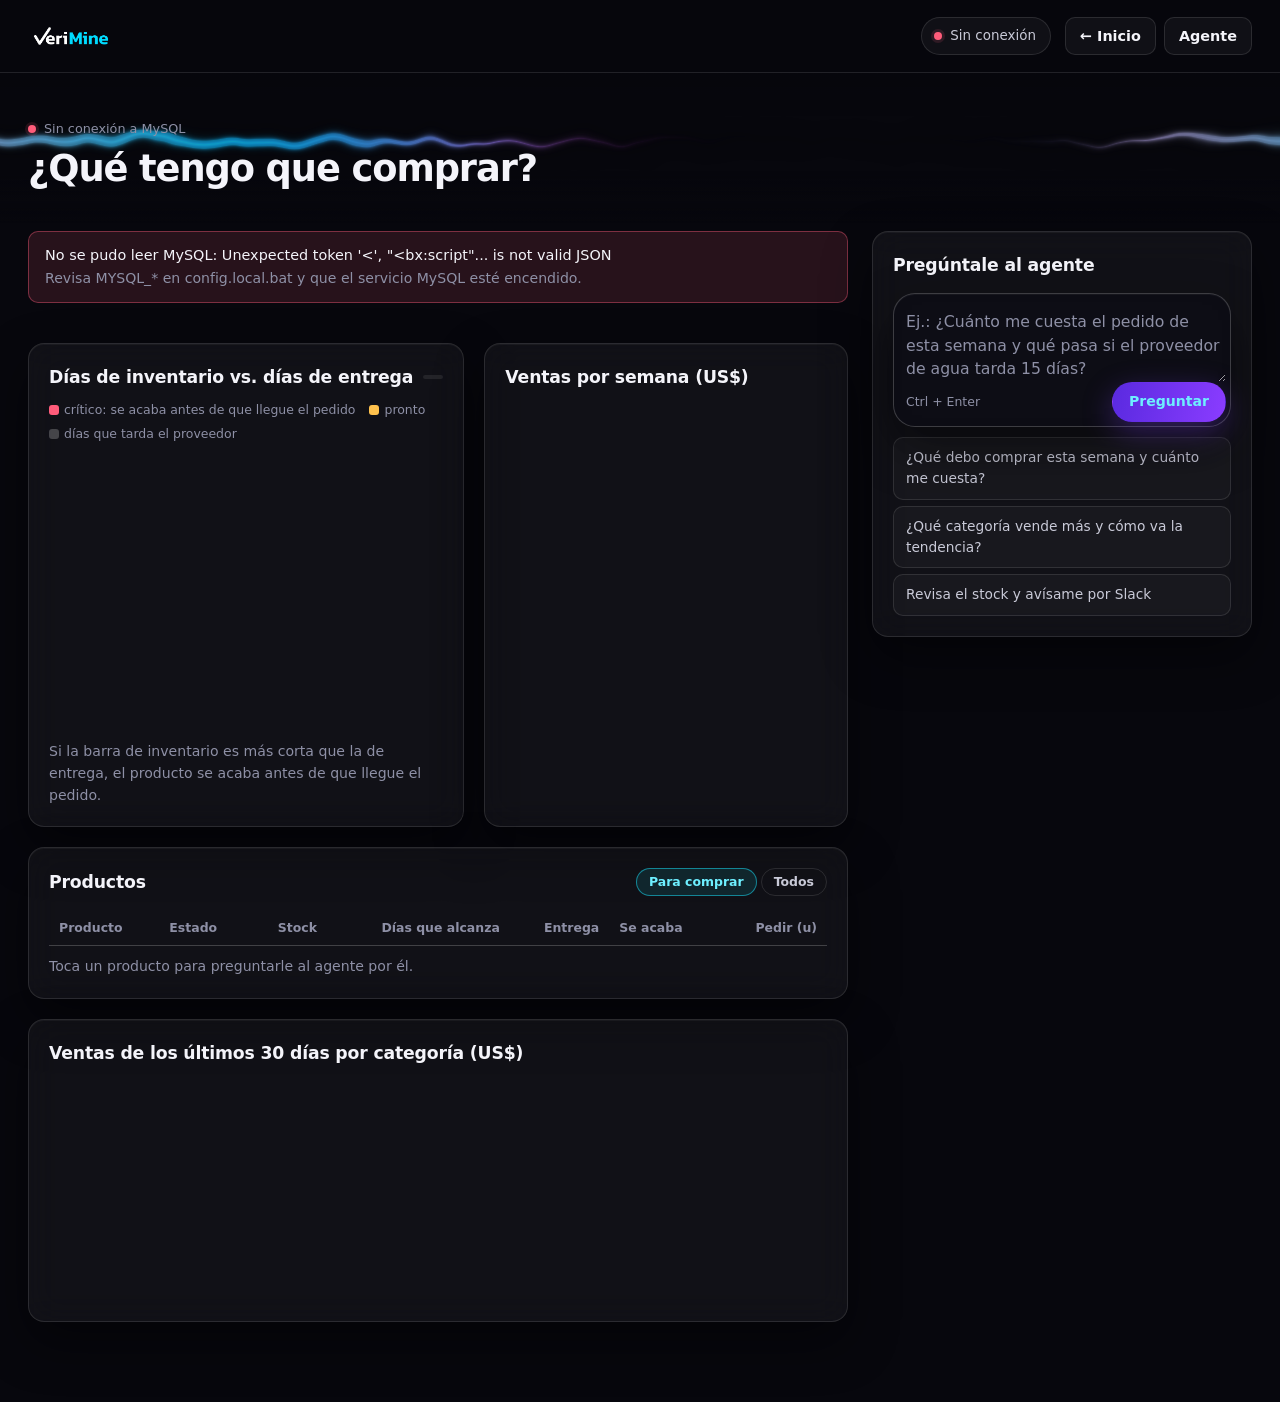
<file: data-miner/www/tablero.html>
<!doctype html>
<html lang="es">
<head>
<meta charset="utf-8"><meta name="viewport" content="width=device-width,initial-scale=1">
<title>VeriMine · Mi inventario</title>
<link rel="icon" href="img/verimine.png">
<link rel="stylesheet" href="css/verimine.css">
<script src="js/chart.umd.js"></script>
<style>
  .cab { position: relative; isolation: isolate; padding: 44px 0 28px }
  .cab .vm-aurora { opacity: .75 }
  .cab .in { position: relative; z-index: 1; max-width: 1360px; margin: 0 auto; padding: 0 28px; display: flex; flex-wrap: wrap; align-items: flex-end; gap: 16px }
  .cab h1 { margin: 0; font-size: clamp(1.7rem, 3vw, 2.3rem); letter-spacing: -.03em; line-height: 1.1; font-weight: 900 }
  .cab p { margin: 6px 0 0; color: var(--txt-2) }
  .cab .acciones { margin-left: auto; display: flex; gap: 10px; flex-wrap: wrap }
  .base { display: inline-flex; align-items: center; gap: 8px; font-size: .8rem; color: var(--mut); margin-bottom: 10px }
  .base i { width: 8px; height: 8px; border-radius: 50%; background: var(--ok); box-shadow: 0 0 0 3px var(--ok-bg) }
  .base.off i { background: var(--bad); box-shadow: 0 0 0 3px var(--bad-bg) }
  @media (max-width: 640px) { .cab { padding: 28px 0 20px } .cab .in { padding: 0 16px } }

  .cuerpo { max-width: 1360px; margin: 0 auto; padding: 8px 28px 80px; display: grid; grid-template-columns: minmax(0, 1fr) 380px; gap: 24px; align-items: start }
  @media (max-width: 1050px) { .cuerpo { grid-template-columns: 1fr; padding: 8px 16px 60px } }
  main { display: flex; flex-direction: column; gap: 20px; min-width: 0 }
  aside { position: sticky; top: 88px; display: flex; flex-direction: column; gap: 14px }
  @media (max-width: 1050px) { aside { position: static } }

  .kpis { display: grid; grid-template-columns: repeat(5, minmax(0, 1fr)); gap: 12px }
  @media (max-width: 900px) { .kpis { grid-template-columns: repeat(2, minmax(0, 1fr)) } }
  .kpi { background: var(--vidrio); border: 1px solid var(--linea); border-radius: var(--r); padding: 16px 18px; box-shadow: var(--sombra) }
  .kpi span { display: block; font-size: .8rem; color: var(--mut) }
  .kpi b { display: block; font-size: 1.85rem; letter-spacing: -.03em; line-height: 1.15; font-variant-numeric: tabular-nums; margin: 2px 0 }
  .kpi small { color: var(--mut); font-size: .76rem }
  .kpi.bad { border-color: rgba(255, 92, 122, .4) } .kpi.bad b { color: var(--bad) }
  .kpi.warn b { color: var(--warn) }
  .kpi.cian b { color: var(--cian-txt) }

  .grid2 { display: grid; grid-template-columns: minmax(0, 1.2fr) minmax(0, 1fr); gap: 20px }
  @media (max-width: 900px) { .grid2 { grid-template-columns: 1fr } }
  .lienzo { position: relative; height: 280px }
  .leyenda { display: flex; flex-wrap: wrap; gap: 4px 14px; margin: -4px 0 10px; font-size: .78rem; color: var(--mut) }
  .leyenda i { display: inline-block; width: 10px; height: 10px; border-radius: 3px; margin-right: 5px; vertical-align: -1px }

  .chip { display: inline-block; font-size: .74rem; font-weight: 700; padding: 3px 9px; border-radius: var(--pill); white-space: nowrap }
  .chip.agotado { background: var(--neg-bg); color: var(--neg) } .chip.critico { background: var(--bad-bg); color: var(--bad) }
  .chip.pronto { background: var(--warn-bg); color: var(--warn) } .chip.ok { background: var(--ok-bg); color: var(--ok) }
  .sku { color: var(--mut); font-size: .78rem }
  .filtro { margin-left: auto; display: flex; gap: 4px }
  .filtro button { border: 1px solid var(--linea); background: transparent; color: var(--txt-2); border-radius: var(--pill); padding: 3px 12px; font-size: .78rem; cursor: pointer }
  .filtro button.on { background: var(--cian-bg); color: var(--cian-txt); border-color: rgba(25, 230, 255, .5) }

  .sug { display: flex; flex-direction: column; gap: 6px; margin-top: 10px }
  .sug button { text-align: left; border: 1px solid var(--linea); background: rgba(255, 255, 255, .03); color: var(--txt-2); border-radius: var(--r-sm); padding: 9px 12px; font-size: .86rem; cursor: pointer; transition: border-color .15s, color .15s }
  .sug button:hover { border-color: rgba(25, 230, 255, .5); color: var(--cian-txt) }
  .resp { white-space: pre-wrap; line-height: 1.55 }
  .slack { white-space: pre-wrap; font-size: .86rem; background: rgba(0, 0, 0, .35); border: 1px solid var(--linea); border-radius: var(--r-sm); padding: 10px; margin-top: 8px }
  .spin-i { width: 16px; height: 16px; border: 2px solid var(--linea-2); border-top-color: var(--cian); border-radius: 50%; animation: girar 1s linear infinite; display: inline-block; vertical-align: -3px; margin-right: 8px }
</style>
</head>
<body>
<div data-nav="tablero"></div>

<header class="cab">
  <div class="vm-aurora" data-aurora='{"color1":"#19e6ff","color2":"#b14bff","brightness":0.9,"speed":0.35,"bandHeight":0.55}'></div>
  <div class="in">
    <div><div class="base" id="pill"><i></i><span id="base">Conectando…</span></div><h1>¿Qué tengo que comprar?</h1><p id="sub">Conectado a tu base MySQL · cargando…</p></div>
  </div>
</header>

<div class="cuerpo">
  <main>
    <div id="msg"></div>
    <div class="kpis" id="kpis"></div>
    <div class="grid2">
      <div class="vm-card"><h2>Días de inventario vs. días de entrega <span class="n" id="nchart"></span></h2>
        <div class="leyenda"><span><i style="background:var(--bad)"></i>crítico: se acaba antes de que llegue el pedido</span><span><i style="background:var(--warn)"></i>pronto</span><span><i style="background:rgba(255,255,255,.22)"></i>días que tarda el proveedor</span></div>
        <div class="lienzo"><canvas id="cDias"></canvas></div>
        <p class="vm-mut" style="margin:8px 0 0">Si la barra de inventario es más corta que la de entrega, el producto se acaba antes de que llegue el pedido.</p></div>
      <div class="vm-card"><h2>Ventas por semana (US$)</h2><div class="lienzo"><canvas id="cSem"></canvas></div>
        <p class="vm-mut" style="margin:8px 0 0" id="semNota"></p></div>
    </div>
    <div class="vm-card">
      <h2>Productos <span class="filtro" id="filtro"><button type="button" data-f="comprar" class="on">Para comprar</button><button type="button" data-f="todos">Todos</button></span></h2>
      <div class="vm-tabla"><table>
        <thead><tr><th>Producto</th><th>Estado</th><th class="n">Stock</th><th class="n">Días que alcanza</th><th class="n">Entrega</th><th>Se acaba</th><th class="n">Pedir (u)</th></tr></thead>
        <tbody id="filas"></tbody></table></div>
      <p class="vm-mut" style="margin:10px 0 0">Toca un producto para preguntarle al agente por él.</p>
    </div>
    <div class="vm-card"><h2>Ventas de los últimos 30 días por categoría (US$)</h2><div class="lienzo" style="height:220px"><canvas id="cCat"></canvas></div></div>
  </main>

  <aside>
    <div class="vm-card">
      <h2>Pregúntale al agente</h2>
      <div class="vm-ask" style="padding:4px 4px 4px 12px"><label class="visualmente-oculto" for="q">Tu pregunta</label><textarea id="q" style="min-height:84px;font-size:.98rem" placeholder="Ej.: ¿Cuánto me cuesta el pedido de esta semana y qué pasa si el proveedor de agua tarda 15 días?"></textarea>
        <div class="pie"><span class="atajo">Ctrl + Enter</span><button class="vm-btn pri sm" id="go" type="button">Preguntar</button></div></div>
      <div class="sug" id="sug">
        <button type="button">¿Qué debo comprar esta semana y cuánto me cuesta?</button>
        <button type="button">¿Qué categoría vende más y cómo va la tendencia?</button>
        <button type="button">Revisa el stock y avísame por Slack</button>
      </div>
    </div>
    <div id="out"></div>
  </aside>
</div>

<script src="js/mock.js"></script>
<script src="js/ui.js?v=2"></script>
<script src="js/aurora.js"></script>
<script>
const { $, esc, estado } = VM;
const n0 = v => Math.round(+v || 0).toLocaleString('es-SV');
const usd = v => '$' + (+v || 0).toLocaleString('es-SV', { maximumFractionDigits: 0 });
const meses = ['ene', 'feb', 'mar', 'abr', 'may', 'jun', 'jul', 'ago', 'sep', 'oct', 'nov', 'dic'];
const fcorta = iso => /^\d{4}-\d{2}-\d{2}/.test(iso || '') ? (+iso.slice(8, 10)) + ' ' + meses[+iso.slice(5, 7) - 1] : (iso || '');
const css = v => getComputedStyle(document.documentElement).getPropertyValue(v).trim();
const claseEstado = e => ({ 'agotado': 'agotado', 'crítico': 'critico', 'pronto': 'pronto' }[e] || 'ok');
let datos = null, filtro = 'comprar', graficos = {};

async function cargar(recalcular) {
  try {
    const d = await (await fetch('api/tablero.bxm' + (recalcular ? '?recalcular=1' : ''))).json();
    if (!d.ok) throw new Error(d.error || 'Sin datos');
    datos = d; $('#msg').innerHTML = ''; $('#pill').classList.remove('off'); $('#base').textContent = d.base; estado('MySQL conectado');
    dibujar();
  } catch (e) {
    $('#pill').classList.add('off'); $('#base').textContent = 'Sin conexión a MySQL'; estado('Sin conexión', 'error');
    $('#msg').innerHTML = `<div class="vm-aviso err">No se pudo leer MySQL: ${esc(e.message)}<br><span class="vm-mut">Revisa MYSQL_* en config.local.bat y que el servicio MySQL esté encendido.</span></div>`;
    $('#sub').textContent = '';
  }
}

function dibujar() {
  const d = datos, k = d.kpi || {}, m = d.dinero || {};
  $('#sub').innerHTML = `Ventas hasta el <b>${esc(fcorta(k.fecha_corte))}</b> · pronóstico actualizado ${esc((k.actualizado || '').slice(0, 16))}`;
  const ult4 = (d.semanas || []).slice(-5, -1).reduce((a, s) => a + (+s.ventas || 0), 0);
  $('#kpis').innerHTML = [
    ['bad', 'Comprar hoy', n0(+k.agotados + +k.criticos), `${n0(k.agotados)} agotado${+k.agotados === 1 ? '' : 's'} · ${n0(k.criticos)} crítico${+k.criticos === 1 ? '' : 's'}`],
    ['warn', 'Comprar pronto', n0(k.pronto), 'se acaban la semana después de la entrega'],
    ['', 'Sin problema', n0(k.ok), `de ${n0(k.productos)} productos`],
    ['cian', 'Costo del pedido sugerido', usd(m.costo_pedido), `${n0(k.unidades_pedir)} unidades`],
    ['', 'Valor del inventario', usd(m.valor_inventario), ult4 ? `ventas 4 semanas: ${usd(ult4)}` : 'a costo']
  ].map(([c, t, v, s]) => `<div class="kpi ${c}"><span>${t}</span><b>${v}</b><small>${s}</small></div>`).join('');
  tabla();
  graficar();
}

function tabla() {
  const P = (datos.productos || []).filter(p => filtro === 'todos' || p.estado !== 'ok');
  $('#filas').innerHTML = P.map(p => {
    const dias = +p.dias_restantes, pedir = +p.pedir_unidades, margen = Math.round(dias - +p.dias_entrega);
    return `<tr data-p="${esc(p.producto)}"><td><b>${esc(p.producto)}</b><div class="sku">${esc(p.sku)}</div></td>
      <td><span class="chip ${claseEstado(p.estado)}">${esc(p.estado)}</span></td>
      <td class="n">${n0(p.stock)}</td><td class="n">${p.estado === 'agotado' ? '—' : n0(dias)}</td><td class="n">${n0(p.dias_entrega)} d</td>
      <td>${p.estado === 'agotado' ? 'ya' : esc(fcorta(p.fecha_agotamiento))}</td><td class="n">${pedir ? `<b>${n0(pedir)}</b>` : `<span class="vm-mut">${margen > 0 ? 'en ' + margen + ' d' : 'hoy'}</span>`}</td></tr>`;
  }).join('') || '<tr><td colspan="7" class="vm-mut">Nada que comprar por ahora.</td></tr>';
  document.querySelectorAll('#filas tr[data-p]').forEach(tr => tr.onclick = () => {
    $('#q').value = `Explícame el pronóstico de ${tr.dataset.p}: por qué se acaba en esa fecha, cuánto pedir y qué pasa si el proveedor se atrasa.`;
    $('#q').focus();
  });
}

function graficar() {
  Object.values(graficos).forEach(g => g.destroy());
  const txt = css('--mut'), grid = 'rgba(255,255,255,.08)', cian = css('--cian'), vio = css('--vio-2');
  Chart.defaults.color = txt; Chart.defaults.borderColor = grid;
  Chart.defaults.font.family = getComputedStyle(document.body).fontFamily;
  const P = (datos.productos || []).filter(p => p.estado !== 'ok' && p.estado !== 'sin ventas').slice(0, 10);
  $('#nchart').textContent = P.length ? P.length + ' productos en riesgo' : '';
  const colorEstado = p => p.estado === 'pronto' ? css('--warn') : p.estado === 'agotado' ? 'rgba(255,255,255,.55)' : css('--bad');
  graficos.dias = new Chart($('#cDias'), {
    type: 'bar',
    data: { labels: P.map(p => p.producto), datasets: [
      { label: 'Días que alcanza el inventario', data: P.map(p => +p.dias_restantes), backgroundColor: P.map(colorEstado), borderRadius: 4, barPercentage: .8, categoryPercentage: .7 },
      { label: 'Días que tarda el proveedor', data: P.map(p => +p.dias_entrega), backgroundColor: 'rgba(255,255,255,.22)', borderRadius: 4, barPercentage: .8, categoryPercentage: .7 } ] },
    options: { indexAxis: 'y', maintainAspectRatio: false, plugins: { legend: { display: false } },
      scales: { x: { title: { display: true, text: 'días' }, grid: { color: grid } }, y: { grid: { display: false } } } }
  });
  const S = datos.semanas || [];
  $('#semNota').textContent = S.length ? `La última semana (desde el ${fcorta(S[S.length - 1].semana)}) va en curso.` : '';
  const ctx = $('#cSem').getContext('2d'), gr = ctx.createLinearGradient(0, 0, 0, 280); gr.addColorStop(0, 'rgba(25,230,255,.35)'); gr.addColorStop(1, 'rgba(25,230,255,0)');
  graficos.sem = new Chart($('#cSem'), {
    type: 'line',
    data: { labels: S.map(s => fcorta(s.semana)), datasets: [{ label: 'Ventas', data: S.map(s => +s.ventas), borderColor: cian, backgroundColor: gr, fill: true,
      pointRadius: 3, pointBackgroundColor: cian, tension: .3, segment: { borderDash: c => c.p1DataIndex === S.length - 1 ? [5, 4] : undefined } }] },
    options: { maintainAspectRatio: false, plugins: { legend: { display: false }, tooltip: { callbacks: { label: c => usd(c.raw) } } },
      scales: { y: { beginAtZero: true, ticks: { callback: v => usd(v) }, grid: { color: grid } }, x: { grid: { display: false } } } }
  });
  const C = datos.categorias || [];
  graficos.cat = new Chart($('#cCat'), {
    type: 'bar',
    data: { labels: C.map(c => c.categoria), datasets: [{ label: 'Ventas', data: C.map(c => +c.ventas), backgroundColor: vio, borderRadius: 6, maxBarThickness: 48 }] },
    options: { maintainAspectRatio: false, plugins: { legend: { display: false }, tooltip: { callbacks: { label: c => usd(c.raw) } } },
      scales: { y: { beginAtZero: true, ticks: { callback: v => usd(v) }, grid: { color: grid } }, x: { grid: { display: false } } } }
  });
}

document.querySelectorAll('#filtro button').forEach(b => b.onclick = () => {
  filtro = b.dataset.f;
  document.querySelectorAll('#filtro button').forEach(x => x.classList.toggle('on', x === b));
  if (datos) tabla();
});

// El agente recibe el contexto de la base para que use las tools de MySQL y no los archivos de ejemplo
const CONTEXTO = 'Contexto: trabaja con la base MySQL de la empresa (tools mysql_esquema, mysql_importar y alerta_stock; el pronóstico de inventario está en la tabla pronostico_stock de MySQL). Pregunta: ';
async function preguntar() {
  const q = $('#q').value.trim(); if (!q) { $('#q').focus(); return; }
  $('#go').disabled = true; estado('El equipo está trabajando…', 'trabajando');
  $('#out').innerHTML = '<div class="vm-card vm-msg"><div class="vm-spin"></div>El equipo de agentes está trabajando…</div>';
  try {
    const d = await (await fetch('api/mision.bxm', { method: 'POST', headers: { 'Content-Type': 'application/json' }, body: JSON.stringify({ pedido: CONTEXTO + q }) })).json();
    if (d.error) throw new Error(d.error);
    const H = d.hechos || [];
    $('#out').innerHTML = `<div class="vm-card"><h2>Respuesta <span class="n">${esc(d.provider || '')}</span></h2><div class="resp">${esc(d.respuesta)}</div>
      ${H.map(h => `<div class="vm-hecho ${h.verificado ? '' : 'no'}" style="margin-top:10px"><span class="vm-tag ${h.verificado ? 'ok' : 'no'}">${h.verificado ? '✓ Verificado' : '✗ Sin verificar'}</span>${esc(h.afirmacion)}<code>${esc(h.sql)}</code></div>`).join('')}
      ${(d.interpretaciones || []).map(i => `<div class="vm-hecho it" style="margin-top:10px"><span class="vm-tag it">Interpretación</span>${esc(i)}</div>`).join('')}
      ${(d.graficos || []).length ? '<p style="margin:12px 0 0"><a class="vm-btn vidrio sm" href="api/informe.bxm" target="_blank">Informe con gráficas</a></p>' : ''}</div>`;
    cargar(false);   // si el agente recalculó o avisó, el tablero muestra lo nuevo
  } catch (e) { $('#out').innerHTML = `<div class="vm-aviso err">No se pudo responder: ${esc(e.message)}</div>`; }
  $('#go').disabled = false; estado('MySQL conectado');
}
$('#go').onclick = preguntar;
$('#q').addEventListener('keydown', e => { if (e.key === 'Enter' && (e.ctrlKey || e.metaKey)) preguntar(); });
document.querySelectorAll('#sug button').forEach(b => b.onclick = () => { $('#q').value = b.textContent; preguntar(); });

cargar(false);
</script>
</body>
</html>
</file>
<file: data-miner/www/css/verimine.css>
/* VeriMine · sistema visual de la plataforma interna (app.html y tablero.html)
   Solo modo oscuro. Tokens → componentes compartidos. Cada página agrega su propio layout. */
@import url('https://api.fontshare.com/v2/css?f[]=satoshi@400,500,700,900&display=swap');

:root {
  --bg: #07070d;
  --bg-2: #0d0d17;
  --vidrio: rgba(255, 255, 255, .045);
  --vidrio-2: rgba(255, 255, 255, .08);
  --linea: rgba(255, 255, 255, .11);
  --linea-2: rgba(255, 255, 255, .2);
  --txt: #f4f4fa;
  --txt-2: #c9cad8;
  --mut: #8e90a6;
  --cian: #19e6ff;
  --cian-txt: #6eefff;
  --cian-bg: rgba(25, 230, 255, .1);
  --vio: #7b3ff2;
  --vio-2: #b14bff;
  --vio-bg: rgba(123, 63, 242, .16);
  --ok: #3fe3a4; --ok-bg: rgba(63, 227, 164, .12);
  --bad: #ff5c7a; --bad-bg: rgba(255, 92, 122, .13);
  --warn: #ffc24d; --warn-bg: rgba(255, 194, 77, .13);
  --neg: #e8e8f0; --neg-bg: rgba(255, 255, 255, .14);
  --r-xl: 22px; --r: 16px; --r-sm: 10px; --pill: 999px;
  --sombra: 0 1px 0 rgba(255, 255, 255, .04) inset, 0 20px 50px rgba(0, 0, 0, .45);
  --brillo: 0 0 0 1px rgba(25, 230, 255, .25), 0 0 28px rgba(25, 230, 255, .18);
  --fuente: "Satoshi", ui-sans-serif, system-ui, -apple-system, "Segoe UI", Roboto, sans-serif;
  --mono: ui-monospace, "SF Mono", "Cascadia Code", Consolas, monospace;
  color-scheme: dark;
}
* { box-sizing: border-box }
html { scroll-behavior: smooth }
body { margin: 0; font: 15px/1.55 var(--fuente); background: var(--bg); color: var(--txt); -webkit-font-smoothing: antialiased; overflow-x: hidden }
a { color: inherit; text-decoration: none }
button, textarea, input { font: inherit; color: inherit }
code { font-family: var(--mono); font-size: .86em }
:focus-visible { outline: 2px solid var(--cian); outline-offset: 2px; border-radius: 6px }
[hidden] { display: none !important }
.visualmente-oculto { position: absolute; width: 1px; height: 1px; overflow: hidden; clip: rect(0 0 0 0) }

/* ---------- Barra de la plataforma (ya adentro) ---------- */
.vm-nav { position: sticky; top: 0; z-index: 20; background: rgba(7, 7, 13, .72); backdrop-filter: blur(14px); -webkit-backdrop-filter: blur(14px); border-bottom: 1px solid var(--linea) }
.vm-nav-in { max-width: 1360px; margin: 0 auto; padding: 0 28px; height: 72px; display: flex; align-items: center; gap: 16px }
.vm-logo { display: flex; align-items: center }
.vm-logo img { height: 30px; width: auto; display: block }
.vm-nav-r { margin-left: auto; display: flex; align-items: center; gap: 8px }
.vm-estado { display: inline-flex; align-items: center; gap: 8px; height: 38px; padding: 0 14px 0 12px; border-radius: var(--pill); border: 1px solid var(--linea); background: var(--vidrio); font-size: .84rem; color: var(--txt-2); max-width: 260px; white-space: nowrap; overflow: hidden; text-overflow: ellipsis; margin-right: 6px }
.vm-estado i { flex: none; width: 8px; height: 8px; border-radius: 50%; background: var(--ok); box-shadow: 0 0 0 3px var(--ok-bg) }
.vm-estado.trabajando i { background: var(--cian); box-shadow: 0 0 0 3px var(--cian-bg); animation: latido 1.1s ease-in-out infinite }
.vm-estado.error i { background: var(--bad); box-shadow: 0 0 0 3px var(--bad-bg) }
@keyframes latido { 50% { opacity: .35 } }
.vm-navbtn { display: inline-flex; align-items: center; height: 38px; padding: 0 14px; border-radius: var(--r-sm); border: 1px solid var(--linea); background: var(--vidrio); color: var(--txt); font-size: .9rem; font-weight: 700; white-space: nowrap; transition: border-color .15s, color .15s, background .15s }
.vm-navbtn:hover { border-color: rgba(25, 230, 255, .5); color: var(--cian-txt); background: var(--cian-bg) }
@media (max-width: 720px) {
  .vm-nav-in { padding: 0 16px; height: 64px; gap: 10px }
  .vm-estado { max-width: 150px }
}
@media (max-width: 480px) { .vm-estado { display: none } }

/* ---------- Botones ---------- */
.vm-btn { display: inline-flex; align-items: center; justify-content: center; gap: 8px; padding: 12px 24px; border-radius: var(--pill); font-weight: 700; font-size: .98rem; border: 1px solid transparent; cursor: pointer; white-space: nowrap; transition: transform .1s, filter .15s, border-color .15s, background .15s, box-shadow .2s }
.vm-btn:active { transform: translateY(1px) }
.vm-btn.pri { background: linear-gradient(100deg, #5a2ae0, #8a3cff); color: var(--cian-txt); box-shadow: 0 10px 30px rgba(123, 63, 242, .35) }
.vm-btn.pri:hover { filter: brightness(1.1) }
.vm-btn.vidrio { background: rgba(255, 255, 255, .07); border-color: var(--linea-2); color: #fff; backdrop-filter: blur(10px); box-shadow: 0 0 0 1px rgba(255, 255, 255, .06) inset }
.vm-btn.vidrio:hover { border-color: rgba(255, 255, 255, .45); background: rgba(255, 255, 255, .11) }
.vm-btn.sm { padding: 8px 16px; font-size: .88rem; font-weight: 700 }
.vm-btn.lnk { background: none; border: 0; color: var(--cian-txt); padding: 6px 4px; font-weight: 700 }
.vm-btn:disabled { opacity: .55; cursor: wait; filter: none; transform: none }

/* ---------- Tarjetas de vidrio ---------- */
.vm-card { background: var(--vidrio); border: 1px solid var(--linea); border-radius: var(--r); padding: 20px; box-shadow: var(--sombra); backdrop-filter: blur(16px); -webkit-backdrop-filter: blur(16px); min-width: 0 }
.vm-card.alta { border-color: rgba(25, 230, 255, .3); box-shadow: var(--sombra), var(--brillo) }
.vm-card h2 { margin: 0 0 14px; font-size: 1.08rem; font-weight: 700; letter-spacing: -.01em; display: flex; align-items: center; gap: 8px 10px; flex-wrap: wrap }
.vm-card h2 .n { margin-left: auto; font-size: .78rem; font-weight: 700; color: var(--mut); background: var(--vidrio-2); border-radius: var(--pill); padding: 2px 10px; white-space: nowrap }
.vm-mut { color: var(--mut); font-size: .88rem }
.vm-mut b { color: var(--txt-2); font-weight: 700 }

/* ---------- Etiquetas ---------- */
.vm-tag { display: inline-flex; align-items: center; gap: 5px; font-size: .72rem; font-weight: 700; padding: 3px 9px; border-radius: 6px; letter-spacing: .01em; white-space: nowrap; vertical-align: 1px }
.vm-tag.ok { background: var(--ok-bg); color: var(--ok) } .vm-tag.no { background: var(--bad-bg); color: var(--bad) }
.vm-tag.it { background: var(--warn-bg); color: var(--warn) } .vm-tag.vio { background: var(--vio-bg); color: #cfb3ff }
.vm-tag.cian { background: var(--cian-bg); color: var(--cian-txt) } .vm-tag.neg { background: var(--neg-bg); color: var(--neg) }
.vm-tag.gris { background: var(--vidrio-2); color: var(--txt-2) }

/* ---------- Chips (preguntas sugeridas) ---------- */
.vm-chips { display: flex; flex-wrap: wrap; gap: 8px }
.vm-chips button { background: rgba(255, 255, 255, .05); border: 1px solid var(--linea); color: var(--txt-2); padding: 8px 14px; border-radius: var(--pill); font-size: .86rem; cursor: pointer; text-align: left; transition: border-color .15s, color .15s, background .15s }
.vm-chips button:hover { border-color: rgba(25, 230, 255, .5); color: var(--cian-txt); background: var(--cian-bg) }

/* ---------- Caja de pregunta ---------- */
.vm-ask { background: rgba(10, 10, 18, .72); border: 1px solid var(--linea-2); border-radius: var(--r-xl); padding: 8px 8px 8px 18px; backdrop-filter: blur(18px); -webkit-backdrop-filter: blur(18px); box-shadow: var(--sombra); transition: border-color .15s, box-shadow .2s }
.vm-ask:focus-within { border-color: rgba(25, 230, 255, .6); box-shadow: var(--sombra), var(--brillo) }
.vm-ask textarea { width: 100%; min-height: 60px; padding: 12px 0; border: 0; outline: 0; background: transparent; font-size: 1.05rem; line-height: 1.5; resize: vertical; display: block }
.vm-ask textarea::placeholder { color: var(--mut) }
.vm-ask .pie { display: flex; align-items: center; gap: 12px; flex-wrap: wrap }
.vm-ask .pie .atajo { font-size: .78rem; color: var(--mut) }
.vm-ask .pie .vm-btn { margin-left: auto }

/* ---------- Tablas de datos ---------- */
.vm-tabla { overflow-x: auto }
.vm-tabla table { width: 100%; border-collapse: collapse; font-size: .9rem; font-variant-numeric: tabular-nums }
.vm-tabla th { text-align: left; font-size: .78rem; color: var(--mut); font-weight: 700; padding: 8px 10px; border-bottom: 1px solid var(--linea-2) }
.vm-tabla td { padding: 10px; border-bottom: 1px solid var(--linea); vertical-align: middle }
.vm-tabla td.n, .vm-tabla th.n { text-align: right }
.vm-tabla tbody tr[data-p] { cursor: pointer } .vm-tabla tbody tr[data-p]:hover { background: var(--vidrio) }

/* ---------- Hechos, interpretaciones, pasos ---------- */
.vm-hecho { border: 1px solid var(--linea); border-left: 3px solid var(--ok); border-radius: var(--r-sm); padding: 12px 14px; margin: 0 0 10px; background: rgba(255, 255, 255, .03) }
.vm-hecho.no { border-left-color: var(--bad) }
.vm-hecho.it { border-left-color: var(--warn) }
.vm-hecho .vm-tag { margin-right: 8px }
.vm-hecho code { display: block; color: var(--mut); font-size: .78rem; margin-top: 8px; white-space: pre-wrap; word-break: break-word; background: rgba(0, 0, 0, .35); border-radius: 8px; padding: 8px 10px }
.vm-hecho code .nota { color: var(--bad) }
.vm-paso { display: flex; gap: 12px; padding: 8px 0; font-size: .84rem; position: relative }
.vm-paso .ico { width: 30px; height: 30px; flex: none; border-radius: 9px; display: grid; place-items: center; background: var(--vidrio-2); font-size: .9rem; position: relative; z-index: 1 }
.vm-paso:not(:last-child)::before { content: ""; position: absolute; left: 14.5px; top: 38px; bottom: -8px; width: 1px; background: var(--linea) }
.vm-paso > div:last-child { min-width: 0; flex: 1 }
.vm-paso code { color: var(--txt-2); white-space: pre-wrap; word-break: break-word; font-size: .8rem }

/* ---------- Estados de carga y error ---------- */
.vm-spin { width: 22px; height: 22px; flex: none; border-radius: 50%; border: 3px solid rgba(25, 230, 255, .18); border-top-color: var(--cian); animation: girar .8s linear infinite }
@keyframes girar { to { transform: rotate(360deg) } }
.vm-msg { display: flex; align-items: center; gap: 14px }
.vm-err { border-color: rgba(255, 92, 122, .45); background: var(--bad-bg); color: #ffd3dc }
.vm-aviso { padding: 12px 16px; border-radius: var(--r-sm); background: var(--warn-bg); border: 1px solid rgba(255, 194, 77, .3); color: var(--txt); font-size: .9rem }
.vm-aviso.err { background: var(--bad-bg); border-color: rgba(255, 92, 122, .4) }
.vm-aviso.ok { background: var(--ok-bg); border-color: rgba(63, 227, 164, .35) }

/* ---------- Aurora (fondo del hero interno) ---------- */
.vm-aurora { position: absolute; inset: 0; overflow: hidden; pointer-events: none; z-index: 0;
  background: radial-gradient(60% 50% at 30% 35%, rgba(123, 63, 242, .28), transparent 70%), radial-gradient(45% 40% at 75% 60%, rgba(25, 230, 255, .14), transparent 70%) }
.vm-aurora.aurora-on { background: none }
.vm-aurora::after { content: ""; position: absolute; inset: 0; background: linear-gradient(to bottom, rgba(7, 7, 13, .15), rgba(7, 7, 13, 0) 30%, rgba(7, 7, 13, 0) 65%, var(--bg)) }

details > summary { cursor: pointer; list-style: none } details > summary::-webkit-details-marker { display: none }
details > summary h2 { margin: 0 } details[open] > summary { margin-bottom: 14px }
details > summary h2::before { content: ""; width: 7px; height: 7px; border-right: 2px solid var(--mut); border-bottom: 2px solid var(--mut); transform: rotate(-45deg); transition: transform .15s; margin-right: 4px }
details[open] > summary h2::before { transform: rotate(45deg) }

@media (prefers-reduced-motion: reduce) { html { scroll-behavior: auto } *, *::before, *::after { animation-duration: .01ms !important; transition-duration: .01ms !important } }
</file>
